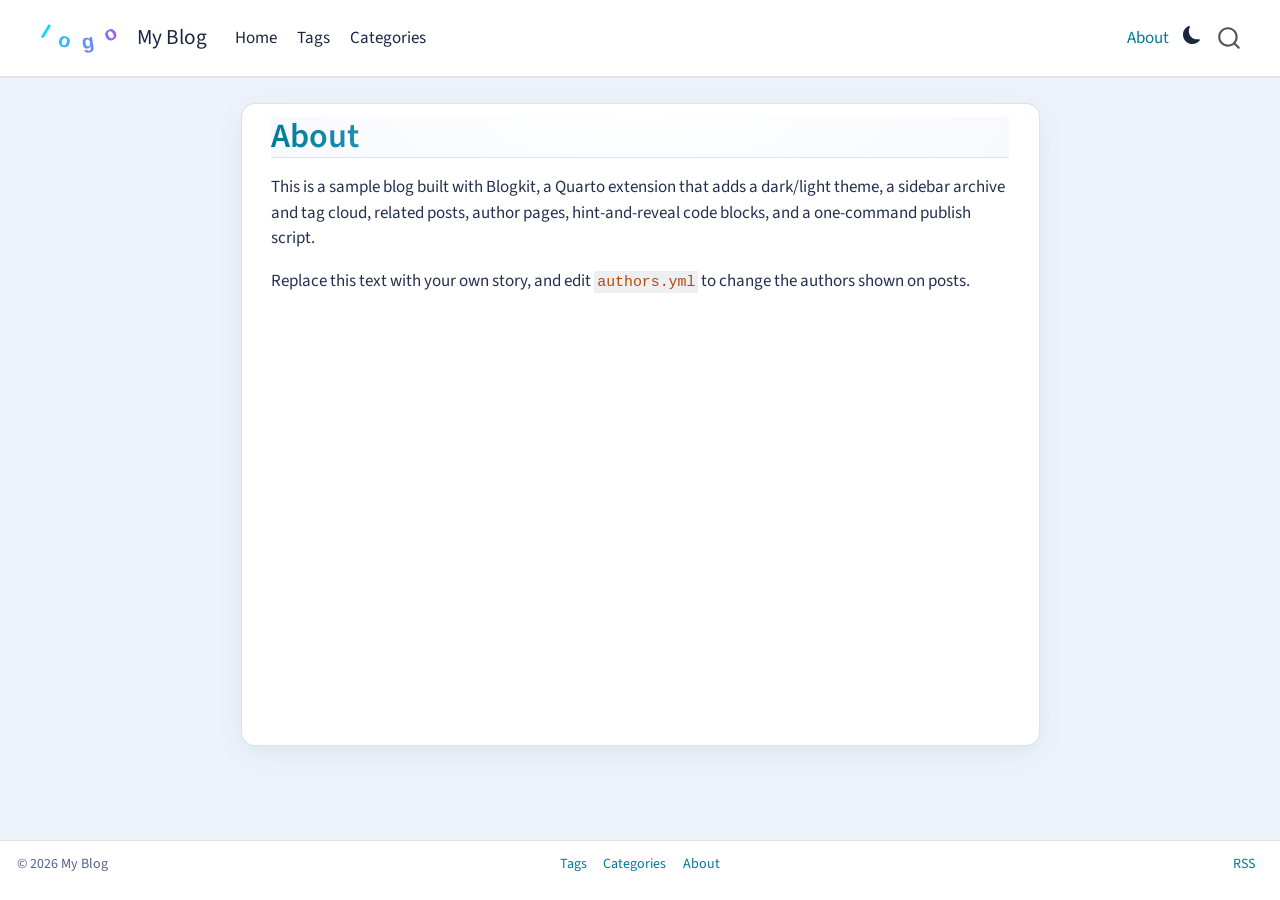
<file: docs/about.html>
<!DOCTYPE html>
<html xmlns="http://www.w3.org/1999/xhtml" lang="en" xml:lang="en"><head>

<meta charset="utf-8">
<meta name="generator" content="quarto-1.9.38">

<meta name="viewport" content="width=device-width, initial-scale=1.0, user-scalable=yes">


<title>About – My Blog</title>
<style>
/* Default styles provided by pandoc.
** See https://pandoc.org/MANUAL.html#variables-for-html for config info.
*/
code{white-space: pre-wrap;}
span.smallcaps{font-variant: small-caps;}
div.columns{display: flex; gap: min(4vw, 1.5em);}
div.column{flex: auto; overflow-x: auto;}
div.hanging-indent{margin-left: 1.5em; text-indent: -1.5em;}
ul.task-list{list-style: none;}
ul.task-list li input[type="checkbox"] {
  width: 0.8em;
  margin: 0 0.8em 0.2em -1em; /* quarto-specific, see https://github.com/quarto-dev/quarto-cli/issues/4556 */ 
  vertical-align: middle;
}
</style>


<script src="site_libs/quarto-nav/quarto-nav.js"></script>
<script src="site_libs/quarto-nav/headroom.min.js"></script>
<script src="site_libs/clipboard/clipboard.min.js"></script>
<script src="site_libs/quarto-search/autocomplete.umd.js"></script>
<script src="site_libs/quarto-search/fuse.min.js"></script>
<script src="site_libs/quarto-search/quarto-search.js"></script>
<meta name="quarto:offset" content="./">
<script src="site_libs/quarto-html/quarto.js" type="module"></script>
<script src="site_libs/quarto-html/tabsets/tabsets.js" type="module"></script>
<script src="site_libs/quarto-html/popper.min.js"></script>
<script src="site_libs/quarto-html/tippy.umd.min.js"></script>
<script src="site_libs/quarto-html/anchor.min.js"></script>
<link href="site_libs/quarto-html/tippy.css" rel="stylesheet">
<link href="site_libs/quarto-html/quarto-syntax-highlighting-de63f62b328812d8e578a4d74e282472.css" rel="stylesheet" class="quarto-color-scheme" id="quarto-text-highlighting-styles">
<link href="site_libs/quarto-html/quarto-syntax-highlighting-dark-ccafe2c99a4564d55934ca8539ca9f46.css" rel="stylesheet" class="quarto-color-scheme quarto-color-alternate" id="quarto-text-highlighting-styles">
<link href="site_libs/quarto-html/quarto-syntax-highlighting-de63f62b328812d8e578a4d74e282472.css" rel="stylesheet" class="quarto-color-scheme-extra" id="quarto-text-highlighting-styles">
<script src="site_libs/bootstrap/bootstrap.min.js"></script>
<link href="site_libs/bootstrap/bootstrap-icons.css" rel="stylesheet">
<link href="site_libs/bootstrap/bootstrap-1f7249002a96980cd454805216f9e3b3.min.css" rel="stylesheet" append-hash="true" class="quarto-color-scheme" id="quarto-bootstrap" data-mode="light">
<link href="site_libs/bootstrap/bootstrap-dark-de4fa3b7647c5fefd9d59d6b8dfc486f.min.css" rel="stylesheet" append-hash="true" class="quarto-color-scheme quarto-color-alternate" id="quarto-bootstrap" data-mode="dark">
<link href="site_libs/bootstrap/bootstrap-1f7249002a96980cd454805216f9e3b3.min.css" rel="stylesheet" append-hash="true" class="quarto-color-scheme-extra" id="quarto-bootstrap" data-mode="light">
<script id="quarto-search-options" type="application/json">{
  "location": "navbar",
  "copy-button": false,
  "collapse-after": 3,
  "panel-placement": "end",
  "type": "overlay",
  "limit": 50,
  "keyboard-shortcut": [
    "f",
    "/",
    "s"
  ],
  "show-item-context": false,
  "language": {
    "search-no-results-text": "No results",
    "search-matching-documents-text": "matching documents",
    "search-copy-link-title": "Copy link to search",
    "search-hide-matches-text": "Hide additional matches",
    "search-more-match-text": "more match in this document",
    "search-more-matches-text": "more matches in this document",
    "search-clear-button-title": "Clear",
    "search-text-placeholder": "",
    "search-detached-cancel-button-title": "Cancel",
    "search-submit-button-title": "Submit",
    "search-label": "Search"
  }
}</script>


<link rel="stylesheet" href="site_libs/quarto-contrib/quarto-project/blogkit/styles.css">
</head>

<body class="nav-fixed fullcontent quarto-light"><script id="quarto-html-before-body" type="application/javascript">
    const toggleBodyColorMode = (bsSheetEl) => {
      const mode = bsSheetEl.getAttribute("data-mode");
      const bodyEl = window.document.querySelector("body");
      if (mode === "dark") {
        bodyEl.classList.add("quarto-dark");
        bodyEl.classList.remove("quarto-light");
      } else {
        bodyEl.classList.add("quarto-light");
        bodyEl.classList.remove("quarto-dark");
      }
    }
    const toggleBodyColorPrimary = () => {
      const bsSheetEl = window.document.querySelector("link#quarto-bootstrap:not([rel=disabled-stylesheet])");
      if (bsSheetEl) {
        toggleBodyColorMode(bsSheetEl);
      }
    }
    const setColorSchemeToggle = (alternate) => {
      const toggles = window.document.querySelectorAll('.quarto-color-scheme-toggle');
      for (let i=0; i < toggles.length; i++) {
        const toggle = toggles[i];
        if (toggle) {
          if (alternate) {
            toggle.classList.add("alternate");
          } else {
            toggle.classList.remove("alternate");
          }
        }
      }
    };
    const toggleColorMode = (alternate) => {
      // Switch the stylesheets
      const primaryStylesheets = window.document.querySelectorAll('link.quarto-color-scheme:not(.quarto-color-alternate)');
      const alternateStylesheets = window.document.querySelectorAll('link.quarto-color-scheme.quarto-color-alternate');
      manageTransitions('#quarto-margin-sidebar .nav-link', false);
      if (alternate) {
        // note: dark is layered on light, we don't disable primary!
        enableStylesheet(alternateStylesheets);
        for (const sheetNode of alternateStylesheets) {
          if (sheetNode.id === "quarto-bootstrap") {
            toggleBodyColorMode(sheetNode);
          }
        }
      } else {
        disableStylesheet(alternateStylesheets);
        enableStylesheet(primaryStylesheets)
        toggleBodyColorPrimary();
      }
      manageTransitions('#quarto-margin-sidebar .nav-link', true);
      // Switch the toggles
      setColorSchemeToggle(alternate)
      // Hack to workaround the fact that safari doesn't
      // properly recolor the scrollbar when toggling (#1455)
      if (navigator.userAgent.indexOf('Safari') > 0 && navigator.userAgent.indexOf('Chrome') == -1) {
        manageTransitions("body", false);
        window.scrollTo(0, 1);
        setTimeout(() => {
          window.scrollTo(0, 0);
          manageTransitions("body", true);
        }, 40);
      }
    }
    const disableStylesheet = (stylesheets) => {
      for (let i=0; i < stylesheets.length; i++) {
        const stylesheet = stylesheets[i];
        stylesheet.rel = 'disabled-stylesheet';
      }
    }
    const enableStylesheet = (stylesheets) => {
      for (let i=0; i < stylesheets.length; i++) {
        const stylesheet = stylesheets[i];
        if(stylesheet.rel !== 'stylesheet') { // for Chrome, which will still FOUC without this check
          stylesheet.rel = 'stylesheet';
        }
      }
    }
    const manageTransitions = (selector, allowTransitions) => {
      const els = window.document.querySelectorAll(selector);
      for (let i=0; i < els.length; i++) {
        const el = els[i];
        if (allowTransitions) {
          el.classList.remove('notransition');
        } else {
          el.classList.add('notransition');
        }
      }
    }
    const isFileUrl = () => {
      return window.location.protocol === 'file:';
    }
    const hasAlternateSentinel = () => {
      let styleSentinel = getColorSchemeSentinel();
      if (styleSentinel !== null) {
        return styleSentinel === "alternate";
      } else {
        return false;
      }
    }
    const setStyleSentinel = (alternate) => {
      const value = alternate ? "alternate" : "default";
      if (!isFileUrl()) {
        window.localStorage.setItem("quarto-color-scheme", value);
      } else {
        localAlternateSentinel = value;
      }
    }
    const getColorSchemeSentinel = () => {
      if (!isFileUrl()) {
        const storageValue = window.localStorage.getItem("quarto-color-scheme");
        return storageValue != null ? storageValue : localAlternateSentinel;
      } else {
        return localAlternateSentinel;
      }
    }
    const toggleGiscusIfUsed = (isAlternate, darkModeDefault) => {
      const baseTheme = document.querySelector('#giscus-base-theme')?.value ?? 'light';
      const alternateTheme = document.querySelector('#giscus-alt-theme')?.value ?? 'dark';
      let newTheme = '';
      if(authorPrefersDark) {
        newTheme = isAlternate ? baseTheme : alternateTheme;
      } else {
        newTheme = isAlternate ? alternateTheme : baseTheme;
      }
      const changeGiscusTheme = () => {
        // From: https://github.com/giscus/giscus/issues/336
        const sendMessage = (message) => {
          const iframe = document.querySelector('iframe.giscus-frame');
          if (!iframe) return;
          iframe.contentWindow.postMessage({ giscus: message }, 'https://giscus.app');
        }
        sendMessage({
          setConfig: {
            theme: newTheme
          }
        });
      }
      const isGiscussLoaded = window.document.querySelector('iframe.giscus-frame') !== null;
      if (isGiscussLoaded) {
        changeGiscusTheme();
      }
    };
    const authorPrefersDark = false;
    const darkModeDefault = authorPrefersDark;
      document.querySelector('link#quarto-text-highlighting-styles.quarto-color-scheme-extra').rel = 'disabled-stylesheet';
      document.querySelector('link#quarto-bootstrap.quarto-color-scheme-extra').rel = 'disabled-stylesheet';
    let localAlternateSentinel = darkModeDefault ? 'alternate' : 'default';
    // Dark / light mode switch
    window.quartoToggleColorScheme = () => {
      // Read the current dark / light value
      let toAlternate = !hasAlternateSentinel();
      toggleColorMode(toAlternate);
      setStyleSentinel(toAlternate);
      toggleGiscusIfUsed(toAlternate, darkModeDefault);
      window.dispatchEvent(new Event('resize'));
    };
    // Switch to dark mode if need be
    if (hasAlternateSentinel()) {
      toggleColorMode(true);
    } else {
      toggleColorMode(false);
    }
  </script>

<div id="quarto-search-results"></div>
  <header id="quarto-header" class="headroom fixed-top">
    <nav class="navbar navbar-expand-lg " data-bs-theme="dark">
      <div class="navbar-container container-fluid">
      <div class="navbar-brand-container mx-auto">
    <a href="./index.html" class="navbar-brand navbar-brand-logo">
    <img src="./img/logo.svg" alt="" class="navbar-logo light-content">
    <img src="./img/logo.svg" alt="" class="navbar-logo dark-content">
    </a>
    <a class="navbar-brand" href="./index.html">
    <span class="navbar-title">My Blog</span>
    </a>
  </div>
            <div id="quarto-search" class="" title="Search"></div>
          <button class="navbar-toggler" type="button" data-bs-toggle="collapse" data-bs-target="#navbarCollapse" aria-controls="navbarCollapse" role="menu" aria-expanded="false" aria-label="Toggle navigation" onclick="if (window.quartoToggleHeadroom) { window.quartoToggleHeadroom(); }">
  <span class="navbar-toggler-icon"></span>
</button>
          <div class="collapse navbar-collapse" id="navbarCollapse">
            <ul class="navbar-nav navbar-nav-scroll me-auto">
  <li class="nav-item">
    <a class="nav-link" href="./index.html"> 
<span class="menu-text">Home</span></a>
  </li>  
  <li class="nav-item">
    <a class="nav-link" href="./tags.html"> 
<span class="menu-text">Tags</span></a>
  </li>  
  <li class="nav-item">
    <a class="nav-link" href="./categories.html"> 
<span class="menu-text">Categories</span></a>
  </li>  
</ul>
            <ul class="navbar-nav navbar-nav-scroll ms-auto">
  <li class="nav-item">
    <a class="nav-link active" href="./about.html" aria-current="page"> 
<span class="menu-text">About</span></a>
  </li>  
</ul>
          </div> <!-- /navcollapse -->
            <div class="quarto-navbar-tools">
  <a href="" class="quarto-color-scheme-toggle quarto-navigation-tool  px-1" onclick="window.quartoToggleColorScheme(); return false;" title="Toggle dark mode"><i class="bi"></i></a>
</div>
      </div> <!-- /container-fluid -->
    </nav>
</header>
<!-- content -->
<div id="quarto-content" class="quarto-container page-columns page-rows-contents page-layout-article page-navbar">
<!-- sidebar -->
<!-- margin-sidebar -->
    
<!-- main -->
<main class="content" id="quarto-document-content">


<header id="title-block-header" class="quarto-title-block default">
<div class="quarto-title">
<h1 class="title">About</h1>
</div>



<div class="quarto-title-meta">

    
  
    
  </div>
  


</header>


<p>This is a sample blog built with Blogkit, a Quarto extension that adds a dark/light theme, a sidebar archive and tag cloud, related posts, author pages, hint-and-reveal code blocks, and a one-command publish script.</p>
<p>Replace this text with your own story, and edit <code>authors.yml</code> to change the authors shown on posts.</p>



</main> <!-- /main -->
<script>
/* Blog-wide "See hint" / "Reveal code" toggles.
   Markup in a post:
     ::: {.reveal-code}
     ::: {.hint}
     Hint text
     :::

     ```c
     code
     ```
     :::
   Without JavaScript the code and hint simply stay visible. */
(function () {
  function init() {
    document.querySelectorAll('.reveal-code').forEach(function (box, n) {
      var hint = box.querySelector(':scope > .hint');
      var code = box.querySelector(':scope > .code-copy-outer-scaffold, :scope > .sourceCode, :scope > pre');
      if (!code) return;
      var bar = document.createElement('div');
      bar.className = 'rc-bar';
      function button(label, target, shown, hidden) {
        var b = document.createElement('button');
        b.type = 'button';
        b.className = 'rc-btn';
        b.textContent = shown;
        b.setAttribute('aria-expanded', 'false');
        b.setAttribute('aria-controls', target.id);
        b.addEventListener('click', function () {
          var open = target.classList.toggle('rc-open');
          b.textContent = open ? hidden : shown;
          b.setAttribute('aria-expanded', open);
        });
        bar.appendChild(b);
      }
      code.id = code.id || 'rc-code-' + n;
      if (hint) {
        hint.id = hint.id || 'rc-hint-' + n;
        button('hint', hint, 'See hint', 'Hide hint');
      }
      button('code', code, 'Reveal code', 'Hide code');
      box.insertBefore(bar, box.firstChild);
      box.classList.add('rc-ready');
    });
  }
  if (document.readyState === 'loading') document.addEventListener('DOMContentLoaded', init);
  else init();
})();
</script>
<script>
/* Blogkit: load blogkit.js from the site root, whatever the page depth. */
(function () {
  var m = document.querySelector('meta[name="quarto:offset"]');
  var base = m ? m.getAttribute('content') : '';
  if (base === './') base = '';
  var s = document.createElement('script');
  s.src = base + 'blogkit.js';
  s.dataset.base = base;
  document.body.appendChild(s);
})();
</script>
<script id="quarto-html-after-body" type="application/javascript">
  window.document.addEventListener("DOMContentLoaded", function (event) {
    // Ensure there is a toggle, if there isn't float one in the top right
    if (window.document.querySelector('.quarto-color-scheme-toggle') === null) {
      const a = window.document.createElement('a');
      a.classList.add('top-right');
      a.classList.add('quarto-color-scheme-toggle');
      a.href = "";
      a.onclick = function() { try { window.quartoToggleColorScheme(); } catch {} return false; };
      const i = window.document.createElement("i");
      i.classList.add('bi');
      a.appendChild(i);
      window.document.body.appendChild(a);
    }
    setColorSchemeToggle(hasAlternateSentinel())
    const icon = "";
    const anchorJS = new window.AnchorJS();
    anchorJS.options = {
      placement: 'right',
      icon: icon
    };
    anchorJS.add('.anchored');
    const isCodeAnnotation = (el) => {
      for (const clz of el.classList) {
        if (clz.startsWith('code-annotation-')) {                     
          return true;
        }
      }
      return false;
    }
    const onCopySuccess = function(e) {
      // button target
      const button = e.trigger;
      // don't keep focus
      button.blur();
      // flash "checked"
      button.classList.add('code-copy-button-checked');
      var currentTitle = button.getAttribute("title");
      button.setAttribute("title", "Copied!");
      let tooltip;
      if (window.bootstrap) {
        button.setAttribute("data-bs-toggle", "tooltip");
        button.setAttribute("data-bs-placement", "left");
        button.setAttribute("data-bs-title", "Copied!");
        tooltip = new bootstrap.Tooltip(button, 
          { trigger: "manual", 
            customClass: "code-copy-button-tooltip",
            offset: [0, -8]});
        tooltip.show();    
      }
      setTimeout(function() {
        if (tooltip) {
          tooltip.hide();
          button.removeAttribute("data-bs-title");
          button.removeAttribute("data-bs-toggle");
          button.removeAttribute("data-bs-placement");
        }
        button.setAttribute("title", currentTitle);
        button.classList.remove('code-copy-button-checked');
      }, 1000);
      // clear code selection
      e.clearSelection();
    }
    const getTextToCopy = function(trigger) {
      const outerScaffold = trigger.parentElement.cloneNode(true);
      const codeEl = outerScaffold.querySelector('code');
      for (const childEl of codeEl.children) {
        if (isCodeAnnotation(childEl)) {
          childEl.remove();
        }
      }
      return codeEl.innerText;
    }
    const clipboard = new window.ClipboardJS('.code-copy-button:not([data-in-quarto-modal])', {
      text: getTextToCopy
    });
    clipboard.on('success', onCopySuccess);
    if (window.document.getElementById('quarto-embedded-source-code-modal')) {
      const clipboardModal = new window.ClipboardJS('.code-copy-button[data-in-quarto-modal]', {
        text: getTextToCopy,
        container: window.document.getElementById('quarto-embedded-source-code-modal')
      });
      clipboardModal.on('success', onCopySuccess);
    }
      var localhostRegex = new RegExp(/^(?:http|https):\/\/localhost\:?[0-9]*\//);
      var mailtoRegex = new RegExp(/^mailto:/);
        var filterRegex = new RegExp('/' + window.location.host + '/');
      var isInternal = (href) => {
          return filterRegex.test(href) || localhostRegex.test(href) || mailtoRegex.test(href);
      }
      // Inspect non-navigation links and adorn them if external
     var links = window.document.querySelectorAll('a[href]:not(.nav-link):not(.navbar-brand):not(.toc-action):not(.sidebar-link):not(.sidebar-item-toggle):not(.pagination-link):not(.no-external):not([aria-hidden]):not(.dropdown-item):not(.quarto-navigation-tool):not(.about-link)');
      for (var i=0; i<links.length; i++) {
        const link = links[i];
        if (!isInternal(link.href)) {
          // undo the damage that might have been done by quarto-nav.js in the case of
          // links that we want to consider external
          if (link.dataset.originalHref !== undefined) {
            link.href = link.dataset.originalHref;
          }
        }
      }
    function tippyHover(el, contentFn, onTriggerFn, onUntriggerFn) {
      const config = {
        allowHTML: true,
        maxWidth: 500,
        delay: 100,
        arrow: false,
        appendTo: function(el) {
            return el.parentElement;
        },
        interactive: true,
        interactiveBorder: 10,
        theme: 'quarto',
        placement: 'bottom-start',
      };
      if (contentFn) {
        config.content = contentFn;
      }
      if (onTriggerFn) {
        config.onTrigger = onTriggerFn;
      }
      if (onUntriggerFn) {
        config.onUntrigger = onUntriggerFn;
      }
      window.tippy(el, config); 
    }
    const noterefs = window.document.querySelectorAll('a[role="doc-noteref"]');
    for (var i=0; i<noterefs.length; i++) {
      const ref = noterefs[i];
      tippyHover(ref, function() {
        // use id or data attribute instead here
        let href = ref.getAttribute('data-footnote-href') || ref.getAttribute('href');
        try { href = new URL(href).hash; } catch {}
        const id = href.replace(/^#\/?/, "");
        const note = window.document.getElementById(id);
        if (note) {
          return note.innerHTML;
        } else {
          return "";
        }
      });
    }
    const xrefs = window.document.querySelectorAll('a.quarto-xref');
    const processXRef = (id, note) => {
      // Strip column container classes
      const stripColumnClz = (el) => {
        el.classList.remove("page-full", "page-columns");
        if (el.children) {
          for (const child of el.children) {
            stripColumnClz(child);
          }
        }
      }
      stripColumnClz(note)
      if (id === null || id.startsWith('sec-')) {
        // Special case sections, only their first couple elements
        const container = document.createElement("div");
        if (note.children && note.children.length > 2) {
          container.appendChild(note.children[0].cloneNode(true));
          for (let i = 1; i < note.children.length; i++) {
            const child = note.children[i];
            if (child.tagName === "P" && child.innerText === "") {
              continue;
            } else {
              container.appendChild(child.cloneNode(true));
              break;
            }
          }
          if (window.Quarto?.typesetMath) {
            window.Quarto.typesetMath(container);
          }
          return container.innerHTML
        } else {
          if (window.Quarto?.typesetMath) {
            window.Quarto.typesetMath(note);
          }
          return note.innerHTML;
        }
      } else {
        // Remove any anchor links if they are present
        const anchorLink = note.querySelector('a.anchorjs-link');
        if (anchorLink) {
          anchorLink.remove();
        }
        if (window.Quarto?.typesetMath) {
          window.Quarto.typesetMath(note);
        }
        if (note.classList.contains("callout")) {
          return note.outerHTML;
        } else {
          return note.innerHTML;
        }
      }
    }
    for (var i=0; i<xrefs.length; i++) {
      const xref = xrefs[i];
      tippyHover(xref, undefined, function(instance) {
        instance.disable();
        let url = xref.getAttribute('href');
        let hash = undefined; 
        if (url.startsWith('#')) {
          hash = url;
        } else {
          try { hash = new URL(url).hash; } catch {}
        }
        if (hash) {
          const id = hash.replace(/^#\/?/, "");
          const note = window.document.getElementById(id);
          if (note !== null) {
            try {
              const html = processXRef(id, note.cloneNode(true));
              instance.setContent(html);
            } finally {
              instance.enable();
              instance.show();
            }
          } else {
            // See if we can fetch this
            fetch(url.split('#')[0])
            .then(res => res.text())
            .then(html => {
              const parser = new DOMParser();
              const htmlDoc = parser.parseFromString(html, "text/html");
              const note = htmlDoc.getElementById(id);
              if (note !== null) {
                const html = processXRef(id, note);
                instance.setContent(html);
              } 
            }).finally(() => {
              instance.enable();
              instance.show();
            });
          }
        } else {
          // See if we can fetch a full url (with no hash to target)
          // This is a special case and we should probably do some content thinning / targeting
          fetch(url)
          .then(res => res.text())
          .then(html => {
            const parser = new DOMParser();
            const htmlDoc = parser.parseFromString(html, "text/html");
            const note = htmlDoc.querySelector('main.content');
            if (note !== null) {
              // This should only happen for chapter cross references
              // (since there is no id in the URL)
              // remove the first header
              if (note.children.length > 0 && note.children[0].tagName === "HEADER") {
                note.children[0].remove();
              }
              const html = processXRef(null, note);
              instance.setContent(html);
            } 
          }).finally(() => {
            instance.enable();
            instance.show();
          });
        }
      }, function(instance) {
      });
    }
        let selectedAnnoteEl;
        const selectorForAnnotation = ( cell, annotation) => {
          let cellAttr = 'data-code-cell="' + cell + '"';
          let lineAttr = 'data-code-annotation="' +  annotation + '"';
          const selector = 'span[' + cellAttr + '][' + lineAttr + ']';
          return selector;
        }
        const selectCodeLines = (annoteEl) => {
          const doc = window.document;
          const targetCell = annoteEl.getAttribute("data-target-cell");
          const targetAnnotation = annoteEl.getAttribute("data-target-annotation");
          const annoteSpan = window.document.querySelector(selectorForAnnotation(targetCell, targetAnnotation));
          const lines = annoteSpan.getAttribute("data-code-lines").split(",");
          const lineIds = lines.map((line) => {
            return targetCell + "-" + line;
          })
          let top = null;
          let height = null;
          let parent = null;
          if (lineIds.length > 0) {
              //compute the position of the single el (top and bottom and make a div)
              const el = window.document.getElementById(lineIds[0]);
              top = el.offsetTop;
              height = el.offsetHeight;
              parent = el.parentElement.parentElement;
            if (lineIds.length > 1) {
              const lastEl = window.document.getElementById(lineIds[lineIds.length - 1]);
              const bottom = lastEl.offsetTop + lastEl.offsetHeight;
              height = bottom - top;
            }
            if (top !== null && height !== null && parent !== null) {
              // cook up a div (if necessary) and position it 
              let div = window.document.getElementById("code-annotation-line-highlight");
              if (div === null) {
                div = window.document.createElement("div");
                div.setAttribute("id", "code-annotation-line-highlight");
                div.style.position = 'absolute';
                parent.appendChild(div);
              }
              div.style.top = top - 2 + "px";
              div.style.height = height + 4 + "px";
              div.style.left = 0;
              let gutterDiv = window.document.getElementById("code-annotation-line-highlight-gutter");
              if (gutterDiv === null) {
                gutterDiv = window.document.createElement("div");
                gutterDiv.setAttribute("id", "code-annotation-line-highlight-gutter");
                gutterDiv.style.position = 'absolute';
                const codeCell = window.document.getElementById(targetCell);
                const gutter = codeCell.querySelector('.code-annotation-gutter');
                gutter.appendChild(gutterDiv);
              }
              gutterDiv.style.top = top - 2 + "px";
              gutterDiv.style.height = height + 4 + "px";
            }
            selectedAnnoteEl = annoteEl;
          }
        };
        const unselectCodeLines = () => {
          const elementsIds = ["code-annotation-line-highlight", "code-annotation-line-highlight-gutter"];
          elementsIds.forEach((elId) => {
            const div = window.document.getElementById(elId);
            if (div) {
              div.remove();
            }
          });
          selectedAnnoteEl = undefined;
        };
          // Handle positioning of the toggle
      window.addEventListener(
        "resize",
        throttle(() => {
          elRect = undefined;
          if (selectedAnnoteEl) {
            selectCodeLines(selectedAnnoteEl);
          }
        }, 10)
      );
      function throttle(fn, ms) {
      let throttle = false;
      let timer;
        return (...args) => {
          if(!throttle) { // first call gets through
              fn.apply(this, args);
              throttle = true;
          } else { // all the others get throttled
              if(timer) clearTimeout(timer); // cancel #2
              timer = setTimeout(() => {
                fn.apply(this, args);
                timer = throttle = false;
              }, ms);
          }
        };
      }
        // Attach click handler to the DT
        const annoteDls = window.document.querySelectorAll('dt[data-target-cell]');
        for (const annoteDlNode of annoteDls) {
          annoteDlNode.addEventListener('click', (event) => {
            const clickedEl = event.target;
            if (clickedEl !== selectedAnnoteEl) {
              unselectCodeLines();
              const activeEl = window.document.querySelector('dt[data-target-cell].code-annotation-active');
              if (activeEl) {
                activeEl.classList.remove('code-annotation-active');
              }
              selectCodeLines(clickedEl);
              clickedEl.classList.add('code-annotation-active');
            } else {
              // Unselect the line
              unselectCodeLines();
              clickedEl.classList.remove('code-annotation-active');
            }
          });
        }
    const findCites = (el) => {
      const parentEl = el.parentElement;
      if (parentEl) {
        const cites = parentEl.dataset.cites;
        if (cites) {
          return {
            el,
            cites: cites.split(' ')
          };
        } else {
          return findCites(el.parentElement)
        }
      } else {
        return undefined;
      }
    };
    var bibliorefs = window.document.querySelectorAll('a[role="doc-biblioref"]');
    for (var i=0; i<bibliorefs.length; i++) {
      const ref = bibliorefs[i];
      const citeInfo = findCites(ref);
      if (citeInfo) {
        tippyHover(citeInfo.el, function() {
          var popup = window.document.createElement('div');
          citeInfo.cites.forEach(function(cite) {
            var citeDiv = window.document.createElement('div');
            citeDiv.classList.add('hanging-indent');
            citeDiv.classList.add('csl-entry');
            var biblioDiv = window.document.getElementById('ref-' + cite);
            if (biblioDiv) {
              citeDiv.innerHTML = biblioDiv.innerHTML;
            }
            popup.appendChild(citeDiv);
          });
          return popup.innerHTML;
        });
      }
    }
  });
  </script>
</div> <!-- /content -->
<footer class="footer">
  <div class="nav-footer">
    <div class="nav-footer-left">
<p>© 2026 My Blog</p>
</div>   
    <div class="nav-footer-center">
      <ul class="footer-items list-unstyled">
    <li class="nav-item">
    <a class="nav-link" href="./tags.html">
<p>Tags</p>
</a>
  </li>  
    <li class="nav-item">
    <a class="nav-link" href="./categories.html">
<p>Categories</p>
</a>
  </li>  
    <li class="nav-item">
    <a class="nav-link" href="./about.html">
<p>About</p>
</a>
  </li>  
</ul>
    </div>
    <div class="nav-footer-right">
      <ul class="footer-items list-unstyled">
    <li class="nav-item">
    <a class="nav-link" href="./index.xml">
<p>RSS</p>
</a>
  </li>  
</ul>
    </div>
  </div>
</footer>




</body></html>
</file>
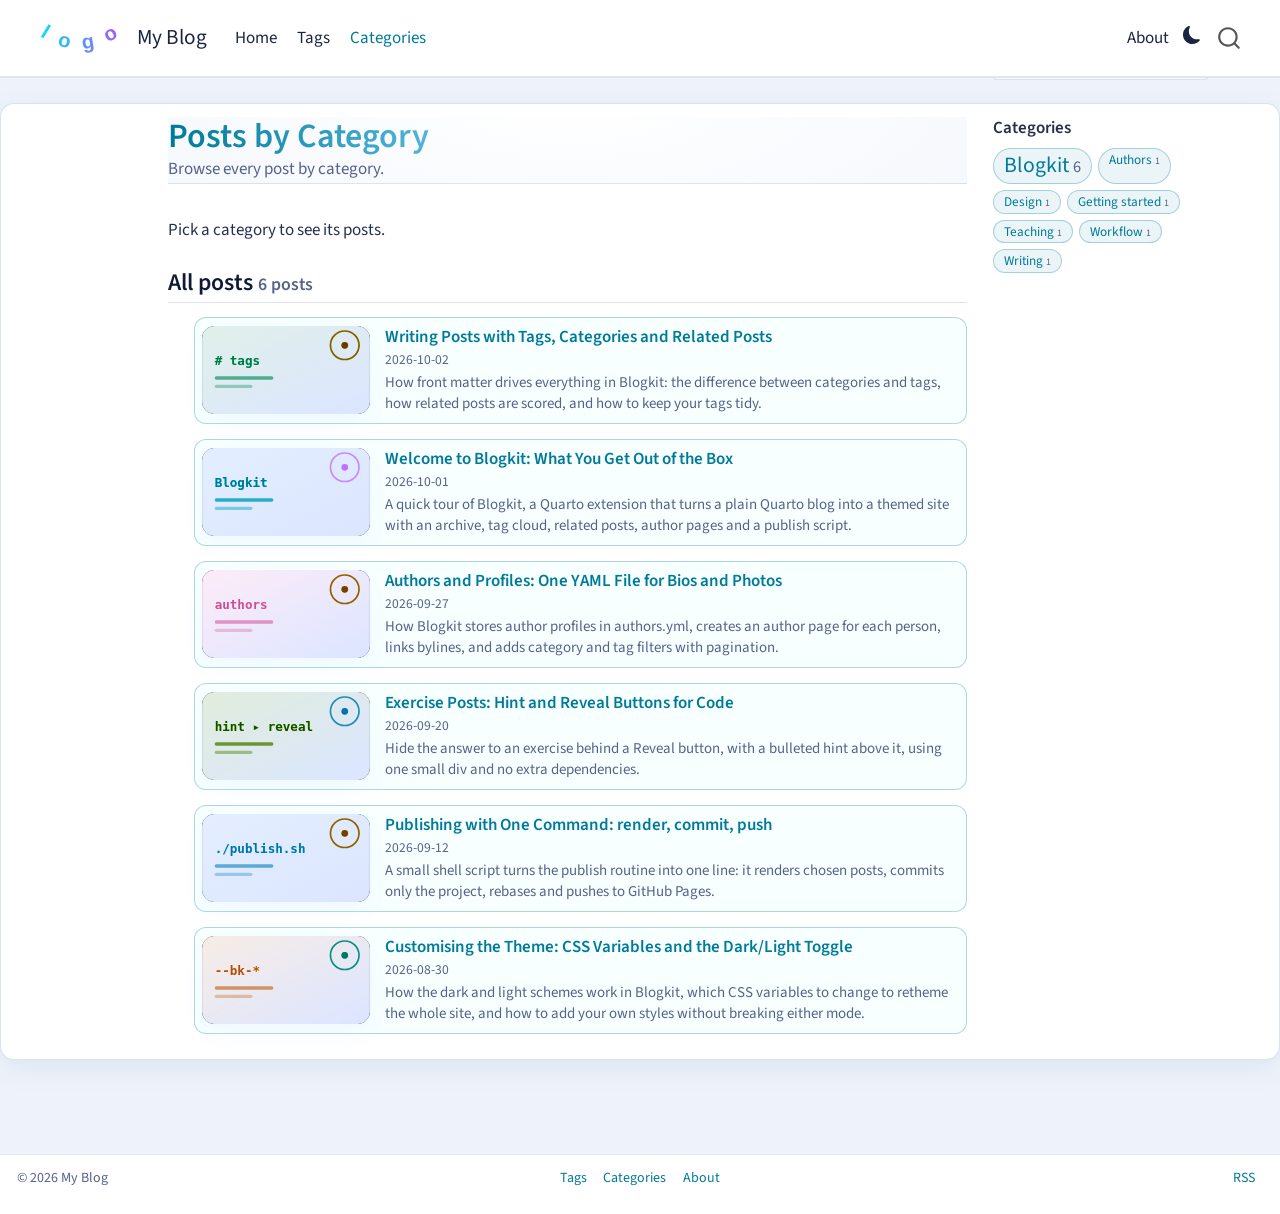
<file: docs/categories.html>
<!DOCTYPE html>
<html xmlns="http://www.w3.org/1999/xhtml" lang="en" xml:lang="en"><head>

<meta charset="utf-8">
<meta name="generator" content="quarto-1.9.38">

<meta name="viewport" content="width=device-width, initial-scale=1.0, user-scalable=yes">

<meta name="description" content="Browse every post by category.">

<title>Posts by Category – My Blog</title>
<style>
/* Default styles provided by pandoc.
** See https://pandoc.org/MANUAL.html#variables-for-html for config info.
*/
code{white-space: pre-wrap;}
span.smallcaps{font-variant: small-caps;}
div.columns{display: flex; gap: min(4vw, 1.5em);}
div.column{flex: auto; overflow-x: auto;}
div.hanging-indent{margin-left: 1.5em; text-indent: -1.5em;}
ul.task-list{list-style: none;}
ul.task-list li input[type="checkbox"] {
  width: 0.8em;
  margin: 0 0.8em 0.2em -1em; /* quarto-specific, see https://github.com/quarto-dev/quarto-cli/issues/4556 */ 
  vertical-align: middle;
}
</style>


<script src="site_libs/quarto-nav/quarto-nav.js"></script>
<script src="site_libs/quarto-nav/headroom.min.js"></script>
<script src="site_libs/clipboard/clipboard.min.js"></script>
<script src="site_libs/quarto-search/autocomplete.umd.js"></script>
<script src="site_libs/quarto-search/fuse.min.js"></script>
<script src="site_libs/quarto-search/quarto-search.js"></script>
<meta name="quarto:offset" content="./">
<script src="site_libs/quarto-html/quarto.js" type="module"></script>
<script src="site_libs/quarto-html/tabsets/tabsets.js" type="module"></script>
<script src="site_libs/quarto-html/popper.min.js"></script>
<script src="site_libs/quarto-html/tippy.umd.min.js"></script>
<script src="site_libs/quarto-html/anchor.min.js"></script>
<link href="site_libs/quarto-html/tippy.css" rel="stylesheet">
<link href="site_libs/quarto-html/quarto-syntax-highlighting-de63f62b328812d8e578a4d74e282472.css" rel="stylesheet" class="quarto-color-scheme" id="quarto-text-highlighting-styles">
<link href="site_libs/quarto-html/quarto-syntax-highlighting-dark-ccafe2c99a4564d55934ca8539ca9f46.css" rel="stylesheet" class="quarto-color-scheme quarto-color-alternate" id="quarto-text-highlighting-styles">
<link href="site_libs/quarto-html/quarto-syntax-highlighting-de63f62b328812d8e578a4d74e282472.css" rel="stylesheet" class="quarto-color-scheme-extra" id="quarto-text-highlighting-styles">
<script src="site_libs/bootstrap/bootstrap.min.js"></script>
<link href="site_libs/bootstrap/bootstrap-icons.css" rel="stylesheet">
<link href="site_libs/bootstrap/bootstrap-1f7249002a96980cd454805216f9e3b3.min.css" rel="stylesheet" append-hash="true" class="quarto-color-scheme" id="quarto-bootstrap" data-mode="light">
<link href="site_libs/bootstrap/bootstrap-dark-de4fa3b7647c5fefd9d59d6b8dfc486f.min.css" rel="stylesheet" append-hash="true" class="quarto-color-scheme quarto-color-alternate" id="quarto-bootstrap" data-mode="dark">
<link href="site_libs/bootstrap/bootstrap-1f7249002a96980cd454805216f9e3b3.min.css" rel="stylesheet" append-hash="true" class="quarto-color-scheme-extra" id="quarto-bootstrap" data-mode="light">
<script id="quarto-search-options" type="application/json">{
  "location": "navbar",
  "copy-button": false,
  "collapse-after": 3,
  "panel-placement": "end",
  "type": "overlay",
  "limit": 50,
  "keyboard-shortcut": [
    "f",
    "/",
    "s"
  ],
  "show-item-context": false,
  "language": {
    "search-no-results-text": "No results",
    "search-matching-documents-text": "matching documents",
    "search-copy-link-title": "Copy link to search",
    "search-hide-matches-text": "Hide additional matches",
    "search-more-match-text": "more match in this document",
    "search-more-matches-text": "more matches in this document",
    "search-clear-button-title": "Clear",
    "search-text-placeholder": "",
    "search-detached-cancel-button-title": "Cancel",
    "search-submit-button-title": "Submit",
    "search-label": "Search"
  }
}</script>


<link rel="stylesheet" href="site_libs/quarto-contrib/quarto-project/blogkit/styles.css">
</head>

<body class="nav-fixed quarto-light"><script id="quarto-html-before-body" type="application/javascript">
    const toggleBodyColorMode = (bsSheetEl) => {
      const mode = bsSheetEl.getAttribute("data-mode");
      const bodyEl = window.document.querySelector("body");
      if (mode === "dark") {
        bodyEl.classList.add("quarto-dark");
        bodyEl.classList.remove("quarto-light");
      } else {
        bodyEl.classList.add("quarto-light");
        bodyEl.classList.remove("quarto-dark");
      }
    }
    const toggleBodyColorPrimary = () => {
      const bsSheetEl = window.document.querySelector("link#quarto-bootstrap:not([rel=disabled-stylesheet])");
      if (bsSheetEl) {
        toggleBodyColorMode(bsSheetEl);
      }
    }
    const setColorSchemeToggle = (alternate) => {
      const toggles = window.document.querySelectorAll('.quarto-color-scheme-toggle');
      for (let i=0; i < toggles.length; i++) {
        const toggle = toggles[i];
        if (toggle) {
          if (alternate) {
            toggle.classList.add("alternate");
          } else {
            toggle.classList.remove("alternate");
          }
        }
      }
    };
    const toggleColorMode = (alternate) => {
      // Switch the stylesheets
      const primaryStylesheets = window.document.querySelectorAll('link.quarto-color-scheme:not(.quarto-color-alternate)');
      const alternateStylesheets = window.document.querySelectorAll('link.quarto-color-scheme.quarto-color-alternate');
      manageTransitions('#quarto-margin-sidebar .nav-link', false);
      if (alternate) {
        // note: dark is layered on light, we don't disable primary!
        enableStylesheet(alternateStylesheets);
        for (const sheetNode of alternateStylesheets) {
          if (sheetNode.id === "quarto-bootstrap") {
            toggleBodyColorMode(sheetNode);
          }
        }
      } else {
        disableStylesheet(alternateStylesheets);
        enableStylesheet(primaryStylesheets)
        toggleBodyColorPrimary();
      }
      manageTransitions('#quarto-margin-sidebar .nav-link', true);
      // Switch the toggles
      setColorSchemeToggle(alternate)
      // Hack to workaround the fact that safari doesn't
      // properly recolor the scrollbar when toggling (#1455)
      if (navigator.userAgent.indexOf('Safari') > 0 && navigator.userAgent.indexOf('Chrome') == -1) {
        manageTransitions("body", false);
        window.scrollTo(0, 1);
        setTimeout(() => {
          window.scrollTo(0, 0);
          manageTransitions("body", true);
        }, 40);
      }
    }
    const disableStylesheet = (stylesheets) => {
      for (let i=0; i < stylesheets.length; i++) {
        const stylesheet = stylesheets[i];
        stylesheet.rel = 'disabled-stylesheet';
      }
    }
    const enableStylesheet = (stylesheets) => {
      for (let i=0; i < stylesheets.length; i++) {
        const stylesheet = stylesheets[i];
        if(stylesheet.rel !== 'stylesheet') { // for Chrome, which will still FOUC without this check
          stylesheet.rel = 'stylesheet';
        }
      }
    }
    const manageTransitions = (selector, allowTransitions) => {
      const els = window.document.querySelectorAll(selector);
      for (let i=0; i < els.length; i++) {
        const el = els[i];
        if (allowTransitions) {
          el.classList.remove('notransition');
        } else {
          el.classList.add('notransition');
        }
      }
    }
    const isFileUrl = () => {
      return window.location.protocol === 'file:';
    }
    const hasAlternateSentinel = () => {
      let styleSentinel = getColorSchemeSentinel();
      if (styleSentinel !== null) {
        return styleSentinel === "alternate";
      } else {
        return false;
      }
    }
    const setStyleSentinel = (alternate) => {
      const value = alternate ? "alternate" : "default";
      if (!isFileUrl()) {
        window.localStorage.setItem("quarto-color-scheme", value);
      } else {
        localAlternateSentinel = value;
      }
    }
    const getColorSchemeSentinel = () => {
      if (!isFileUrl()) {
        const storageValue = window.localStorage.getItem("quarto-color-scheme");
        return storageValue != null ? storageValue : localAlternateSentinel;
      } else {
        return localAlternateSentinel;
      }
    }
    const toggleGiscusIfUsed = (isAlternate, darkModeDefault) => {
      const baseTheme = document.querySelector('#giscus-base-theme')?.value ?? 'light';
      const alternateTheme = document.querySelector('#giscus-alt-theme')?.value ?? 'dark';
      let newTheme = '';
      if(authorPrefersDark) {
        newTheme = isAlternate ? baseTheme : alternateTheme;
      } else {
        newTheme = isAlternate ? alternateTheme : baseTheme;
      }
      const changeGiscusTheme = () => {
        // From: https://github.com/giscus/giscus/issues/336
        const sendMessage = (message) => {
          const iframe = document.querySelector('iframe.giscus-frame');
          if (!iframe) return;
          iframe.contentWindow.postMessage({ giscus: message }, 'https://giscus.app');
        }
        sendMessage({
          setConfig: {
            theme: newTheme
          }
        });
      }
      const isGiscussLoaded = window.document.querySelector('iframe.giscus-frame') !== null;
      if (isGiscussLoaded) {
        changeGiscusTheme();
      }
    };
    const authorPrefersDark = false;
    const darkModeDefault = authorPrefersDark;
      document.querySelector('link#quarto-text-highlighting-styles.quarto-color-scheme-extra').rel = 'disabled-stylesheet';
      document.querySelector('link#quarto-bootstrap.quarto-color-scheme-extra').rel = 'disabled-stylesheet';
    let localAlternateSentinel = darkModeDefault ? 'alternate' : 'default';
    // Dark / light mode switch
    window.quartoToggleColorScheme = () => {
      // Read the current dark / light value
      let toAlternate = !hasAlternateSentinel();
      toggleColorMode(toAlternate);
      setStyleSentinel(toAlternate);
      toggleGiscusIfUsed(toAlternate, darkModeDefault);
      window.dispatchEvent(new Event('resize'));
    };
    // Switch to dark mode if need be
    if (hasAlternateSentinel()) {
      toggleColorMode(true);
    } else {
      toggleColorMode(false);
    }
  </script>

<div id="quarto-search-results"></div>
  <header id="quarto-header" class="headroom fixed-top">
    <nav class="navbar navbar-expand-lg " data-bs-theme="dark">
      <div class="navbar-container container-fluid">
      <div class="navbar-brand-container mx-auto">
    <a href="./index.html" class="navbar-brand navbar-brand-logo">
    <img src="./img/logo.svg" alt="" class="navbar-logo light-content">
    <img src="./img/logo.svg" alt="" class="navbar-logo dark-content">
    </a>
    <a class="navbar-brand" href="./index.html">
    <span class="navbar-title">My Blog</span>
    </a>
  </div>
            <div id="quarto-search" class="" title="Search"></div>
          <button class="navbar-toggler" type="button" data-bs-toggle="collapse" data-bs-target="#navbarCollapse" aria-controls="navbarCollapse" role="menu" aria-expanded="false" aria-label="Toggle navigation" onclick="if (window.quartoToggleHeadroom) { window.quartoToggleHeadroom(); }">
  <span class="navbar-toggler-icon"></span>
</button>
          <div class="collapse navbar-collapse" id="navbarCollapse">
            <ul class="navbar-nav navbar-nav-scroll me-auto">
  <li class="nav-item">
    <a class="nav-link" href="./index.html"> 
<span class="menu-text">Home</span></a>
  </li>  
  <li class="nav-item">
    <a class="nav-link" href="./tags.html"> 
<span class="menu-text">Tags</span></a>
  </li>  
  <li class="nav-item">
    <a class="nav-link active" href="./categories.html" aria-current="page"> 
<span class="menu-text">Categories</span></a>
  </li>  
</ul>
            <ul class="navbar-nav navbar-nav-scroll ms-auto">
  <li class="nav-item">
    <a class="nav-link" href="./about.html"> 
<span class="menu-text">About</span></a>
  </li>  
</ul>
          </div> <!-- /navcollapse -->
            <div class="quarto-navbar-tools">
  <a href="" class="quarto-color-scheme-toggle quarto-navigation-tool  px-1" onclick="window.quartoToggleColorScheme(); return false;" title="Toggle dark mode"><i class="bi"></i></a>
</div>
      </div> <!-- /container-fluid -->
    </nav>
</header>
<!-- content -->
<div id="quarto-content" class="quarto-container page-columns page-rows-contents page-layout-article page-navbar">
<!-- sidebar -->
<!-- margin-sidebar -->
    <div id="quarto-margin-sidebar" class="sidebar margin-sidebar zindex-bottom">
    </div>
<!-- main -->
<main class="content page-columns page-full" id="quarto-document-content">


<header id="title-block-header" class="quarto-title-block default">
<div class="quarto-title">
<h1 class="title">Posts by Category</h1>
</div>

<div>
  <div class="description">
    Browse every post by category.
  </div>
</div>


<div class="quarto-title-meta">

    
  
    
  </div>
  


</header>



<div class="no-row-height column-margin column-container"><div class="">
<div id="bk-cats-side" class="bk-widget bk-tags bk-tags-side"></div>
</div></div><div id="bk-cats-page"></div>



</main> <!-- /main -->
<script>
/* Blog-wide "See hint" / "Reveal code" toggles.
   Markup in a post:
     ::: {.reveal-code}
     ::: {.hint}
     Hint text
     :::

     ```c
     code
     ```
     :::
   Without JavaScript the code and hint simply stay visible. */
(function () {
  function init() {
    document.querySelectorAll('.reveal-code').forEach(function (box, n) {
      var hint = box.querySelector(':scope > .hint');
      var code = box.querySelector(':scope > .code-copy-outer-scaffold, :scope > .sourceCode, :scope > pre');
      if (!code) return;
      var bar = document.createElement('div');
      bar.className = 'rc-bar';
      function button(label, target, shown, hidden) {
        var b = document.createElement('button');
        b.type = 'button';
        b.className = 'rc-btn';
        b.textContent = shown;
        b.setAttribute('aria-expanded', 'false');
        b.setAttribute('aria-controls', target.id);
        b.addEventListener('click', function () {
          var open = target.classList.toggle('rc-open');
          b.textContent = open ? hidden : shown;
          b.setAttribute('aria-expanded', open);
        });
        bar.appendChild(b);
      }
      code.id = code.id || 'rc-code-' + n;
      if (hint) {
        hint.id = hint.id || 'rc-hint-' + n;
        button('hint', hint, 'See hint', 'Hide hint');
      }
      button('code', code, 'Reveal code', 'Hide code');
      box.insertBefore(bar, box.firstChild);
      box.classList.add('rc-ready');
    });
  }
  if (document.readyState === 'loading') document.addEventListener('DOMContentLoaded', init);
  else init();
})();
</script>
<script>
/* Blogkit: load blogkit.js from the site root, whatever the page depth. */
(function () {
  var m = document.querySelector('meta[name="quarto:offset"]');
  var base = m ? m.getAttribute('content') : '';
  if (base === './') base = '';
  var s = document.createElement('script');
  s.src = base + 'blogkit.js';
  s.dataset.base = base;
  document.body.appendChild(s);
})();
</script>
<script id="quarto-html-after-body" type="application/javascript">
  window.document.addEventListener("DOMContentLoaded", function (event) {
    // Ensure there is a toggle, if there isn't float one in the top right
    if (window.document.querySelector('.quarto-color-scheme-toggle') === null) {
      const a = window.document.createElement('a');
      a.classList.add('top-right');
      a.classList.add('quarto-color-scheme-toggle');
      a.href = "";
      a.onclick = function() { try { window.quartoToggleColorScheme(); } catch {} return false; };
      const i = window.document.createElement("i");
      i.classList.add('bi');
      a.appendChild(i);
      window.document.body.appendChild(a);
    }
    setColorSchemeToggle(hasAlternateSentinel())
    const icon = "";
    const anchorJS = new window.AnchorJS();
    anchorJS.options = {
      placement: 'right',
      icon: icon
    };
    anchorJS.add('.anchored');
    const isCodeAnnotation = (el) => {
      for (const clz of el.classList) {
        if (clz.startsWith('code-annotation-')) {                     
          return true;
        }
      }
      return false;
    }
    const onCopySuccess = function(e) {
      // button target
      const button = e.trigger;
      // don't keep focus
      button.blur();
      // flash "checked"
      button.classList.add('code-copy-button-checked');
      var currentTitle = button.getAttribute("title");
      button.setAttribute("title", "Copied!");
      let tooltip;
      if (window.bootstrap) {
        button.setAttribute("data-bs-toggle", "tooltip");
        button.setAttribute("data-bs-placement", "left");
        button.setAttribute("data-bs-title", "Copied!");
        tooltip = new bootstrap.Tooltip(button, 
          { trigger: "manual", 
            customClass: "code-copy-button-tooltip",
            offset: [0, -8]});
        tooltip.show();    
      }
      setTimeout(function() {
        if (tooltip) {
          tooltip.hide();
          button.removeAttribute("data-bs-title");
          button.removeAttribute("data-bs-toggle");
          button.removeAttribute("data-bs-placement");
        }
        button.setAttribute("title", currentTitle);
        button.classList.remove('code-copy-button-checked');
      }, 1000);
      // clear code selection
      e.clearSelection();
    }
    const getTextToCopy = function(trigger) {
      const outerScaffold = trigger.parentElement.cloneNode(true);
      const codeEl = outerScaffold.querySelector('code');
      for (const childEl of codeEl.children) {
        if (isCodeAnnotation(childEl)) {
          childEl.remove();
        }
      }
      return codeEl.innerText;
    }
    const clipboard = new window.ClipboardJS('.code-copy-button:not([data-in-quarto-modal])', {
      text: getTextToCopy
    });
    clipboard.on('success', onCopySuccess);
    if (window.document.getElementById('quarto-embedded-source-code-modal')) {
      const clipboardModal = new window.ClipboardJS('.code-copy-button[data-in-quarto-modal]', {
        text: getTextToCopy,
        container: window.document.getElementById('quarto-embedded-source-code-modal')
      });
      clipboardModal.on('success', onCopySuccess);
    }
      var localhostRegex = new RegExp(/^(?:http|https):\/\/localhost\:?[0-9]*\//);
      var mailtoRegex = new RegExp(/^mailto:/);
        var filterRegex = new RegExp('/' + window.location.host + '/');
      var isInternal = (href) => {
          return filterRegex.test(href) || localhostRegex.test(href) || mailtoRegex.test(href);
      }
      // Inspect non-navigation links and adorn them if external
     var links = window.document.querySelectorAll('a[href]:not(.nav-link):not(.navbar-brand):not(.toc-action):not(.sidebar-link):not(.sidebar-item-toggle):not(.pagination-link):not(.no-external):not([aria-hidden]):not(.dropdown-item):not(.quarto-navigation-tool):not(.about-link)');
      for (var i=0; i<links.length; i++) {
        const link = links[i];
        if (!isInternal(link.href)) {
          // undo the damage that might have been done by quarto-nav.js in the case of
          // links that we want to consider external
          if (link.dataset.originalHref !== undefined) {
            link.href = link.dataset.originalHref;
          }
        }
      }
    function tippyHover(el, contentFn, onTriggerFn, onUntriggerFn) {
      const config = {
        allowHTML: true,
        maxWidth: 500,
        delay: 100,
        arrow: false,
        appendTo: function(el) {
            return el.parentElement;
        },
        interactive: true,
        interactiveBorder: 10,
        theme: 'quarto',
        placement: 'bottom-start',
      };
      if (contentFn) {
        config.content = contentFn;
      }
      if (onTriggerFn) {
        config.onTrigger = onTriggerFn;
      }
      if (onUntriggerFn) {
        config.onUntrigger = onUntriggerFn;
      }
      window.tippy(el, config); 
    }
    const noterefs = window.document.querySelectorAll('a[role="doc-noteref"]');
    for (var i=0; i<noterefs.length; i++) {
      const ref = noterefs[i];
      tippyHover(ref, function() {
        // use id or data attribute instead here
        let href = ref.getAttribute('data-footnote-href') || ref.getAttribute('href');
        try { href = new URL(href).hash; } catch {}
        const id = href.replace(/^#\/?/, "");
        const note = window.document.getElementById(id);
        if (note) {
          return note.innerHTML;
        } else {
          return "";
        }
      });
    }
    const xrefs = window.document.querySelectorAll('a.quarto-xref');
    const processXRef = (id, note) => {
      // Strip column container classes
      const stripColumnClz = (el) => {
        el.classList.remove("page-full", "page-columns");
        if (el.children) {
          for (const child of el.children) {
            stripColumnClz(child);
          }
        }
      }
      stripColumnClz(note)
      if (id === null || id.startsWith('sec-')) {
        // Special case sections, only their first couple elements
        const container = document.createElement("div");
        if (note.children && note.children.length > 2) {
          container.appendChild(note.children[0].cloneNode(true));
          for (let i = 1; i < note.children.length; i++) {
            const child = note.children[i];
            if (child.tagName === "P" && child.innerText === "") {
              continue;
            } else {
              container.appendChild(child.cloneNode(true));
              break;
            }
          }
          if (window.Quarto?.typesetMath) {
            window.Quarto.typesetMath(container);
          }
          return container.innerHTML
        } else {
          if (window.Quarto?.typesetMath) {
            window.Quarto.typesetMath(note);
          }
          return note.innerHTML;
        }
      } else {
        // Remove any anchor links if they are present
        const anchorLink = note.querySelector('a.anchorjs-link');
        if (anchorLink) {
          anchorLink.remove();
        }
        if (window.Quarto?.typesetMath) {
          window.Quarto.typesetMath(note);
        }
        if (note.classList.contains("callout")) {
          return note.outerHTML;
        } else {
          return note.innerHTML;
        }
      }
    }
    for (var i=0; i<xrefs.length; i++) {
      const xref = xrefs[i];
      tippyHover(xref, undefined, function(instance) {
        instance.disable();
        let url = xref.getAttribute('href');
        let hash = undefined; 
        if (url.startsWith('#')) {
          hash = url;
        } else {
          try { hash = new URL(url).hash; } catch {}
        }
        if (hash) {
          const id = hash.replace(/^#\/?/, "");
          const note = window.document.getElementById(id);
          if (note !== null) {
            try {
              const html = processXRef(id, note.cloneNode(true));
              instance.setContent(html);
            } finally {
              instance.enable();
              instance.show();
            }
          } else {
            // See if we can fetch this
            fetch(url.split('#')[0])
            .then(res => res.text())
            .then(html => {
              const parser = new DOMParser();
              const htmlDoc = parser.parseFromString(html, "text/html");
              const note = htmlDoc.getElementById(id);
              if (note !== null) {
                const html = processXRef(id, note);
                instance.setContent(html);
              } 
            }).finally(() => {
              instance.enable();
              instance.show();
            });
          }
        } else {
          // See if we can fetch a full url (with no hash to target)
          // This is a special case and we should probably do some content thinning / targeting
          fetch(url)
          .then(res => res.text())
          .then(html => {
            const parser = new DOMParser();
            const htmlDoc = parser.parseFromString(html, "text/html");
            const note = htmlDoc.querySelector('main.content');
            if (note !== null) {
              // This should only happen for chapter cross references
              // (since there is no id in the URL)
              // remove the first header
              if (note.children.length > 0 && note.children[0].tagName === "HEADER") {
                note.children[0].remove();
              }
              const html = processXRef(null, note);
              instance.setContent(html);
            } 
          }).finally(() => {
            instance.enable();
            instance.show();
          });
        }
      }, function(instance) {
      });
    }
        let selectedAnnoteEl;
        const selectorForAnnotation = ( cell, annotation) => {
          let cellAttr = 'data-code-cell="' + cell + '"';
          let lineAttr = 'data-code-annotation="' +  annotation + '"';
          const selector = 'span[' + cellAttr + '][' + lineAttr + ']';
          return selector;
        }
        const selectCodeLines = (annoteEl) => {
          const doc = window.document;
          const targetCell = annoteEl.getAttribute("data-target-cell");
          const targetAnnotation = annoteEl.getAttribute("data-target-annotation");
          const annoteSpan = window.document.querySelector(selectorForAnnotation(targetCell, targetAnnotation));
          const lines = annoteSpan.getAttribute("data-code-lines").split(",");
          const lineIds = lines.map((line) => {
            return targetCell + "-" + line;
          })
          let top = null;
          let height = null;
          let parent = null;
          if (lineIds.length > 0) {
              //compute the position of the single el (top and bottom and make a div)
              const el = window.document.getElementById(lineIds[0]);
              top = el.offsetTop;
              height = el.offsetHeight;
              parent = el.parentElement.parentElement;
            if (lineIds.length > 1) {
              const lastEl = window.document.getElementById(lineIds[lineIds.length - 1]);
              const bottom = lastEl.offsetTop + lastEl.offsetHeight;
              height = bottom - top;
            }
            if (top !== null && height !== null && parent !== null) {
              // cook up a div (if necessary) and position it 
              let div = window.document.getElementById("code-annotation-line-highlight");
              if (div === null) {
                div = window.document.createElement("div");
                div.setAttribute("id", "code-annotation-line-highlight");
                div.style.position = 'absolute';
                parent.appendChild(div);
              }
              div.style.top = top - 2 + "px";
              div.style.height = height + 4 + "px";
              div.style.left = 0;
              let gutterDiv = window.document.getElementById("code-annotation-line-highlight-gutter");
              if (gutterDiv === null) {
                gutterDiv = window.document.createElement("div");
                gutterDiv.setAttribute("id", "code-annotation-line-highlight-gutter");
                gutterDiv.style.position = 'absolute';
                const codeCell = window.document.getElementById(targetCell);
                const gutter = codeCell.querySelector('.code-annotation-gutter');
                gutter.appendChild(gutterDiv);
              }
              gutterDiv.style.top = top - 2 + "px";
              gutterDiv.style.height = height + 4 + "px";
            }
            selectedAnnoteEl = annoteEl;
          }
        };
        const unselectCodeLines = () => {
          const elementsIds = ["code-annotation-line-highlight", "code-annotation-line-highlight-gutter"];
          elementsIds.forEach((elId) => {
            const div = window.document.getElementById(elId);
            if (div) {
              div.remove();
            }
          });
          selectedAnnoteEl = undefined;
        };
          // Handle positioning of the toggle
      window.addEventListener(
        "resize",
        throttle(() => {
          elRect = undefined;
          if (selectedAnnoteEl) {
            selectCodeLines(selectedAnnoteEl);
          }
        }, 10)
      );
      function throttle(fn, ms) {
      let throttle = false;
      let timer;
        return (...args) => {
          if(!throttle) { // first call gets through
              fn.apply(this, args);
              throttle = true;
          } else { // all the others get throttled
              if(timer) clearTimeout(timer); // cancel #2
              timer = setTimeout(() => {
                fn.apply(this, args);
                timer = throttle = false;
              }, ms);
          }
        };
      }
        // Attach click handler to the DT
        const annoteDls = window.document.querySelectorAll('dt[data-target-cell]');
        for (const annoteDlNode of annoteDls) {
          annoteDlNode.addEventListener('click', (event) => {
            const clickedEl = event.target;
            if (clickedEl !== selectedAnnoteEl) {
              unselectCodeLines();
              const activeEl = window.document.querySelector('dt[data-target-cell].code-annotation-active');
              if (activeEl) {
                activeEl.classList.remove('code-annotation-active');
              }
              selectCodeLines(clickedEl);
              clickedEl.classList.add('code-annotation-active');
            } else {
              // Unselect the line
              unselectCodeLines();
              clickedEl.classList.remove('code-annotation-active');
            }
          });
        }
    const findCites = (el) => {
      const parentEl = el.parentElement;
      if (parentEl) {
        const cites = parentEl.dataset.cites;
        if (cites) {
          return {
            el,
            cites: cites.split(' ')
          };
        } else {
          return findCites(el.parentElement)
        }
      } else {
        return undefined;
      }
    };
    var bibliorefs = window.document.querySelectorAll('a[role="doc-biblioref"]');
    for (var i=0; i<bibliorefs.length; i++) {
      const ref = bibliorefs[i];
      const citeInfo = findCites(ref);
      if (citeInfo) {
        tippyHover(citeInfo.el, function() {
          var popup = window.document.createElement('div');
          citeInfo.cites.forEach(function(cite) {
            var citeDiv = window.document.createElement('div');
            citeDiv.classList.add('hanging-indent');
            citeDiv.classList.add('csl-entry');
            var biblioDiv = window.document.getElementById('ref-' + cite);
            if (biblioDiv) {
              citeDiv.innerHTML = biblioDiv.innerHTML;
            }
            popup.appendChild(citeDiv);
          });
          return popup.innerHTML;
        });
      }
    }
  });
  </script>
</div> <!-- /content -->
<footer class="footer">
  <div class="nav-footer">
    <div class="nav-footer-left">
<p>© 2026 My Blog</p>
</div>   
    <div class="nav-footer-center">
      <ul class="footer-items list-unstyled">
    <li class="nav-item">
    <a class="nav-link" href="./tags.html">
<p>Tags</p>
</a>
  </li>  
    <li class="nav-item">
    <a class="nav-link" href="./categories.html">
<p>Categories</p>
</a>
  </li>  
    <li class="nav-item">
    <a class="nav-link" href="./about.html">
<p>About</p>
</a>
  </li>  
</ul>
    </div>
    <div class="nav-footer-right">
      <ul class="footer-items list-unstyled">
    <li class="nav-item">
    <a class="nav-link" href="./index.xml">
<p>RSS</p>
</a>
  </li>  
</ul>
    </div>
  </div>
</footer>




</body></html>
</file>
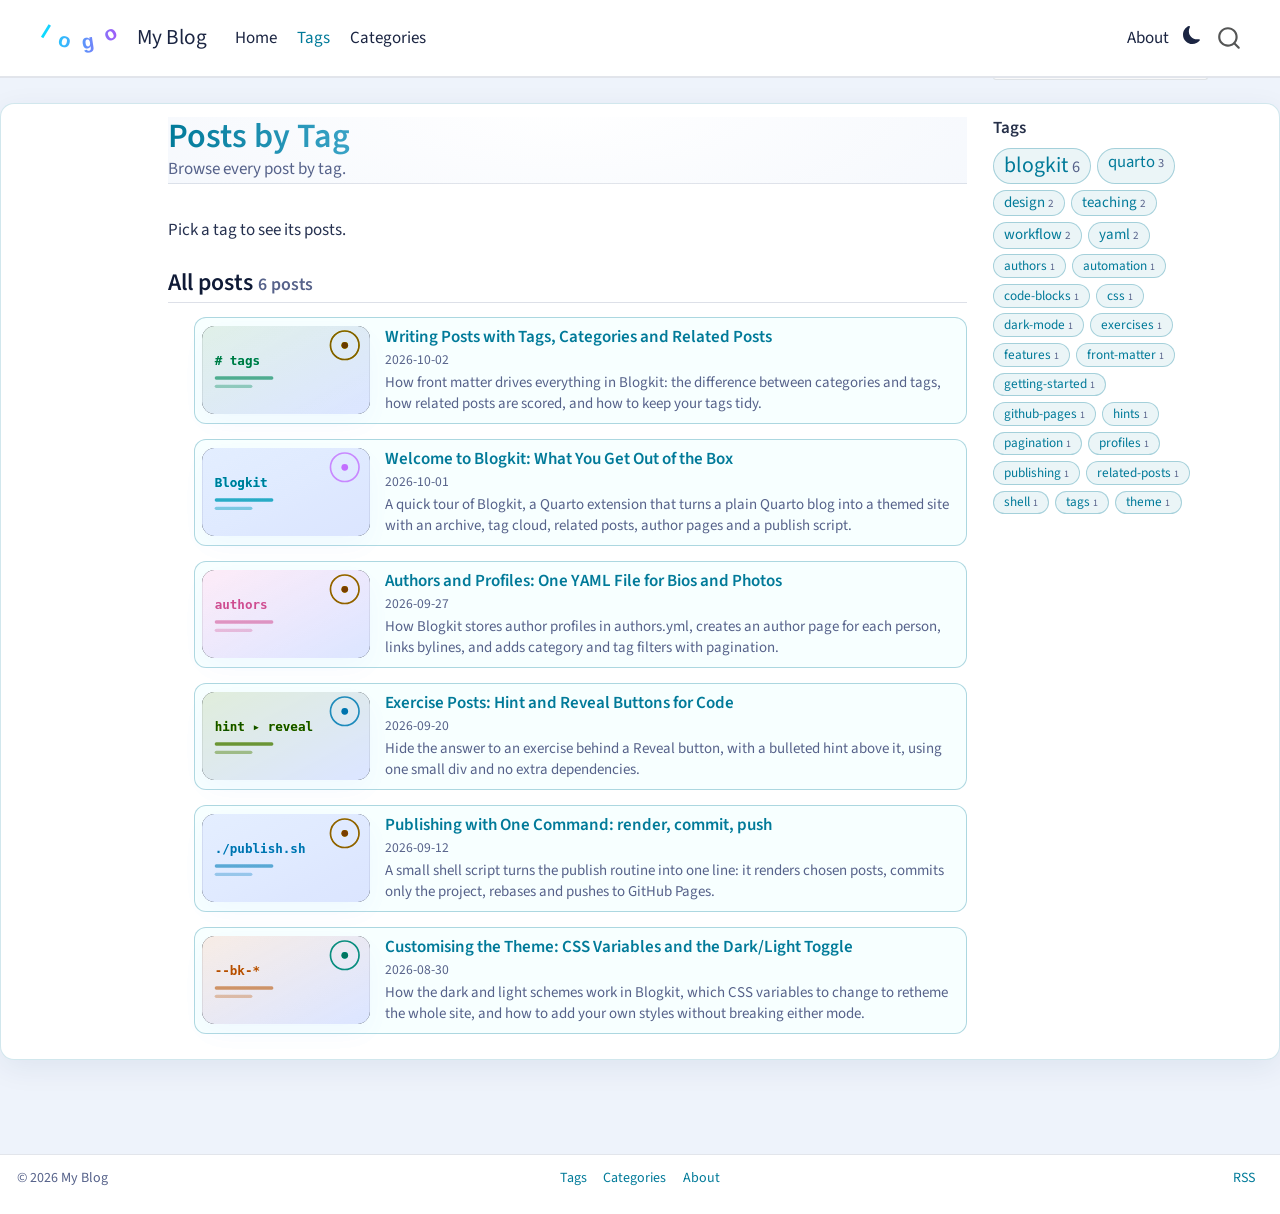
<file: docs/tags.html>
<!DOCTYPE html>
<html xmlns="http://www.w3.org/1999/xhtml" lang="en" xml:lang="en"><head>

<meta charset="utf-8">
<meta name="generator" content="quarto-1.9.38">

<meta name="viewport" content="width=device-width, initial-scale=1.0, user-scalable=yes">

<meta name="description" content="Browse every post by tag.">

<title>Posts by Tag – My Blog</title>
<style>
/* Default styles provided by pandoc.
** See https://pandoc.org/MANUAL.html#variables-for-html for config info.
*/
code{white-space: pre-wrap;}
span.smallcaps{font-variant: small-caps;}
div.columns{display: flex; gap: min(4vw, 1.5em);}
div.column{flex: auto; overflow-x: auto;}
div.hanging-indent{margin-left: 1.5em; text-indent: -1.5em;}
ul.task-list{list-style: none;}
ul.task-list li input[type="checkbox"] {
  width: 0.8em;
  margin: 0 0.8em 0.2em -1em; /* quarto-specific, see https://github.com/quarto-dev/quarto-cli/issues/4556 */ 
  vertical-align: middle;
}
</style>


<script src="site_libs/quarto-nav/quarto-nav.js"></script>
<script src="site_libs/quarto-nav/headroom.min.js"></script>
<script src="site_libs/clipboard/clipboard.min.js"></script>
<script src="site_libs/quarto-search/autocomplete.umd.js"></script>
<script src="site_libs/quarto-search/fuse.min.js"></script>
<script src="site_libs/quarto-search/quarto-search.js"></script>
<meta name="quarto:offset" content="./">
<script src="site_libs/quarto-html/quarto.js" type="module"></script>
<script src="site_libs/quarto-html/tabsets/tabsets.js" type="module"></script>
<script src="site_libs/quarto-html/popper.min.js"></script>
<script src="site_libs/quarto-html/tippy.umd.min.js"></script>
<script src="site_libs/quarto-html/anchor.min.js"></script>
<link href="site_libs/quarto-html/tippy.css" rel="stylesheet">
<link href="site_libs/quarto-html/quarto-syntax-highlighting-de63f62b328812d8e578a4d74e282472.css" rel="stylesheet" class="quarto-color-scheme" id="quarto-text-highlighting-styles">
<link href="site_libs/quarto-html/quarto-syntax-highlighting-dark-ccafe2c99a4564d55934ca8539ca9f46.css" rel="stylesheet" class="quarto-color-scheme quarto-color-alternate" id="quarto-text-highlighting-styles">
<link href="site_libs/quarto-html/quarto-syntax-highlighting-de63f62b328812d8e578a4d74e282472.css" rel="stylesheet" class="quarto-color-scheme-extra" id="quarto-text-highlighting-styles">
<script src="site_libs/bootstrap/bootstrap.min.js"></script>
<link href="site_libs/bootstrap/bootstrap-icons.css" rel="stylesheet">
<link href="site_libs/bootstrap/bootstrap-1f7249002a96980cd454805216f9e3b3.min.css" rel="stylesheet" append-hash="true" class="quarto-color-scheme" id="quarto-bootstrap" data-mode="light">
<link href="site_libs/bootstrap/bootstrap-dark-de4fa3b7647c5fefd9d59d6b8dfc486f.min.css" rel="stylesheet" append-hash="true" class="quarto-color-scheme quarto-color-alternate" id="quarto-bootstrap" data-mode="dark">
<link href="site_libs/bootstrap/bootstrap-1f7249002a96980cd454805216f9e3b3.min.css" rel="stylesheet" append-hash="true" class="quarto-color-scheme-extra" id="quarto-bootstrap" data-mode="light">
<script id="quarto-search-options" type="application/json">{
  "location": "navbar",
  "copy-button": false,
  "collapse-after": 3,
  "panel-placement": "end",
  "type": "overlay",
  "limit": 50,
  "keyboard-shortcut": [
    "f",
    "/",
    "s"
  ],
  "show-item-context": false,
  "language": {
    "search-no-results-text": "No results",
    "search-matching-documents-text": "matching documents",
    "search-copy-link-title": "Copy link to search",
    "search-hide-matches-text": "Hide additional matches",
    "search-more-match-text": "more match in this document",
    "search-more-matches-text": "more matches in this document",
    "search-clear-button-title": "Clear",
    "search-text-placeholder": "",
    "search-detached-cancel-button-title": "Cancel",
    "search-submit-button-title": "Submit",
    "search-label": "Search"
  }
}</script>


<link rel="stylesheet" href="site_libs/quarto-contrib/quarto-project/blogkit/styles.css">
</head>

<body class="nav-fixed quarto-light"><script id="quarto-html-before-body" type="application/javascript">
    const toggleBodyColorMode = (bsSheetEl) => {
      const mode = bsSheetEl.getAttribute("data-mode");
      const bodyEl = window.document.querySelector("body");
      if (mode === "dark") {
        bodyEl.classList.add("quarto-dark");
        bodyEl.classList.remove("quarto-light");
      } else {
        bodyEl.classList.add("quarto-light");
        bodyEl.classList.remove("quarto-dark");
      }
    }
    const toggleBodyColorPrimary = () => {
      const bsSheetEl = window.document.querySelector("link#quarto-bootstrap:not([rel=disabled-stylesheet])");
      if (bsSheetEl) {
        toggleBodyColorMode(bsSheetEl);
      }
    }
    const setColorSchemeToggle = (alternate) => {
      const toggles = window.document.querySelectorAll('.quarto-color-scheme-toggle');
      for (let i=0; i < toggles.length; i++) {
        const toggle = toggles[i];
        if (toggle) {
          if (alternate) {
            toggle.classList.add("alternate");
          } else {
            toggle.classList.remove("alternate");
          }
        }
      }
    };
    const toggleColorMode = (alternate) => {
      // Switch the stylesheets
      const primaryStylesheets = window.document.querySelectorAll('link.quarto-color-scheme:not(.quarto-color-alternate)');
      const alternateStylesheets = window.document.querySelectorAll('link.quarto-color-scheme.quarto-color-alternate');
      manageTransitions('#quarto-margin-sidebar .nav-link', false);
      if (alternate) {
        // note: dark is layered on light, we don't disable primary!
        enableStylesheet(alternateStylesheets);
        for (const sheetNode of alternateStylesheets) {
          if (sheetNode.id === "quarto-bootstrap") {
            toggleBodyColorMode(sheetNode);
          }
        }
      } else {
        disableStylesheet(alternateStylesheets);
        enableStylesheet(primaryStylesheets)
        toggleBodyColorPrimary();
      }
      manageTransitions('#quarto-margin-sidebar .nav-link', true);
      // Switch the toggles
      setColorSchemeToggle(alternate)
      // Hack to workaround the fact that safari doesn't
      // properly recolor the scrollbar when toggling (#1455)
      if (navigator.userAgent.indexOf('Safari') > 0 && navigator.userAgent.indexOf('Chrome') == -1) {
        manageTransitions("body", false);
        window.scrollTo(0, 1);
        setTimeout(() => {
          window.scrollTo(0, 0);
          manageTransitions("body", true);
        }, 40);
      }
    }
    const disableStylesheet = (stylesheets) => {
      for (let i=0; i < stylesheets.length; i++) {
        const stylesheet = stylesheets[i];
        stylesheet.rel = 'disabled-stylesheet';
      }
    }
    const enableStylesheet = (stylesheets) => {
      for (let i=0; i < stylesheets.length; i++) {
        const stylesheet = stylesheets[i];
        if(stylesheet.rel !== 'stylesheet') { // for Chrome, which will still FOUC without this check
          stylesheet.rel = 'stylesheet';
        }
      }
    }
    const manageTransitions = (selector, allowTransitions) => {
      const els = window.document.querySelectorAll(selector);
      for (let i=0; i < els.length; i++) {
        const el = els[i];
        if (allowTransitions) {
          el.classList.remove('notransition');
        } else {
          el.classList.add('notransition');
        }
      }
    }
    const isFileUrl = () => {
      return window.location.protocol === 'file:';
    }
    const hasAlternateSentinel = () => {
      let styleSentinel = getColorSchemeSentinel();
      if (styleSentinel !== null) {
        return styleSentinel === "alternate";
      } else {
        return false;
      }
    }
    const setStyleSentinel = (alternate) => {
      const value = alternate ? "alternate" : "default";
      if (!isFileUrl()) {
        window.localStorage.setItem("quarto-color-scheme", value);
      } else {
        localAlternateSentinel = value;
      }
    }
    const getColorSchemeSentinel = () => {
      if (!isFileUrl()) {
        const storageValue = window.localStorage.getItem("quarto-color-scheme");
        return storageValue != null ? storageValue : localAlternateSentinel;
      } else {
        return localAlternateSentinel;
      }
    }
    const toggleGiscusIfUsed = (isAlternate, darkModeDefault) => {
      const baseTheme = document.querySelector('#giscus-base-theme')?.value ?? 'light';
      const alternateTheme = document.querySelector('#giscus-alt-theme')?.value ?? 'dark';
      let newTheme = '';
      if(authorPrefersDark) {
        newTheme = isAlternate ? baseTheme : alternateTheme;
      } else {
        newTheme = isAlternate ? alternateTheme : baseTheme;
      }
      const changeGiscusTheme = () => {
        // From: https://github.com/giscus/giscus/issues/336
        const sendMessage = (message) => {
          const iframe = document.querySelector('iframe.giscus-frame');
          if (!iframe) return;
          iframe.contentWindow.postMessage({ giscus: message }, 'https://giscus.app');
        }
        sendMessage({
          setConfig: {
            theme: newTheme
          }
        });
      }
      const isGiscussLoaded = window.document.querySelector('iframe.giscus-frame') !== null;
      if (isGiscussLoaded) {
        changeGiscusTheme();
      }
    };
    const authorPrefersDark = false;
    const darkModeDefault = authorPrefersDark;
      document.querySelector('link#quarto-text-highlighting-styles.quarto-color-scheme-extra').rel = 'disabled-stylesheet';
      document.querySelector('link#quarto-bootstrap.quarto-color-scheme-extra').rel = 'disabled-stylesheet';
    let localAlternateSentinel = darkModeDefault ? 'alternate' : 'default';
    // Dark / light mode switch
    window.quartoToggleColorScheme = () => {
      // Read the current dark / light value
      let toAlternate = !hasAlternateSentinel();
      toggleColorMode(toAlternate);
      setStyleSentinel(toAlternate);
      toggleGiscusIfUsed(toAlternate, darkModeDefault);
      window.dispatchEvent(new Event('resize'));
    };
    // Switch to dark mode if need be
    if (hasAlternateSentinel()) {
      toggleColorMode(true);
    } else {
      toggleColorMode(false);
    }
  </script>

<div id="quarto-search-results"></div>
  <header id="quarto-header" class="headroom fixed-top">
    <nav class="navbar navbar-expand-lg " data-bs-theme="dark">
      <div class="navbar-container container-fluid">
      <div class="navbar-brand-container mx-auto">
    <a href="./index.html" class="navbar-brand navbar-brand-logo">
    <img src="./img/logo.svg" alt="" class="navbar-logo light-content">
    <img src="./img/logo.svg" alt="" class="navbar-logo dark-content">
    </a>
    <a class="navbar-brand" href="./index.html">
    <span class="navbar-title">My Blog</span>
    </a>
  </div>
            <div id="quarto-search" class="" title="Search"></div>
          <button class="navbar-toggler" type="button" data-bs-toggle="collapse" data-bs-target="#navbarCollapse" aria-controls="navbarCollapse" role="menu" aria-expanded="false" aria-label="Toggle navigation" onclick="if (window.quartoToggleHeadroom) { window.quartoToggleHeadroom(); }">
  <span class="navbar-toggler-icon"></span>
</button>
          <div class="collapse navbar-collapse" id="navbarCollapse">
            <ul class="navbar-nav navbar-nav-scroll me-auto">
  <li class="nav-item">
    <a class="nav-link" href="./index.html"> 
<span class="menu-text">Home</span></a>
  </li>  
  <li class="nav-item">
    <a class="nav-link active" href="./tags.html" aria-current="page"> 
<span class="menu-text">Tags</span></a>
  </li>  
  <li class="nav-item">
    <a class="nav-link" href="./categories.html"> 
<span class="menu-text">Categories</span></a>
  </li>  
</ul>
            <ul class="navbar-nav navbar-nav-scroll ms-auto">
  <li class="nav-item">
    <a class="nav-link" href="./about.html"> 
<span class="menu-text">About</span></a>
  </li>  
</ul>
          </div> <!-- /navcollapse -->
            <div class="quarto-navbar-tools">
  <a href="" class="quarto-color-scheme-toggle quarto-navigation-tool  px-1" onclick="window.quartoToggleColorScheme(); return false;" title="Toggle dark mode"><i class="bi"></i></a>
</div>
      </div> <!-- /container-fluid -->
    </nav>
</header>
<!-- content -->
<div id="quarto-content" class="quarto-container page-columns page-rows-contents page-layout-article page-navbar">
<!-- sidebar -->
<!-- margin-sidebar -->
    <div id="quarto-margin-sidebar" class="sidebar margin-sidebar zindex-bottom">
    </div>
<!-- main -->
<main class="content page-columns page-full" id="quarto-document-content">


<header id="title-block-header" class="quarto-title-block default">
<div class="quarto-title">
<h1 class="title">Posts by Tag</h1>
</div>

<div>
  <div class="description">
    Browse every post by tag.
  </div>
</div>


<div class="quarto-title-meta">

    
  
    
  </div>
  


</header>



<div class="no-row-height column-margin column-container"><div class="">
<div id="bk-tags-side" class="bk-widget bk-tags bk-tags-side"></div>
</div></div><div id="bk-tags-page"></div>



</main> <!-- /main -->
<script>
/* Blog-wide "See hint" / "Reveal code" toggles.
   Markup in a post:
     ::: {.reveal-code}
     ::: {.hint}
     Hint text
     :::

     ```c
     code
     ```
     :::
   Without JavaScript the code and hint simply stay visible. */
(function () {
  function init() {
    document.querySelectorAll('.reveal-code').forEach(function (box, n) {
      var hint = box.querySelector(':scope > .hint');
      var code = box.querySelector(':scope > .code-copy-outer-scaffold, :scope > .sourceCode, :scope > pre');
      if (!code) return;
      var bar = document.createElement('div');
      bar.className = 'rc-bar';
      function button(label, target, shown, hidden) {
        var b = document.createElement('button');
        b.type = 'button';
        b.className = 'rc-btn';
        b.textContent = shown;
        b.setAttribute('aria-expanded', 'false');
        b.setAttribute('aria-controls', target.id);
        b.addEventListener('click', function () {
          var open = target.classList.toggle('rc-open');
          b.textContent = open ? hidden : shown;
          b.setAttribute('aria-expanded', open);
        });
        bar.appendChild(b);
      }
      code.id = code.id || 'rc-code-' + n;
      if (hint) {
        hint.id = hint.id || 'rc-hint-' + n;
        button('hint', hint, 'See hint', 'Hide hint');
      }
      button('code', code, 'Reveal code', 'Hide code');
      box.insertBefore(bar, box.firstChild);
      box.classList.add('rc-ready');
    });
  }
  if (document.readyState === 'loading') document.addEventListener('DOMContentLoaded', init);
  else init();
})();
</script>
<script>
/* Blogkit: load blogkit.js from the site root, whatever the page depth. */
(function () {
  var m = document.querySelector('meta[name="quarto:offset"]');
  var base = m ? m.getAttribute('content') : '';
  if (base === './') base = '';
  var s = document.createElement('script');
  s.src = base + 'blogkit.js';
  s.dataset.base = base;
  document.body.appendChild(s);
})();
</script>
<script id="quarto-html-after-body" type="application/javascript">
  window.document.addEventListener("DOMContentLoaded", function (event) {
    // Ensure there is a toggle, if there isn't float one in the top right
    if (window.document.querySelector('.quarto-color-scheme-toggle') === null) {
      const a = window.document.createElement('a');
      a.classList.add('top-right');
      a.classList.add('quarto-color-scheme-toggle');
      a.href = "";
      a.onclick = function() { try { window.quartoToggleColorScheme(); } catch {} return false; };
      const i = window.document.createElement("i");
      i.classList.add('bi');
      a.appendChild(i);
      window.document.body.appendChild(a);
    }
    setColorSchemeToggle(hasAlternateSentinel())
    const icon = "";
    const anchorJS = new window.AnchorJS();
    anchorJS.options = {
      placement: 'right',
      icon: icon
    };
    anchorJS.add('.anchored');
    const isCodeAnnotation = (el) => {
      for (const clz of el.classList) {
        if (clz.startsWith('code-annotation-')) {                     
          return true;
        }
      }
      return false;
    }
    const onCopySuccess = function(e) {
      // button target
      const button = e.trigger;
      // don't keep focus
      button.blur();
      // flash "checked"
      button.classList.add('code-copy-button-checked');
      var currentTitle = button.getAttribute("title");
      button.setAttribute("title", "Copied!");
      let tooltip;
      if (window.bootstrap) {
        button.setAttribute("data-bs-toggle", "tooltip");
        button.setAttribute("data-bs-placement", "left");
        button.setAttribute("data-bs-title", "Copied!");
        tooltip = new bootstrap.Tooltip(button, 
          { trigger: "manual", 
            customClass: "code-copy-button-tooltip",
            offset: [0, -8]});
        tooltip.show();    
      }
      setTimeout(function() {
        if (tooltip) {
          tooltip.hide();
          button.removeAttribute("data-bs-title");
          button.removeAttribute("data-bs-toggle");
          button.removeAttribute("data-bs-placement");
        }
        button.setAttribute("title", currentTitle);
        button.classList.remove('code-copy-button-checked');
      }, 1000);
      // clear code selection
      e.clearSelection();
    }
    const getTextToCopy = function(trigger) {
      const outerScaffold = trigger.parentElement.cloneNode(true);
      const codeEl = outerScaffold.querySelector('code');
      for (const childEl of codeEl.children) {
        if (isCodeAnnotation(childEl)) {
          childEl.remove();
        }
      }
      return codeEl.innerText;
    }
    const clipboard = new window.ClipboardJS('.code-copy-button:not([data-in-quarto-modal])', {
      text: getTextToCopy
    });
    clipboard.on('success', onCopySuccess);
    if (window.document.getElementById('quarto-embedded-source-code-modal')) {
      const clipboardModal = new window.ClipboardJS('.code-copy-button[data-in-quarto-modal]', {
        text: getTextToCopy,
        container: window.document.getElementById('quarto-embedded-source-code-modal')
      });
      clipboardModal.on('success', onCopySuccess);
    }
      var localhostRegex = new RegExp(/^(?:http|https):\/\/localhost\:?[0-9]*\//);
      var mailtoRegex = new RegExp(/^mailto:/);
        var filterRegex = new RegExp('/' + window.location.host + '/');
      var isInternal = (href) => {
          return filterRegex.test(href) || localhostRegex.test(href) || mailtoRegex.test(href);
      }
      // Inspect non-navigation links and adorn them if external
     var links = window.document.querySelectorAll('a[href]:not(.nav-link):not(.navbar-brand):not(.toc-action):not(.sidebar-link):not(.sidebar-item-toggle):not(.pagination-link):not(.no-external):not([aria-hidden]):not(.dropdown-item):not(.quarto-navigation-tool):not(.about-link)');
      for (var i=0; i<links.length; i++) {
        const link = links[i];
        if (!isInternal(link.href)) {
          // undo the damage that might have been done by quarto-nav.js in the case of
          // links that we want to consider external
          if (link.dataset.originalHref !== undefined) {
            link.href = link.dataset.originalHref;
          }
        }
      }
    function tippyHover(el, contentFn, onTriggerFn, onUntriggerFn) {
      const config = {
        allowHTML: true,
        maxWidth: 500,
        delay: 100,
        arrow: false,
        appendTo: function(el) {
            return el.parentElement;
        },
        interactive: true,
        interactiveBorder: 10,
        theme: 'quarto',
        placement: 'bottom-start',
      };
      if (contentFn) {
        config.content = contentFn;
      }
      if (onTriggerFn) {
        config.onTrigger = onTriggerFn;
      }
      if (onUntriggerFn) {
        config.onUntrigger = onUntriggerFn;
      }
      window.tippy(el, config); 
    }
    const noterefs = window.document.querySelectorAll('a[role="doc-noteref"]');
    for (var i=0; i<noterefs.length; i++) {
      const ref = noterefs[i];
      tippyHover(ref, function() {
        // use id or data attribute instead here
        let href = ref.getAttribute('data-footnote-href') || ref.getAttribute('href');
        try { href = new URL(href).hash; } catch {}
        const id = href.replace(/^#\/?/, "");
        const note = window.document.getElementById(id);
        if (note) {
          return note.innerHTML;
        } else {
          return "";
        }
      });
    }
    const xrefs = window.document.querySelectorAll('a.quarto-xref');
    const processXRef = (id, note) => {
      // Strip column container classes
      const stripColumnClz = (el) => {
        el.classList.remove("page-full", "page-columns");
        if (el.children) {
          for (const child of el.children) {
            stripColumnClz(child);
          }
        }
      }
      stripColumnClz(note)
      if (id === null || id.startsWith('sec-')) {
        // Special case sections, only their first couple elements
        const container = document.createElement("div");
        if (note.children && note.children.length > 2) {
          container.appendChild(note.children[0].cloneNode(true));
          for (let i = 1; i < note.children.length; i++) {
            const child = note.children[i];
            if (child.tagName === "P" && child.innerText === "") {
              continue;
            } else {
              container.appendChild(child.cloneNode(true));
              break;
            }
          }
          if (window.Quarto?.typesetMath) {
            window.Quarto.typesetMath(container);
          }
          return container.innerHTML
        } else {
          if (window.Quarto?.typesetMath) {
            window.Quarto.typesetMath(note);
          }
          return note.innerHTML;
        }
      } else {
        // Remove any anchor links if they are present
        const anchorLink = note.querySelector('a.anchorjs-link');
        if (anchorLink) {
          anchorLink.remove();
        }
        if (window.Quarto?.typesetMath) {
          window.Quarto.typesetMath(note);
        }
        if (note.classList.contains("callout")) {
          return note.outerHTML;
        } else {
          return note.innerHTML;
        }
      }
    }
    for (var i=0; i<xrefs.length; i++) {
      const xref = xrefs[i];
      tippyHover(xref, undefined, function(instance) {
        instance.disable();
        let url = xref.getAttribute('href');
        let hash = undefined; 
        if (url.startsWith('#')) {
          hash = url;
        } else {
          try { hash = new URL(url).hash; } catch {}
        }
        if (hash) {
          const id = hash.replace(/^#\/?/, "");
          const note = window.document.getElementById(id);
          if (note !== null) {
            try {
              const html = processXRef(id, note.cloneNode(true));
              instance.setContent(html);
            } finally {
              instance.enable();
              instance.show();
            }
          } else {
            // See if we can fetch this
            fetch(url.split('#')[0])
            .then(res => res.text())
            .then(html => {
              const parser = new DOMParser();
              const htmlDoc = parser.parseFromString(html, "text/html");
              const note = htmlDoc.getElementById(id);
              if (note !== null) {
                const html = processXRef(id, note);
                instance.setContent(html);
              } 
            }).finally(() => {
              instance.enable();
              instance.show();
            });
          }
        } else {
          // See if we can fetch a full url (with no hash to target)
          // This is a special case and we should probably do some content thinning / targeting
          fetch(url)
          .then(res => res.text())
          .then(html => {
            const parser = new DOMParser();
            const htmlDoc = parser.parseFromString(html, "text/html");
            const note = htmlDoc.querySelector('main.content');
            if (note !== null) {
              // This should only happen for chapter cross references
              // (since there is no id in the URL)
              // remove the first header
              if (note.children.length > 0 && note.children[0].tagName === "HEADER") {
                note.children[0].remove();
              }
              const html = processXRef(null, note);
              instance.setContent(html);
            } 
          }).finally(() => {
            instance.enable();
            instance.show();
          });
        }
      }, function(instance) {
      });
    }
        let selectedAnnoteEl;
        const selectorForAnnotation = ( cell, annotation) => {
          let cellAttr = 'data-code-cell="' + cell + '"';
          let lineAttr = 'data-code-annotation="' +  annotation + '"';
          const selector = 'span[' + cellAttr + '][' + lineAttr + ']';
          return selector;
        }
        const selectCodeLines = (annoteEl) => {
          const doc = window.document;
          const targetCell = annoteEl.getAttribute("data-target-cell");
          const targetAnnotation = annoteEl.getAttribute("data-target-annotation");
          const annoteSpan = window.document.querySelector(selectorForAnnotation(targetCell, targetAnnotation));
          const lines = annoteSpan.getAttribute("data-code-lines").split(",");
          const lineIds = lines.map((line) => {
            return targetCell + "-" + line;
          })
          let top = null;
          let height = null;
          let parent = null;
          if (lineIds.length > 0) {
              //compute the position of the single el (top and bottom and make a div)
              const el = window.document.getElementById(lineIds[0]);
              top = el.offsetTop;
              height = el.offsetHeight;
              parent = el.parentElement.parentElement;
            if (lineIds.length > 1) {
              const lastEl = window.document.getElementById(lineIds[lineIds.length - 1]);
              const bottom = lastEl.offsetTop + lastEl.offsetHeight;
              height = bottom - top;
            }
            if (top !== null && height !== null && parent !== null) {
              // cook up a div (if necessary) and position it 
              let div = window.document.getElementById("code-annotation-line-highlight");
              if (div === null) {
                div = window.document.createElement("div");
                div.setAttribute("id", "code-annotation-line-highlight");
                div.style.position = 'absolute';
                parent.appendChild(div);
              }
              div.style.top = top - 2 + "px";
              div.style.height = height + 4 + "px";
              div.style.left = 0;
              let gutterDiv = window.document.getElementById("code-annotation-line-highlight-gutter");
              if (gutterDiv === null) {
                gutterDiv = window.document.createElement("div");
                gutterDiv.setAttribute("id", "code-annotation-line-highlight-gutter");
                gutterDiv.style.position = 'absolute';
                const codeCell = window.document.getElementById(targetCell);
                const gutter = codeCell.querySelector('.code-annotation-gutter');
                gutter.appendChild(gutterDiv);
              }
              gutterDiv.style.top = top - 2 + "px";
              gutterDiv.style.height = height + 4 + "px";
            }
            selectedAnnoteEl = annoteEl;
          }
        };
        const unselectCodeLines = () => {
          const elementsIds = ["code-annotation-line-highlight", "code-annotation-line-highlight-gutter"];
          elementsIds.forEach((elId) => {
            const div = window.document.getElementById(elId);
            if (div) {
              div.remove();
            }
          });
          selectedAnnoteEl = undefined;
        };
          // Handle positioning of the toggle
      window.addEventListener(
        "resize",
        throttle(() => {
          elRect = undefined;
          if (selectedAnnoteEl) {
            selectCodeLines(selectedAnnoteEl);
          }
        }, 10)
      );
      function throttle(fn, ms) {
      let throttle = false;
      let timer;
        return (...args) => {
          if(!throttle) { // first call gets through
              fn.apply(this, args);
              throttle = true;
          } else { // all the others get throttled
              if(timer) clearTimeout(timer); // cancel #2
              timer = setTimeout(() => {
                fn.apply(this, args);
                timer = throttle = false;
              }, ms);
          }
        };
      }
        // Attach click handler to the DT
        const annoteDls = window.document.querySelectorAll('dt[data-target-cell]');
        for (const annoteDlNode of annoteDls) {
          annoteDlNode.addEventListener('click', (event) => {
            const clickedEl = event.target;
            if (clickedEl !== selectedAnnoteEl) {
              unselectCodeLines();
              const activeEl = window.document.querySelector('dt[data-target-cell].code-annotation-active');
              if (activeEl) {
                activeEl.classList.remove('code-annotation-active');
              }
              selectCodeLines(clickedEl);
              clickedEl.classList.add('code-annotation-active');
            } else {
              // Unselect the line
              unselectCodeLines();
              clickedEl.classList.remove('code-annotation-active');
            }
          });
        }
    const findCites = (el) => {
      const parentEl = el.parentElement;
      if (parentEl) {
        const cites = parentEl.dataset.cites;
        if (cites) {
          return {
            el,
            cites: cites.split(' ')
          };
        } else {
          return findCites(el.parentElement)
        }
      } else {
        return undefined;
      }
    };
    var bibliorefs = window.document.querySelectorAll('a[role="doc-biblioref"]');
    for (var i=0; i<bibliorefs.length; i++) {
      const ref = bibliorefs[i];
      const citeInfo = findCites(ref);
      if (citeInfo) {
        tippyHover(citeInfo.el, function() {
          var popup = window.document.createElement('div');
          citeInfo.cites.forEach(function(cite) {
            var citeDiv = window.document.createElement('div');
            citeDiv.classList.add('hanging-indent');
            citeDiv.classList.add('csl-entry');
            var biblioDiv = window.document.getElementById('ref-' + cite);
            if (biblioDiv) {
              citeDiv.innerHTML = biblioDiv.innerHTML;
            }
            popup.appendChild(citeDiv);
          });
          return popup.innerHTML;
        });
      }
    }
  });
  </script>
</div> <!-- /content -->
<footer class="footer">
  <div class="nav-footer">
    <div class="nav-footer-left">
<p>© 2026 My Blog</p>
</div>   
    <div class="nav-footer-center">
      <ul class="footer-items list-unstyled">
    <li class="nav-item">
    <a class="nav-link" href="./tags.html">
<p>Tags</p>
</a>
  </li>  
    <li class="nav-item">
    <a class="nav-link" href="./categories.html">
<p>Categories</p>
</a>
  </li>  
    <li class="nav-item">
    <a class="nav-link" href="./about.html">
<p>About</p>
</a>
  </li>  
</ul>
    </div>
    <div class="nav-footer-right">
      <ul class="footer-items list-unstyled">
    <li class="nav-item">
    <a class="nav-link" href="./index.xml">
<p>RSS</p>
</a>
  </li>  
</ul>
    </div>
  </div>
</footer>




</body></html>
</file>
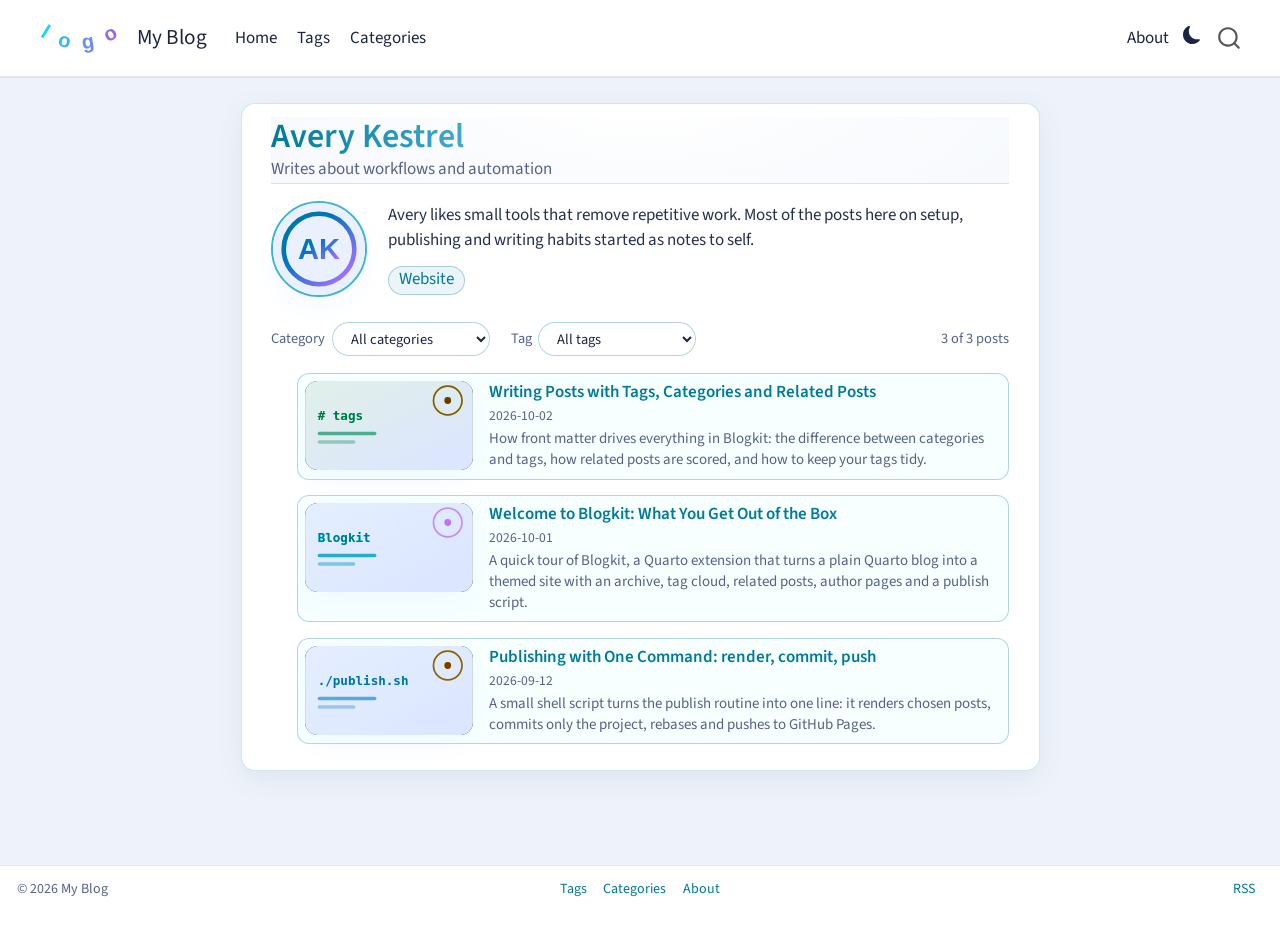
<file: docs/authors/avery-kestrel.html>
<!DOCTYPE html>
<html xmlns="http://www.w3.org/1999/xhtml" lang="en" xml:lang="en"><head>

<meta charset="utf-8">
<meta name="generator" content="quarto-1.9.38">

<meta name="viewport" content="width=device-width, initial-scale=1.0, user-scalable=yes">

<meta name="description" content="Writes about workflows and automation">

<title>Avery Kestrel – My Blog</title>
<style>
/* Default styles provided by pandoc.
** See https://pandoc.org/MANUAL.html#variables-for-html for config info.
*/
code{white-space: pre-wrap;}
span.smallcaps{font-variant: small-caps;}
div.columns{display: flex; gap: min(4vw, 1.5em);}
div.column{flex: auto; overflow-x: auto;}
div.hanging-indent{margin-left: 1.5em; text-indent: -1.5em;}
ul.task-list{list-style: none;}
ul.task-list li input[type="checkbox"] {
  width: 0.8em;
  margin: 0 0.8em 0.2em -1em; /* quarto-specific, see https://github.com/quarto-dev/quarto-cli/issues/4556 */ 
  vertical-align: middle;
}
</style>


<script src="../site_libs/quarto-nav/quarto-nav.js"></script>
<script src="../site_libs/quarto-nav/headroom.min.js"></script>
<script src="../site_libs/clipboard/clipboard.min.js"></script>
<script src="../site_libs/quarto-search/autocomplete.umd.js"></script>
<script src="../site_libs/quarto-search/fuse.min.js"></script>
<script src="../site_libs/quarto-search/quarto-search.js"></script>
<meta name="quarto:offset" content="../">
<script src="../site_libs/quarto-html/quarto.js" type="module"></script>
<script src="../site_libs/quarto-html/tabsets/tabsets.js" type="module"></script>
<script src="../site_libs/quarto-html/popper.min.js"></script>
<script src="../site_libs/quarto-html/tippy.umd.min.js"></script>
<script src="../site_libs/quarto-html/anchor.min.js"></script>
<link href="../site_libs/quarto-html/tippy.css" rel="stylesheet">
<link href="../site_libs/quarto-html/quarto-syntax-highlighting-de63f62b328812d8e578a4d74e282472.css" rel="stylesheet" class="quarto-color-scheme" id="quarto-text-highlighting-styles">
<link href="../site_libs/quarto-html/quarto-syntax-highlighting-dark-ccafe2c99a4564d55934ca8539ca9f46.css" rel="stylesheet" class="quarto-color-scheme quarto-color-alternate" id="quarto-text-highlighting-styles">
<link href="../site_libs/quarto-html/quarto-syntax-highlighting-de63f62b328812d8e578a4d74e282472.css" rel="stylesheet" class="quarto-color-scheme-extra" id="quarto-text-highlighting-styles">
<script src="../site_libs/bootstrap/bootstrap.min.js"></script>
<link href="../site_libs/bootstrap/bootstrap-icons.css" rel="stylesheet">
<link href="../site_libs/bootstrap/bootstrap-1f7249002a96980cd454805216f9e3b3.min.css" rel="stylesheet" append-hash="true" class="quarto-color-scheme" id="quarto-bootstrap" data-mode="light">
<link href="../site_libs/bootstrap/bootstrap-dark-de4fa3b7647c5fefd9d59d6b8dfc486f.min.css" rel="stylesheet" append-hash="true" class="quarto-color-scheme quarto-color-alternate" id="quarto-bootstrap" data-mode="dark">
<link href="../site_libs/bootstrap/bootstrap-1f7249002a96980cd454805216f9e3b3.min.css" rel="stylesheet" append-hash="true" class="quarto-color-scheme-extra" id="quarto-bootstrap" data-mode="light">
<script id="quarto-search-options" type="application/json">{
  "location": "navbar",
  "copy-button": false,
  "collapse-after": 3,
  "panel-placement": "end",
  "type": "overlay",
  "limit": 50,
  "keyboard-shortcut": [
    "f",
    "/",
    "s"
  ],
  "show-item-context": false,
  "language": {
    "search-no-results-text": "No results",
    "search-matching-documents-text": "matching documents",
    "search-copy-link-title": "Copy link to search",
    "search-hide-matches-text": "Hide additional matches",
    "search-more-match-text": "more match in this document",
    "search-more-matches-text": "more matches in this document",
    "search-clear-button-title": "Clear",
    "search-text-placeholder": "",
    "search-detached-cancel-button-title": "Cancel",
    "search-submit-button-title": "Submit",
    "search-label": "Search"
  }
}</script>


<link rel="stylesheet" href="../site_libs/quarto-contrib/quarto-project/blogkit/styles.css">
</head>

<body class="nav-fixed fullcontent quarto-light"><script id="quarto-html-before-body" type="application/javascript">
    const toggleBodyColorMode = (bsSheetEl) => {
      const mode = bsSheetEl.getAttribute("data-mode");
      const bodyEl = window.document.querySelector("body");
      if (mode === "dark") {
        bodyEl.classList.add("quarto-dark");
        bodyEl.classList.remove("quarto-light");
      } else {
        bodyEl.classList.add("quarto-light");
        bodyEl.classList.remove("quarto-dark");
      }
    }
    const toggleBodyColorPrimary = () => {
      const bsSheetEl = window.document.querySelector("link#quarto-bootstrap:not([rel=disabled-stylesheet])");
      if (bsSheetEl) {
        toggleBodyColorMode(bsSheetEl);
      }
    }
    const setColorSchemeToggle = (alternate) => {
      const toggles = window.document.querySelectorAll('.quarto-color-scheme-toggle');
      for (let i=0; i < toggles.length; i++) {
        const toggle = toggles[i];
        if (toggle) {
          if (alternate) {
            toggle.classList.add("alternate");
          } else {
            toggle.classList.remove("alternate");
          }
        }
      }
    };
    const toggleColorMode = (alternate) => {
      // Switch the stylesheets
      const primaryStylesheets = window.document.querySelectorAll('link.quarto-color-scheme:not(.quarto-color-alternate)');
      const alternateStylesheets = window.document.querySelectorAll('link.quarto-color-scheme.quarto-color-alternate');
      manageTransitions('#quarto-margin-sidebar .nav-link', false);
      if (alternate) {
        // note: dark is layered on light, we don't disable primary!
        enableStylesheet(alternateStylesheets);
        for (const sheetNode of alternateStylesheets) {
          if (sheetNode.id === "quarto-bootstrap") {
            toggleBodyColorMode(sheetNode);
          }
        }
      } else {
        disableStylesheet(alternateStylesheets);
        enableStylesheet(primaryStylesheets)
        toggleBodyColorPrimary();
      }
      manageTransitions('#quarto-margin-sidebar .nav-link', true);
      // Switch the toggles
      setColorSchemeToggle(alternate)
      // Hack to workaround the fact that safari doesn't
      // properly recolor the scrollbar when toggling (#1455)
      if (navigator.userAgent.indexOf('Safari') > 0 && navigator.userAgent.indexOf('Chrome') == -1) {
        manageTransitions("body", false);
        window.scrollTo(0, 1);
        setTimeout(() => {
          window.scrollTo(0, 0);
          manageTransitions("body", true);
        }, 40);
      }
    }
    const disableStylesheet = (stylesheets) => {
      for (let i=0; i < stylesheets.length; i++) {
        const stylesheet = stylesheets[i];
        stylesheet.rel = 'disabled-stylesheet';
      }
    }
    const enableStylesheet = (stylesheets) => {
      for (let i=0; i < stylesheets.length; i++) {
        const stylesheet = stylesheets[i];
        if(stylesheet.rel !== 'stylesheet') { // for Chrome, which will still FOUC without this check
          stylesheet.rel = 'stylesheet';
        }
      }
    }
    const manageTransitions = (selector, allowTransitions) => {
      const els = window.document.querySelectorAll(selector);
      for (let i=0; i < els.length; i++) {
        const el = els[i];
        if (allowTransitions) {
          el.classList.remove('notransition');
        } else {
          el.classList.add('notransition');
        }
      }
    }
    const isFileUrl = () => {
      return window.location.protocol === 'file:';
    }
    const hasAlternateSentinel = () => {
      let styleSentinel = getColorSchemeSentinel();
      if (styleSentinel !== null) {
        return styleSentinel === "alternate";
      } else {
        return false;
      }
    }
    const setStyleSentinel = (alternate) => {
      const value = alternate ? "alternate" : "default";
      if (!isFileUrl()) {
        window.localStorage.setItem("quarto-color-scheme", value);
      } else {
        localAlternateSentinel = value;
      }
    }
    const getColorSchemeSentinel = () => {
      if (!isFileUrl()) {
        const storageValue = window.localStorage.getItem("quarto-color-scheme");
        return storageValue != null ? storageValue : localAlternateSentinel;
      } else {
        return localAlternateSentinel;
      }
    }
    const toggleGiscusIfUsed = (isAlternate, darkModeDefault) => {
      const baseTheme = document.querySelector('#giscus-base-theme')?.value ?? 'light';
      const alternateTheme = document.querySelector('#giscus-alt-theme')?.value ?? 'dark';
      let newTheme = '';
      if(authorPrefersDark) {
        newTheme = isAlternate ? baseTheme : alternateTheme;
      } else {
        newTheme = isAlternate ? alternateTheme : baseTheme;
      }
      const changeGiscusTheme = () => {
        // From: https://github.com/giscus/giscus/issues/336
        const sendMessage = (message) => {
          const iframe = document.querySelector('iframe.giscus-frame');
          if (!iframe) return;
          iframe.contentWindow.postMessage({ giscus: message }, 'https://giscus.app');
        }
        sendMessage({
          setConfig: {
            theme: newTheme
          }
        });
      }
      const isGiscussLoaded = window.document.querySelector('iframe.giscus-frame') !== null;
      if (isGiscussLoaded) {
        changeGiscusTheme();
      }
    };
    const authorPrefersDark = false;
    const darkModeDefault = authorPrefersDark;
      document.querySelector('link#quarto-text-highlighting-styles.quarto-color-scheme-extra').rel = 'disabled-stylesheet';
      document.querySelector('link#quarto-bootstrap.quarto-color-scheme-extra').rel = 'disabled-stylesheet';
    let localAlternateSentinel = darkModeDefault ? 'alternate' : 'default';
    // Dark / light mode switch
    window.quartoToggleColorScheme = () => {
      // Read the current dark / light value
      let toAlternate = !hasAlternateSentinel();
      toggleColorMode(toAlternate);
      setStyleSentinel(toAlternate);
      toggleGiscusIfUsed(toAlternate, darkModeDefault);
      window.dispatchEvent(new Event('resize'));
    };
    // Switch to dark mode if need be
    if (hasAlternateSentinel()) {
      toggleColorMode(true);
    } else {
      toggleColorMode(false);
    }
  </script>

<div id="quarto-search-results"></div>
  <header id="quarto-header" class="headroom fixed-top">
    <nav class="navbar navbar-expand-lg " data-bs-theme="dark">
      <div class="navbar-container container-fluid">
      <div class="navbar-brand-container mx-auto">
    <a href="../index.html" class="navbar-brand navbar-brand-logo">
    <img src="../img/logo.svg" alt="" class="navbar-logo light-content">
    <img src="../img/logo.svg" alt="" class="navbar-logo dark-content">
    </a>
    <a class="navbar-brand" href="../index.html">
    <span class="navbar-title">My Blog</span>
    </a>
  </div>
            <div id="quarto-search" class="" title="Search"></div>
          <button class="navbar-toggler" type="button" data-bs-toggle="collapse" data-bs-target="#navbarCollapse" aria-controls="navbarCollapse" role="menu" aria-expanded="false" aria-label="Toggle navigation" onclick="if (window.quartoToggleHeadroom) { window.quartoToggleHeadroom(); }">
  <span class="navbar-toggler-icon"></span>
</button>
          <div class="collapse navbar-collapse" id="navbarCollapse">
            <ul class="navbar-nav navbar-nav-scroll me-auto">
  <li class="nav-item">
    <a class="nav-link" href="../index.html"> 
<span class="menu-text">Home</span></a>
  </li>  
  <li class="nav-item">
    <a class="nav-link" href="../tags.html"> 
<span class="menu-text">Tags</span></a>
  </li>  
  <li class="nav-item">
    <a class="nav-link" href="../categories.html"> 
<span class="menu-text">Categories</span></a>
  </li>  
</ul>
            <ul class="navbar-nav navbar-nav-scroll ms-auto">
  <li class="nav-item">
    <a class="nav-link" href="../about.html"> 
<span class="menu-text">About</span></a>
  </li>  
</ul>
          </div> <!-- /navcollapse -->
            <div class="quarto-navbar-tools">
  <a href="" class="quarto-color-scheme-toggle quarto-navigation-tool  px-1" onclick="window.quartoToggleColorScheme(); return false;" title="Toggle dark mode"><i class="bi"></i></a>
</div>
      </div> <!-- /container-fluid -->
    </nav>
</header>
<!-- content -->
<div id="quarto-content" class="quarto-container page-columns page-rows-contents page-layout-article page-navbar">
<!-- sidebar -->
<!-- margin-sidebar -->
    
<!-- main -->
<main class="content" id="quarto-document-content">


<header id="title-block-header" class="quarto-title-block default">
<div class="quarto-title">
<h1 class="title">Avery Kestrel</h1>
</div>

<div>
  <div class="description">
    Writes about workflows and automation
  </div>
</div>


<div class="quarto-title-meta">

    
  
    
  </div>
  


</header>


<!-- GENERATED by blogkit from authors.yml; do not edit. -->
<div class="bk-author-head">
<img class="bk-author-img" src="../img/avery-kestrel.svg" alt="Avery Kestrel">
<div><p class="bk-author-bio">Avery likes small tools that remove repetitive work. Most of the posts here on setup, publishing and writing habits started as notes to self.</p>
<div class="bk-tag-cloud bk-tag-cloud-all"><a class="bk-tag" href="https://example.org/avery" rel="noopener">Website</a></div></div>
</div>
<div id="bk-author-root" data-slug="avery-kestrel"></div>



</main> <!-- /main -->
<script>
/* Blog-wide "See hint" / "Reveal code" toggles.
   Markup in a post:
     ::: {.reveal-code}
     ::: {.hint}
     Hint text
     :::

     ```c
     code
     ```
     :::
   Without JavaScript the code and hint simply stay visible. */
(function () {
  function init() {
    document.querySelectorAll('.reveal-code').forEach(function (box, n) {
      var hint = box.querySelector(':scope > .hint');
      var code = box.querySelector(':scope > .code-copy-outer-scaffold, :scope > .sourceCode, :scope > pre');
      if (!code) return;
      var bar = document.createElement('div');
      bar.className = 'rc-bar';
      function button(label, target, shown, hidden) {
        var b = document.createElement('button');
        b.type = 'button';
        b.className = 'rc-btn';
        b.textContent = shown;
        b.setAttribute('aria-expanded', 'false');
        b.setAttribute('aria-controls', target.id);
        b.addEventListener('click', function () {
          var open = target.classList.toggle('rc-open');
          b.textContent = open ? hidden : shown;
          b.setAttribute('aria-expanded', open);
        });
        bar.appendChild(b);
      }
      code.id = code.id || 'rc-code-' + n;
      if (hint) {
        hint.id = hint.id || 'rc-hint-' + n;
        button('hint', hint, 'See hint', 'Hide hint');
      }
      button('code', code, 'Reveal code', 'Hide code');
      box.insertBefore(bar, box.firstChild);
      box.classList.add('rc-ready');
    });
  }
  if (document.readyState === 'loading') document.addEventListener('DOMContentLoaded', init);
  else init();
})();
</script>
<script>
/* Blogkit: load blogkit.js from the site root, whatever the page depth. */
(function () {
  var m = document.querySelector('meta[name="quarto:offset"]');
  var base = m ? m.getAttribute('content') : '';
  if (base === './') base = '';
  var s = document.createElement('script');
  s.src = base + 'blogkit.js';
  s.dataset.base = base;
  document.body.appendChild(s);
})();
</script>
<script id="quarto-html-after-body" type="application/javascript">
  window.document.addEventListener("DOMContentLoaded", function (event) {
    // Ensure there is a toggle, if there isn't float one in the top right
    if (window.document.querySelector('.quarto-color-scheme-toggle') === null) {
      const a = window.document.createElement('a');
      a.classList.add('top-right');
      a.classList.add('quarto-color-scheme-toggle');
      a.href = "";
      a.onclick = function() { try { window.quartoToggleColorScheme(); } catch {} return false; };
      const i = window.document.createElement("i");
      i.classList.add('bi');
      a.appendChild(i);
      window.document.body.appendChild(a);
    }
    setColorSchemeToggle(hasAlternateSentinel())
    const icon = "";
    const anchorJS = new window.AnchorJS();
    anchorJS.options = {
      placement: 'right',
      icon: icon
    };
    anchorJS.add('.anchored');
    const isCodeAnnotation = (el) => {
      for (const clz of el.classList) {
        if (clz.startsWith('code-annotation-')) {                     
          return true;
        }
      }
      return false;
    }
    const onCopySuccess = function(e) {
      // button target
      const button = e.trigger;
      // don't keep focus
      button.blur();
      // flash "checked"
      button.classList.add('code-copy-button-checked');
      var currentTitle = button.getAttribute("title");
      button.setAttribute("title", "Copied!");
      let tooltip;
      if (window.bootstrap) {
        button.setAttribute("data-bs-toggle", "tooltip");
        button.setAttribute("data-bs-placement", "left");
        button.setAttribute("data-bs-title", "Copied!");
        tooltip = new bootstrap.Tooltip(button, 
          { trigger: "manual", 
            customClass: "code-copy-button-tooltip",
            offset: [0, -8]});
        tooltip.show();    
      }
      setTimeout(function() {
        if (tooltip) {
          tooltip.hide();
          button.removeAttribute("data-bs-title");
          button.removeAttribute("data-bs-toggle");
          button.removeAttribute("data-bs-placement");
        }
        button.setAttribute("title", currentTitle);
        button.classList.remove('code-copy-button-checked');
      }, 1000);
      // clear code selection
      e.clearSelection();
    }
    const getTextToCopy = function(trigger) {
      const outerScaffold = trigger.parentElement.cloneNode(true);
      const codeEl = outerScaffold.querySelector('code');
      for (const childEl of codeEl.children) {
        if (isCodeAnnotation(childEl)) {
          childEl.remove();
        }
      }
      return codeEl.innerText;
    }
    const clipboard = new window.ClipboardJS('.code-copy-button:not([data-in-quarto-modal])', {
      text: getTextToCopy
    });
    clipboard.on('success', onCopySuccess);
    if (window.document.getElementById('quarto-embedded-source-code-modal')) {
      const clipboardModal = new window.ClipboardJS('.code-copy-button[data-in-quarto-modal]', {
        text: getTextToCopy,
        container: window.document.getElementById('quarto-embedded-source-code-modal')
      });
      clipboardModal.on('success', onCopySuccess);
    }
      var localhostRegex = new RegExp(/^(?:http|https):\/\/localhost\:?[0-9]*\//);
      var mailtoRegex = new RegExp(/^mailto:/);
        var filterRegex = new RegExp('/' + window.location.host + '/');
      var isInternal = (href) => {
          return filterRegex.test(href) || localhostRegex.test(href) || mailtoRegex.test(href);
      }
      // Inspect non-navigation links and adorn them if external
     var links = window.document.querySelectorAll('a[href]:not(.nav-link):not(.navbar-brand):not(.toc-action):not(.sidebar-link):not(.sidebar-item-toggle):not(.pagination-link):not(.no-external):not([aria-hidden]):not(.dropdown-item):not(.quarto-navigation-tool):not(.about-link)');
      for (var i=0; i<links.length; i++) {
        const link = links[i];
        if (!isInternal(link.href)) {
          // undo the damage that might have been done by quarto-nav.js in the case of
          // links that we want to consider external
          if (link.dataset.originalHref !== undefined) {
            link.href = link.dataset.originalHref;
          }
        }
      }
    function tippyHover(el, contentFn, onTriggerFn, onUntriggerFn) {
      const config = {
        allowHTML: true,
        maxWidth: 500,
        delay: 100,
        arrow: false,
        appendTo: function(el) {
            return el.parentElement;
        },
        interactive: true,
        interactiveBorder: 10,
        theme: 'quarto',
        placement: 'bottom-start',
      };
      if (contentFn) {
        config.content = contentFn;
      }
      if (onTriggerFn) {
        config.onTrigger = onTriggerFn;
      }
      if (onUntriggerFn) {
        config.onUntrigger = onUntriggerFn;
      }
      window.tippy(el, config); 
    }
    const noterefs = window.document.querySelectorAll('a[role="doc-noteref"]');
    for (var i=0; i<noterefs.length; i++) {
      const ref = noterefs[i];
      tippyHover(ref, function() {
        // use id or data attribute instead here
        let href = ref.getAttribute('data-footnote-href') || ref.getAttribute('href');
        try { href = new URL(href).hash; } catch {}
        const id = href.replace(/^#\/?/, "");
        const note = window.document.getElementById(id);
        if (note) {
          return note.innerHTML;
        } else {
          return "";
        }
      });
    }
    const xrefs = window.document.querySelectorAll('a.quarto-xref');
    const processXRef = (id, note) => {
      // Strip column container classes
      const stripColumnClz = (el) => {
        el.classList.remove("page-full", "page-columns");
        if (el.children) {
          for (const child of el.children) {
            stripColumnClz(child);
          }
        }
      }
      stripColumnClz(note)
      if (id === null || id.startsWith('sec-')) {
        // Special case sections, only their first couple elements
        const container = document.createElement("div");
        if (note.children && note.children.length > 2) {
          container.appendChild(note.children[0].cloneNode(true));
          for (let i = 1; i < note.children.length; i++) {
            const child = note.children[i];
            if (child.tagName === "P" && child.innerText === "") {
              continue;
            } else {
              container.appendChild(child.cloneNode(true));
              break;
            }
          }
          if (window.Quarto?.typesetMath) {
            window.Quarto.typesetMath(container);
          }
          return container.innerHTML
        } else {
          if (window.Quarto?.typesetMath) {
            window.Quarto.typesetMath(note);
          }
          return note.innerHTML;
        }
      } else {
        // Remove any anchor links if they are present
        const anchorLink = note.querySelector('a.anchorjs-link');
        if (anchorLink) {
          anchorLink.remove();
        }
        if (window.Quarto?.typesetMath) {
          window.Quarto.typesetMath(note);
        }
        if (note.classList.contains("callout")) {
          return note.outerHTML;
        } else {
          return note.innerHTML;
        }
      }
    }
    for (var i=0; i<xrefs.length; i++) {
      const xref = xrefs[i];
      tippyHover(xref, undefined, function(instance) {
        instance.disable();
        let url = xref.getAttribute('href');
        let hash = undefined; 
        if (url.startsWith('#')) {
          hash = url;
        } else {
          try { hash = new URL(url).hash; } catch {}
        }
        if (hash) {
          const id = hash.replace(/^#\/?/, "");
          const note = window.document.getElementById(id);
          if (note !== null) {
            try {
              const html = processXRef(id, note.cloneNode(true));
              instance.setContent(html);
            } finally {
              instance.enable();
              instance.show();
            }
          } else {
            // See if we can fetch this
            fetch(url.split('#')[0])
            .then(res => res.text())
            .then(html => {
              const parser = new DOMParser();
              const htmlDoc = parser.parseFromString(html, "text/html");
              const note = htmlDoc.getElementById(id);
              if (note !== null) {
                const html = processXRef(id, note);
                instance.setContent(html);
              } 
            }).finally(() => {
              instance.enable();
              instance.show();
            });
          }
        } else {
          // See if we can fetch a full url (with no hash to target)
          // This is a special case and we should probably do some content thinning / targeting
          fetch(url)
          .then(res => res.text())
          .then(html => {
            const parser = new DOMParser();
            const htmlDoc = parser.parseFromString(html, "text/html");
            const note = htmlDoc.querySelector('main.content');
            if (note !== null) {
              // This should only happen for chapter cross references
              // (since there is no id in the URL)
              // remove the first header
              if (note.children.length > 0 && note.children[0].tagName === "HEADER") {
                note.children[0].remove();
              }
              const html = processXRef(null, note);
              instance.setContent(html);
            } 
          }).finally(() => {
            instance.enable();
            instance.show();
          });
        }
      }, function(instance) {
      });
    }
        let selectedAnnoteEl;
        const selectorForAnnotation = ( cell, annotation) => {
          let cellAttr = 'data-code-cell="' + cell + '"';
          let lineAttr = 'data-code-annotation="' +  annotation + '"';
          const selector = 'span[' + cellAttr + '][' + lineAttr + ']';
          return selector;
        }
        const selectCodeLines = (annoteEl) => {
          const doc = window.document;
          const targetCell = annoteEl.getAttribute("data-target-cell");
          const targetAnnotation = annoteEl.getAttribute("data-target-annotation");
          const annoteSpan = window.document.querySelector(selectorForAnnotation(targetCell, targetAnnotation));
          const lines = annoteSpan.getAttribute("data-code-lines").split(",");
          const lineIds = lines.map((line) => {
            return targetCell + "-" + line;
          })
          let top = null;
          let height = null;
          let parent = null;
          if (lineIds.length > 0) {
              //compute the position of the single el (top and bottom and make a div)
              const el = window.document.getElementById(lineIds[0]);
              top = el.offsetTop;
              height = el.offsetHeight;
              parent = el.parentElement.parentElement;
            if (lineIds.length > 1) {
              const lastEl = window.document.getElementById(lineIds[lineIds.length - 1]);
              const bottom = lastEl.offsetTop + lastEl.offsetHeight;
              height = bottom - top;
            }
            if (top !== null && height !== null && parent !== null) {
              // cook up a div (if necessary) and position it 
              let div = window.document.getElementById("code-annotation-line-highlight");
              if (div === null) {
                div = window.document.createElement("div");
                div.setAttribute("id", "code-annotation-line-highlight");
                div.style.position = 'absolute';
                parent.appendChild(div);
              }
              div.style.top = top - 2 + "px";
              div.style.height = height + 4 + "px";
              div.style.left = 0;
              let gutterDiv = window.document.getElementById("code-annotation-line-highlight-gutter");
              if (gutterDiv === null) {
                gutterDiv = window.document.createElement("div");
                gutterDiv.setAttribute("id", "code-annotation-line-highlight-gutter");
                gutterDiv.style.position = 'absolute';
                const codeCell = window.document.getElementById(targetCell);
                const gutter = codeCell.querySelector('.code-annotation-gutter');
                gutter.appendChild(gutterDiv);
              }
              gutterDiv.style.top = top - 2 + "px";
              gutterDiv.style.height = height + 4 + "px";
            }
            selectedAnnoteEl = annoteEl;
          }
        };
        const unselectCodeLines = () => {
          const elementsIds = ["code-annotation-line-highlight", "code-annotation-line-highlight-gutter"];
          elementsIds.forEach((elId) => {
            const div = window.document.getElementById(elId);
            if (div) {
              div.remove();
            }
          });
          selectedAnnoteEl = undefined;
        };
          // Handle positioning of the toggle
      window.addEventListener(
        "resize",
        throttle(() => {
          elRect = undefined;
          if (selectedAnnoteEl) {
            selectCodeLines(selectedAnnoteEl);
          }
        }, 10)
      );
      function throttle(fn, ms) {
      let throttle = false;
      let timer;
        return (...args) => {
          if(!throttle) { // first call gets through
              fn.apply(this, args);
              throttle = true;
          } else { // all the others get throttled
              if(timer) clearTimeout(timer); // cancel #2
              timer = setTimeout(() => {
                fn.apply(this, args);
                timer = throttle = false;
              }, ms);
          }
        };
      }
        // Attach click handler to the DT
        const annoteDls = window.document.querySelectorAll('dt[data-target-cell]');
        for (const annoteDlNode of annoteDls) {
          annoteDlNode.addEventListener('click', (event) => {
            const clickedEl = event.target;
            if (clickedEl !== selectedAnnoteEl) {
              unselectCodeLines();
              const activeEl = window.document.querySelector('dt[data-target-cell].code-annotation-active');
              if (activeEl) {
                activeEl.classList.remove('code-annotation-active');
              }
              selectCodeLines(clickedEl);
              clickedEl.classList.add('code-annotation-active');
            } else {
              // Unselect the line
              unselectCodeLines();
              clickedEl.classList.remove('code-annotation-active');
            }
          });
        }
    const findCites = (el) => {
      const parentEl = el.parentElement;
      if (parentEl) {
        const cites = parentEl.dataset.cites;
        if (cites) {
          return {
            el,
            cites: cites.split(' ')
          };
        } else {
          return findCites(el.parentElement)
        }
      } else {
        return undefined;
      }
    };
    var bibliorefs = window.document.querySelectorAll('a[role="doc-biblioref"]');
    for (var i=0; i<bibliorefs.length; i++) {
      const ref = bibliorefs[i];
      const citeInfo = findCites(ref);
      if (citeInfo) {
        tippyHover(citeInfo.el, function() {
          var popup = window.document.createElement('div');
          citeInfo.cites.forEach(function(cite) {
            var citeDiv = window.document.createElement('div');
            citeDiv.classList.add('hanging-indent');
            citeDiv.classList.add('csl-entry');
            var biblioDiv = window.document.getElementById('ref-' + cite);
            if (biblioDiv) {
              citeDiv.innerHTML = biblioDiv.innerHTML;
            }
            popup.appendChild(citeDiv);
          });
          return popup.innerHTML;
        });
      }
    }
  });
  </script>
</div> <!-- /content -->
<footer class="footer">
  <div class="nav-footer">
    <div class="nav-footer-left">
<p>© 2026 My Blog</p>
</div>   
    <div class="nav-footer-center">
      <ul class="footer-items list-unstyled">
    <li class="nav-item">
    <a class="nav-link" href="../tags.html">
<p>Tags</p>
</a>
  </li>  
    <li class="nav-item">
    <a class="nav-link" href="../categories.html">
<p>Categories</p>
</a>
  </li>  
    <li class="nav-item">
    <a class="nav-link" href="../about.html">
<p>About</p>
</a>
  </li>  
</ul>
    </div>
    <div class="nav-footer-right">
      <ul class="footer-items list-unstyled">
    <li class="nav-item">
    <a class="nav-link" href="../index.xml">
<p>RSS</p>
</a>
  </li>  
</ul>
    </div>
  </div>
</footer>




</body></html>
</file>
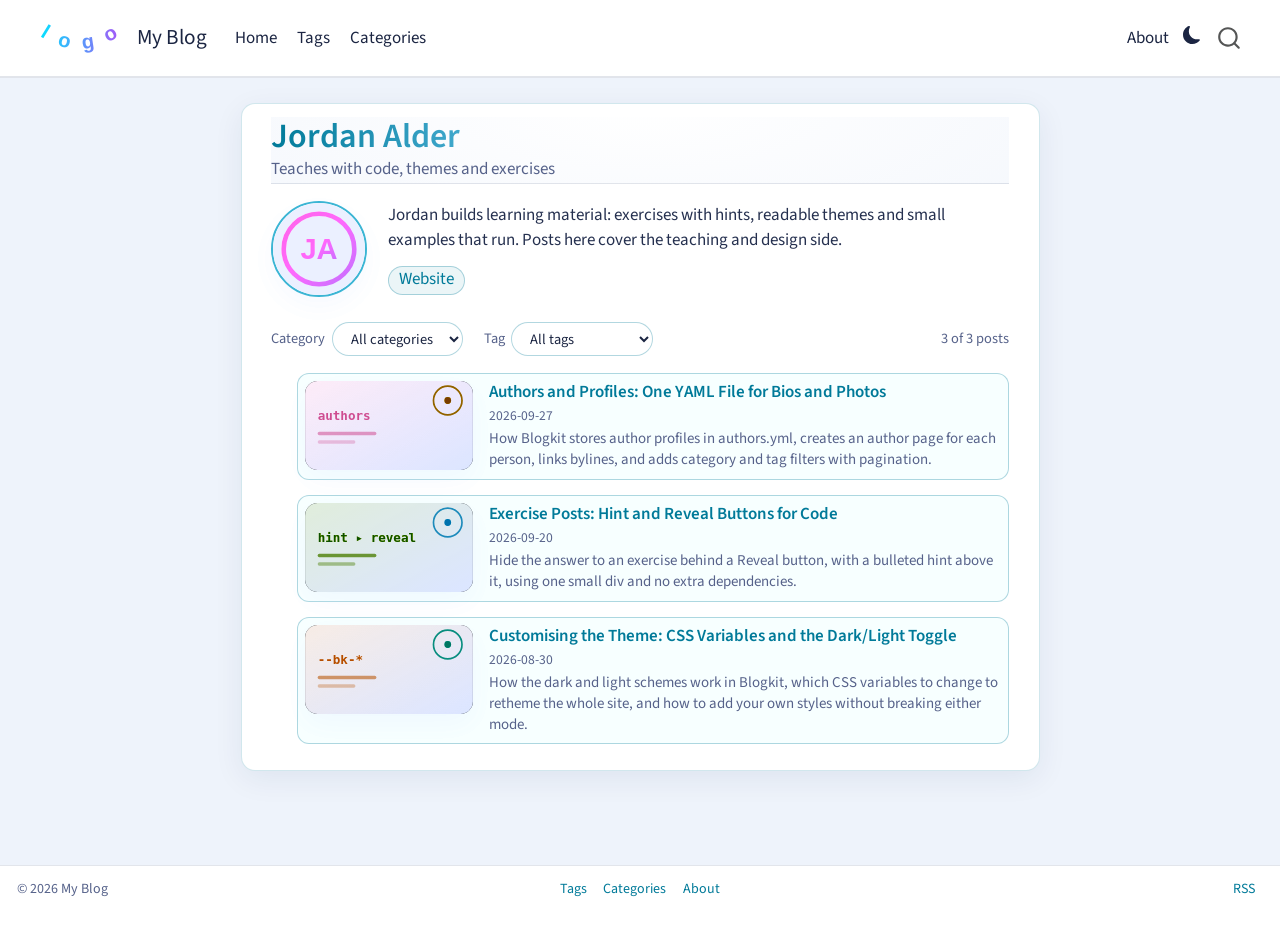
<file: docs/authors/jordan-alder.html>
<!DOCTYPE html>
<html xmlns="http://www.w3.org/1999/xhtml" lang="en" xml:lang="en"><head>

<meta charset="utf-8">
<meta name="generator" content="quarto-1.9.38">

<meta name="viewport" content="width=device-width, initial-scale=1.0, user-scalable=yes">

<meta name="description" content="Teaches with code, themes and exercises">

<title>Jordan Alder – My Blog</title>
<style>
/* Default styles provided by pandoc.
** See https://pandoc.org/MANUAL.html#variables-for-html for config info.
*/
code{white-space: pre-wrap;}
span.smallcaps{font-variant: small-caps;}
div.columns{display: flex; gap: min(4vw, 1.5em);}
div.column{flex: auto; overflow-x: auto;}
div.hanging-indent{margin-left: 1.5em; text-indent: -1.5em;}
ul.task-list{list-style: none;}
ul.task-list li input[type="checkbox"] {
  width: 0.8em;
  margin: 0 0.8em 0.2em -1em; /* quarto-specific, see https://github.com/quarto-dev/quarto-cli/issues/4556 */ 
  vertical-align: middle;
}
</style>


<script src="../site_libs/quarto-nav/quarto-nav.js"></script>
<script src="../site_libs/quarto-nav/headroom.min.js"></script>
<script src="../site_libs/clipboard/clipboard.min.js"></script>
<script src="../site_libs/quarto-search/autocomplete.umd.js"></script>
<script src="../site_libs/quarto-search/fuse.min.js"></script>
<script src="../site_libs/quarto-search/quarto-search.js"></script>
<meta name="quarto:offset" content="../">
<script src="../site_libs/quarto-html/quarto.js" type="module"></script>
<script src="../site_libs/quarto-html/tabsets/tabsets.js" type="module"></script>
<script src="../site_libs/quarto-html/popper.min.js"></script>
<script src="../site_libs/quarto-html/tippy.umd.min.js"></script>
<script src="../site_libs/quarto-html/anchor.min.js"></script>
<link href="../site_libs/quarto-html/tippy.css" rel="stylesheet">
<link href="../site_libs/quarto-html/quarto-syntax-highlighting-de63f62b328812d8e578a4d74e282472.css" rel="stylesheet" class="quarto-color-scheme" id="quarto-text-highlighting-styles">
<link href="../site_libs/quarto-html/quarto-syntax-highlighting-dark-ccafe2c99a4564d55934ca8539ca9f46.css" rel="stylesheet" class="quarto-color-scheme quarto-color-alternate" id="quarto-text-highlighting-styles">
<link href="../site_libs/quarto-html/quarto-syntax-highlighting-de63f62b328812d8e578a4d74e282472.css" rel="stylesheet" class="quarto-color-scheme-extra" id="quarto-text-highlighting-styles">
<script src="../site_libs/bootstrap/bootstrap.min.js"></script>
<link href="../site_libs/bootstrap/bootstrap-icons.css" rel="stylesheet">
<link href="../site_libs/bootstrap/bootstrap-1f7249002a96980cd454805216f9e3b3.min.css" rel="stylesheet" append-hash="true" class="quarto-color-scheme" id="quarto-bootstrap" data-mode="light">
<link href="../site_libs/bootstrap/bootstrap-dark-de4fa3b7647c5fefd9d59d6b8dfc486f.min.css" rel="stylesheet" append-hash="true" class="quarto-color-scheme quarto-color-alternate" id="quarto-bootstrap" data-mode="dark">
<link href="../site_libs/bootstrap/bootstrap-1f7249002a96980cd454805216f9e3b3.min.css" rel="stylesheet" append-hash="true" class="quarto-color-scheme-extra" id="quarto-bootstrap" data-mode="light">
<script id="quarto-search-options" type="application/json">{
  "location": "navbar",
  "copy-button": false,
  "collapse-after": 3,
  "panel-placement": "end",
  "type": "overlay",
  "limit": 50,
  "keyboard-shortcut": [
    "f",
    "/",
    "s"
  ],
  "show-item-context": false,
  "language": {
    "search-no-results-text": "No results",
    "search-matching-documents-text": "matching documents",
    "search-copy-link-title": "Copy link to search",
    "search-hide-matches-text": "Hide additional matches",
    "search-more-match-text": "more match in this document",
    "search-more-matches-text": "more matches in this document",
    "search-clear-button-title": "Clear",
    "search-text-placeholder": "",
    "search-detached-cancel-button-title": "Cancel",
    "search-submit-button-title": "Submit",
    "search-label": "Search"
  }
}</script>


<link rel="stylesheet" href="../site_libs/quarto-contrib/quarto-project/blogkit/styles.css">
</head>

<body class="nav-fixed fullcontent quarto-light"><script id="quarto-html-before-body" type="application/javascript">
    const toggleBodyColorMode = (bsSheetEl) => {
      const mode = bsSheetEl.getAttribute("data-mode");
      const bodyEl = window.document.querySelector("body");
      if (mode === "dark") {
        bodyEl.classList.add("quarto-dark");
        bodyEl.classList.remove("quarto-light");
      } else {
        bodyEl.classList.add("quarto-light");
        bodyEl.classList.remove("quarto-dark");
      }
    }
    const toggleBodyColorPrimary = () => {
      const bsSheetEl = window.document.querySelector("link#quarto-bootstrap:not([rel=disabled-stylesheet])");
      if (bsSheetEl) {
        toggleBodyColorMode(bsSheetEl);
      }
    }
    const setColorSchemeToggle = (alternate) => {
      const toggles = window.document.querySelectorAll('.quarto-color-scheme-toggle');
      for (let i=0; i < toggles.length; i++) {
        const toggle = toggles[i];
        if (toggle) {
          if (alternate) {
            toggle.classList.add("alternate");
          } else {
            toggle.classList.remove("alternate");
          }
        }
      }
    };
    const toggleColorMode = (alternate) => {
      // Switch the stylesheets
      const primaryStylesheets = window.document.querySelectorAll('link.quarto-color-scheme:not(.quarto-color-alternate)');
      const alternateStylesheets = window.document.querySelectorAll('link.quarto-color-scheme.quarto-color-alternate');
      manageTransitions('#quarto-margin-sidebar .nav-link', false);
      if (alternate) {
        // note: dark is layered on light, we don't disable primary!
        enableStylesheet(alternateStylesheets);
        for (const sheetNode of alternateStylesheets) {
          if (sheetNode.id === "quarto-bootstrap") {
            toggleBodyColorMode(sheetNode);
          }
        }
      } else {
        disableStylesheet(alternateStylesheets);
        enableStylesheet(primaryStylesheets)
        toggleBodyColorPrimary();
      }
      manageTransitions('#quarto-margin-sidebar .nav-link', true);
      // Switch the toggles
      setColorSchemeToggle(alternate)
      // Hack to workaround the fact that safari doesn't
      // properly recolor the scrollbar when toggling (#1455)
      if (navigator.userAgent.indexOf('Safari') > 0 && navigator.userAgent.indexOf('Chrome') == -1) {
        manageTransitions("body", false);
        window.scrollTo(0, 1);
        setTimeout(() => {
          window.scrollTo(0, 0);
          manageTransitions("body", true);
        }, 40);
      }
    }
    const disableStylesheet = (stylesheets) => {
      for (let i=0; i < stylesheets.length; i++) {
        const stylesheet = stylesheets[i];
        stylesheet.rel = 'disabled-stylesheet';
      }
    }
    const enableStylesheet = (stylesheets) => {
      for (let i=0; i < stylesheets.length; i++) {
        const stylesheet = stylesheets[i];
        if(stylesheet.rel !== 'stylesheet') { // for Chrome, which will still FOUC without this check
          stylesheet.rel = 'stylesheet';
        }
      }
    }
    const manageTransitions = (selector, allowTransitions) => {
      const els = window.document.querySelectorAll(selector);
      for (let i=0; i < els.length; i++) {
        const el = els[i];
        if (allowTransitions) {
          el.classList.remove('notransition');
        } else {
          el.classList.add('notransition');
        }
      }
    }
    const isFileUrl = () => {
      return window.location.protocol === 'file:';
    }
    const hasAlternateSentinel = () => {
      let styleSentinel = getColorSchemeSentinel();
      if (styleSentinel !== null) {
        return styleSentinel === "alternate";
      } else {
        return false;
      }
    }
    const setStyleSentinel = (alternate) => {
      const value = alternate ? "alternate" : "default";
      if (!isFileUrl()) {
        window.localStorage.setItem("quarto-color-scheme", value);
      } else {
        localAlternateSentinel = value;
      }
    }
    const getColorSchemeSentinel = () => {
      if (!isFileUrl()) {
        const storageValue = window.localStorage.getItem("quarto-color-scheme");
        return storageValue != null ? storageValue : localAlternateSentinel;
      } else {
        return localAlternateSentinel;
      }
    }
    const toggleGiscusIfUsed = (isAlternate, darkModeDefault) => {
      const baseTheme = document.querySelector('#giscus-base-theme')?.value ?? 'light';
      const alternateTheme = document.querySelector('#giscus-alt-theme')?.value ?? 'dark';
      let newTheme = '';
      if(authorPrefersDark) {
        newTheme = isAlternate ? baseTheme : alternateTheme;
      } else {
        newTheme = isAlternate ? alternateTheme : baseTheme;
      }
      const changeGiscusTheme = () => {
        // From: https://github.com/giscus/giscus/issues/336
        const sendMessage = (message) => {
          const iframe = document.querySelector('iframe.giscus-frame');
          if (!iframe) return;
          iframe.contentWindow.postMessage({ giscus: message }, 'https://giscus.app');
        }
        sendMessage({
          setConfig: {
            theme: newTheme
          }
        });
      }
      const isGiscussLoaded = window.document.querySelector('iframe.giscus-frame') !== null;
      if (isGiscussLoaded) {
        changeGiscusTheme();
      }
    };
    const authorPrefersDark = false;
    const darkModeDefault = authorPrefersDark;
      document.querySelector('link#quarto-text-highlighting-styles.quarto-color-scheme-extra').rel = 'disabled-stylesheet';
      document.querySelector('link#quarto-bootstrap.quarto-color-scheme-extra').rel = 'disabled-stylesheet';
    let localAlternateSentinel = darkModeDefault ? 'alternate' : 'default';
    // Dark / light mode switch
    window.quartoToggleColorScheme = () => {
      // Read the current dark / light value
      let toAlternate = !hasAlternateSentinel();
      toggleColorMode(toAlternate);
      setStyleSentinel(toAlternate);
      toggleGiscusIfUsed(toAlternate, darkModeDefault);
      window.dispatchEvent(new Event('resize'));
    };
    // Switch to dark mode if need be
    if (hasAlternateSentinel()) {
      toggleColorMode(true);
    } else {
      toggleColorMode(false);
    }
  </script>

<div id="quarto-search-results"></div>
  <header id="quarto-header" class="headroom fixed-top">
    <nav class="navbar navbar-expand-lg " data-bs-theme="dark">
      <div class="navbar-container container-fluid">
      <div class="navbar-brand-container mx-auto">
    <a href="../index.html" class="navbar-brand navbar-brand-logo">
    <img src="../img/logo.svg" alt="" class="navbar-logo light-content">
    <img src="../img/logo.svg" alt="" class="navbar-logo dark-content">
    </a>
    <a class="navbar-brand" href="../index.html">
    <span class="navbar-title">My Blog</span>
    </a>
  </div>
            <div id="quarto-search" class="" title="Search"></div>
          <button class="navbar-toggler" type="button" data-bs-toggle="collapse" data-bs-target="#navbarCollapse" aria-controls="navbarCollapse" role="menu" aria-expanded="false" aria-label="Toggle navigation" onclick="if (window.quartoToggleHeadroom) { window.quartoToggleHeadroom(); }">
  <span class="navbar-toggler-icon"></span>
</button>
          <div class="collapse navbar-collapse" id="navbarCollapse">
            <ul class="navbar-nav navbar-nav-scroll me-auto">
  <li class="nav-item">
    <a class="nav-link" href="../index.html"> 
<span class="menu-text">Home</span></a>
  </li>  
  <li class="nav-item">
    <a class="nav-link" href="../tags.html"> 
<span class="menu-text">Tags</span></a>
  </li>  
  <li class="nav-item">
    <a class="nav-link" href="../categories.html"> 
<span class="menu-text">Categories</span></a>
  </li>  
</ul>
            <ul class="navbar-nav navbar-nav-scroll ms-auto">
  <li class="nav-item">
    <a class="nav-link" href="../about.html"> 
<span class="menu-text">About</span></a>
  </li>  
</ul>
          </div> <!-- /navcollapse -->
            <div class="quarto-navbar-tools">
  <a href="" class="quarto-color-scheme-toggle quarto-navigation-tool  px-1" onclick="window.quartoToggleColorScheme(); return false;" title="Toggle dark mode"><i class="bi"></i></a>
</div>
      </div> <!-- /container-fluid -->
    </nav>
</header>
<!-- content -->
<div id="quarto-content" class="quarto-container page-columns page-rows-contents page-layout-article page-navbar">
<!-- sidebar -->
<!-- margin-sidebar -->
    
<!-- main -->
<main class="content" id="quarto-document-content">


<header id="title-block-header" class="quarto-title-block default">
<div class="quarto-title">
<h1 class="title">Jordan Alder</h1>
</div>

<div>
  <div class="description">
    Teaches with code, themes and exercises
  </div>
</div>


<div class="quarto-title-meta">

    
  
    
  </div>
  


</header>


<!-- GENERATED by blogkit from authors.yml; do not edit. -->
<div class="bk-author-head">
<img class="bk-author-img" src="../img/jordan-alder.svg" alt="Jordan Alder">
<div><p class="bk-author-bio">Jordan builds learning material: exercises with hints, readable themes and small examples that run. Posts here cover the teaching and design side.</p>
<div class="bk-tag-cloud bk-tag-cloud-all"><a class="bk-tag" href="https://example.org/jordan" rel="noopener">Website</a></div></div>
</div>
<div id="bk-author-root" data-slug="jordan-alder"></div>



</main> <!-- /main -->
<script>
/* Blog-wide "See hint" / "Reveal code" toggles.
   Markup in a post:
     ::: {.reveal-code}
     ::: {.hint}
     Hint text
     :::

     ```c
     code
     ```
     :::
   Without JavaScript the code and hint simply stay visible. */
(function () {
  function init() {
    document.querySelectorAll('.reveal-code').forEach(function (box, n) {
      var hint = box.querySelector(':scope > .hint');
      var code = box.querySelector(':scope > .code-copy-outer-scaffold, :scope > .sourceCode, :scope > pre');
      if (!code) return;
      var bar = document.createElement('div');
      bar.className = 'rc-bar';
      function button(label, target, shown, hidden) {
        var b = document.createElement('button');
        b.type = 'button';
        b.className = 'rc-btn';
        b.textContent = shown;
        b.setAttribute('aria-expanded', 'false');
        b.setAttribute('aria-controls', target.id);
        b.addEventListener('click', function () {
          var open = target.classList.toggle('rc-open');
          b.textContent = open ? hidden : shown;
          b.setAttribute('aria-expanded', open);
        });
        bar.appendChild(b);
      }
      code.id = code.id || 'rc-code-' + n;
      if (hint) {
        hint.id = hint.id || 'rc-hint-' + n;
        button('hint', hint, 'See hint', 'Hide hint');
      }
      button('code', code, 'Reveal code', 'Hide code');
      box.insertBefore(bar, box.firstChild);
      box.classList.add('rc-ready');
    });
  }
  if (document.readyState === 'loading') document.addEventListener('DOMContentLoaded', init);
  else init();
})();
</script>
<script>
/* Blogkit: load blogkit.js from the site root, whatever the page depth. */
(function () {
  var m = document.querySelector('meta[name="quarto:offset"]');
  var base = m ? m.getAttribute('content') : '';
  if (base === './') base = '';
  var s = document.createElement('script');
  s.src = base + 'blogkit.js';
  s.dataset.base = base;
  document.body.appendChild(s);
})();
</script>
<script id="quarto-html-after-body" type="application/javascript">
  window.document.addEventListener("DOMContentLoaded", function (event) {
    // Ensure there is a toggle, if there isn't float one in the top right
    if (window.document.querySelector('.quarto-color-scheme-toggle') === null) {
      const a = window.document.createElement('a');
      a.classList.add('top-right');
      a.classList.add('quarto-color-scheme-toggle');
      a.href = "";
      a.onclick = function() { try { window.quartoToggleColorScheme(); } catch {} return false; };
      const i = window.document.createElement("i");
      i.classList.add('bi');
      a.appendChild(i);
      window.document.body.appendChild(a);
    }
    setColorSchemeToggle(hasAlternateSentinel())
    const icon = "";
    const anchorJS = new window.AnchorJS();
    anchorJS.options = {
      placement: 'right',
      icon: icon
    };
    anchorJS.add('.anchored');
    const isCodeAnnotation = (el) => {
      for (const clz of el.classList) {
        if (clz.startsWith('code-annotation-')) {                     
          return true;
        }
      }
      return false;
    }
    const onCopySuccess = function(e) {
      // button target
      const button = e.trigger;
      // don't keep focus
      button.blur();
      // flash "checked"
      button.classList.add('code-copy-button-checked');
      var currentTitle = button.getAttribute("title");
      button.setAttribute("title", "Copied!");
      let tooltip;
      if (window.bootstrap) {
        button.setAttribute("data-bs-toggle", "tooltip");
        button.setAttribute("data-bs-placement", "left");
        button.setAttribute("data-bs-title", "Copied!");
        tooltip = new bootstrap.Tooltip(button, 
          { trigger: "manual", 
            customClass: "code-copy-button-tooltip",
            offset: [0, -8]});
        tooltip.show();    
      }
      setTimeout(function() {
        if (tooltip) {
          tooltip.hide();
          button.removeAttribute("data-bs-title");
          button.removeAttribute("data-bs-toggle");
          button.removeAttribute("data-bs-placement");
        }
        button.setAttribute("title", currentTitle);
        button.classList.remove('code-copy-button-checked');
      }, 1000);
      // clear code selection
      e.clearSelection();
    }
    const getTextToCopy = function(trigger) {
      const outerScaffold = trigger.parentElement.cloneNode(true);
      const codeEl = outerScaffold.querySelector('code');
      for (const childEl of codeEl.children) {
        if (isCodeAnnotation(childEl)) {
          childEl.remove();
        }
      }
      return codeEl.innerText;
    }
    const clipboard = new window.ClipboardJS('.code-copy-button:not([data-in-quarto-modal])', {
      text: getTextToCopy
    });
    clipboard.on('success', onCopySuccess);
    if (window.document.getElementById('quarto-embedded-source-code-modal')) {
      const clipboardModal = new window.ClipboardJS('.code-copy-button[data-in-quarto-modal]', {
        text: getTextToCopy,
        container: window.document.getElementById('quarto-embedded-source-code-modal')
      });
      clipboardModal.on('success', onCopySuccess);
    }
      var localhostRegex = new RegExp(/^(?:http|https):\/\/localhost\:?[0-9]*\//);
      var mailtoRegex = new RegExp(/^mailto:/);
        var filterRegex = new RegExp('/' + window.location.host + '/');
      var isInternal = (href) => {
          return filterRegex.test(href) || localhostRegex.test(href) || mailtoRegex.test(href);
      }
      // Inspect non-navigation links and adorn them if external
     var links = window.document.querySelectorAll('a[href]:not(.nav-link):not(.navbar-brand):not(.toc-action):not(.sidebar-link):not(.sidebar-item-toggle):not(.pagination-link):not(.no-external):not([aria-hidden]):not(.dropdown-item):not(.quarto-navigation-tool):not(.about-link)');
      for (var i=0; i<links.length; i++) {
        const link = links[i];
        if (!isInternal(link.href)) {
          // undo the damage that might have been done by quarto-nav.js in the case of
          // links that we want to consider external
          if (link.dataset.originalHref !== undefined) {
            link.href = link.dataset.originalHref;
          }
        }
      }
    function tippyHover(el, contentFn, onTriggerFn, onUntriggerFn) {
      const config = {
        allowHTML: true,
        maxWidth: 500,
        delay: 100,
        arrow: false,
        appendTo: function(el) {
            return el.parentElement;
        },
        interactive: true,
        interactiveBorder: 10,
        theme: 'quarto',
        placement: 'bottom-start',
      };
      if (contentFn) {
        config.content = contentFn;
      }
      if (onTriggerFn) {
        config.onTrigger = onTriggerFn;
      }
      if (onUntriggerFn) {
        config.onUntrigger = onUntriggerFn;
      }
      window.tippy(el, config); 
    }
    const noterefs = window.document.querySelectorAll('a[role="doc-noteref"]');
    for (var i=0; i<noterefs.length; i++) {
      const ref = noterefs[i];
      tippyHover(ref, function() {
        // use id or data attribute instead here
        let href = ref.getAttribute('data-footnote-href') || ref.getAttribute('href');
        try { href = new URL(href).hash; } catch {}
        const id = href.replace(/^#\/?/, "");
        const note = window.document.getElementById(id);
        if (note) {
          return note.innerHTML;
        } else {
          return "";
        }
      });
    }
    const xrefs = window.document.querySelectorAll('a.quarto-xref');
    const processXRef = (id, note) => {
      // Strip column container classes
      const stripColumnClz = (el) => {
        el.classList.remove("page-full", "page-columns");
        if (el.children) {
          for (const child of el.children) {
            stripColumnClz(child);
          }
        }
      }
      stripColumnClz(note)
      if (id === null || id.startsWith('sec-')) {
        // Special case sections, only their first couple elements
        const container = document.createElement("div");
        if (note.children && note.children.length > 2) {
          container.appendChild(note.children[0].cloneNode(true));
          for (let i = 1; i < note.children.length; i++) {
            const child = note.children[i];
            if (child.tagName === "P" && child.innerText === "") {
              continue;
            } else {
              container.appendChild(child.cloneNode(true));
              break;
            }
          }
          if (window.Quarto?.typesetMath) {
            window.Quarto.typesetMath(container);
          }
          return container.innerHTML
        } else {
          if (window.Quarto?.typesetMath) {
            window.Quarto.typesetMath(note);
          }
          return note.innerHTML;
        }
      } else {
        // Remove any anchor links if they are present
        const anchorLink = note.querySelector('a.anchorjs-link');
        if (anchorLink) {
          anchorLink.remove();
        }
        if (window.Quarto?.typesetMath) {
          window.Quarto.typesetMath(note);
        }
        if (note.classList.contains("callout")) {
          return note.outerHTML;
        } else {
          return note.innerHTML;
        }
      }
    }
    for (var i=0; i<xrefs.length; i++) {
      const xref = xrefs[i];
      tippyHover(xref, undefined, function(instance) {
        instance.disable();
        let url = xref.getAttribute('href');
        let hash = undefined; 
        if (url.startsWith('#')) {
          hash = url;
        } else {
          try { hash = new URL(url).hash; } catch {}
        }
        if (hash) {
          const id = hash.replace(/^#\/?/, "");
          const note = window.document.getElementById(id);
          if (note !== null) {
            try {
              const html = processXRef(id, note.cloneNode(true));
              instance.setContent(html);
            } finally {
              instance.enable();
              instance.show();
            }
          } else {
            // See if we can fetch this
            fetch(url.split('#')[0])
            .then(res => res.text())
            .then(html => {
              const parser = new DOMParser();
              const htmlDoc = parser.parseFromString(html, "text/html");
              const note = htmlDoc.getElementById(id);
              if (note !== null) {
                const html = processXRef(id, note);
                instance.setContent(html);
              } 
            }).finally(() => {
              instance.enable();
              instance.show();
            });
          }
        } else {
          // See if we can fetch a full url (with no hash to target)
          // This is a special case and we should probably do some content thinning / targeting
          fetch(url)
          .then(res => res.text())
          .then(html => {
            const parser = new DOMParser();
            const htmlDoc = parser.parseFromString(html, "text/html");
            const note = htmlDoc.querySelector('main.content');
            if (note !== null) {
              // This should only happen for chapter cross references
              // (since there is no id in the URL)
              // remove the first header
              if (note.children.length > 0 && note.children[0].tagName === "HEADER") {
                note.children[0].remove();
              }
              const html = processXRef(null, note);
              instance.setContent(html);
            } 
          }).finally(() => {
            instance.enable();
            instance.show();
          });
        }
      }, function(instance) {
      });
    }
        let selectedAnnoteEl;
        const selectorForAnnotation = ( cell, annotation) => {
          let cellAttr = 'data-code-cell="' + cell + '"';
          let lineAttr = 'data-code-annotation="' +  annotation + '"';
          const selector = 'span[' + cellAttr + '][' + lineAttr + ']';
          return selector;
        }
        const selectCodeLines = (annoteEl) => {
          const doc = window.document;
          const targetCell = annoteEl.getAttribute("data-target-cell");
          const targetAnnotation = annoteEl.getAttribute("data-target-annotation");
          const annoteSpan = window.document.querySelector(selectorForAnnotation(targetCell, targetAnnotation));
          const lines = annoteSpan.getAttribute("data-code-lines").split(",");
          const lineIds = lines.map((line) => {
            return targetCell + "-" + line;
          })
          let top = null;
          let height = null;
          let parent = null;
          if (lineIds.length > 0) {
              //compute the position of the single el (top and bottom and make a div)
              const el = window.document.getElementById(lineIds[0]);
              top = el.offsetTop;
              height = el.offsetHeight;
              parent = el.parentElement.parentElement;
            if (lineIds.length > 1) {
              const lastEl = window.document.getElementById(lineIds[lineIds.length - 1]);
              const bottom = lastEl.offsetTop + lastEl.offsetHeight;
              height = bottom - top;
            }
            if (top !== null && height !== null && parent !== null) {
              // cook up a div (if necessary) and position it 
              let div = window.document.getElementById("code-annotation-line-highlight");
              if (div === null) {
                div = window.document.createElement("div");
                div.setAttribute("id", "code-annotation-line-highlight");
                div.style.position = 'absolute';
                parent.appendChild(div);
              }
              div.style.top = top - 2 + "px";
              div.style.height = height + 4 + "px";
              div.style.left = 0;
              let gutterDiv = window.document.getElementById("code-annotation-line-highlight-gutter");
              if (gutterDiv === null) {
                gutterDiv = window.document.createElement("div");
                gutterDiv.setAttribute("id", "code-annotation-line-highlight-gutter");
                gutterDiv.style.position = 'absolute';
                const codeCell = window.document.getElementById(targetCell);
                const gutter = codeCell.querySelector('.code-annotation-gutter');
                gutter.appendChild(gutterDiv);
              }
              gutterDiv.style.top = top - 2 + "px";
              gutterDiv.style.height = height + 4 + "px";
            }
            selectedAnnoteEl = annoteEl;
          }
        };
        const unselectCodeLines = () => {
          const elementsIds = ["code-annotation-line-highlight", "code-annotation-line-highlight-gutter"];
          elementsIds.forEach((elId) => {
            const div = window.document.getElementById(elId);
            if (div) {
              div.remove();
            }
          });
          selectedAnnoteEl = undefined;
        };
          // Handle positioning of the toggle
      window.addEventListener(
        "resize",
        throttle(() => {
          elRect = undefined;
          if (selectedAnnoteEl) {
            selectCodeLines(selectedAnnoteEl);
          }
        }, 10)
      );
      function throttle(fn, ms) {
      let throttle = false;
      let timer;
        return (...args) => {
          if(!throttle) { // first call gets through
              fn.apply(this, args);
              throttle = true;
          } else { // all the others get throttled
              if(timer) clearTimeout(timer); // cancel #2
              timer = setTimeout(() => {
                fn.apply(this, args);
                timer = throttle = false;
              }, ms);
          }
        };
      }
        // Attach click handler to the DT
        const annoteDls = window.document.querySelectorAll('dt[data-target-cell]');
        for (const annoteDlNode of annoteDls) {
          annoteDlNode.addEventListener('click', (event) => {
            const clickedEl = event.target;
            if (clickedEl !== selectedAnnoteEl) {
              unselectCodeLines();
              const activeEl = window.document.querySelector('dt[data-target-cell].code-annotation-active');
              if (activeEl) {
                activeEl.classList.remove('code-annotation-active');
              }
              selectCodeLines(clickedEl);
              clickedEl.classList.add('code-annotation-active');
            } else {
              // Unselect the line
              unselectCodeLines();
              clickedEl.classList.remove('code-annotation-active');
            }
          });
        }
    const findCites = (el) => {
      const parentEl = el.parentElement;
      if (parentEl) {
        const cites = parentEl.dataset.cites;
        if (cites) {
          return {
            el,
            cites: cites.split(' ')
          };
        } else {
          return findCites(el.parentElement)
        }
      } else {
        return undefined;
      }
    };
    var bibliorefs = window.document.querySelectorAll('a[role="doc-biblioref"]');
    for (var i=0; i<bibliorefs.length; i++) {
      const ref = bibliorefs[i];
      const citeInfo = findCites(ref);
      if (citeInfo) {
        tippyHover(citeInfo.el, function() {
          var popup = window.document.createElement('div');
          citeInfo.cites.forEach(function(cite) {
            var citeDiv = window.document.createElement('div');
            citeDiv.classList.add('hanging-indent');
            citeDiv.classList.add('csl-entry');
            var biblioDiv = window.document.getElementById('ref-' + cite);
            if (biblioDiv) {
              citeDiv.innerHTML = biblioDiv.innerHTML;
            }
            popup.appendChild(citeDiv);
          });
          return popup.innerHTML;
        });
      }
    }
  });
  </script>
</div> <!-- /content -->
<footer class="footer">
  <div class="nav-footer">
    <div class="nav-footer-left">
<p>© 2026 My Blog</p>
</div>   
    <div class="nav-footer-center">
      <ul class="footer-items list-unstyled">
    <li class="nav-item">
    <a class="nav-link" href="../tags.html">
<p>Tags</p>
</a>
  </li>  
    <li class="nav-item">
    <a class="nav-link" href="../categories.html">
<p>Categories</p>
</a>
  </li>  
    <li class="nav-item">
    <a class="nav-link" href="../about.html">
<p>About</p>
</a>
  </li>  
</ul>
    </div>
    <div class="nav-footer-right">
      <ul class="footer-items list-unstyled">
    <li class="nav-item">
    <a class="nav-link" href="../index.xml">
<p>RSS</p>
</a>
  </li>  
</ul>
    </div>
  </div>
</footer>




</body></html>
</file>
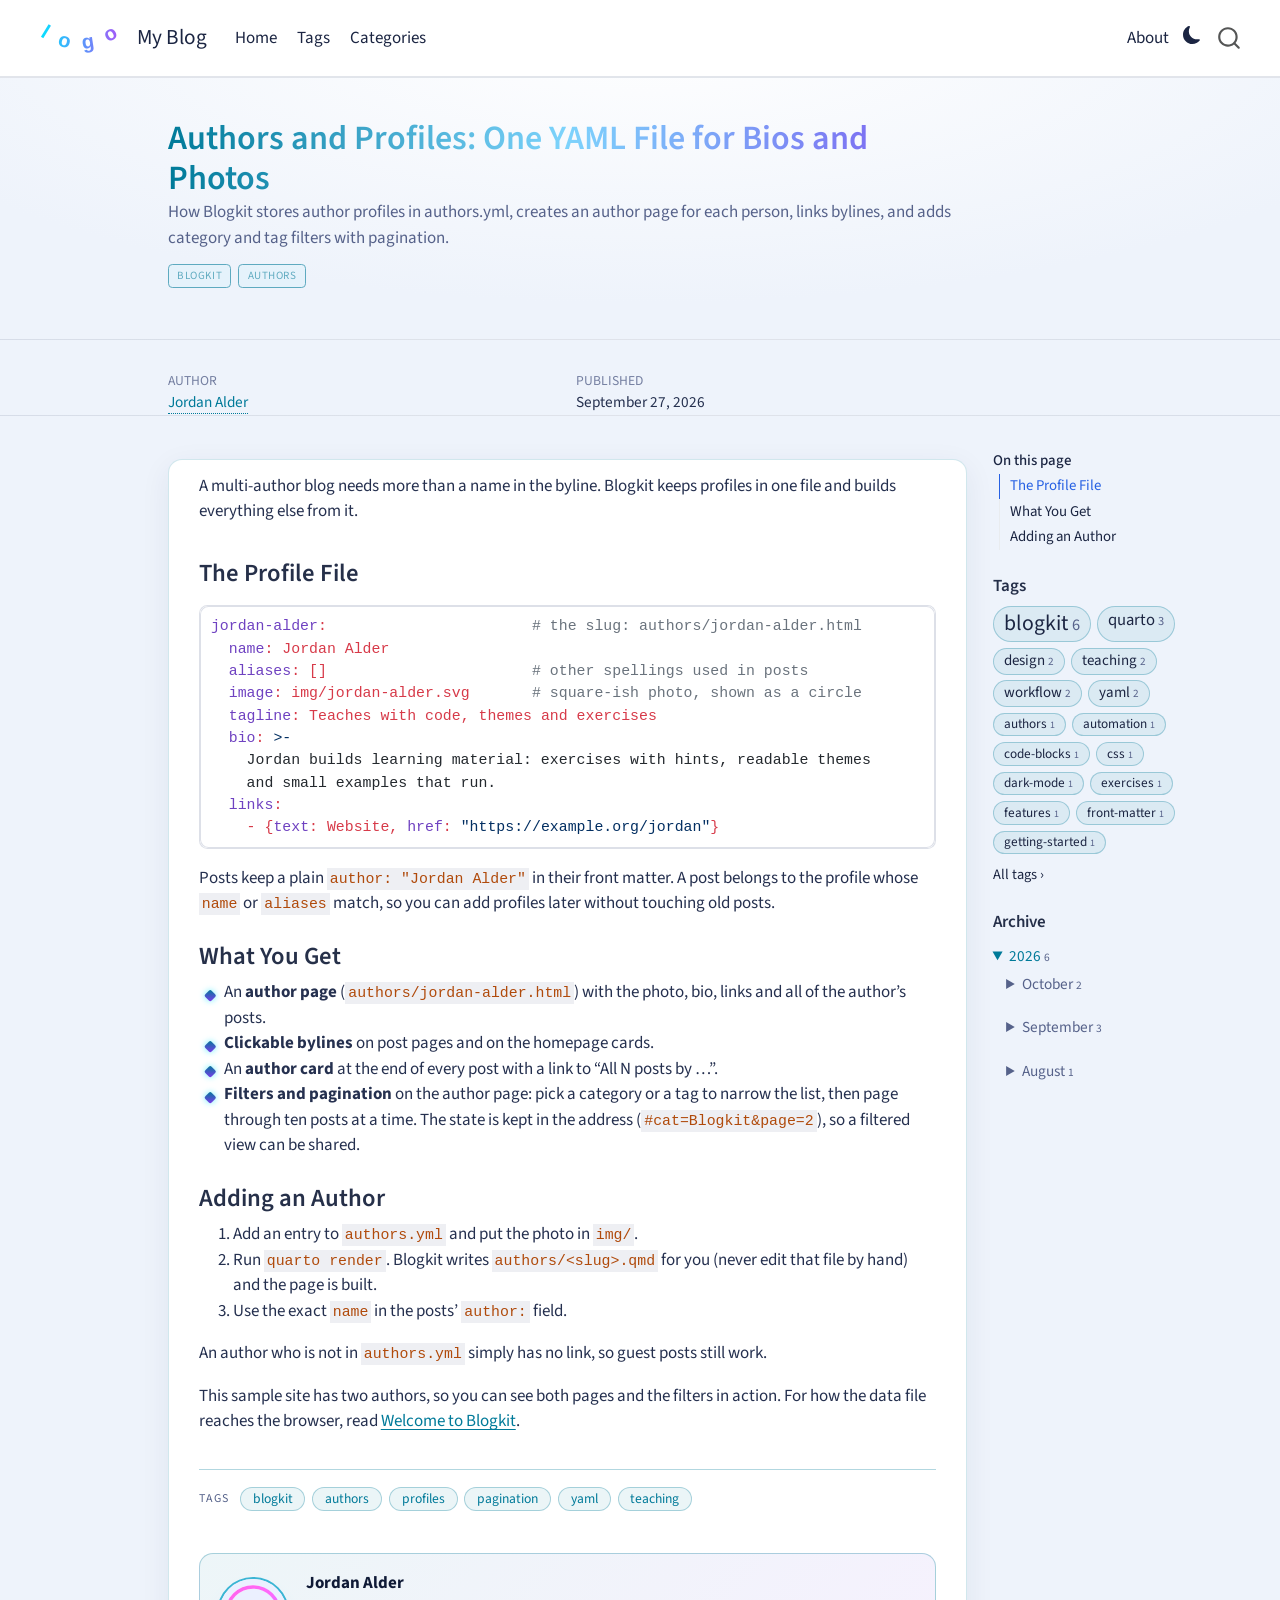
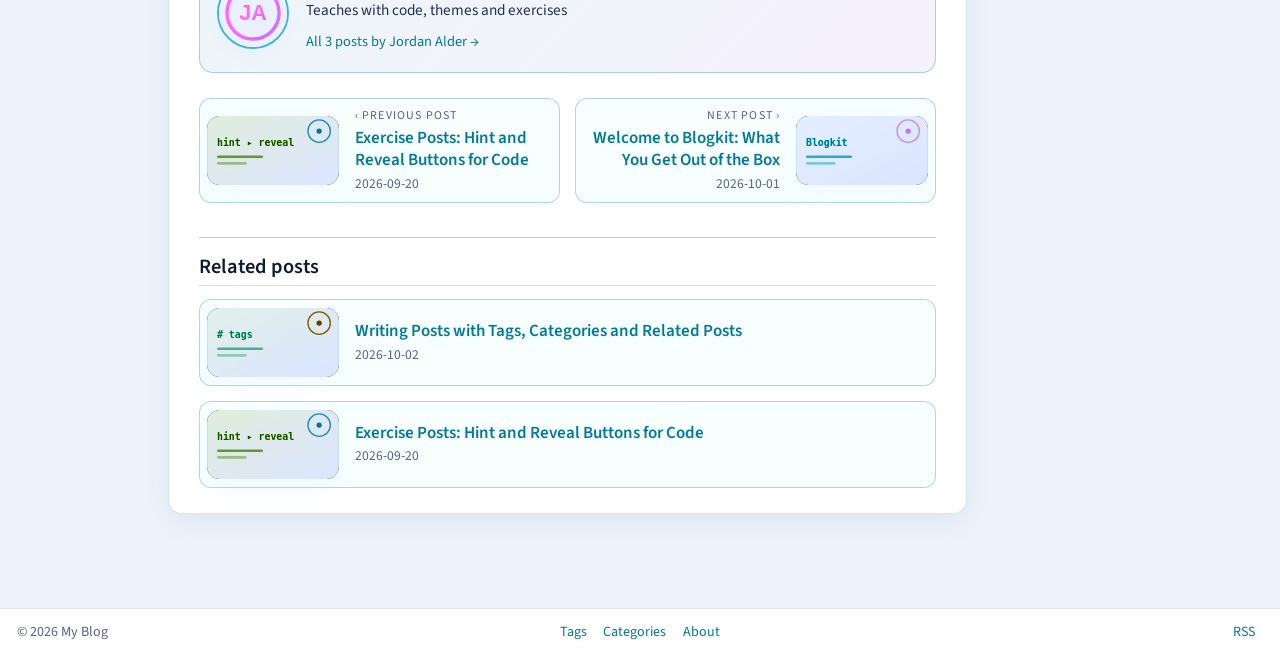
<file: docs/posts/authors-and-profiles.html>
<!DOCTYPE html>
<html xmlns="http://www.w3.org/1999/xhtml" lang="en" xml:lang="en"><head>

<meta charset="utf-8">
<meta name="generator" content="quarto-1.9.38">

<meta name="viewport" content="width=device-width, initial-scale=1.0, user-scalable=yes">

<meta name="author" content="Jordan Alder">
<meta name="dcterms.date" content="2026-09-27">
<meta name="description" content="How Blogkit stores author profiles in authors.yml, creates an author page for each person, links bylines, and adds category and tag filters with pagination.">

<title>Authors and Profiles: One YAML File for Bios and Photos – My Blog</title>
<style>
/* Default styles provided by pandoc.
** See https://pandoc.org/MANUAL.html#variables-for-html for config info.
*/
code{white-space: pre-wrap;}
span.smallcaps{font-variant: small-caps;}
div.columns{display: flex; gap: min(4vw, 1.5em);}
div.column{flex: auto; overflow-x: auto;}
div.hanging-indent{margin-left: 1.5em; text-indent: -1.5em;}
ul.task-list{list-style: none;}
ul.task-list li input[type="checkbox"] {
  width: 0.8em;
  margin: 0 0.8em 0.2em -1em; /* quarto-specific, see https://github.com/quarto-dev/quarto-cli/issues/4556 */ 
  vertical-align: middle;
}
/* CSS for syntax highlighting */
html { -webkit-text-size-adjust: 100%; }
pre > code.sourceCode { white-space: pre; position: relative; }
pre > code.sourceCode > span { display: inline-block; line-height: 1.25; }
pre > code.sourceCode > span:empty { height: 1.2em; }
.sourceCode { overflow: visible; }
code.sourceCode > span { color: inherit; text-decoration: inherit; }
div.sourceCode { margin: 1em 0; }
pre.sourceCode { margin: 0; }
@media screen {
div.sourceCode { overflow: auto; }
}
@media print {
pre > code.sourceCode { white-space: pre-wrap; }
pre > code.sourceCode > span { text-indent: -5em; padding-left: 5em; }
}
pre.numberSource code
  { counter-reset: source-line 0; }
pre.numberSource code > span
  { position: relative; left: -4em; counter-increment: source-line; }
pre.numberSource code > span > a:first-child::before
  { content: counter(source-line);
    position: relative; left: -1em; text-align: right; vertical-align: baseline;
    border: none; display: inline-block;
    -webkit-touch-callout: none; -webkit-user-select: none;
    -khtml-user-select: none; -moz-user-select: none;
    -ms-user-select: none; user-select: none;
    padding: 0 4px; width: 4em;
  }
pre.numberSource { margin-left: 3em;  padding-left: 4px; }
div.sourceCode
  {   }
@media screen {
pre > code.sourceCode > span > a:first-child::before { text-decoration: underline; }
}
</style>


<script src="../site_libs/quarto-nav/quarto-nav.js"></script>
<script src="../site_libs/quarto-nav/headroom.min.js"></script>
<script src="../site_libs/clipboard/clipboard.min.js"></script>
<script src="../site_libs/quarto-search/autocomplete.umd.js"></script>
<script src="../site_libs/quarto-search/fuse.min.js"></script>
<script src="../site_libs/quarto-search/quarto-search.js"></script>
<meta name="quarto:offset" content="../">
<script src="../site_libs/quarto-html/quarto.js" type="module"></script>
<script src="../site_libs/quarto-html/tabsets/tabsets.js" type="module"></script>
<script src="../site_libs/quarto-html/popper.min.js"></script>
<script src="../site_libs/quarto-html/tippy.umd.min.js"></script>
<script src="../site_libs/quarto-html/anchor.min.js"></script>
<link href="../site_libs/quarto-html/tippy.css" rel="stylesheet">
<link href="../site_libs/quarto-html/quarto-syntax-highlighting-de63f62b328812d8e578a4d74e282472.css" rel="stylesheet" class="quarto-color-scheme" id="quarto-text-highlighting-styles">
<link href="../site_libs/quarto-html/quarto-syntax-highlighting-dark-ccafe2c99a4564d55934ca8539ca9f46.css" rel="stylesheet" class="quarto-color-scheme quarto-color-alternate" id="quarto-text-highlighting-styles">
<link href="../site_libs/quarto-html/quarto-syntax-highlighting-de63f62b328812d8e578a4d74e282472.css" rel="stylesheet" class="quarto-color-scheme-extra" id="quarto-text-highlighting-styles">
<script src="../site_libs/bootstrap/bootstrap.min.js"></script>
<link href="../site_libs/bootstrap/bootstrap-icons.css" rel="stylesheet">
<link href="../site_libs/bootstrap/bootstrap-1f7249002a96980cd454805216f9e3b3.min.css" rel="stylesheet" append-hash="true" class="quarto-color-scheme" id="quarto-bootstrap" data-mode="light">
<link href="../site_libs/bootstrap/bootstrap-dark-de4fa3b7647c5fefd9d59d6b8dfc486f.min.css" rel="stylesheet" append-hash="true" class="quarto-color-scheme quarto-color-alternate" id="quarto-bootstrap" data-mode="dark">
<link href="../site_libs/bootstrap/bootstrap-1f7249002a96980cd454805216f9e3b3.min.css" rel="stylesheet" append-hash="true" class="quarto-color-scheme-extra" id="quarto-bootstrap" data-mode="light">
<script id="quarto-search-options" type="application/json">{
  "location": "navbar",
  "copy-button": false,
  "collapse-after": 3,
  "panel-placement": "end",
  "type": "overlay",
  "limit": 50,
  "keyboard-shortcut": [
    "f",
    "/",
    "s"
  ],
  "show-item-context": false,
  "language": {
    "search-no-results-text": "No results",
    "search-matching-documents-text": "matching documents",
    "search-copy-link-title": "Copy link to search",
    "search-hide-matches-text": "Hide additional matches",
    "search-more-match-text": "more match in this document",
    "search-more-matches-text": "more matches in this document",
    "search-clear-button-title": "Clear",
    "search-text-placeholder": "",
    "search-detached-cancel-button-title": "Cancel",
    "search-submit-button-title": "Submit",
    "search-label": "Search"
  }
}</script>


<link rel="stylesheet" href="../site_libs/quarto-contrib/quarto-project/blogkit/styles.css">
</head>

<body class="nav-fixed quarto-light"><script id="quarto-html-before-body" type="application/javascript">
    const toggleBodyColorMode = (bsSheetEl) => {
      const mode = bsSheetEl.getAttribute("data-mode");
      const bodyEl = window.document.querySelector("body");
      if (mode === "dark") {
        bodyEl.classList.add("quarto-dark");
        bodyEl.classList.remove("quarto-light");
      } else {
        bodyEl.classList.add("quarto-light");
        bodyEl.classList.remove("quarto-dark");
      }
    }
    const toggleBodyColorPrimary = () => {
      const bsSheetEl = window.document.querySelector("link#quarto-bootstrap:not([rel=disabled-stylesheet])");
      if (bsSheetEl) {
        toggleBodyColorMode(bsSheetEl);
      }
    }
    const setColorSchemeToggle = (alternate) => {
      const toggles = window.document.querySelectorAll('.quarto-color-scheme-toggle');
      for (let i=0; i < toggles.length; i++) {
        const toggle = toggles[i];
        if (toggle) {
          if (alternate) {
            toggle.classList.add("alternate");
          } else {
            toggle.classList.remove("alternate");
          }
        }
      }
    };
    const toggleColorMode = (alternate) => {
      // Switch the stylesheets
      const primaryStylesheets = window.document.querySelectorAll('link.quarto-color-scheme:not(.quarto-color-alternate)');
      const alternateStylesheets = window.document.querySelectorAll('link.quarto-color-scheme.quarto-color-alternate');
      manageTransitions('#quarto-margin-sidebar .nav-link', false);
      if (alternate) {
        // note: dark is layered on light, we don't disable primary!
        enableStylesheet(alternateStylesheets);
        for (const sheetNode of alternateStylesheets) {
          if (sheetNode.id === "quarto-bootstrap") {
            toggleBodyColorMode(sheetNode);
          }
        }
      } else {
        disableStylesheet(alternateStylesheets);
        enableStylesheet(primaryStylesheets)
        toggleBodyColorPrimary();
      }
      manageTransitions('#quarto-margin-sidebar .nav-link', true);
      // Switch the toggles
      setColorSchemeToggle(alternate)
      // Hack to workaround the fact that safari doesn't
      // properly recolor the scrollbar when toggling (#1455)
      if (navigator.userAgent.indexOf('Safari') > 0 && navigator.userAgent.indexOf('Chrome') == -1) {
        manageTransitions("body", false);
        window.scrollTo(0, 1);
        setTimeout(() => {
          window.scrollTo(0, 0);
          manageTransitions("body", true);
        }, 40);
      }
    }
    const disableStylesheet = (stylesheets) => {
      for (let i=0; i < stylesheets.length; i++) {
        const stylesheet = stylesheets[i];
        stylesheet.rel = 'disabled-stylesheet';
      }
    }
    const enableStylesheet = (stylesheets) => {
      for (let i=0; i < stylesheets.length; i++) {
        const stylesheet = stylesheets[i];
        if(stylesheet.rel !== 'stylesheet') { // for Chrome, which will still FOUC without this check
          stylesheet.rel = 'stylesheet';
        }
      }
    }
    const manageTransitions = (selector, allowTransitions) => {
      const els = window.document.querySelectorAll(selector);
      for (let i=0; i < els.length; i++) {
        const el = els[i];
        if (allowTransitions) {
          el.classList.remove('notransition');
        } else {
          el.classList.add('notransition');
        }
      }
    }
    const isFileUrl = () => {
      return window.location.protocol === 'file:';
    }
    const hasAlternateSentinel = () => {
      let styleSentinel = getColorSchemeSentinel();
      if (styleSentinel !== null) {
        return styleSentinel === "alternate";
      } else {
        return false;
      }
    }
    const setStyleSentinel = (alternate) => {
      const value = alternate ? "alternate" : "default";
      if (!isFileUrl()) {
        window.localStorage.setItem("quarto-color-scheme", value);
      } else {
        localAlternateSentinel = value;
      }
    }
    const getColorSchemeSentinel = () => {
      if (!isFileUrl()) {
        const storageValue = window.localStorage.getItem("quarto-color-scheme");
        return storageValue != null ? storageValue : localAlternateSentinel;
      } else {
        return localAlternateSentinel;
      }
    }
    const toggleGiscusIfUsed = (isAlternate, darkModeDefault) => {
      const baseTheme = document.querySelector('#giscus-base-theme')?.value ?? 'light';
      const alternateTheme = document.querySelector('#giscus-alt-theme')?.value ?? 'dark';
      let newTheme = '';
      if(authorPrefersDark) {
        newTheme = isAlternate ? baseTheme : alternateTheme;
      } else {
        newTheme = isAlternate ? alternateTheme : baseTheme;
      }
      const changeGiscusTheme = () => {
        // From: https://github.com/giscus/giscus/issues/336
        const sendMessage = (message) => {
          const iframe = document.querySelector('iframe.giscus-frame');
          if (!iframe) return;
          iframe.contentWindow.postMessage({ giscus: message }, 'https://giscus.app');
        }
        sendMessage({
          setConfig: {
            theme: newTheme
          }
        });
      }
      const isGiscussLoaded = window.document.querySelector('iframe.giscus-frame') !== null;
      if (isGiscussLoaded) {
        changeGiscusTheme();
      }
    };
    const authorPrefersDark = false;
    const darkModeDefault = authorPrefersDark;
      document.querySelector('link#quarto-text-highlighting-styles.quarto-color-scheme-extra').rel = 'disabled-stylesheet';
      document.querySelector('link#quarto-bootstrap.quarto-color-scheme-extra').rel = 'disabled-stylesheet';
    let localAlternateSentinel = darkModeDefault ? 'alternate' : 'default';
    // Dark / light mode switch
    window.quartoToggleColorScheme = () => {
      // Read the current dark / light value
      let toAlternate = !hasAlternateSentinel();
      toggleColorMode(toAlternate);
      setStyleSentinel(toAlternate);
      toggleGiscusIfUsed(toAlternate, darkModeDefault);
      window.dispatchEvent(new Event('resize'));
    };
    // Switch to dark mode if need be
    if (hasAlternateSentinel()) {
      toggleColorMode(true);
    } else {
      toggleColorMode(false);
    }
  </script>

<div id="quarto-search-results"></div>
  <header id="quarto-header" class="headroom fixed-top quarto-banner">
    <nav class="navbar navbar-expand-lg " data-bs-theme="dark">
      <div class="navbar-container container-fluid">
      <div class="navbar-brand-container mx-auto">
    <a href="../index.html" class="navbar-brand navbar-brand-logo">
    <img src="../img/logo.svg" alt="" class="navbar-logo light-content">
    <img src="../img/logo.svg" alt="" class="navbar-logo dark-content">
    </a>
    <a class="navbar-brand" href="../index.html">
    <span class="navbar-title">My Blog</span>
    </a>
  </div>
            <div id="quarto-search" class="" title="Search"></div>
          <button class="navbar-toggler" type="button" data-bs-toggle="collapse" data-bs-target="#navbarCollapse" aria-controls="navbarCollapse" role="menu" aria-expanded="false" aria-label="Toggle navigation" onclick="if (window.quartoToggleHeadroom) { window.quartoToggleHeadroom(); }">
  <span class="navbar-toggler-icon"></span>
</button>
          <div class="collapse navbar-collapse" id="navbarCollapse">
            <ul class="navbar-nav navbar-nav-scroll me-auto">
  <li class="nav-item">
    <a class="nav-link" href="../index.html"> 
<span class="menu-text">Home</span></a>
  </li>  
  <li class="nav-item">
    <a class="nav-link" href="../tags.html"> 
<span class="menu-text">Tags</span></a>
  </li>  
  <li class="nav-item">
    <a class="nav-link" href="../categories.html"> 
<span class="menu-text">Categories</span></a>
  </li>  
</ul>
            <ul class="navbar-nav navbar-nav-scroll ms-auto">
  <li class="nav-item">
    <a class="nav-link" href="../about.html"> 
<span class="menu-text">About</span></a>
  </li>  
</ul>
          </div> <!-- /navcollapse -->
            <div class="quarto-navbar-tools">
  <a href="" class="quarto-color-scheme-toggle quarto-navigation-tool  px-1" onclick="window.quartoToggleColorScheme(); return false;" title="Toggle dark mode"><i class="bi"></i></a>
</div>
      </div> <!-- /container-fluid -->
    </nav>
</header>
<!-- content -->
<header id="title-block-header" class="quarto-title-block default page-columns page-full">
  <div class="quarto-title-banner page-columns page-full">
    <div class="quarto-title column-body">
      <h1 class="title">Authors and Profiles: One YAML File for Bios and Photos</h1>
                  <div>
        <div class="description">
          How Blogkit stores author profiles in authors.yml, creates an author page for each person, links bylines, and adds category and tag filters with pagination.
        </div>
      </div>
                          <div class="quarto-categories">
                <div class="quarto-category">Blogkit</div>
                <div class="quarto-category">Authors</div>
              </div>
                  </div>
  </div>
    
  
  <div class="quarto-title-meta">

      <div>
      <div class="quarto-title-meta-heading">Author</div>
      <div class="quarto-title-meta-contents">
               <p>Jordan Alder </p>
            </div>
    </div>
      
      <div>
      <div class="quarto-title-meta-heading">Published</div>
      <div class="quarto-title-meta-contents">
        <p class="date">September 27, 2026</p>
      </div>
    </div>
    
      
    </div>
    
  
  </header><div id="quarto-content" class="quarto-container page-columns page-rows-contents page-layout-article page-navbar">
<!-- sidebar -->
<!-- margin-sidebar -->
    <div id="quarto-margin-sidebar" class="sidebar margin-sidebar">
        <nav id="TOC" role="doc-toc" class="toc-active">
    <h2 id="toc-title">On this page</h2>
   
  <ul>
  <li><a href="#the-profile-file" id="toc-the-profile-file" class="nav-link active" data-scroll-target="#the-profile-file">The Profile File</a></li>
  <li><a href="#what-you-get" id="toc-what-you-get" class="nav-link" data-scroll-target="#what-you-get">What You Get</a></li>
  <li><a href="#adding-an-author" id="toc-adding-an-author" class="nav-link" data-scroll-target="#adding-an-author">Adding an Author</a></li>
  </ul>
</nav>
    </div>
<!-- main -->
<main class="content quarto-banner-title-block" id="quarto-document-content">






<p>A multi-author blog needs more than a name in the byline. Blogkit keeps profiles in one file and builds everything else from it.</p>
<section id="the-profile-file" class="level3">
<h3 class="anchored" data-anchor-id="the-profile-file">The Profile File</h3>
<div class="code-copy-outer-scaffold"><div class="sourceCode" id="cb1"><pre class="sourceCode yaml code-with-copy"><code class="sourceCode yaml"><span id="cb1-1"><a href="#cb1-1" aria-hidden="true" tabindex="-1"></a><span class="fu">jordan-alder</span><span class="kw">:</span><span class="co">                       # the slug: authors/jordan-alder.html</span></span>
<span id="cb1-2"><a href="#cb1-2" aria-hidden="true" tabindex="-1"></a><span class="at">  </span><span class="fu">name</span><span class="kw">:</span><span class="at"> Jordan Alder</span></span>
<span id="cb1-3"><a href="#cb1-3" aria-hidden="true" tabindex="-1"></a><span class="at">  </span><span class="fu">aliases</span><span class="kw">:</span><span class="at"> </span><span class="kw">[]</span><span class="co">                       # other spellings used in posts</span></span>
<span id="cb1-4"><a href="#cb1-4" aria-hidden="true" tabindex="-1"></a><span class="at">  </span><span class="fu">image</span><span class="kw">:</span><span class="at"> img/jordan-alder.svg</span><span class="co">       # square-ish photo, shown as a circle</span></span>
<span id="cb1-5"><a href="#cb1-5" aria-hidden="true" tabindex="-1"></a><span class="at">  </span><span class="fu">tagline</span><span class="kw">:</span><span class="at"> Teaches with code, themes and exercises</span></span>
<span id="cb1-6"><a href="#cb1-6" aria-hidden="true" tabindex="-1"></a><span class="fu">  bio</span><span class="kw">: </span><span class="ch">&gt;-</span></span>
<span id="cb1-7"><a href="#cb1-7" aria-hidden="true" tabindex="-1"></a>    Jordan builds learning material: exercises with hints, readable themes</span>
<span id="cb1-8"><a href="#cb1-8" aria-hidden="true" tabindex="-1"></a>    and small examples that run.</span>
<span id="cb1-9"><a href="#cb1-9" aria-hidden="true" tabindex="-1"></a><span class="at">  </span><span class="fu">links</span><span class="kw">:</span></span>
<span id="cb1-10"><a href="#cb1-10" aria-hidden="true" tabindex="-1"></a><span class="at">    </span><span class="kw">-</span><span class="at"> </span><span class="kw">{</span><span class="fu">text</span><span class="kw">:</span><span class="at"> Website</span><span class="kw">,</span><span class="at"> </span><span class="fu">href</span><span class="kw">:</span><span class="at"> </span><span class="st">"https://example.org/jordan"</span><span class="kw">}</span></span></code></pre></div><button title="Copy to Clipboard" class="code-copy-button"><i class="bi"></i></button></div>
<p>Posts keep a plain <code>author: "Jordan Alder"</code> in their front matter. A post belongs to the profile whose <code>name</code> or <code>aliases</code> match, so you can add profiles later without touching old posts.</p>
</section>
<section id="what-you-get" class="level3">
<h3 class="anchored" data-anchor-id="what-you-get">What You Get</h3>
<ul>
<li>An <strong>author page</strong> (<code>authors/jordan-alder.html</code>) with the photo, bio, links and all of the author’s posts.</li>
<li><strong>Clickable bylines</strong> on post pages and on the homepage cards.</li>
<li>An <strong>author card</strong> at the end of every post with a link to “All N posts by …”.</li>
<li><strong>Filters and pagination</strong> on the author page: pick a category or a tag to narrow the list, then page through ten posts at a time. The state is kept in the address (<code>#cat=Blogkit&amp;page=2</code>), so a filtered view can be shared.</li>
</ul>
</section>
<section id="adding-an-author" class="level3">
<h3 class="anchored" data-anchor-id="adding-an-author">Adding an Author</h3>
<ol type="1">
<li>Add an entry to <code>authors.yml</code> and put the photo in <code>img/</code>.</li>
<li>Run <code>quarto render</code>. Blogkit writes <code>authors/&lt;slug&gt;.qmd</code> for you (never edit that file by hand) and the page is built.</li>
<li>Use the exact <code>name</code> in the posts’ <code>author:</code> field.</li>
</ol>
<p>An author who is not in <code>authors.yml</code> simply has no link, so guest posts still work.</p>
<p>This sample site has two authors, so you can see both pages and the filters in action. For how the data file reaches the browser, read <a href="../posts/welcome-to-blogkit.html">Welcome to Blogkit</a>.</p>


</section>

</main> <!-- /main -->
<script>
/* Blog-wide "See hint" / "Reveal code" toggles.
   Markup in a post:
     ::: {.reveal-code}
     ::: {.hint}
     Hint text
     :::

     ```c
     code
     ```
     :::
   Without JavaScript the code and hint simply stay visible. */
(function () {
  function init() {
    document.querySelectorAll('.reveal-code').forEach(function (box, n) {
      var hint = box.querySelector(':scope > .hint');
      var code = box.querySelector(':scope > .code-copy-outer-scaffold, :scope > .sourceCode, :scope > pre');
      if (!code) return;
      var bar = document.createElement('div');
      bar.className = 'rc-bar';
      function button(label, target, shown, hidden) {
        var b = document.createElement('button');
        b.type = 'button';
        b.className = 'rc-btn';
        b.textContent = shown;
        b.setAttribute('aria-expanded', 'false');
        b.setAttribute('aria-controls', target.id);
        b.addEventListener('click', function () {
          var open = target.classList.toggle('rc-open');
          b.textContent = open ? hidden : shown;
          b.setAttribute('aria-expanded', open);
        });
        bar.appendChild(b);
      }
      code.id = code.id || 'rc-code-' + n;
      if (hint) {
        hint.id = hint.id || 'rc-hint-' + n;
        button('hint', hint, 'See hint', 'Hide hint');
      }
      button('code', code, 'Reveal code', 'Hide code');
      box.insertBefore(bar, box.firstChild);
      box.classList.add('rc-ready');
    });
  }
  if (document.readyState === 'loading') document.addEventListener('DOMContentLoaded', init);
  else init();
})();
</script>
<script>
/* Blogkit: load blogkit.js from the site root, whatever the page depth. */
(function () {
  var m = document.querySelector('meta[name="quarto:offset"]');
  var base = m ? m.getAttribute('content') : '';
  if (base === './') base = '';
  var s = document.createElement('script');
  s.src = base + 'blogkit.js';
  s.dataset.base = base;
  document.body.appendChild(s);
})();
</script>
<script id="quarto-html-after-body" type="application/javascript">
  window.document.addEventListener("DOMContentLoaded", function (event) {
    // Ensure there is a toggle, if there isn't float one in the top right
    if (window.document.querySelector('.quarto-color-scheme-toggle') === null) {
      const a = window.document.createElement('a');
      a.classList.add('top-right');
      a.classList.add('quarto-color-scheme-toggle');
      a.href = "";
      a.onclick = function() { try { window.quartoToggleColorScheme(); } catch {} return false; };
      const i = window.document.createElement("i");
      i.classList.add('bi');
      a.appendChild(i);
      window.document.body.appendChild(a);
    }
    setColorSchemeToggle(hasAlternateSentinel())
    const icon = "";
    const anchorJS = new window.AnchorJS();
    anchorJS.options = {
      placement: 'right',
      icon: icon
    };
    anchorJS.add('.anchored');
    const isCodeAnnotation = (el) => {
      for (const clz of el.classList) {
        if (clz.startsWith('code-annotation-')) {                     
          return true;
        }
      }
      return false;
    }
    const onCopySuccess = function(e) {
      // button target
      const button = e.trigger;
      // don't keep focus
      button.blur();
      // flash "checked"
      button.classList.add('code-copy-button-checked');
      var currentTitle = button.getAttribute("title");
      button.setAttribute("title", "Copied!");
      let tooltip;
      if (window.bootstrap) {
        button.setAttribute("data-bs-toggle", "tooltip");
        button.setAttribute("data-bs-placement", "left");
        button.setAttribute("data-bs-title", "Copied!");
        tooltip = new bootstrap.Tooltip(button, 
          { trigger: "manual", 
            customClass: "code-copy-button-tooltip",
            offset: [0, -8]});
        tooltip.show();    
      }
      setTimeout(function() {
        if (tooltip) {
          tooltip.hide();
          button.removeAttribute("data-bs-title");
          button.removeAttribute("data-bs-toggle");
          button.removeAttribute("data-bs-placement");
        }
        button.setAttribute("title", currentTitle);
        button.classList.remove('code-copy-button-checked');
      }, 1000);
      // clear code selection
      e.clearSelection();
    }
    const getTextToCopy = function(trigger) {
      const outerScaffold = trigger.parentElement.cloneNode(true);
      const codeEl = outerScaffold.querySelector('code');
      for (const childEl of codeEl.children) {
        if (isCodeAnnotation(childEl)) {
          childEl.remove();
        }
      }
      return codeEl.innerText;
    }
    const clipboard = new window.ClipboardJS('.code-copy-button:not([data-in-quarto-modal])', {
      text: getTextToCopy
    });
    clipboard.on('success', onCopySuccess);
    if (window.document.getElementById('quarto-embedded-source-code-modal')) {
      const clipboardModal = new window.ClipboardJS('.code-copy-button[data-in-quarto-modal]', {
        text: getTextToCopy,
        container: window.document.getElementById('quarto-embedded-source-code-modal')
      });
      clipboardModal.on('success', onCopySuccess);
    }
      var localhostRegex = new RegExp(/^(?:http|https):\/\/localhost\:?[0-9]*\//);
      var mailtoRegex = new RegExp(/^mailto:/);
        var filterRegex = new RegExp('/' + window.location.host + '/');
      var isInternal = (href) => {
          return filterRegex.test(href) || localhostRegex.test(href) || mailtoRegex.test(href);
      }
      // Inspect non-navigation links and adorn them if external
     var links = window.document.querySelectorAll('a[href]:not(.nav-link):not(.navbar-brand):not(.toc-action):not(.sidebar-link):not(.sidebar-item-toggle):not(.pagination-link):not(.no-external):not([aria-hidden]):not(.dropdown-item):not(.quarto-navigation-tool):not(.about-link)');
      for (var i=0; i<links.length; i++) {
        const link = links[i];
        if (!isInternal(link.href)) {
          // undo the damage that might have been done by quarto-nav.js in the case of
          // links that we want to consider external
          if (link.dataset.originalHref !== undefined) {
            link.href = link.dataset.originalHref;
          }
        }
      }
    function tippyHover(el, contentFn, onTriggerFn, onUntriggerFn) {
      const config = {
        allowHTML: true,
        maxWidth: 500,
        delay: 100,
        arrow: false,
        appendTo: function(el) {
            return el.parentElement;
        },
        interactive: true,
        interactiveBorder: 10,
        theme: 'quarto',
        placement: 'bottom-start',
      };
      if (contentFn) {
        config.content = contentFn;
      }
      if (onTriggerFn) {
        config.onTrigger = onTriggerFn;
      }
      if (onUntriggerFn) {
        config.onUntrigger = onUntriggerFn;
      }
      window.tippy(el, config); 
    }
    const noterefs = window.document.querySelectorAll('a[role="doc-noteref"]');
    for (var i=0; i<noterefs.length; i++) {
      const ref = noterefs[i];
      tippyHover(ref, function() {
        // use id or data attribute instead here
        let href = ref.getAttribute('data-footnote-href') || ref.getAttribute('href');
        try { href = new URL(href).hash; } catch {}
        const id = href.replace(/^#\/?/, "");
        const note = window.document.getElementById(id);
        if (note) {
          return note.innerHTML;
        } else {
          return "";
        }
      });
    }
    const xrefs = window.document.querySelectorAll('a.quarto-xref');
    const processXRef = (id, note) => {
      // Strip column container classes
      const stripColumnClz = (el) => {
        el.classList.remove("page-full", "page-columns");
        if (el.children) {
          for (const child of el.children) {
            stripColumnClz(child);
          }
        }
      }
      stripColumnClz(note)
      if (id === null || id.startsWith('sec-')) {
        // Special case sections, only their first couple elements
        const container = document.createElement("div");
        if (note.children && note.children.length > 2) {
          container.appendChild(note.children[0].cloneNode(true));
          for (let i = 1; i < note.children.length; i++) {
            const child = note.children[i];
            if (child.tagName === "P" && child.innerText === "") {
              continue;
            } else {
              container.appendChild(child.cloneNode(true));
              break;
            }
          }
          if (window.Quarto?.typesetMath) {
            window.Quarto.typesetMath(container);
          }
          return container.innerHTML
        } else {
          if (window.Quarto?.typesetMath) {
            window.Quarto.typesetMath(note);
          }
          return note.innerHTML;
        }
      } else {
        // Remove any anchor links if they are present
        const anchorLink = note.querySelector('a.anchorjs-link');
        if (anchorLink) {
          anchorLink.remove();
        }
        if (window.Quarto?.typesetMath) {
          window.Quarto.typesetMath(note);
        }
        if (note.classList.contains("callout")) {
          return note.outerHTML;
        } else {
          return note.innerHTML;
        }
      }
    }
    for (var i=0; i<xrefs.length; i++) {
      const xref = xrefs[i];
      tippyHover(xref, undefined, function(instance) {
        instance.disable();
        let url = xref.getAttribute('href');
        let hash = undefined; 
        if (url.startsWith('#')) {
          hash = url;
        } else {
          try { hash = new URL(url).hash; } catch {}
        }
        if (hash) {
          const id = hash.replace(/^#\/?/, "");
          const note = window.document.getElementById(id);
          if (note !== null) {
            try {
              const html = processXRef(id, note.cloneNode(true));
              instance.setContent(html);
            } finally {
              instance.enable();
              instance.show();
            }
          } else {
            // See if we can fetch this
            fetch(url.split('#')[0])
            .then(res => res.text())
            .then(html => {
              const parser = new DOMParser();
              const htmlDoc = parser.parseFromString(html, "text/html");
              const note = htmlDoc.getElementById(id);
              if (note !== null) {
                const html = processXRef(id, note);
                instance.setContent(html);
              } 
            }).finally(() => {
              instance.enable();
              instance.show();
            });
          }
        } else {
          // See if we can fetch a full url (with no hash to target)
          // This is a special case and we should probably do some content thinning / targeting
          fetch(url)
          .then(res => res.text())
          .then(html => {
            const parser = new DOMParser();
            const htmlDoc = parser.parseFromString(html, "text/html");
            const note = htmlDoc.querySelector('main.content');
            if (note !== null) {
              // This should only happen for chapter cross references
              // (since there is no id in the URL)
              // remove the first header
              if (note.children.length > 0 && note.children[0].tagName === "HEADER") {
                note.children[0].remove();
              }
              const html = processXRef(null, note);
              instance.setContent(html);
            } 
          }).finally(() => {
            instance.enable();
            instance.show();
          });
        }
      }, function(instance) {
      });
    }
        let selectedAnnoteEl;
        const selectorForAnnotation = ( cell, annotation) => {
          let cellAttr = 'data-code-cell="' + cell + '"';
          let lineAttr = 'data-code-annotation="' +  annotation + '"';
          const selector = 'span[' + cellAttr + '][' + lineAttr + ']';
          return selector;
        }
        const selectCodeLines = (annoteEl) => {
          const doc = window.document;
          const targetCell = annoteEl.getAttribute("data-target-cell");
          const targetAnnotation = annoteEl.getAttribute("data-target-annotation");
          const annoteSpan = window.document.querySelector(selectorForAnnotation(targetCell, targetAnnotation));
          const lines = annoteSpan.getAttribute("data-code-lines").split(",");
          const lineIds = lines.map((line) => {
            return targetCell + "-" + line;
          })
          let top = null;
          let height = null;
          let parent = null;
          if (lineIds.length > 0) {
              //compute the position of the single el (top and bottom and make a div)
              const el = window.document.getElementById(lineIds[0]);
              top = el.offsetTop;
              height = el.offsetHeight;
              parent = el.parentElement.parentElement;
            if (lineIds.length > 1) {
              const lastEl = window.document.getElementById(lineIds[lineIds.length - 1]);
              const bottom = lastEl.offsetTop + lastEl.offsetHeight;
              height = bottom - top;
            }
            if (top !== null && height !== null && parent !== null) {
              // cook up a div (if necessary) and position it 
              let div = window.document.getElementById("code-annotation-line-highlight");
              if (div === null) {
                div = window.document.createElement("div");
                div.setAttribute("id", "code-annotation-line-highlight");
                div.style.position = 'absolute';
                parent.appendChild(div);
              }
              div.style.top = top - 2 + "px";
              div.style.height = height + 4 + "px";
              div.style.left = 0;
              let gutterDiv = window.document.getElementById("code-annotation-line-highlight-gutter");
              if (gutterDiv === null) {
                gutterDiv = window.document.createElement("div");
                gutterDiv.setAttribute("id", "code-annotation-line-highlight-gutter");
                gutterDiv.style.position = 'absolute';
                const codeCell = window.document.getElementById(targetCell);
                const gutter = codeCell.querySelector('.code-annotation-gutter');
                gutter.appendChild(gutterDiv);
              }
              gutterDiv.style.top = top - 2 + "px";
              gutterDiv.style.height = height + 4 + "px";
            }
            selectedAnnoteEl = annoteEl;
          }
        };
        const unselectCodeLines = () => {
          const elementsIds = ["code-annotation-line-highlight", "code-annotation-line-highlight-gutter"];
          elementsIds.forEach((elId) => {
            const div = window.document.getElementById(elId);
            if (div) {
              div.remove();
            }
          });
          selectedAnnoteEl = undefined;
        };
          // Handle positioning of the toggle
      window.addEventListener(
        "resize",
        throttle(() => {
          elRect = undefined;
          if (selectedAnnoteEl) {
            selectCodeLines(selectedAnnoteEl);
          }
        }, 10)
      );
      function throttle(fn, ms) {
      let throttle = false;
      let timer;
        return (...args) => {
          if(!throttle) { // first call gets through
              fn.apply(this, args);
              throttle = true;
          } else { // all the others get throttled
              if(timer) clearTimeout(timer); // cancel #2
              timer = setTimeout(() => {
                fn.apply(this, args);
                timer = throttle = false;
              }, ms);
          }
        };
      }
        // Attach click handler to the DT
        const annoteDls = window.document.querySelectorAll('dt[data-target-cell]');
        for (const annoteDlNode of annoteDls) {
          annoteDlNode.addEventListener('click', (event) => {
            const clickedEl = event.target;
            if (clickedEl !== selectedAnnoteEl) {
              unselectCodeLines();
              const activeEl = window.document.querySelector('dt[data-target-cell].code-annotation-active');
              if (activeEl) {
                activeEl.classList.remove('code-annotation-active');
              }
              selectCodeLines(clickedEl);
              clickedEl.classList.add('code-annotation-active');
            } else {
              // Unselect the line
              unselectCodeLines();
              clickedEl.classList.remove('code-annotation-active');
            }
          });
        }
    const findCites = (el) => {
      const parentEl = el.parentElement;
      if (parentEl) {
        const cites = parentEl.dataset.cites;
        if (cites) {
          return {
            el,
            cites: cites.split(' ')
          };
        } else {
          return findCites(el.parentElement)
        }
      } else {
        return undefined;
      }
    };
    var bibliorefs = window.document.querySelectorAll('a[role="doc-biblioref"]');
    for (var i=0; i<bibliorefs.length; i++) {
      const ref = bibliorefs[i];
      const citeInfo = findCites(ref);
      if (citeInfo) {
        tippyHover(citeInfo.el, function() {
          var popup = window.document.createElement('div');
          citeInfo.cites.forEach(function(cite) {
            var citeDiv = window.document.createElement('div');
            citeDiv.classList.add('hanging-indent');
            citeDiv.classList.add('csl-entry');
            var biblioDiv = window.document.getElementById('ref-' + cite);
            if (biblioDiv) {
              citeDiv.innerHTML = biblioDiv.innerHTML;
            }
            popup.appendChild(citeDiv);
          });
          return popup.innerHTML;
        });
      }
    }
  });
  </script>
</div> <!-- /content -->
<footer class="footer">
  <div class="nav-footer">
    <div class="nav-footer-left">
<p>© 2026 My Blog</p>
</div>   
    <div class="nav-footer-center">
      <ul class="footer-items list-unstyled">
    <li class="nav-item">
    <a class="nav-link" href="../tags.html">
<p>Tags</p>
</a>
  </li>  
    <li class="nav-item">
    <a class="nav-link" href="../categories.html">
<p>Categories</p>
</a>
  </li>  
    <li class="nav-item">
    <a class="nav-link" href="../about.html">
<p>About</p>
</a>
  </li>  
</ul>
    </div>
    <div class="nav-footer-right">
      <ul class="footer-items list-unstyled">
    <li class="nav-item">
    <a class="nav-link" href="../index.xml">
<p>RSS</p>
</a>
  </li>  
</ul>
    </div>
  </div>
</footer>




</body></html>
</file>
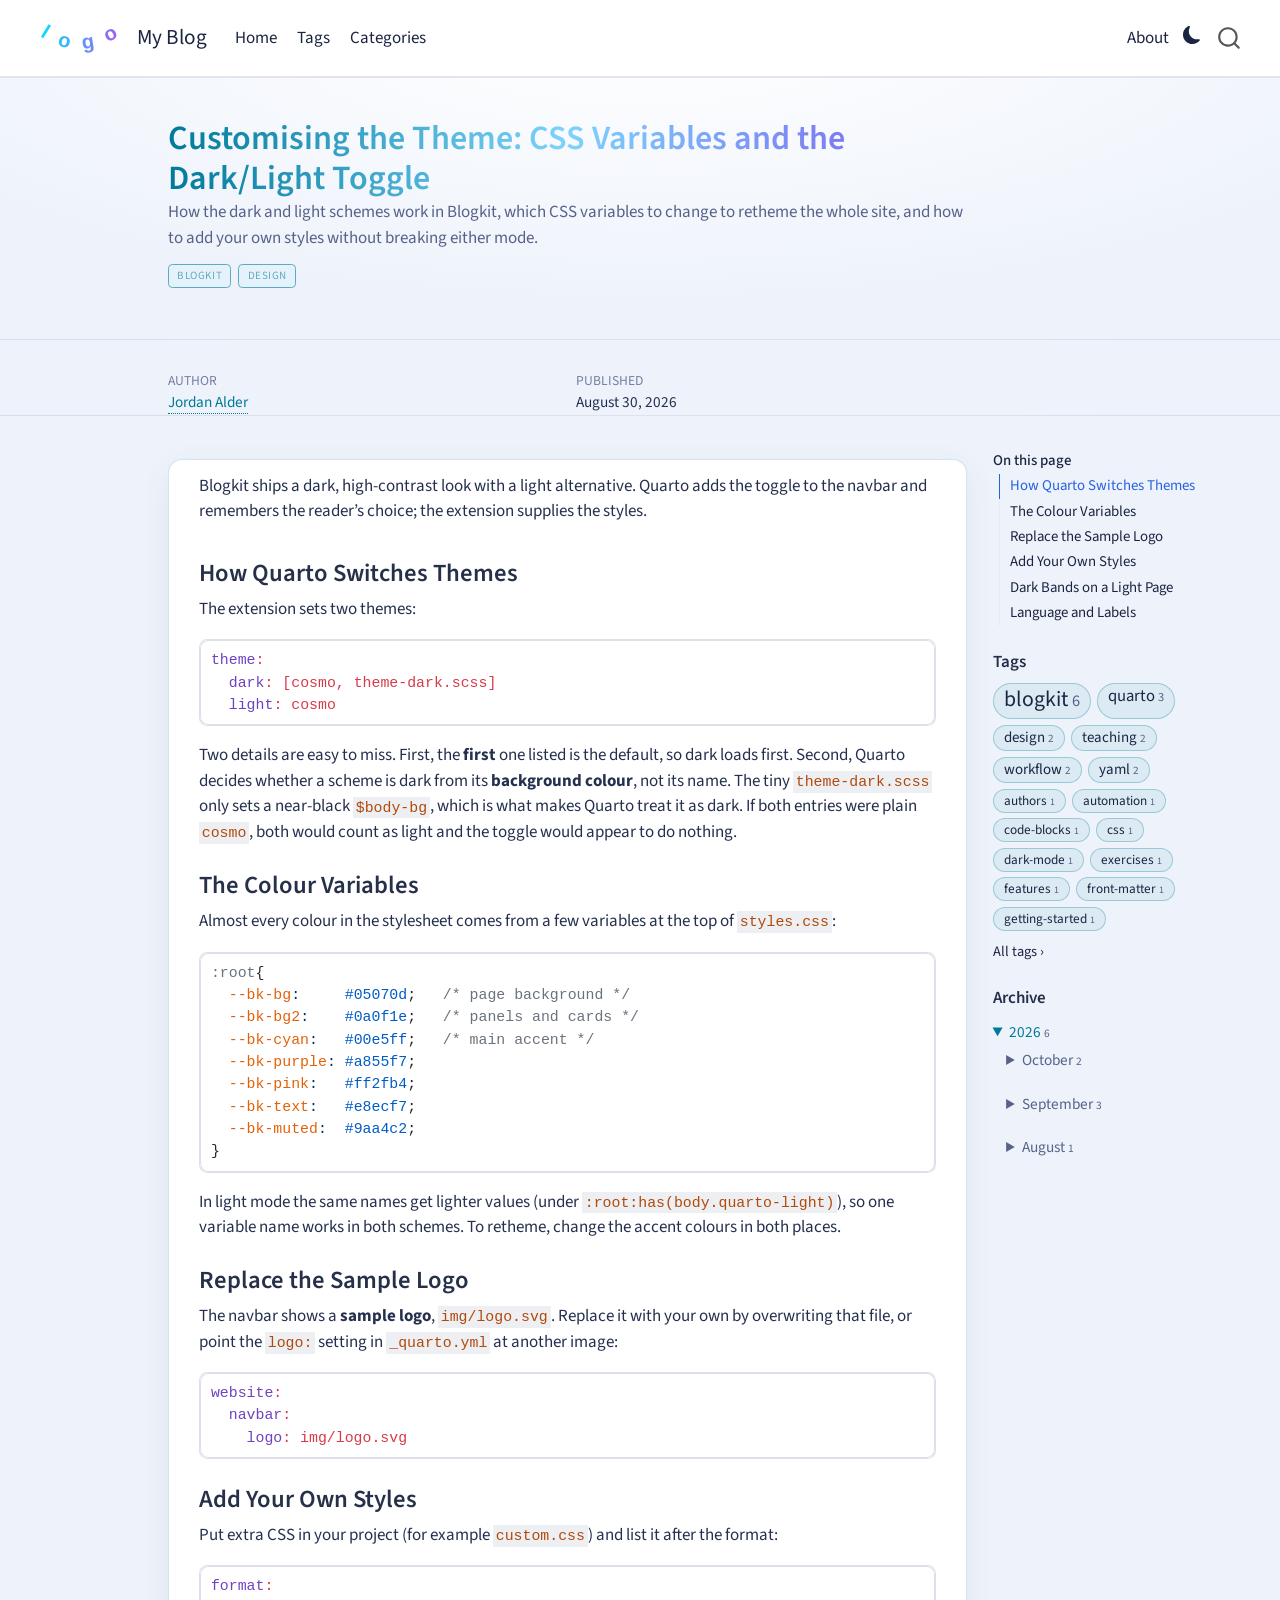
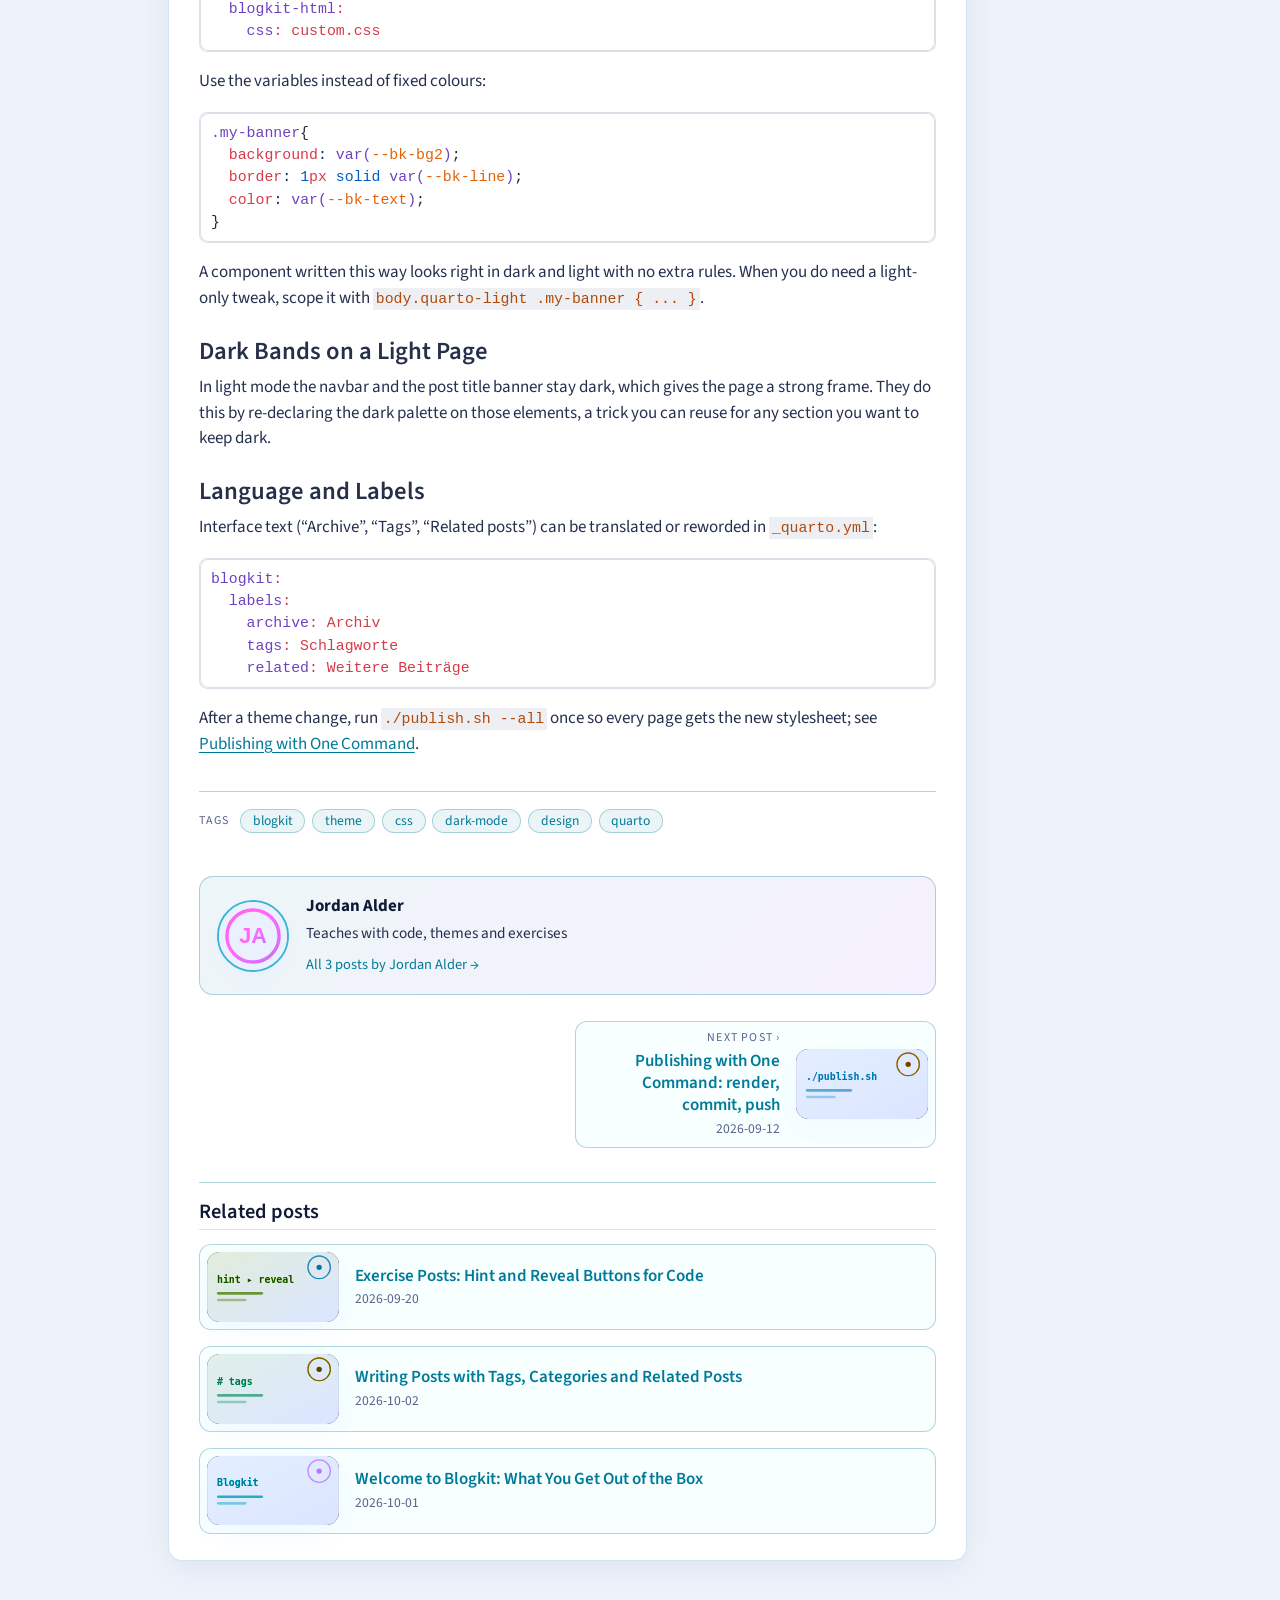
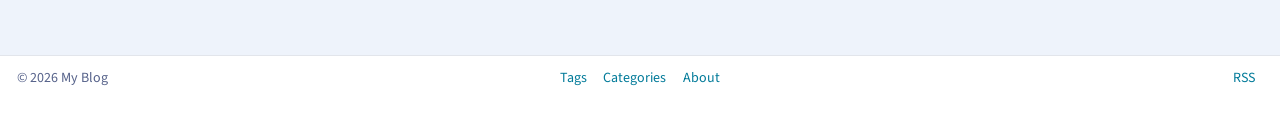
<file: docs/posts/customising-the-theme.html>
<!DOCTYPE html>
<html xmlns="http://www.w3.org/1999/xhtml" lang="en" xml:lang="en"><head>

<meta charset="utf-8">
<meta name="generator" content="quarto-1.9.38">

<meta name="viewport" content="width=device-width, initial-scale=1.0, user-scalable=yes">

<meta name="author" content="Jordan Alder">
<meta name="dcterms.date" content="2026-08-30">
<meta name="description" content="How the dark and light schemes work in Blogkit, which CSS variables to change to retheme the whole site, and how to add your own styles without breaking either mode.">

<title>Customising the Theme: CSS Variables and the Dark/Light Toggle – My Blog</title>
<style>
/* Default styles provided by pandoc.
** See https://pandoc.org/MANUAL.html#variables-for-html for config info.
*/
code{white-space: pre-wrap;}
span.smallcaps{font-variant: small-caps;}
div.columns{display: flex; gap: min(4vw, 1.5em);}
div.column{flex: auto; overflow-x: auto;}
div.hanging-indent{margin-left: 1.5em; text-indent: -1.5em;}
ul.task-list{list-style: none;}
ul.task-list li input[type="checkbox"] {
  width: 0.8em;
  margin: 0 0.8em 0.2em -1em; /* quarto-specific, see https://github.com/quarto-dev/quarto-cli/issues/4556 */ 
  vertical-align: middle;
}
/* CSS for syntax highlighting */
html { -webkit-text-size-adjust: 100%; }
pre > code.sourceCode { white-space: pre; position: relative; }
pre > code.sourceCode > span { display: inline-block; line-height: 1.25; }
pre > code.sourceCode > span:empty { height: 1.2em; }
.sourceCode { overflow: visible; }
code.sourceCode > span { color: inherit; text-decoration: inherit; }
div.sourceCode { margin: 1em 0; }
pre.sourceCode { margin: 0; }
@media screen {
div.sourceCode { overflow: auto; }
}
@media print {
pre > code.sourceCode { white-space: pre-wrap; }
pre > code.sourceCode > span { text-indent: -5em; padding-left: 5em; }
}
pre.numberSource code
  { counter-reset: source-line 0; }
pre.numberSource code > span
  { position: relative; left: -4em; counter-increment: source-line; }
pre.numberSource code > span > a:first-child::before
  { content: counter(source-line);
    position: relative; left: -1em; text-align: right; vertical-align: baseline;
    border: none; display: inline-block;
    -webkit-touch-callout: none; -webkit-user-select: none;
    -khtml-user-select: none; -moz-user-select: none;
    -ms-user-select: none; user-select: none;
    padding: 0 4px; width: 4em;
  }
pre.numberSource { margin-left: 3em;  padding-left: 4px; }
div.sourceCode
  {   }
@media screen {
pre > code.sourceCode > span > a:first-child::before { text-decoration: underline; }
}
</style>


<script src="../site_libs/quarto-nav/quarto-nav.js"></script>
<script src="../site_libs/quarto-nav/headroom.min.js"></script>
<script src="../site_libs/clipboard/clipboard.min.js"></script>
<script src="../site_libs/quarto-search/autocomplete.umd.js"></script>
<script src="../site_libs/quarto-search/fuse.min.js"></script>
<script src="../site_libs/quarto-search/quarto-search.js"></script>
<meta name="quarto:offset" content="../">
<script src="../site_libs/quarto-html/quarto.js" type="module"></script>
<script src="../site_libs/quarto-html/tabsets/tabsets.js" type="module"></script>
<script src="../site_libs/quarto-html/popper.min.js"></script>
<script src="../site_libs/quarto-html/tippy.umd.min.js"></script>
<script src="../site_libs/quarto-html/anchor.min.js"></script>
<link href="../site_libs/quarto-html/tippy.css" rel="stylesheet">
<link href="../site_libs/quarto-html/quarto-syntax-highlighting-de63f62b328812d8e578a4d74e282472.css" rel="stylesheet" class="quarto-color-scheme" id="quarto-text-highlighting-styles">
<link href="../site_libs/quarto-html/quarto-syntax-highlighting-dark-ccafe2c99a4564d55934ca8539ca9f46.css" rel="stylesheet" class="quarto-color-scheme quarto-color-alternate" id="quarto-text-highlighting-styles">
<link href="../site_libs/quarto-html/quarto-syntax-highlighting-de63f62b328812d8e578a4d74e282472.css" rel="stylesheet" class="quarto-color-scheme-extra" id="quarto-text-highlighting-styles">
<script src="../site_libs/bootstrap/bootstrap.min.js"></script>
<link href="../site_libs/bootstrap/bootstrap-icons.css" rel="stylesheet">
<link href="../site_libs/bootstrap/bootstrap-1f7249002a96980cd454805216f9e3b3.min.css" rel="stylesheet" append-hash="true" class="quarto-color-scheme" id="quarto-bootstrap" data-mode="light">
<link href="../site_libs/bootstrap/bootstrap-dark-de4fa3b7647c5fefd9d59d6b8dfc486f.min.css" rel="stylesheet" append-hash="true" class="quarto-color-scheme quarto-color-alternate" id="quarto-bootstrap" data-mode="dark">
<link href="../site_libs/bootstrap/bootstrap-1f7249002a96980cd454805216f9e3b3.min.css" rel="stylesheet" append-hash="true" class="quarto-color-scheme-extra" id="quarto-bootstrap" data-mode="light">
<script id="quarto-search-options" type="application/json">{
  "location": "navbar",
  "copy-button": false,
  "collapse-after": 3,
  "panel-placement": "end",
  "type": "overlay",
  "limit": 50,
  "keyboard-shortcut": [
    "f",
    "/",
    "s"
  ],
  "show-item-context": false,
  "language": {
    "search-no-results-text": "No results",
    "search-matching-documents-text": "matching documents",
    "search-copy-link-title": "Copy link to search",
    "search-hide-matches-text": "Hide additional matches",
    "search-more-match-text": "more match in this document",
    "search-more-matches-text": "more matches in this document",
    "search-clear-button-title": "Clear",
    "search-text-placeholder": "",
    "search-detached-cancel-button-title": "Cancel",
    "search-submit-button-title": "Submit",
    "search-label": "Search"
  }
}</script>


<link rel="stylesheet" href="../site_libs/quarto-contrib/quarto-project/blogkit/styles.css">
</head>

<body class="nav-fixed quarto-light"><script id="quarto-html-before-body" type="application/javascript">
    const toggleBodyColorMode = (bsSheetEl) => {
      const mode = bsSheetEl.getAttribute("data-mode");
      const bodyEl = window.document.querySelector("body");
      if (mode === "dark") {
        bodyEl.classList.add("quarto-dark");
        bodyEl.classList.remove("quarto-light");
      } else {
        bodyEl.classList.add("quarto-light");
        bodyEl.classList.remove("quarto-dark");
      }
    }
    const toggleBodyColorPrimary = () => {
      const bsSheetEl = window.document.querySelector("link#quarto-bootstrap:not([rel=disabled-stylesheet])");
      if (bsSheetEl) {
        toggleBodyColorMode(bsSheetEl);
      }
    }
    const setColorSchemeToggle = (alternate) => {
      const toggles = window.document.querySelectorAll('.quarto-color-scheme-toggle');
      for (let i=0; i < toggles.length; i++) {
        const toggle = toggles[i];
        if (toggle) {
          if (alternate) {
            toggle.classList.add("alternate");
          } else {
            toggle.classList.remove("alternate");
          }
        }
      }
    };
    const toggleColorMode = (alternate) => {
      // Switch the stylesheets
      const primaryStylesheets = window.document.querySelectorAll('link.quarto-color-scheme:not(.quarto-color-alternate)');
      const alternateStylesheets = window.document.querySelectorAll('link.quarto-color-scheme.quarto-color-alternate');
      manageTransitions('#quarto-margin-sidebar .nav-link', false);
      if (alternate) {
        // note: dark is layered on light, we don't disable primary!
        enableStylesheet(alternateStylesheets);
        for (const sheetNode of alternateStylesheets) {
          if (sheetNode.id === "quarto-bootstrap") {
            toggleBodyColorMode(sheetNode);
          }
        }
      } else {
        disableStylesheet(alternateStylesheets);
        enableStylesheet(primaryStylesheets)
        toggleBodyColorPrimary();
      }
      manageTransitions('#quarto-margin-sidebar .nav-link', true);
      // Switch the toggles
      setColorSchemeToggle(alternate)
      // Hack to workaround the fact that safari doesn't
      // properly recolor the scrollbar when toggling (#1455)
      if (navigator.userAgent.indexOf('Safari') > 0 && navigator.userAgent.indexOf('Chrome') == -1) {
        manageTransitions("body", false);
        window.scrollTo(0, 1);
        setTimeout(() => {
          window.scrollTo(0, 0);
          manageTransitions("body", true);
        }, 40);
      }
    }
    const disableStylesheet = (stylesheets) => {
      for (let i=0; i < stylesheets.length; i++) {
        const stylesheet = stylesheets[i];
        stylesheet.rel = 'disabled-stylesheet';
      }
    }
    const enableStylesheet = (stylesheets) => {
      for (let i=0; i < stylesheets.length; i++) {
        const stylesheet = stylesheets[i];
        if(stylesheet.rel !== 'stylesheet') { // for Chrome, which will still FOUC without this check
          stylesheet.rel = 'stylesheet';
        }
      }
    }
    const manageTransitions = (selector, allowTransitions) => {
      const els = window.document.querySelectorAll(selector);
      for (let i=0; i < els.length; i++) {
        const el = els[i];
        if (allowTransitions) {
          el.classList.remove('notransition');
        } else {
          el.classList.add('notransition');
        }
      }
    }
    const isFileUrl = () => {
      return window.location.protocol === 'file:';
    }
    const hasAlternateSentinel = () => {
      let styleSentinel = getColorSchemeSentinel();
      if (styleSentinel !== null) {
        return styleSentinel === "alternate";
      } else {
        return false;
      }
    }
    const setStyleSentinel = (alternate) => {
      const value = alternate ? "alternate" : "default";
      if (!isFileUrl()) {
        window.localStorage.setItem("quarto-color-scheme", value);
      } else {
        localAlternateSentinel = value;
      }
    }
    const getColorSchemeSentinel = () => {
      if (!isFileUrl()) {
        const storageValue = window.localStorage.getItem("quarto-color-scheme");
        return storageValue != null ? storageValue : localAlternateSentinel;
      } else {
        return localAlternateSentinel;
      }
    }
    const toggleGiscusIfUsed = (isAlternate, darkModeDefault) => {
      const baseTheme = document.querySelector('#giscus-base-theme')?.value ?? 'light';
      const alternateTheme = document.querySelector('#giscus-alt-theme')?.value ?? 'dark';
      let newTheme = '';
      if(authorPrefersDark) {
        newTheme = isAlternate ? baseTheme : alternateTheme;
      } else {
        newTheme = isAlternate ? alternateTheme : baseTheme;
      }
      const changeGiscusTheme = () => {
        // From: https://github.com/giscus/giscus/issues/336
        const sendMessage = (message) => {
          const iframe = document.querySelector('iframe.giscus-frame');
          if (!iframe) return;
          iframe.contentWindow.postMessage({ giscus: message }, 'https://giscus.app');
        }
        sendMessage({
          setConfig: {
            theme: newTheme
          }
        });
      }
      const isGiscussLoaded = window.document.querySelector('iframe.giscus-frame') !== null;
      if (isGiscussLoaded) {
        changeGiscusTheme();
      }
    };
    const authorPrefersDark = false;
    const darkModeDefault = authorPrefersDark;
      document.querySelector('link#quarto-text-highlighting-styles.quarto-color-scheme-extra').rel = 'disabled-stylesheet';
      document.querySelector('link#quarto-bootstrap.quarto-color-scheme-extra').rel = 'disabled-stylesheet';
    let localAlternateSentinel = darkModeDefault ? 'alternate' : 'default';
    // Dark / light mode switch
    window.quartoToggleColorScheme = () => {
      // Read the current dark / light value
      let toAlternate = !hasAlternateSentinel();
      toggleColorMode(toAlternate);
      setStyleSentinel(toAlternate);
      toggleGiscusIfUsed(toAlternate, darkModeDefault);
      window.dispatchEvent(new Event('resize'));
    };
    // Switch to dark mode if need be
    if (hasAlternateSentinel()) {
      toggleColorMode(true);
    } else {
      toggleColorMode(false);
    }
  </script>

<div id="quarto-search-results"></div>
  <header id="quarto-header" class="headroom fixed-top quarto-banner">
    <nav class="navbar navbar-expand-lg " data-bs-theme="dark">
      <div class="navbar-container container-fluid">
      <div class="navbar-brand-container mx-auto">
    <a href="../index.html" class="navbar-brand navbar-brand-logo">
    <img src="../img/logo.svg" alt="" class="navbar-logo light-content">
    <img src="../img/logo.svg" alt="" class="navbar-logo dark-content">
    </a>
    <a class="navbar-brand" href="../index.html">
    <span class="navbar-title">My Blog</span>
    </a>
  </div>
            <div id="quarto-search" class="" title="Search"></div>
          <button class="navbar-toggler" type="button" data-bs-toggle="collapse" data-bs-target="#navbarCollapse" aria-controls="navbarCollapse" role="menu" aria-expanded="false" aria-label="Toggle navigation" onclick="if (window.quartoToggleHeadroom) { window.quartoToggleHeadroom(); }">
  <span class="navbar-toggler-icon"></span>
</button>
          <div class="collapse navbar-collapse" id="navbarCollapse">
            <ul class="navbar-nav navbar-nav-scroll me-auto">
  <li class="nav-item">
    <a class="nav-link" href="../index.html"> 
<span class="menu-text">Home</span></a>
  </li>  
  <li class="nav-item">
    <a class="nav-link" href="../tags.html"> 
<span class="menu-text">Tags</span></a>
  </li>  
  <li class="nav-item">
    <a class="nav-link" href="../categories.html"> 
<span class="menu-text">Categories</span></a>
  </li>  
</ul>
            <ul class="navbar-nav navbar-nav-scroll ms-auto">
  <li class="nav-item">
    <a class="nav-link" href="../about.html"> 
<span class="menu-text">About</span></a>
  </li>  
</ul>
          </div> <!-- /navcollapse -->
            <div class="quarto-navbar-tools">
  <a href="" class="quarto-color-scheme-toggle quarto-navigation-tool  px-1" onclick="window.quartoToggleColorScheme(); return false;" title="Toggle dark mode"><i class="bi"></i></a>
</div>
      </div> <!-- /container-fluid -->
    </nav>
</header>
<!-- content -->
<header id="title-block-header" class="quarto-title-block default page-columns page-full">
  <div class="quarto-title-banner page-columns page-full">
    <div class="quarto-title column-body">
      <h1 class="title">Customising the Theme: CSS Variables and the Dark/Light Toggle</h1>
                  <div>
        <div class="description">
          How the dark and light schemes work in Blogkit, which CSS variables to change to retheme the whole site, and how to add your own styles without breaking either mode.
        </div>
      </div>
                          <div class="quarto-categories">
                <div class="quarto-category">Blogkit</div>
                <div class="quarto-category">Design</div>
              </div>
                  </div>
  </div>
    
  
  <div class="quarto-title-meta">

      <div>
      <div class="quarto-title-meta-heading">Author</div>
      <div class="quarto-title-meta-contents">
               <p>Jordan Alder </p>
            </div>
    </div>
      
      <div>
      <div class="quarto-title-meta-heading">Published</div>
      <div class="quarto-title-meta-contents">
        <p class="date">August 30, 2026</p>
      </div>
    </div>
    
      
    </div>
    
  
  </header><div id="quarto-content" class="quarto-container page-columns page-rows-contents page-layout-article page-navbar">
<!-- sidebar -->
<!-- margin-sidebar -->
    <div id="quarto-margin-sidebar" class="sidebar margin-sidebar">
        <nav id="TOC" role="doc-toc" class="toc-active">
    <h2 id="toc-title">On this page</h2>
   
  <ul>
  <li><a href="#how-quarto-switches-themes" id="toc-how-quarto-switches-themes" class="nav-link active" data-scroll-target="#how-quarto-switches-themes">How Quarto Switches Themes</a></li>
  <li><a href="#the-colour-variables" id="toc-the-colour-variables" class="nav-link" data-scroll-target="#the-colour-variables">The Colour Variables</a></li>
  <li><a href="#replace-the-sample-logo" id="toc-replace-the-sample-logo" class="nav-link" data-scroll-target="#replace-the-sample-logo">Replace the Sample Logo</a></li>
  <li><a href="#add-your-own-styles" id="toc-add-your-own-styles" class="nav-link" data-scroll-target="#add-your-own-styles">Add Your Own Styles</a></li>
  <li><a href="#dark-bands-on-a-light-page" id="toc-dark-bands-on-a-light-page" class="nav-link" data-scroll-target="#dark-bands-on-a-light-page">Dark Bands on a Light Page</a></li>
  <li><a href="#language-and-labels" id="toc-language-and-labels" class="nav-link" data-scroll-target="#language-and-labels">Language and Labels</a></li>
  </ul>
</nav>
    </div>
<!-- main -->
<main class="content quarto-banner-title-block" id="quarto-document-content">






<p>Blogkit ships a dark, high-contrast look with a light alternative. Quarto adds the toggle to the navbar and remembers the reader’s choice; the extension supplies the styles.</p>
<section id="how-quarto-switches-themes" class="level3">
<h3 class="anchored" data-anchor-id="how-quarto-switches-themes">How Quarto Switches Themes</h3>
<p>The extension sets two themes:</p>
<div class="code-copy-outer-scaffold"><div class="sourceCode" id="cb1"><pre class="sourceCode yaml code-with-copy"><code class="sourceCode yaml"><span id="cb1-1"><a href="#cb1-1" aria-hidden="true" tabindex="-1"></a><span class="fu">theme</span><span class="kw">:</span></span>
<span id="cb1-2"><a href="#cb1-2" aria-hidden="true" tabindex="-1"></a><span class="at">  </span><span class="fu">dark</span><span class="kw">:</span><span class="at"> </span><span class="kw">[</span><span class="at">cosmo</span><span class="kw">,</span><span class="at"> theme-dark.scss</span><span class="kw">]</span></span>
<span id="cb1-3"><a href="#cb1-3" aria-hidden="true" tabindex="-1"></a><span class="at">  </span><span class="fu">light</span><span class="kw">:</span><span class="at"> cosmo</span></span></code></pre></div><button title="Copy to Clipboard" class="code-copy-button"><i class="bi"></i></button></div>
<p>Two details are easy to miss. First, the <strong>first</strong> one listed is the default, so dark loads first. Second, Quarto decides whether a scheme is dark from its <strong>background colour</strong>, not its name. The tiny <code>theme-dark.scss</code> only sets a near-black <code>$body-bg</code>, which is what makes Quarto treat it as dark. If both entries were plain <code>cosmo</code>, both would count as light and the toggle would appear to do nothing.</p>
</section>
<section id="the-colour-variables" class="level3">
<h3 class="anchored" data-anchor-id="the-colour-variables">The Colour Variables</h3>
<p>Almost every colour in the stylesheet comes from a few variables at the top of <code>styles.css</code>:</p>
<div class="code-copy-outer-scaffold"><div class="sourceCode" id="cb2"><pre class="sourceCode css code-with-copy"><code class="sourceCode css"><span id="cb2-1"><a href="#cb2-1" aria-hidden="true" tabindex="-1"></a><span class="in">:root</span>{</span>
<span id="cb2-2"><a href="#cb2-2" aria-hidden="true" tabindex="-1"></a>  <span class="va">--bk-bg</span><span class="ch">:</span>     <span class="cn">#05070d</span><span class="op">;</span>   <span class="co">/* page background */</span></span>
<span id="cb2-3"><a href="#cb2-3" aria-hidden="true" tabindex="-1"></a>  <span class="va">--bk-bg2</span><span class="ch">:</span>    <span class="cn">#0a0f1e</span><span class="op">;</span>   <span class="co">/* panels and cards */</span></span>
<span id="cb2-4"><a href="#cb2-4" aria-hidden="true" tabindex="-1"></a>  <span class="va">--bk-cyan</span><span class="ch">:</span>   <span class="cn">#00e5ff</span><span class="op">;</span>   <span class="co">/* main accent */</span></span>
<span id="cb2-5"><a href="#cb2-5" aria-hidden="true" tabindex="-1"></a>  <span class="va">--bk-purple</span><span class="ch">:</span> <span class="cn">#a855f7</span><span class="op">;</span></span>
<span id="cb2-6"><a href="#cb2-6" aria-hidden="true" tabindex="-1"></a>  <span class="va">--bk-pink</span><span class="ch">:</span>   <span class="cn">#ff2fb4</span><span class="op">;</span></span>
<span id="cb2-7"><a href="#cb2-7" aria-hidden="true" tabindex="-1"></a>  <span class="va">--bk-text</span><span class="ch">:</span>   <span class="cn">#e8ecf7</span><span class="op">;</span></span>
<span id="cb2-8"><a href="#cb2-8" aria-hidden="true" tabindex="-1"></a>  <span class="va">--bk-muted</span><span class="ch">:</span>  <span class="cn">#9aa4c2</span><span class="op">;</span></span>
<span id="cb2-9"><a href="#cb2-9" aria-hidden="true" tabindex="-1"></a>}</span></code></pre></div><button title="Copy to Clipboard" class="code-copy-button"><i class="bi"></i></button></div>
<p>In light mode the same names get lighter values (under <code>:root:has(body.quarto-light)</code>), so one variable name works in both schemes. To retheme, change the accent colours in both places.</p>
</section>
<section id="replace-the-sample-logo" class="level3">
<h3 class="anchored" data-anchor-id="replace-the-sample-logo">Replace the Sample Logo</h3>
<p>The navbar shows a <strong>sample logo</strong>, <code>img/logo.svg</code>. Replace it with your own by overwriting that file, or point the <code>logo:</code> setting in <code>_quarto.yml</code> at another image:</p>
<div class="code-copy-outer-scaffold"><div class="sourceCode" id="cb3"><pre class="sourceCode yaml code-with-copy"><code class="sourceCode yaml"><span id="cb3-1"><a href="#cb3-1" aria-hidden="true" tabindex="-1"></a><span class="fu">website</span><span class="kw">:</span></span>
<span id="cb3-2"><a href="#cb3-2" aria-hidden="true" tabindex="-1"></a><span class="at">  </span><span class="fu">navbar</span><span class="kw">:</span></span>
<span id="cb3-3"><a href="#cb3-3" aria-hidden="true" tabindex="-1"></a><span class="at">    </span><span class="fu">logo</span><span class="kw">:</span><span class="at"> img/logo.svg</span></span></code></pre></div><button title="Copy to Clipboard" class="code-copy-button"><i class="bi"></i></button></div>
</section>
<section id="add-your-own-styles" class="level3">
<h3 class="anchored" data-anchor-id="add-your-own-styles">Add Your Own Styles</h3>
<p>Put extra CSS in your project (for example <code>custom.css</code>) and list it after the format:</p>
<div class="code-copy-outer-scaffold"><div class="sourceCode" id="cb4"><pre class="sourceCode yaml code-with-copy"><code class="sourceCode yaml"><span id="cb4-1"><a href="#cb4-1" aria-hidden="true" tabindex="-1"></a><span class="fu">format</span><span class="kw">:</span></span>
<span id="cb4-2"><a href="#cb4-2" aria-hidden="true" tabindex="-1"></a><span class="at">  </span><span class="fu">blogkit-html</span><span class="kw">:</span></span>
<span id="cb4-3"><a href="#cb4-3" aria-hidden="true" tabindex="-1"></a><span class="at">    </span><span class="fu">css</span><span class="kw">:</span><span class="at"> custom.css</span></span></code></pre></div><button title="Copy to Clipboard" class="code-copy-button"><i class="bi"></i></button></div>
<p>Use the variables instead of fixed colours:</p>
<div class="code-copy-outer-scaffold"><div class="sourceCode" id="cb5"><pre class="sourceCode css code-with-copy"><code class="sourceCode css"><span id="cb5-1"><a href="#cb5-1" aria-hidden="true" tabindex="-1"></a><span class="fu">.my-banner</span>{</span>
<span id="cb5-2"><a href="#cb5-2" aria-hidden="true" tabindex="-1"></a>  <span class="kw">background</span><span class="ch">:</span> <span class="fu">var(</span><span class="va">--bk-bg2</span><span class="fu">)</span><span class="op">;</span></span>
<span id="cb5-3"><a href="#cb5-3" aria-hidden="true" tabindex="-1"></a>  <span class="kw">border</span><span class="ch">:</span> <span class="dv">1</span><span class="dt">px</span> <span class="dv">solid</span> <span class="fu">var(</span><span class="va">--bk-line</span><span class="fu">)</span><span class="op">;</span></span>
<span id="cb5-4"><a href="#cb5-4" aria-hidden="true" tabindex="-1"></a>  <span class="kw">color</span><span class="ch">:</span> <span class="fu">var(</span><span class="va">--bk-text</span><span class="fu">)</span><span class="op">;</span></span>
<span id="cb5-5"><a href="#cb5-5" aria-hidden="true" tabindex="-1"></a>}</span></code></pre></div><button title="Copy to Clipboard" class="code-copy-button"><i class="bi"></i></button></div>
<p>A component written this way looks right in dark and light with no extra rules. When you do need a light-only tweak, scope it with <code>body.quarto-light .my-banner { ... }</code>.</p>
</section>
<section id="dark-bands-on-a-light-page" class="level3">
<h3 class="anchored" data-anchor-id="dark-bands-on-a-light-page">Dark Bands on a Light Page</h3>
<p>In light mode the navbar and the post title banner stay dark, which gives the page a strong frame. They do this by re-declaring the dark palette on those elements, a trick you can reuse for any section you want to keep dark.</p>
</section>
<section id="language-and-labels" class="level3">
<h3 class="anchored" data-anchor-id="language-and-labels">Language and Labels</h3>
<p>Interface text (“Archive”, “Tags”, “Related posts”) can be translated or reworded in <code>_quarto.yml</code>:</p>
<div class="code-copy-outer-scaffold"><div class="sourceCode" id="cb6"><pre class="sourceCode yaml code-with-copy"><code class="sourceCode yaml"><span id="cb6-1"><a href="#cb6-1" aria-hidden="true" tabindex="-1"></a><span class="fu">blogkit</span><span class="kw">:</span></span>
<span id="cb6-2"><a href="#cb6-2" aria-hidden="true" tabindex="-1"></a><span class="at">  </span><span class="fu">labels</span><span class="kw">:</span></span>
<span id="cb6-3"><a href="#cb6-3" aria-hidden="true" tabindex="-1"></a><span class="at">    </span><span class="fu">archive</span><span class="kw">:</span><span class="at"> Archiv</span></span>
<span id="cb6-4"><a href="#cb6-4" aria-hidden="true" tabindex="-1"></a><span class="at">    </span><span class="fu">tags</span><span class="kw">:</span><span class="at"> Schlagworte</span></span>
<span id="cb6-5"><a href="#cb6-5" aria-hidden="true" tabindex="-1"></a><span class="at">    </span><span class="fu">related</span><span class="kw">:</span><span class="at"> Weitere Beiträge</span></span></code></pre></div><button title="Copy to Clipboard" class="code-copy-button"><i class="bi"></i></button></div>
<p>After a theme change, run <code>./publish.sh --all</code> once so every page gets the new stylesheet; see <a href="../posts/publish-with-one-command.html">Publishing with One Command</a>.</p>


</section>

</main> <!-- /main -->
<script>
/* Blog-wide "See hint" / "Reveal code" toggles.
   Markup in a post:
     ::: {.reveal-code}
     ::: {.hint}
     Hint text
     :::

     ```c
     code
     ```
     :::
   Without JavaScript the code and hint simply stay visible. */
(function () {
  function init() {
    document.querySelectorAll('.reveal-code').forEach(function (box, n) {
      var hint = box.querySelector(':scope > .hint');
      var code = box.querySelector(':scope > .code-copy-outer-scaffold, :scope > .sourceCode, :scope > pre');
      if (!code) return;
      var bar = document.createElement('div');
      bar.className = 'rc-bar';
      function button(label, target, shown, hidden) {
        var b = document.createElement('button');
        b.type = 'button';
        b.className = 'rc-btn';
        b.textContent = shown;
        b.setAttribute('aria-expanded', 'false');
        b.setAttribute('aria-controls', target.id);
        b.addEventListener('click', function () {
          var open = target.classList.toggle('rc-open');
          b.textContent = open ? hidden : shown;
          b.setAttribute('aria-expanded', open);
        });
        bar.appendChild(b);
      }
      code.id = code.id || 'rc-code-' + n;
      if (hint) {
        hint.id = hint.id || 'rc-hint-' + n;
        button('hint', hint, 'See hint', 'Hide hint');
      }
      button('code', code, 'Reveal code', 'Hide code');
      box.insertBefore(bar, box.firstChild);
      box.classList.add('rc-ready');
    });
  }
  if (document.readyState === 'loading') document.addEventListener('DOMContentLoaded', init);
  else init();
})();
</script>
<script>
/* Blogkit: load blogkit.js from the site root, whatever the page depth. */
(function () {
  var m = document.querySelector('meta[name="quarto:offset"]');
  var base = m ? m.getAttribute('content') : '';
  if (base === './') base = '';
  var s = document.createElement('script');
  s.src = base + 'blogkit.js';
  s.dataset.base = base;
  document.body.appendChild(s);
})();
</script>
<script id="quarto-html-after-body" type="application/javascript">
  window.document.addEventListener("DOMContentLoaded", function (event) {
    // Ensure there is a toggle, if there isn't float one in the top right
    if (window.document.querySelector('.quarto-color-scheme-toggle') === null) {
      const a = window.document.createElement('a');
      a.classList.add('top-right');
      a.classList.add('quarto-color-scheme-toggle');
      a.href = "";
      a.onclick = function() { try { window.quartoToggleColorScheme(); } catch {} return false; };
      const i = window.document.createElement("i");
      i.classList.add('bi');
      a.appendChild(i);
      window.document.body.appendChild(a);
    }
    setColorSchemeToggle(hasAlternateSentinel())
    const icon = "";
    const anchorJS = new window.AnchorJS();
    anchorJS.options = {
      placement: 'right',
      icon: icon
    };
    anchorJS.add('.anchored');
    const isCodeAnnotation = (el) => {
      for (const clz of el.classList) {
        if (clz.startsWith('code-annotation-')) {                     
          return true;
        }
      }
      return false;
    }
    const onCopySuccess = function(e) {
      // button target
      const button = e.trigger;
      // don't keep focus
      button.blur();
      // flash "checked"
      button.classList.add('code-copy-button-checked');
      var currentTitle = button.getAttribute("title");
      button.setAttribute("title", "Copied!");
      let tooltip;
      if (window.bootstrap) {
        button.setAttribute("data-bs-toggle", "tooltip");
        button.setAttribute("data-bs-placement", "left");
        button.setAttribute("data-bs-title", "Copied!");
        tooltip = new bootstrap.Tooltip(button, 
          { trigger: "manual", 
            customClass: "code-copy-button-tooltip",
            offset: [0, -8]});
        tooltip.show();    
      }
      setTimeout(function() {
        if (tooltip) {
          tooltip.hide();
          button.removeAttribute("data-bs-title");
          button.removeAttribute("data-bs-toggle");
          button.removeAttribute("data-bs-placement");
        }
        button.setAttribute("title", currentTitle);
        button.classList.remove('code-copy-button-checked');
      }, 1000);
      // clear code selection
      e.clearSelection();
    }
    const getTextToCopy = function(trigger) {
      const outerScaffold = trigger.parentElement.cloneNode(true);
      const codeEl = outerScaffold.querySelector('code');
      for (const childEl of codeEl.children) {
        if (isCodeAnnotation(childEl)) {
          childEl.remove();
        }
      }
      return codeEl.innerText;
    }
    const clipboard = new window.ClipboardJS('.code-copy-button:not([data-in-quarto-modal])', {
      text: getTextToCopy
    });
    clipboard.on('success', onCopySuccess);
    if (window.document.getElementById('quarto-embedded-source-code-modal')) {
      const clipboardModal = new window.ClipboardJS('.code-copy-button[data-in-quarto-modal]', {
        text: getTextToCopy,
        container: window.document.getElementById('quarto-embedded-source-code-modal')
      });
      clipboardModal.on('success', onCopySuccess);
    }
      var localhostRegex = new RegExp(/^(?:http|https):\/\/localhost\:?[0-9]*\//);
      var mailtoRegex = new RegExp(/^mailto:/);
        var filterRegex = new RegExp('/' + window.location.host + '/');
      var isInternal = (href) => {
          return filterRegex.test(href) || localhostRegex.test(href) || mailtoRegex.test(href);
      }
      // Inspect non-navigation links and adorn them if external
     var links = window.document.querySelectorAll('a[href]:not(.nav-link):not(.navbar-brand):not(.toc-action):not(.sidebar-link):not(.sidebar-item-toggle):not(.pagination-link):not(.no-external):not([aria-hidden]):not(.dropdown-item):not(.quarto-navigation-tool):not(.about-link)');
      for (var i=0; i<links.length; i++) {
        const link = links[i];
        if (!isInternal(link.href)) {
          // undo the damage that might have been done by quarto-nav.js in the case of
          // links that we want to consider external
          if (link.dataset.originalHref !== undefined) {
            link.href = link.dataset.originalHref;
          }
        }
      }
    function tippyHover(el, contentFn, onTriggerFn, onUntriggerFn) {
      const config = {
        allowHTML: true,
        maxWidth: 500,
        delay: 100,
        arrow: false,
        appendTo: function(el) {
            return el.parentElement;
        },
        interactive: true,
        interactiveBorder: 10,
        theme: 'quarto',
        placement: 'bottom-start',
      };
      if (contentFn) {
        config.content = contentFn;
      }
      if (onTriggerFn) {
        config.onTrigger = onTriggerFn;
      }
      if (onUntriggerFn) {
        config.onUntrigger = onUntriggerFn;
      }
      window.tippy(el, config); 
    }
    const noterefs = window.document.querySelectorAll('a[role="doc-noteref"]');
    for (var i=0; i<noterefs.length; i++) {
      const ref = noterefs[i];
      tippyHover(ref, function() {
        // use id or data attribute instead here
        let href = ref.getAttribute('data-footnote-href') || ref.getAttribute('href');
        try { href = new URL(href).hash; } catch {}
        const id = href.replace(/^#\/?/, "");
        const note = window.document.getElementById(id);
        if (note) {
          return note.innerHTML;
        } else {
          return "";
        }
      });
    }
    const xrefs = window.document.querySelectorAll('a.quarto-xref');
    const processXRef = (id, note) => {
      // Strip column container classes
      const stripColumnClz = (el) => {
        el.classList.remove("page-full", "page-columns");
        if (el.children) {
          for (const child of el.children) {
            stripColumnClz(child);
          }
        }
      }
      stripColumnClz(note)
      if (id === null || id.startsWith('sec-')) {
        // Special case sections, only their first couple elements
        const container = document.createElement("div");
        if (note.children && note.children.length > 2) {
          container.appendChild(note.children[0].cloneNode(true));
          for (let i = 1; i < note.children.length; i++) {
            const child = note.children[i];
            if (child.tagName === "P" && child.innerText === "") {
              continue;
            } else {
              container.appendChild(child.cloneNode(true));
              break;
            }
          }
          if (window.Quarto?.typesetMath) {
            window.Quarto.typesetMath(container);
          }
          return container.innerHTML
        } else {
          if (window.Quarto?.typesetMath) {
            window.Quarto.typesetMath(note);
          }
          return note.innerHTML;
        }
      } else {
        // Remove any anchor links if they are present
        const anchorLink = note.querySelector('a.anchorjs-link');
        if (anchorLink) {
          anchorLink.remove();
        }
        if (window.Quarto?.typesetMath) {
          window.Quarto.typesetMath(note);
        }
        if (note.classList.contains("callout")) {
          return note.outerHTML;
        } else {
          return note.innerHTML;
        }
      }
    }
    for (var i=0; i<xrefs.length; i++) {
      const xref = xrefs[i];
      tippyHover(xref, undefined, function(instance) {
        instance.disable();
        let url = xref.getAttribute('href');
        let hash = undefined; 
        if (url.startsWith('#')) {
          hash = url;
        } else {
          try { hash = new URL(url).hash; } catch {}
        }
        if (hash) {
          const id = hash.replace(/^#\/?/, "");
          const note = window.document.getElementById(id);
          if (note !== null) {
            try {
              const html = processXRef(id, note.cloneNode(true));
              instance.setContent(html);
            } finally {
              instance.enable();
              instance.show();
            }
          } else {
            // See if we can fetch this
            fetch(url.split('#')[0])
            .then(res => res.text())
            .then(html => {
              const parser = new DOMParser();
              const htmlDoc = parser.parseFromString(html, "text/html");
              const note = htmlDoc.getElementById(id);
              if (note !== null) {
                const html = processXRef(id, note);
                instance.setContent(html);
              } 
            }).finally(() => {
              instance.enable();
              instance.show();
            });
          }
        } else {
          // See if we can fetch a full url (with no hash to target)
          // This is a special case and we should probably do some content thinning / targeting
          fetch(url)
          .then(res => res.text())
          .then(html => {
            const parser = new DOMParser();
            const htmlDoc = parser.parseFromString(html, "text/html");
            const note = htmlDoc.querySelector('main.content');
            if (note !== null) {
              // This should only happen for chapter cross references
              // (since there is no id in the URL)
              // remove the first header
              if (note.children.length > 0 && note.children[0].tagName === "HEADER") {
                note.children[0].remove();
              }
              const html = processXRef(null, note);
              instance.setContent(html);
            } 
          }).finally(() => {
            instance.enable();
            instance.show();
          });
        }
      }, function(instance) {
      });
    }
        let selectedAnnoteEl;
        const selectorForAnnotation = ( cell, annotation) => {
          let cellAttr = 'data-code-cell="' + cell + '"';
          let lineAttr = 'data-code-annotation="' +  annotation + '"';
          const selector = 'span[' + cellAttr + '][' + lineAttr + ']';
          return selector;
        }
        const selectCodeLines = (annoteEl) => {
          const doc = window.document;
          const targetCell = annoteEl.getAttribute("data-target-cell");
          const targetAnnotation = annoteEl.getAttribute("data-target-annotation");
          const annoteSpan = window.document.querySelector(selectorForAnnotation(targetCell, targetAnnotation));
          const lines = annoteSpan.getAttribute("data-code-lines").split(",");
          const lineIds = lines.map((line) => {
            return targetCell + "-" + line;
          })
          let top = null;
          let height = null;
          let parent = null;
          if (lineIds.length > 0) {
              //compute the position of the single el (top and bottom and make a div)
              const el = window.document.getElementById(lineIds[0]);
              top = el.offsetTop;
              height = el.offsetHeight;
              parent = el.parentElement.parentElement;
            if (lineIds.length > 1) {
              const lastEl = window.document.getElementById(lineIds[lineIds.length - 1]);
              const bottom = lastEl.offsetTop + lastEl.offsetHeight;
              height = bottom - top;
            }
            if (top !== null && height !== null && parent !== null) {
              // cook up a div (if necessary) and position it 
              let div = window.document.getElementById("code-annotation-line-highlight");
              if (div === null) {
                div = window.document.createElement("div");
                div.setAttribute("id", "code-annotation-line-highlight");
                div.style.position = 'absolute';
                parent.appendChild(div);
              }
              div.style.top = top - 2 + "px";
              div.style.height = height + 4 + "px";
              div.style.left = 0;
              let gutterDiv = window.document.getElementById("code-annotation-line-highlight-gutter");
              if (gutterDiv === null) {
                gutterDiv = window.document.createElement("div");
                gutterDiv.setAttribute("id", "code-annotation-line-highlight-gutter");
                gutterDiv.style.position = 'absolute';
                const codeCell = window.document.getElementById(targetCell);
                const gutter = codeCell.querySelector('.code-annotation-gutter');
                gutter.appendChild(gutterDiv);
              }
              gutterDiv.style.top = top - 2 + "px";
              gutterDiv.style.height = height + 4 + "px";
            }
            selectedAnnoteEl = annoteEl;
          }
        };
        const unselectCodeLines = () => {
          const elementsIds = ["code-annotation-line-highlight", "code-annotation-line-highlight-gutter"];
          elementsIds.forEach((elId) => {
            const div = window.document.getElementById(elId);
            if (div) {
              div.remove();
            }
          });
          selectedAnnoteEl = undefined;
        };
          // Handle positioning of the toggle
      window.addEventListener(
        "resize",
        throttle(() => {
          elRect = undefined;
          if (selectedAnnoteEl) {
            selectCodeLines(selectedAnnoteEl);
          }
        }, 10)
      );
      function throttle(fn, ms) {
      let throttle = false;
      let timer;
        return (...args) => {
          if(!throttle) { // first call gets through
              fn.apply(this, args);
              throttle = true;
          } else { // all the others get throttled
              if(timer) clearTimeout(timer); // cancel #2
              timer = setTimeout(() => {
                fn.apply(this, args);
                timer = throttle = false;
              }, ms);
          }
        };
      }
        // Attach click handler to the DT
        const annoteDls = window.document.querySelectorAll('dt[data-target-cell]');
        for (const annoteDlNode of annoteDls) {
          annoteDlNode.addEventListener('click', (event) => {
            const clickedEl = event.target;
            if (clickedEl !== selectedAnnoteEl) {
              unselectCodeLines();
              const activeEl = window.document.querySelector('dt[data-target-cell].code-annotation-active');
              if (activeEl) {
                activeEl.classList.remove('code-annotation-active');
              }
              selectCodeLines(clickedEl);
              clickedEl.classList.add('code-annotation-active');
            } else {
              // Unselect the line
              unselectCodeLines();
              clickedEl.classList.remove('code-annotation-active');
            }
          });
        }
    const findCites = (el) => {
      const parentEl = el.parentElement;
      if (parentEl) {
        const cites = parentEl.dataset.cites;
        if (cites) {
          return {
            el,
            cites: cites.split(' ')
          };
        } else {
          return findCites(el.parentElement)
        }
      } else {
        return undefined;
      }
    };
    var bibliorefs = window.document.querySelectorAll('a[role="doc-biblioref"]');
    for (var i=0; i<bibliorefs.length; i++) {
      const ref = bibliorefs[i];
      const citeInfo = findCites(ref);
      if (citeInfo) {
        tippyHover(citeInfo.el, function() {
          var popup = window.document.createElement('div');
          citeInfo.cites.forEach(function(cite) {
            var citeDiv = window.document.createElement('div');
            citeDiv.classList.add('hanging-indent');
            citeDiv.classList.add('csl-entry');
            var biblioDiv = window.document.getElementById('ref-' + cite);
            if (biblioDiv) {
              citeDiv.innerHTML = biblioDiv.innerHTML;
            }
            popup.appendChild(citeDiv);
          });
          return popup.innerHTML;
        });
      }
    }
  });
  </script>
</div> <!-- /content -->
<footer class="footer">
  <div class="nav-footer">
    <div class="nav-footer-left">
<p>© 2026 My Blog</p>
</div>   
    <div class="nav-footer-center">
      <ul class="footer-items list-unstyled">
    <li class="nav-item">
    <a class="nav-link" href="../tags.html">
<p>Tags</p>
</a>
  </li>  
    <li class="nav-item">
    <a class="nav-link" href="../categories.html">
<p>Categories</p>
</a>
  </li>  
    <li class="nav-item">
    <a class="nav-link" href="../about.html">
<p>About</p>
</a>
  </li>  
</ul>
    </div>
    <div class="nav-footer-right">
      <ul class="footer-items list-unstyled">
    <li class="nav-item">
    <a class="nav-link" href="../index.xml">
<p>RSS</p>
</a>
  </li>  
</ul>
    </div>
  </div>
</footer>




</body></html>
</file>
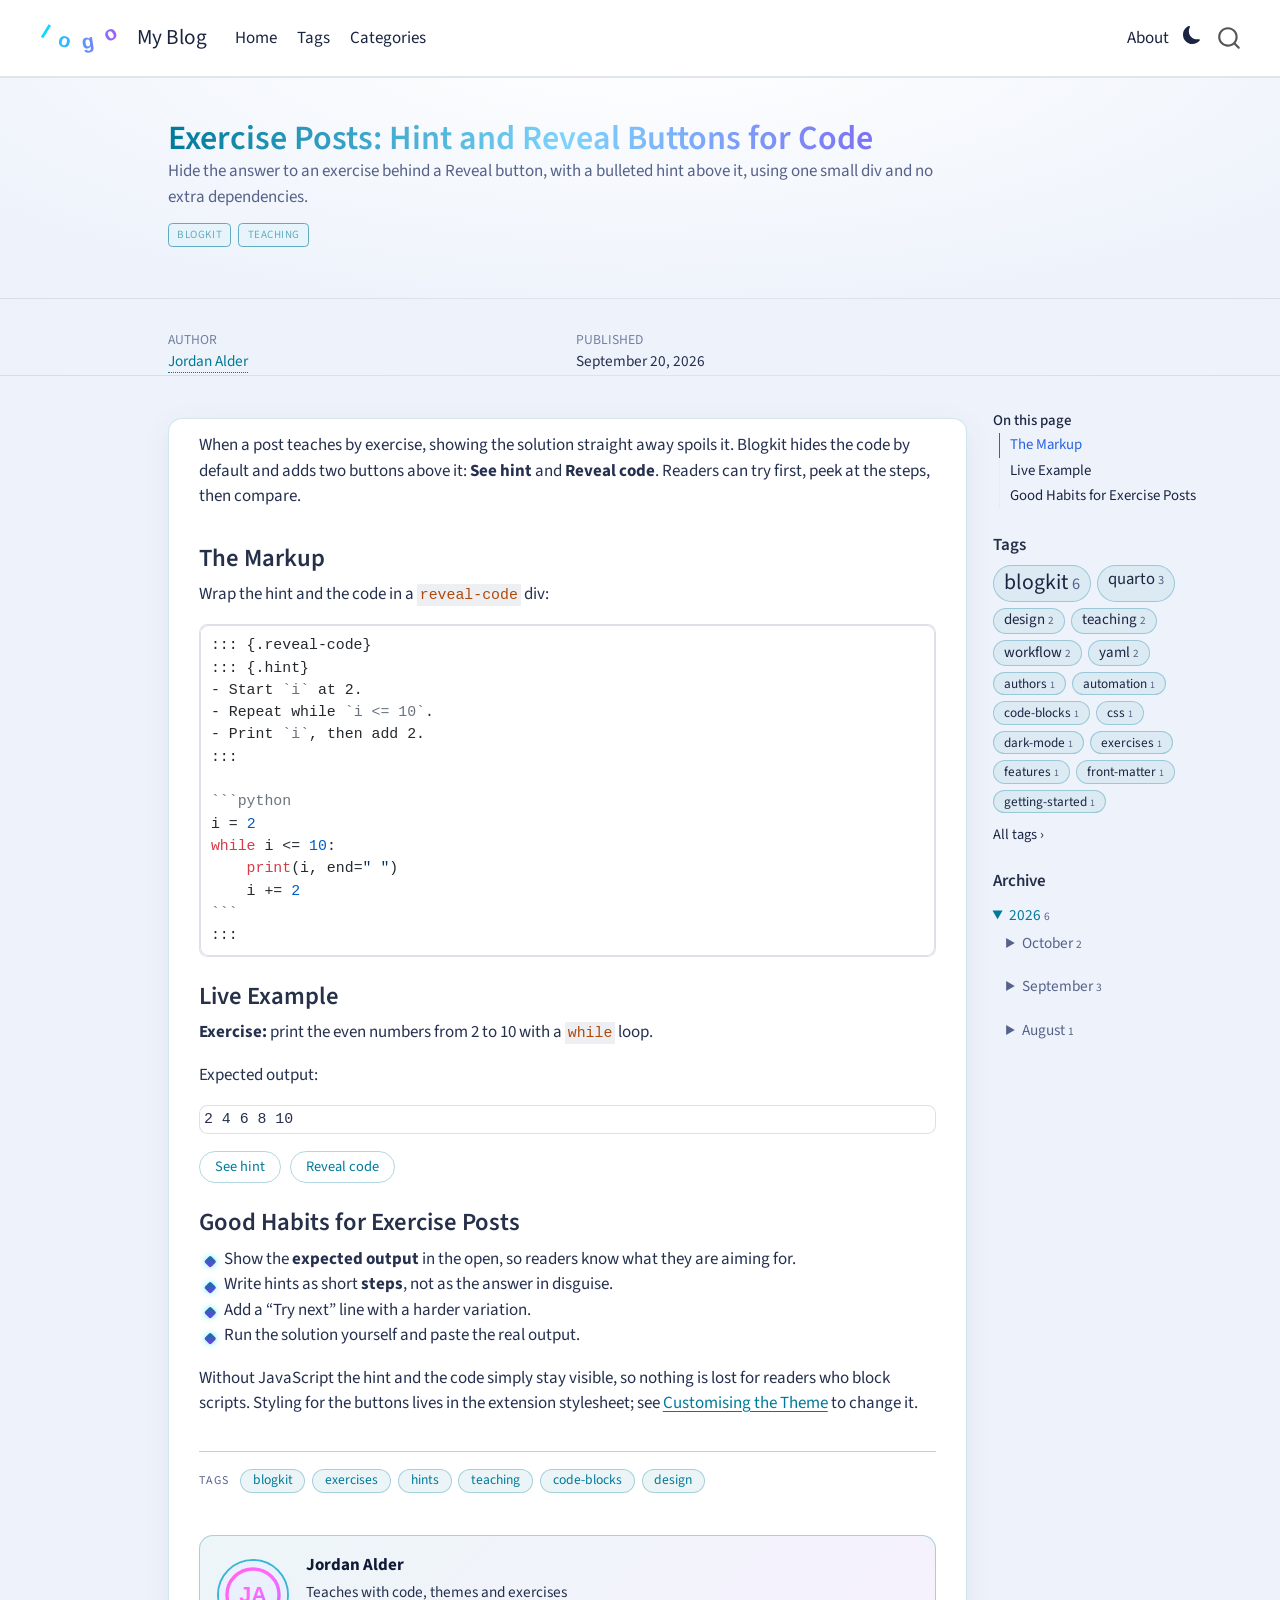
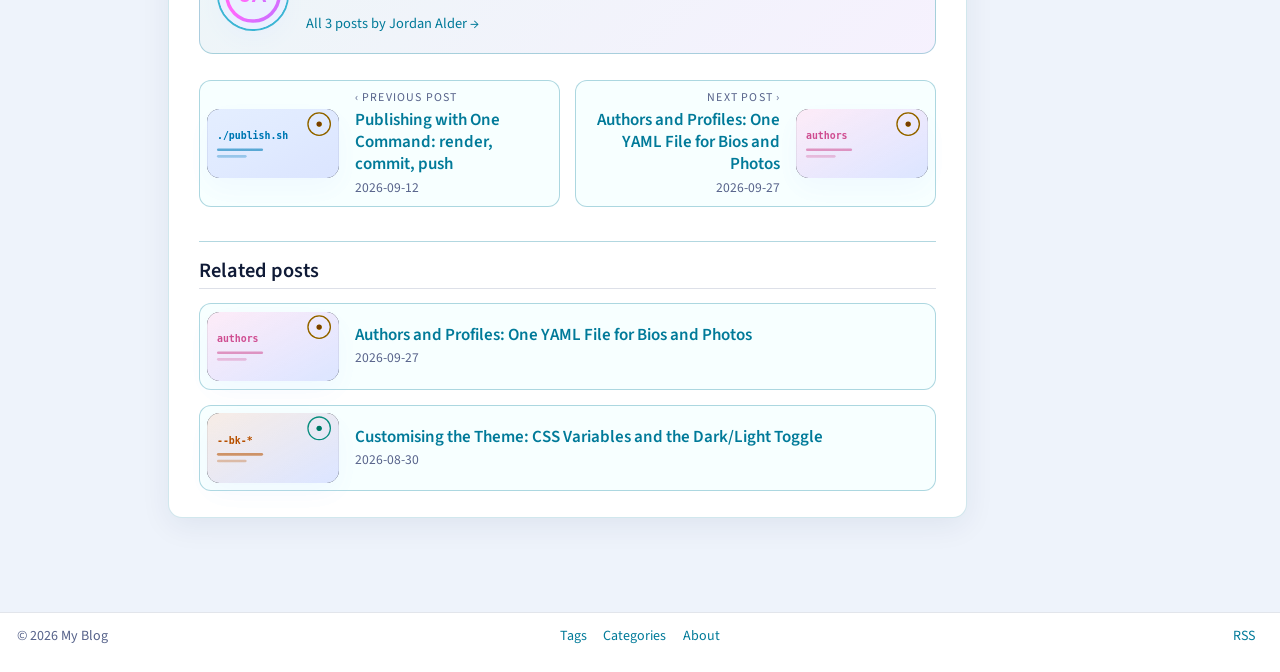
<file: docs/posts/exercises-with-hints.html>
<!DOCTYPE html>
<html xmlns="http://www.w3.org/1999/xhtml" lang="en" xml:lang="en"><head>

<meta charset="utf-8">
<meta name="generator" content="quarto-1.9.38">

<meta name="viewport" content="width=device-width, initial-scale=1.0, user-scalable=yes">

<meta name="author" content="Jordan Alder">
<meta name="dcterms.date" content="2026-09-20">
<meta name="description" content="Hide the answer to an exercise behind a Reveal button, with a bulleted hint above it, using one small div and no extra dependencies.">

<title>Exercise Posts: Hint and Reveal Buttons for Code – My Blog</title>
<style>
/* Default styles provided by pandoc.
** See https://pandoc.org/MANUAL.html#variables-for-html for config info.
*/
code{white-space: pre-wrap;}
span.smallcaps{font-variant: small-caps;}
div.columns{display: flex; gap: min(4vw, 1.5em);}
div.column{flex: auto; overflow-x: auto;}
div.hanging-indent{margin-left: 1.5em; text-indent: -1.5em;}
ul.task-list{list-style: none;}
ul.task-list li input[type="checkbox"] {
  width: 0.8em;
  margin: 0 0.8em 0.2em -1em; /* quarto-specific, see https://github.com/quarto-dev/quarto-cli/issues/4556 */ 
  vertical-align: middle;
}
/* CSS for syntax highlighting */
html { -webkit-text-size-adjust: 100%; }
pre > code.sourceCode { white-space: pre; position: relative; }
pre > code.sourceCode > span { display: inline-block; line-height: 1.25; }
pre > code.sourceCode > span:empty { height: 1.2em; }
.sourceCode { overflow: visible; }
code.sourceCode > span { color: inherit; text-decoration: inherit; }
div.sourceCode { margin: 1em 0; }
pre.sourceCode { margin: 0; }
@media screen {
div.sourceCode { overflow: auto; }
}
@media print {
pre > code.sourceCode { white-space: pre-wrap; }
pre > code.sourceCode > span { text-indent: -5em; padding-left: 5em; }
}
pre.numberSource code
  { counter-reset: source-line 0; }
pre.numberSource code > span
  { position: relative; left: -4em; counter-increment: source-line; }
pre.numberSource code > span > a:first-child::before
  { content: counter(source-line);
    position: relative; left: -1em; text-align: right; vertical-align: baseline;
    border: none; display: inline-block;
    -webkit-touch-callout: none; -webkit-user-select: none;
    -khtml-user-select: none; -moz-user-select: none;
    -ms-user-select: none; user-select: none;
    padding: 0 4px; width: 4em;
  }
pre.numberSource { margin-left: 3em;  padding-left: 4px; }
div.sourceCode
  {   }
@media screen {
pre > code.sourceCode > span > a:first-child::before { text-decoration: underline; }
}
</style>


<script src="../site_libs/quarto-nav/quarto-nav.js"></script>
<script src="../site_libs/quarto-nav/headroom.min.js"></script>
<script src="../site_libs/clipboard/clipboard.min.js"></script>
<script src="../site_libs/quarto-search/autocomplete.umd.js"></script>
<script src="../site_libs/quarto-search/fuse.min.js"></script>
<script src="../site_libs/quarto-search/quarto-search.js"></script>
<meta name="quarto:offset" content="../">
<script src="../site_libs/quarto-html/quarto.js" type="module"></script>
<script src="../site_libs/quarto-html/tabsets/tabsets.js" type="module"></script>
<script src="../site_libs/quarto-html/popper.min.js"></script>
<script src="../site_libs/quarto-html/tippy.umd.min.js"></script>
<script src="../site_libs/quarto-html/anchor.min.js"></script>
<link href="../site_libs/quarto-html/tippy.css" rel="stylesheet">
<link href="../site_libs/quarto-html/quarto-syntax-highlighting-de63f62b328812d8e578a4d74e282472.css" rel="stylesheet" class="quarto-color-scheme" id="quarto-text-highlighting-styles">
<link href="../site_libs/quarto-html/quarto-syntax-highlighting-dark-ccafe2c99a4564d55934ca8539ca9f46.css" rel="stylesheet" class="quarto-color-scheme quarto-color-alternate" id="quarto-text-highlighting-styles">
<link href="../site_libs/quarto-html/quarto-syntax-highlighting-de63f62b328812d8e578a4d74e282472.css" rel="stylesheet" class="quarto-color-scheme-extra" id="quarto-text-highlighting-styles">
<script src="../site_libs/bootstrap/bootstrap.min.js"></script>
<link href="../site_libs/bootstrap/bootstrap-icons.css" rel="stylesheet">
<link href="../site_libs/bootstrap/bootstrap-1f7249002a96980cd454805216f9e3b3.min.css" rel="stylesheet" append-hash="true" class="quarto-color-scheme" id="quarto-bootstrap" data-mode="light">
<link href="../site_libs/bootstrap/bootstrap-dark-de4fa3b7647c5fefd9d59d6b8dfc486f.min.css" rel="stylesheet" append-hash="true" class="quarto-color-scheme quarto-color-alternate" id="quarto-bootstrap" data-mode="dark">
<link href="../site_libs/bootstrap/bootstrap-1f7249002a96980cd454805216f9e3b3.min.css" rel="stylesheet" append-hash="true" class="quarto-color-scheme-extra" id="quarto-bootstrap" data-mode="light">
<script id="quarto-search-options" type="application/json">{
  "location": "navbar",
  "copy-button": false,
  "collapse-after": 3,
  "panel-placement": "end",
  "type": "overlay",
  "limit": 50,
  "keyboard-shortcut": [
    "f",
    "/",
    "s"
  ],
  "show-item-context": false,
  "language": {
    "search-no-results-text": "No results",
    "search-matching-documents-text": "matching documents",
    "search-copy-link-title": "Copy link to search",
    "search-hide-matches-text": "Hide additional matches",
    "search-more-match-text": "more match in this document",
    "search-more-matches-text": "more matches in this document",
    "search-clear-button-title": "Clear",
    "search-text-placeholder": "",
    "search-detached-cancel-button-title": "Cancel",
    "search-submit-button-title": "Submit",
    "search-label": "Search"
  }
}</script>


<link rel="stylesheet" href="../site_libs/quarto-contrib/quarto-project/blogkit/styles.css">
</head>

<body class="nav-fixed quarto-light"><script id="quarto-html-before-body" type="application/javascript">
    const toggleBodyColorMode = (bsSheetEl) => {
      const mode = bsSheetEl.getAttribute("data-mode");
      const bodyEl = window.document.querySelector("body");
      if (mode === "dark") {
        bodyEl.classList.add("quarto-dark");
        bodyEl.classList.remove("quarto-light");
      } else {
        bodyEl.classList.add("quarto-light");
        bodyEl.classList.remove("quarto-dark");
      }
    }
    const toggleBodyColorPrimary = () => {
      const bsSheetEl = window.document.querySelector("link#quarto-bootstrap:not([rel=disabled-stylesheet])");
      if (bsSheetEl) {
        toggleBodyColorMode(bsSheetEl);
      }
    }
    const setColorSchemeToggle = (alternate) => {
      const toggles = window.document.querySelectorAll('.quarto-color-scheme-toggle');
      for (let i=0; i < toggles.length; i++) {
        const toggle = toggles[i];
        if (toggle) {
          if (alternate) {
            toggle.classList.add("alternate");
          } else {
            toggle.classList.remove("alternate");
          }
        }
      }
    };
    const toggleColorMode = (alternate) => {
      // Switch the stylesheets
      const primaryStylesheets = window.document.querySelectorAll('link.quarto-color-scheme:not(.quarto-color-alternate)');
      const alternateStylesheets = window.document.querySelectorAll('link.quarto-color-scheme.quarto-color-alternate');
      manageTransitions('#quarto-margin-sidebar .nav-link', false);
      if (alternate) {
        // note: dark is layered on light, we don't disable primary!
        enableStylesheet(alternateStylesheets);
        for (const sheetNode of alternateStylesheets) {
          if (sheetNode.id === "quarto-bootstrap") {
            toggleBodyColorMode(sheetNode);
          }
        }
      } else {
        disableStylesheet(alternateStylesheets);
        enableStylesheet(primaryStylesheets)
        toggleBodyColorPrimary();
      }
      manageTransitions('#quarto-margin-sidebar .nav-link', true);
      // Switch the toggles
      setColorSchemeToggle(alternate)
      // Hack to workaround the fact that safari doesn't
      // properly recolor the scrollbar when toggling (#1455)
      if (navigator.userAgent.indexOf('Safari') > 0 && navigator.userAgent.indexOf('Chrome') == -1) {
        manageTransitions("body", false);
        window.scrollTo(0, 1);
        setTimeout(() => {
          window.scrollTo(0, 0);
          manageTransitions("body", true);
        }, 40);
      }
    }
    const disableStylesheet = (stylesheets) => {
      for (let i=0; i < stylesheets.length; i++) {
        const stylesheet = stylesheets[i];
        stylesheet.rel = 'disabled-stylesheet';
      }
    }
    const enableStylesheet = (stylesheets) => {
      for (let i=0; i < stylesheets.length; i++) {
        const stylesheet = stylesheets[i];
        if(stylesheet.rel !== 'stylesheet') { // for Chrome, which will still FOUC without this check
          stylesheet.rel = 'stylesheet';
        }
      }
    }
    const manageTransitions = (selector, allowTransitions) => {
      const els = window.document.querySelectorAll(selector);
      for (let i=0; i < els.length; i++) {
        const el = els[i];
        if (allowTransitions) {
          el.classList.remove('notransition');
        } else {
          el.classList.add('notransition');
        }
      }
    }
    const isFileUrl = () => {
      return window.location.protocol === 'file:';
    }
    const hasAlternateSentinel = () => {
      let styleSentinel = getColorSchemeSentinel();
      if (styleSentinel !== null) {
        return styleSentinel === "alternate";
      } else {
        return false;
      }
    }
    const setStyleSentinel = (alternate) => {
      const value = alternate ? "alternate" : "default";
      if (!isFileUrl()) {
        window.localStorage.setItem("quarto-color-scheme", value);
      } else {
        localAlternateSentinel = value;
      }
    }
    const getColorSchemeSentinel = () => {
      if (!isFileUrl()) {
        const storageValue = window.localStorage.getItem("quarto-color-scheme");
        return storageValue != null ? storageValue : localAlternateSentinel;
      } else {
        return localAlternateSentinel;
      }
    }
    const toggleGiscusIfUsed = (isAlternate, darkModeDefault) => {
      const baseTheme = document.querySelector('#giscus-base-theme')?.value ?? 'light';
      const alternateTheme = document.querySelector('#giscus-alt-theme')?.value ?? 'dark';
      let newTheme = '';
      if(authorPrefersDark) {
        newTheme = isAlternate ? baseTheme : alternateTheme;
      } else {
        newTheme = isAlternate ? alternateTheme : baseTheme;
      }
      const changeGiscusTheme = () => {
        // From: https://github.com/giscus/giscus/issues/336
        const sendMessage = (message) => {
          const iframe = document.querySelector('iframe.giscus-frame');
          if (!iframe) return;
          iframe.contentWindow.postMessage({ giscus: message }, 'https://giscus.app');
        }
        sendMessage({
          setConfig: {
            theme: newTheme
          }
        });
      }
      const isGiscussLoaded = window.document.querySelector('iframe.giscus-frame') !== null;
      if (isGiscussLoaded) {
        changeGiscusTheme();
      }
    };
    const authorPrefersDark = false;
    const darkModeDefault = authorPrefersDark;
      document.querySelector('link#quarto-text-highlighting-styles.quarto-color-scheme-extra').rel = 'disabled-stylesheet';
      document.querySelector('link#quarto-bootstrap.quarto-color-scheme-extra').rel = 'disabled-stylesheet';
    let localAlternateSentinel = darkModeDefault ? 'alternate' : 'default';
    // Dark / light mode switch
    window.quartoToggleColorScheme = () => {
      // Read the current dark / light value
      let toAlternate = !hasAlternateSentinel();
      toggleColorMode(toAlternate);
      setStyleSentinel(toAlternate);
      toggleGiscusIfUsed(toAlternate, darkModeDefault);
      window.dispatchEvent(new Event('resize'));
    };
    // Switch to dark mode if need be
    if (hasAlternateSentinel()) {
      toggleColorMode(true);
    } else {
      toggleColorMode(false);
    }
  </script>

<div id="quarto-search-results"></div>
  <header id="quarto-header" class="headroom fixed-top quarto-banner">
    <nav class="navbar navbar-expand-lg " data-bs-theme="dark">
      <div class="navbar-container container-fluid">
      <div class="navbar-brand-container mx-auto">
    <a href="../index.html" class="navbar-brand navbar-brand-logo">
    <img src="../img/logo.svg" alt="" class="navbar-logo light-content">
    <img src="../img/logo.svg" alt="" class="navbar-logo dark-content">
    </a>
    <a class="navbar-brand" href="../index.html">
    <span class="navbar-title">My Blog</span>
    </a>
  </div>
            <div id="quarto-search" class="" title="Search"></div>
          <button class="navbar-toggler" type="button" data-bs-toggle="collapse" data-bs-target="#navbarCollapse" aria-controls="navbarCollapse" role="menu" aria-expanded="false" aria-label="Toggle navigation" onclick="if (window.quartoToggleHeadroom) { window.quartoToggleHeadroom(); }">
  <span class="navbar-toggler-icon"></span>
</button>
          <div class="collapse navbar-collapse" id="navbarCollapse">
            <ul class="navbar-nav navbar-nav-scroll me-auto">
  <li class="nav-item">
    <a class="nav-link" href="../index.html"> 
<span class="menu-text">Home</span></a>
  </li>  
  <li class="nav-item">
    <a class="nav-link" href="../tags.html"> 
<span class="menu-text">Tags</span></a>
  </li>  
  <li class="nav-item">
    <a class="nav-link" href="../categories.html"> 
<span class="menu-text">Categories</span></a>
  </li>  
</ul>
            <ul class="navbar-nav navbar-nav-scroll ms-auto">
  <li class="nav-item">
    <a class="nav-link" href="../about.html"> 
<span class="menu-text">About</span></a>
  </li>  
</ul>
          </div> <!-- /navcollapse -->
            <div class="quarto-navbar-tools">
  <a href="" class="quarto-color-scheme-toggle quarto-navigation-tool  px-1" onclick="window.quartoToggleColorScheme(); return false;" title="Toggle dark mode"><i class="bi"></i></a>
</div>
      </div> <!-- /container-fluid -->
    </nav>
</header>
<!-- content -->
<header id="title-block-header" class="quarto-title-block default page-columns page-full">
  <div class="quarto-title-banner page-columns page-full">
    <div class="quarto-title column-body">
      <h1 class="title">Exercise Posts: Hint and Reveal Buttons for Code</h1>
                  <div>
        <div class="description">
          Hide the answer to an exercise behind a Reveal button, with a bulleted hint above it, using one small div and no extra dependencies.
        </div>
      </div>
                          <div class="quarto-categories">
                <div class="quarto-category">Blogkit</div>
                <div class="quarto-category">Teaching</div>
              </div>
                  </div>
  </div>
    
  
  <div class="quarto-title-meta">

      <div>
      <div class="quarto-title-meta-heading">Author</div>
      <div class="quarto-title-meta-contents">
               <p>Jordan Alder </p>
            </div>
    </div>
      
      <div>
      <div class="quarto-title-meta-heading">Published</div>
      <div class="quarto-title-meta-contents">
        <p class="date">September 20, 2026</p>
      </div>
    </div>
    
      
    </div>
    
  
  </header><div id="quarto-content" class="quarto-container page-columns page-rows-contents page-layout-article page-navbar">
<!-- sidebar -->
<!-- margin-sidebar -->
    <div id="quarto-margin-sidebar" class="sidebar margin-sidebar">
        <nav id="TOC" role="doc-toc" class="toc-active">
    <h2 id="toc-title">On this page</h2>
   
  <ul>
  <li><a href="#the-markup" id="toc-the-markup" class="nav-link active" data-scroll-target="#the-markup">The Markup</a></li>
  <li><a href="#live-example" id="toc-live-example" class="nav-link" data-scroll-target="#live-example">Live Example</a></li>
  <li><a href="#good-habits-for-exercise-posts" id="toc-good-habits-for-exercise-posts" class="nav-link" data-scroll-target="#good-habits-for-exercise-posts">Good Habits for Exercise Posts</a></li>
  </ul>
</nav>
    </div>
<!-- main -->
<main class="content quarto-banner-title-block" id="quarto-document-content">






<p>When a post teaches by exercise, showing the solution straight away spoils it. Blogkit hides the code by default and adds two buttons above it: <strong>See hint</strong> and <strong>Reveal code</strong>. Readers can try first, peek at the steps, then compare.</p>
<section id="the-markup" class="level3">
<h3 class="anchored" data-anchor-id="the-markup">The Markup</h3>
<p>Wrap the hint and the code in a <code>reveal-code</code> div:</p>
<div class="code-copy-outer-scaffold"><div class="sourceCode" id="cb1"><pre class="sourceCode markdown code-with-copy"><code class="sourceCode markdown"><span id="cb1-1"><a href="#cb1-1" aria-hidden="true" tabindex="-1"></a>::: {.reveal-code}</span>
<span id="cb1-2"><a href="#cb1-2" aria-hidden="true" tabindex="-1"></a>::: {.hint}</span>
<span id="cb1-3"><a href="#cb1-3" aria-hidden="true" tabindex="-1"></a><span class="ss">- </span>Start <span class="in">`i`</span> at 2.</span>
<span id="cb1-4"><a href="#cb1-4" aria-hidden="true" tabindex="-1"></a><span class="ss">- </span>Repeat while <span class="in">`i &lt;= 10`</span>.</span>
<span id="cb1-5"><a href="#cb1-5" aria-hidden="true" tabindex="-1"></a><span class="ss">- </span>Print <span class="in">`i`</span>, then add 2.</span>
<span id="cb1-6"><a href="#cb1-6" aria-hidden="true" tabindex="-1"></a>:::</span>
<span id="cb1-7"><a href="#cb1-7" aria-hidden="true" tabindex="-1"></a></span>
<span id="cb1-8"><a href="#cb1-8" aria-hidden="true" tabindex="-1"></a><span class="in">```python</span></span>
<span id="cb1-9"><a href="#cb1-9" aria-hidden="true" tabindex="-1"></a>i <span class="op">=</span> <span class="dv">2</span></span>
<span id="cb1-10"><a href="#cb1-10" aria-hidden="true" tabindex="-1"></a><span class="cf">while</span> i <span class="op">&lt;=</span> <span class="dv">10</span>:</span>
<span id="cb1-11"><a href="#cb1-11" aria-hidden="true" tabindex="-1"></a>    <span class="bu">print</span>(i, end<span class="op">=</span><span class="st">" "</span>)</span>
<span id="cb1-12"><a href="#cb1-12" aria-hidden="true" tabindex="-1"></a>    i <span class="op">+=</span> <span class="dv">2</span></span>
<span id="cb1-13"><a href="#cb1-13" aria-hidden="true" tabindex="-1"></a><span class="in">```</span></span>
<span id="cb1-14"><a href="#cb1-14" aria-hidden="true" tabindex="-1"></a>:::</span></code></pre></div><button title="Copy to Clipboard" class="code-copy-button"><i class="bi"></i></button></div>
</section>
<section id="live-example" class="level3">
<h3 class="anchored" data-anchor-id="live-example">Live Example</h3>
<p><strong>Exercise:</strong> print the even numbers from 2 to 10 with a <code>while</code> loop.</p>
<p>Expected output:</p>
<pre><code>2 4 6 8 10</code></pre>
<div class="reveal-code">
<div class="hint">
<ul>
<li>Start a counter <code>i</code> at 2.</li>
<li>Repeat while <code>i &lt;= 10</code>.</li>
<li>Print <code>i</code>, then add 2 to move to the next even number.</li>
</ul>
</div>
<div class="code-copy-outer-scaffold"><div class="sourceCode" id="cb3"><pre class="sourceCode python code-with-copy"><code class="sourceCode python"><span id="cb3-1"><a href="#cb3-1" aria-hidden="true" tabindex="-1"></a>i <span class="op">=</span> <span class="dv">2</span></span>
<span id="cb3-2"><a href="#cb3-2" aria-hidden="true" tabindex="-1"></a><span class="cf">while</span> i <span class="op">&lt;=</span> <span class="dv">10</span>:</span>
<span id="cb3-3"><a href="#cb3-3" aria-hidden="true" tabindex="-1"></a>    <span class="bu">print</span>(i, end<span class="op">=</span><span class="st">" "</span>)</span>
<span id="cb3-4"><a href="#cb3-4" aria-hidden="true" tabindex="-1"></a>    i <span class="op">+=</span> <span class="dv">2</span></span>
<span id="cb3-5"><a href="#cb3-5" aria-hidden="true" tabindex="-1"></a><span class="bu">print</span>()</span></code></pre></div><button title="Copy to Clipboard" class="code-copy-button"><i class="bi"></i></button></div>
</div>
</section>
<section id="good-habits-for-exercise-posts" class="level3">
<h3 class="anchored" data-anchor-id="good-habits-for-exercise-posts">Good Habits for Exercise Posts</h3>
<ul>
<li>Show the <strong>expected output</strong> in the open, so readers know what they are aiming for.</li>
<li>Write hints as short <strong>steps</strong>, not as the answer in disguise.</li>
<li>Add a “Try next” line with a harder variation.</li>
<li>Run the solution yourself and paste the real output.</li>
</ul>
<p>Without JavaScript the hint and the code simply stay visible, so nothing is lost for readers who block scripts. Styling for the buttons lives in the extension stylesheet; see <a href="../posts/customising-the-theme.html">Customising the Theme</a> to change it.</p>


</section>

</main> <!-- /main -->
<script>
/* Blog-wide "See hint" / "Reveal code" toggles.
   Markup in a post:
     ::: {.reveal-code}
     ::: {.hint}
     Hint text
     :::

     ```c
     code
     ```
     :::
   Without JavaScript the code and hint simply stay visible. */
(function () {
  function init() {
    document.querySelectorAll('.reveal-code').forEach(function (box, n) {
      var hint = box.querySelector(':scope > .hint');
      var code = box.querySelector(':scope > .code-copy-outer-scaffold, :scope > .sourceCode, :scope > pre');
      if (!code) return;
      var bar = document.createElement('div');
      bar.className = 'rc-bar';
      function button(label, target, shown, hidden) {
        var b = document.createElement('button');
        b.type = 'button';
        b.className = 'rc-btn';
        b.textContent = shown;
        b.setAttribute('aria-expanded', 'false');
        b.setAttribute('aria-controls', target.id);
        b.addEventListener('click', function () {
          var open = target.classList.toggle('rc-open');
          b.textContent = open ? hidden : shown;
          b.setAttribute('aria-expanded', open);
        });
        bar.appendChild(b);
      }
      code.id = code.id || 'rc-code-' + n;
      if (hint) {
        hint.id = hint.id || 'rc-hint-' + n;
        button('hint', hint, 'See hint', 'Hide hint');
      }
      button('code', code, 'Reveal code', 'Hide code');
      box.insertBefore(bar, box.firstChild);
      box.classList.add('rc-ready');
    });
  }
  if (document.readyState === 'loading') document.addEventListener('DOMContentLoaded', init);
  else init();
})();
</script>
<script>
/* Blogkit: load blogkit.js from the site root, whatever the page depth. */
(function () {
  var m = document.querySelector('meta[name="quarto:offset"]');
  var base = m ? m.getAttribute('content') : '';
  if (base === './') base = '';
  var s = document.createElement('script');
  s.src = base + 'blogkit.js';
  s.dataset.base = base;
  document.body.appendChild(s);
})();
</script>
<script id="quarto-html-after-body" type="application/javascript">
  window.document.addEventListener("DOMContentLoaded", function (event) {
    // Ensure there is a toggle, if there isn't float one in the top right
    if (window.document.querySelector('.quarto-color-scheme-toggle') === null) {
      const a = window.document.createElement('a');
      a.classList.add('top-right');
      a.classList.add('quarto-color-scheme-toggle');
      a.href = "";
      a.onclick = function() { try { window.quartoToggleColorScheme(); } catch {} return false; };
      const i = window.document.createElement("i");
      i.classList.add('bi');
      a.appendChild(i);
      window.document.body.appendChild(a);
    }
    setColorSchemeToggle(hasAlternateSentinel())
    const icon = "";
    const anchorJS = new window.AnchorJS();
    anchorJS.options = {
      placement: 'right',
      icon: icon
    };
    anchorJS.add('.anchored');
    const isCodeAnnotation = (el) => {
      for (const clz of el.classList) {
        if (clz.startsWith('code-annotation-')) {                     
          return true;
        }
      }
      return false;
    }
    const onCopySuccess = function(e) {
      // button target
      const button = e.trigger;
      // don't keep focus
      button.blur();
      // flash "checked"
      button.classList.add('code-copy-button-checked');
      var currentTitle = button.getAttribute("title");
      button.setAttribute("title", "Copied!");
      let tooltip;
      if (window.bootstrap) {
        button.setAttribute("data-bs-toggle", "tooltip");
        button.setAttribute("data-bs-placement", "left");
        button.setAttribute("data-bs-title", "Copied!");
        tooltip = new bootstrap.Tooltip(button, 
          { trigger: "manual", 
            customClass: "code-copy-button-tooltip",
            offset: [0, -8]});
        tooltip.show();    
      }
      setTimeout(function() {
        if (tooltip) {
          tooltip.hide();
          button.removeAttribute("data-bs-title");
          button.removeAttribute("data-bs-toggle");
          button.removeAttribute("data-bs-placement");
        }
        button.setAttribute("title", currentTitle);
        button.classList.remove('code-copy-button-checked');
      }, 1000);
      // clear code selection
      e.clearSelection();
    }
    const getTextToCopy = function(trigger) {
      const outerScaffold = trigger.parentElement.cloneNode(true);
      const codeEl = outerScaffold.querySelector('code');
      for (const childEl of codeEl.children) {
        if (isCodeAnnotation(childEl)) {
          childEl.remove();
        }
      }
      return codeEl.innerText;
    }
    const clipboard = new window.ClipboardJS('.code-copy-button:not([data-in-quarto-modal])', {
      text: getTextToCopy
    });
    clipboard.on('success', onCopySuccess);
    if (window.document.getElementById('quarto-embedded-source-code-modal')) {
      const clipboardModal = new window.ClipboardJS('.code-copy-button[data-in-quarto-modal]', {
        text: getTextToCopy,
        container: window.document.getElementById('quarto-embedded-source-code-modal')
      });
      clipboardModal.on('success', onCopySuccess);
    }
      var localhostRegex = new RegExp(/^(?:http|https):\/\/localhost\:?[0-9]*\//);
      var mailtoRegex = new RegExp(/^mailto:/);
        var filterRegex = new RegExp('/' + window.location.host + '/');
      var isInternal = (href) => {
          return filterRegex.test(href) || localhostRegex.test(href) || mailtoRegex.test(href);
      }
      // Inspect non-navigation links and adorn them if external
     var links = window.document.querySelectorAll('a[href]:not(.nav-link):not(.navbar-brand):not(.toc-action):not(.sidebar-link):not(.sidebar-item-toggle):not(.pagination-link):not(.no-external):not([aria-hidden]):not(.dropdown-item):not(.quarto-navigation-tool):not(.about-link)');
      for (var i=0; i<links.length; i++) {
        const link = links[i];
        if (!isInternal(link.href)) {
          // undo the damage that might have been done by quarto-nav.js in the case of
          // links that we want to consider external
          if (link.dataset.originalHref !== undefined) {
            link.href = link.dataset.originalHref;
          }
        }
      }
    function tippyHover(el, contentFn, onTriggerFn, onUntriggerFn) {
      const config = {
        allowHTML: true,
        maxWidth: 500,
        delay: 100,
        arrow: false,
        appendTo: function(el) {
            return el.parentElement;
        },
        interactive: true,
        interactiveBorder: 10,
        theme: 'quarto',
        placement: 'bottom-start',
      };
      if (contentFn) {
        config.content = contentFn;
      }
      if (onTriggerFn) {
        config.onTrigger = onTriggerFn;
      }
      if (onUntriggerFn) {
        config.onUntrigger = onUntriggerFn;
      }
      window.tippy(el, config); 
    }
    const noterefs = window.document.querySelectorAll('a[role="doc-noteref"]');
    for (var i=0; i<noterefs.length; i++) {
      const ref = noterefs[i];
      tippyHover(ref, function() {
        // use id or data attribute instead here
        let href = ref.getAttribute('data-footnote-href') || ref.getAttribute('href');
        try { href = new URL(href).hash; } catch {}
        const id = href.replace(/^#\/?/, "");
        const note = window.document.getElementById(id);
        if (note) {
          return note.innerHTML;
        } else {
          return "";
        }
      });
    }
    const xrefs = window.document.querySelectorAll('a.quarto-xref');
    const processXRef = (id, note) => {
      // Strip column container classes
      const stripColumnClz = (el) => {
        el.classList.remove("page-full", "page-columns");
        if (el.children) {
          for (const child of el.children) {
            stripColumnClz(child);
          }
        }
      }
      stripColumnClz(note)
      if (id === null || id.startsWith('sec-')) {
        // Special case sections, only their first couple elements
        const container = document.createElement("div");
        if (note.children && note.children.length > 2) {
          container.appendChild(note.children[0].cloneNode(true));
          for (let i = 1; i < note.children.length; i++) {
            const child = note.children[i];
            if (child.tagName === "P" && child.innerText === "") {
              continue;
            } else {
              container.appendChild(child.cloneNode(true));
              break;
            }
          }
          if (window.Quarto?.typesetMath) {
            window.Quarto.typesetMath(container);
          }
          return container.innerHTML
        } else {
          if (window.Quarto?.typesetMath) {
            window.Quarto.typesetMath(note);
          }
          return note.innerHTML;
        }
      } else {
        // Remove any anchor links if they are present
        const anchorLink = note.querySelector('a.anchorjs-link');
        if (anchorLink) {
          anchorLink.remove();
        }
        if (window.Quarto?.typesetMath) {
          window.Quarto.typesetMath(note);
        }
        if (note.classList.contains("callout")) {
          return note.outerHTML;
        } else {
          return note.innerHTML;
        }
      }
    }
    for (var i=0; i<xrefs.length; i++) {
      const xref = xrefs[i];
      tippyHover(xref, undefined, function(instance) {
        instance.disable();
        let url = xref.getAttribute('href');
        let hash = undefined; 
        if (url.startsWith('#')) {
          hash = url;
        } else {
          try { hash = new URL(url).hash; } catch {}
        }
        if (hash) {
          const id = hash.replace(/^#\/?/, "");
          const note = window.document.getElementById(id);
          if (note !== null) {
            try {
              const html = processXRef(id, note.cloneNode(true));
              instance.setContent(html);
            } finally {
              instance.enable();
              instance.show();
            }
          } else {
            // See if we can fetch this
            fetch(url.split('#')[0])
            .then(res => res.text())
            .then(html => {
              const parser = new DOMParser();
              const htmlDoc = parser.parseFromString(html, "text/html");
              const note = htmlDoc.getElementById(id);
              if (note !== null) {
                const html = processXRef(id, note);
                instance.setContent(html);
              } 
            }).finally(() => {
              instance.enable();
              instance.show();
            });
          }
        } else {
          // See if we can fetch a full url (with no hash to target)
          // This is a special case and we should probably do some content thinning / targeting
          fetch(url)
          .then(res => res.text())
          .then(html => {
            const parser = new DOMParser();
            const htmlDoc = parser.parseFromString(html, "text/html");
            const note = htmlDoc.querySelector('main.content');
            if (note !== null) {
              // This should only happen for chapter cross references
              // (since there is no id in the URL)
              // remove the first header
              if (note.children.length > 0 && note.children[0].tagName === "HEADER") {
                note.children[0].remove();
              }
              const html = processXRef(null, note);
              instance.setContent(html);
            } 
          }).finally(() => {
            instance.enable();
            instance.show();
          });
        }
      }, function(instance) {
      });
    }
        let selectedAnnoteEl;
        const selectorForAnnotation = ( cell, annotation) => {
          let cellAttr = 'data-code-cell="' + cell + '"';
          let lineAttr = 'data-code-annotation="' +  annotation + '"';
          const selector = 'span[' + cellAttr + '][' + lineAttr + ']';
          return selector;
        }
        const selectCodeLines = (annoteEl) => {
          const doc = window.document;
          const targetCell = annoteEl.getAttribute("data-target-cell");
          const targetAnnotation = annoteEl.getAttribute("data-target-annotation");
          const annoteSpan = window.document.querySelector(selectorForAnnotation(targetCell, targetAnnotation));
          const lines = annoteSpan.getAttribute("data-code-lines").split(",");
          const lineIds = lines.map((line) => {
            return targetCell + "-" + line;
          })
          let top = null;
          let height = null;
          let parent = null;
          if (lineIds.length > 0) {
              //compute the position of the single el (top and bottom and make a div)
              const el = window.document.getElementById(lineIds[0]);
              top = el.offsetTop;
              height = el.offsetHeight;
              parent = el.parentElement.parentElement;
            if (lineIds.length > 1) {
              const lastEl = window.document.getElementById(lineIds[lineIds.length - 1]);
              const bottom = lastEl.offsetTop + lastEl.offsetHeight;
              height = bottom - top;
            }
            if (top !== null && height !== null && parent !== null) {
              // cook up a div (if necessary) and position it 
              let div = window.document.getElementById("code-annotation-line-highlight");
              if (div === null) {
                div = window.document.createElement("div");
                div.setAttribute("id", "code-annotation-line-highlight");
                div.style.position = 'absolute';
                parent.appendChild(div);
              }
              div.style.top = top - 2 + "px";
              div.style.height = height + 4 + "px";
              div.style.left = 0;
              let gutterDiv = window.document.getElementById("code-annotation-line-highlight-gutter");
              if (gutterDiv === null) {
                gutterDiv = window.document.createElement("div");
                gutterDiv.setAttribute("id", "code-annotation-line-highlight-gutter");
                gutterDiv.style.position = 'absolute';
                const codeCell = window.document.getElementById(targetCell);
                const gutter = codeCell.querySelector('.code-annotation-gutter');
                gutter.appendChild(gutterDiv);
              }
              gutterDiv.style.top = top - 2 + "px";
              gutterDiv.style.height = height + 4 + "px";
            }
            selectedAnnoteEl = annoteEl;
          }
        };
        const unselectCodeLines = () => {
          const elementsIds = ["code-annotation-line-highlight", "code-annotation-line-highlight-gutter"];
          elementsIds.forEach((elId) => {
            const div = window.document.getElementById(elId);
            if (div) {
              div.remove();
            }
          });
          selectedAnnoteEl = undefined;
        };
          // Handle positioning of the toggle
      window.addEventListener(
        "resize",
        throttle(() => {
          elRect = undefined;
          if (selectedAnnoteEl) {
            selectCodeLines(selectedAnnoteEl);
          }
        }, 10)
      );
      function throttle(fn, ms) {
      let throttle = false;
      let timer;
        return (...args) => {
          if(!throttle) { // first call gets through
              fn.apply(this, args);
              throttle = true;
          } else { // all the others get throttled
              if(timer) clearTimeout(timer); // cancel #2
              timer = setTimeout(() => {
                fn.apply(this, args);
                timer = throttle = false;
              }, ms);
          }
        };
      }
        // Attach click handler to the DT
        const annoteDls = window.document.querySelectorAll('dt[data-target-cell]');
        for (const annoteDlNode of annoteDls) {
          annoteDlNode.addEventListener('click', (event) => {
            const clickedEl = event.target;
            if (clickedEl !== selectedAnnoteEl) {
              unselectCodeLines();
              const activeEl = window.document.querySelector('dt[data-target-cell].code-annotation-active');
              if (activeEl) {
                activeEl.classList.remove('code-annotation-active');
              }
              selectCodeLines(clickedEl);
              clickedEl.classList.add('code-annotation-active');
            } else {
              // Unselect the line
              unselectCodeLines();
              clickedEl.classList.remove('code-annotation-active');
            }
          });
        }
    const findCites = (el) => {
      const parentEl = el.parentElement;
      if (parentEl) {
        const cites = parentEl.dataset.cites;
        if (cites) {
          return {
            el,
            cites: cites.split(' ')
          };
        } else {
          return findCites(el.parentElement)
        }
      } else {
        return undefined;
      }
    };
    var bibliorefs = window.document.querySelectorAll('a[role="doc-biblioref"]');
    for (var i=0; i<bibliorefs.length; i++) {
      const ref = bibliorefs[i];
      const citeInfo = findCites(ref);
      if (citeInfo) {
        tippyHover(citeInfo.el, function() {
          var popup = window.document.createElement('div');
          citeInfo.cites.forEach(function(cite) {
            var citeDiv = window.document.createElement('div');
            citeDiv.classList.add('hanging-indent');
            citeDiv.classList.add('csl-entry');
            var biblioDiv = window.document.getElementById('ref-' + cite);
            if (biblioDiv) {
              citeDiv.innerHTML = biblioDiv.innerHTML;
            }
            popup.appendChild(citeDiv);
          });
          return popup.innerHTML;
        });
      }
    }
  });
  </script>
</div> <!-- /content -->
<footer class="footer">
  <div class="nav-footer">
    <div class="nav-footer-left">
<p>© 2026 My Blog</p>
</div>   
    <div class="nav-footer-center">
      <ul class="footer-items list-unstyled">
    <li class="nav-item">
    <a class="nav-link" href="../tags.html">
<p>Tags</p>
</a>
  </li>  
    <li class="nav-item">
    <a class="nav-link" href="../categories.html">
<p>Categories</p>
</a>
  </li>  
    <li class="nav-item">
    <a class="nav-link" href="../about.html">
<p>About</p>
</a>
  </li>  
</ul>
    </div>
    <div class="nav-footer-right">
      <ul class="footer-items list-unstyled">
    <li class="nav-item">
    <a class="nav-link" href="../index.xml">
<p>RSS</p>
</a>
  </li>  
</ul>
    </div>
  </div>
</footer>




</body></html>
</file>
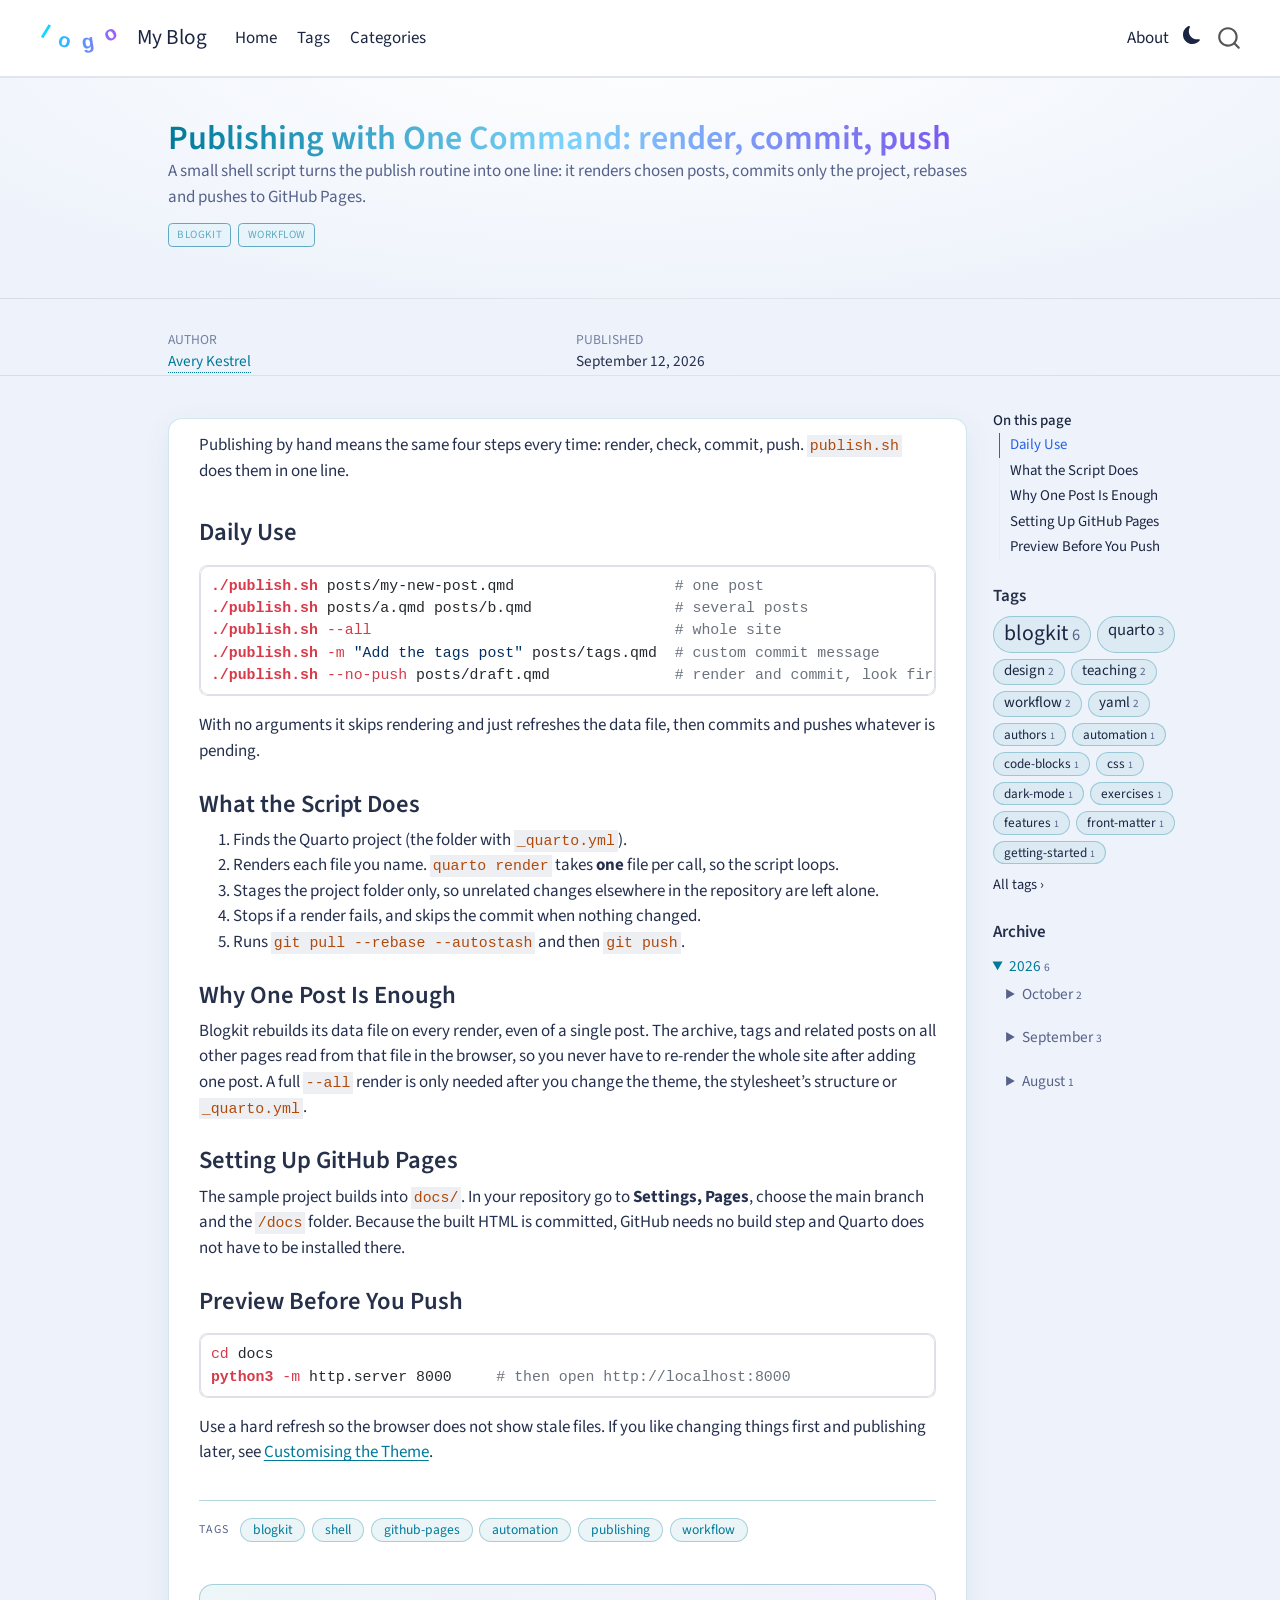
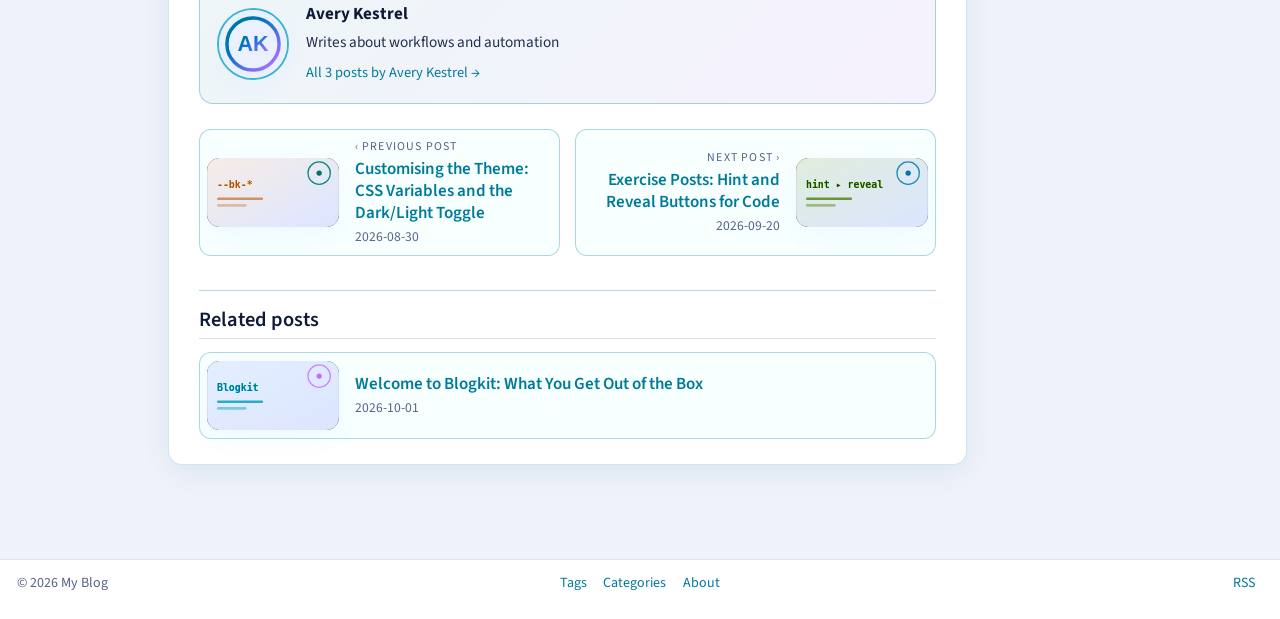
<file: docs/posts/publish-with-one-command.html>
<!DOCTYPE html>
<html xmlns="http://www.w3.org/1999/xhtml" lang="en" xml:lang="en"><head>

<meta charset="utf-8">
<meta name="generator" content="quarto-1.9.38">

<meta name="viewport" content="width=device-width, initial-scale=1.0, user-scalable=yes">

<meta name="author" content="Avery Kestrel">
<meta name="dcterms.date" content="2026-09-12">
<meta name="description" content="A small shell script turns the publish routine into one line: it renders chosen posts, commits only the project, rebases and pushes to GitHub Pages.">

<title>Publishing with One Command: render, commit, push – My Blog</title>
<style>
/* Default styles provided by pandoc.
** See https://pandoc.org/MANUAL.html#variables-for-html for config info.
*/
code{white-space: pre-wrap;}
span.smallcaps{font-variant: small-caps;}
div.columns{display: flex; gap: min(4vw, 1.5em);}
div.column{flex: auto; overflow-x: auto;}
div.hanging-indent{margin-left: 1.5em; text-indent: -1.5em;}
ul.task-list{list-style: none;}
ul.task-list li input[type="checkbox"] {
  width: 0.8em;
  margin: 0 0.8em 0.2em -1em; /* quarto-specific, see https://github.com/quarto-dev/quarto-cli/issues/4556 */ 
  vertical-align: middle;
}
/* CSS for syntax highlighting */
html { -webkit-text-size-adjust: 100%; }
pre > code.sourceCode { white-space: pre; position: relative; }
pre > code.sourceCode > span { display: inline-block; line-height: 1.25; }
pre > code.sourceCode > span:empty { height: 1.2em; }
.sourceCode { overflow: visible; }
code.sourceCode > span { color: inherit; text-decoration: inherit; }
div.sourceCode { margin: 1em 0; }
pre.sourceCode { margin: 0; }
@media screen {
div.sourceCode { overflow: auto; }
}
@media print {
pre > code.sourceCode { white-space: pre-wrap; }
pre > code.sourceCode > span { text-indent: -5em; padding-left: 5em; }
}
pre.numberSource code
  { counter-reset: source-line 0; }
pre.numberSource code > span
  { position: relative; left: -4em; counter-increment: source-line; }
pre.numberSource code > span > a:first-child::before
  { content: counter(source-line);
    position: relative; left: -1em; text-align: right; vertical-align: baseline;
    border: none; display: inline-block;
    -webkit-touch-callout: none; -webkit-user-select: none;
    -khtml-user-select: none; -moz-user-select: none;
    -ms-user-select: none; user-select: none;
    padding: 0 4px; width: 4em;
  }
pre.numberSource { margin-left: 3em;  padding-left: 4px; }
div.sourceCode
  {   }
@media screen {
pre > code.sourceCode > span > a:first-child::before { text-decoration: underline; }
}
</style>


<script src="../site_libs/quarto-nav/quarto-nav.js"></script>
<script src="../site_libs/quarto-nav/headroom.min.js"></script>
<script src="../site_libs/clipboard/clipboard.min.js"></script>
<script src="../site_libs/quarto-search/autocomplete.umd.js"></script>
<script src="../site_libs/quarto-search/fuse.min.js"></script>
<script src="../site_libs/quarto-search/quarto-search.js"></script>
<meta name="quarto:offset" content="../">
<script src="../site_libs/quarto-html/quarto.js" type="module"></script>
<script src="../site_libs/quarto-html/tabsets/tabsets.js" type="module"></script>
<script src="../site_libs/quarto-html/popper.min.js"></script>
<script src="../site_libs/quarto-html/tippy.umd.min.js"></script>
<script src="../site_libs/quarto-html/anchor.min.js"></script>
<link href="../site_libs/quarto-html/tippy.css" rel="stylesheet">
<link href="../site_libs/quarto-html/quarto-syntax-highlighting-de63f62b328812d8e578a4d74e282472.css" rel="stylesheet" class="quarto-color-scheme" id="quarto-text-highlighting-styles">
<link href="../site_libs/quarto-html/quarto-syntax-highlighting-dark-ccafe2c99a4564d55934ca8539ca9f46.css" rel="stylesheet" class="quarto-color-scheme quarto-color-alternate" id="quarto-text-highlighting-styles">
<link href="../site_libs/quarto-html/quarto-syntax-highlighting-de63f62b328812d8e578a4d74e282472.css" rel="stylesheet" class="quarto-color-scheme-extra" id="quarto-text-highlighting-styles">
<script src="../site_libs/bootstrap/bootstrap.min.js"></script>
<link href="../site_libs/bootstrap/bootstrap-icons.css" rel="stylesheet">
<link href="../site_libs/bootstrap/bootstrap-1f7249002a96980cd454805216f9e3b3.min.css" rel="stylesheet" append-hash="true" class="quarto-color-scheme" id="quarto-bootstrap" data-mode="light">
<link href="../site_libs/bootstrap/bootstrap-dark-de4fa3b7647c5fefd9d59d6b8dfc486f.min.css" rel="stylesheet" append-hash="true" class="quarto-color-scheme quarto-color-alternate" id="quarto-bootstrap" data-mode="dark">
<link href="../site_libs/bootstrap/bootstrap-1f7249002a96980cd454805216f9e3b3.min.css" rel="stylesheet" append-hash="true" class="quarto-color-scheme-extra" id="quarto-bootstrap" data-mode="light">
<script id="quarto-search-options" type="application/json">{
  "location": "navbar",
  "copy-button": false,
  "collapse-after": 3,
  "panel-placement": "end",
  "type": "overlay",
  "limit": 50,
  "keyboard-shortcut": [
    "f",
    "/",
    "s"
  ],
  "show-item-context": false,
  "language": {
    "search-no-results-text": "No results",
    "search-matching-documents-text": "matching documents",
    "search-copy-link-title": "Copy link to search",
    "search-hide-matches-text": "Hide additional matches",
    "search-more-match-text": "more match in this document",
    "search-more-matches-text": "more matches in this document",
    "search-clear-button-title": "Clear",
    "search-text-placeholder": "",
    "search-detached-cancel-button-title": "Cancel",
    "search-submit-button-title": "Submit",
    "search-label": "Search"
  }
}</script>


<link rel="stylesheet" href="../site_libs/quarto-contrib/quarto-project/blogkit/styles.css">
</head>

<body class="nav-fixed quarto-light"><script id="quarto-html-before-body" type="application/javascript">
    const toggleBodyColorMode = (bsSheetEl) => {
      const mode = bsSheetEl.getAttribute("data-mode");
      const bodyEl = window.document.querySelector("body");
      if (mode === "dark") {
        bodyEl.classList.add("quarto-dark");
        bodyEl.classList.remove("quarto-light");
      } else {
        bodyEl.classList.add("quarto-light");
        bodyEl.classList.remove("quarto-dark");
      }
    }
    const toggleBodyColorPrimary = () => {
      const bsSheetEl = window.document.querySelector("link#quarto-bootstrap:not([rel=disabled-stylesheet])");
      if (bsSheetEl) {
        toggleBodyColorMode(bsSheetEl);
      }
    }
    const setColorSchemeToggle = (alternate) => {
      const toggles = window.document.querySelectorAll('.quarto-color-scheme-toggle');
      for (let i=0; i < toggles.length; i++) {
        const toggle = toggles[i];
        if (toggle) {
          if (alternate) {
            toggle.classList.add("alternate");
          } else {
            toggle.classList.remove("alternate");
          }
        }
      }
    };
    const toggleColorMode = (alternate) => {
      // Switch the stylesheets
      const primaryStylesheets = window.document.querySelectorAll('link.quarto-color-scheme:not(.quarto-color-alternate)');
      const alternateStylesheets = window.document.querySelectorAll('link.quarto-color-scheme.quarto-color-alternate');
      manageTransitions('#quarto-margin-sidebar .nav-link', false);
      if (alternate) {
        // note: dark is layered on light, we don't disable primary!
        enableStylesheet(alternateStylesheets);
        for (const sheetNode of alternateStylesheets) {
          if (sheetNode.id === "quarto-bootstrap") {
            toggleBodyColorMode(sheetNode);
          }
        }
      } else {
        disableStylesheet(alternateStylesheets);
        enableStylesheet(primaryStylesheets)
        toggleBodyColorPrimary();
      }
      manageTransitions('#quarto-margin-sidebar .nav-link', true);
      // Switch the toggles
      setColorSchemeToggle(alternate)
      // Hack to workaround the fact that safari doesn't
      // properly recolor the scrollbar when toggling (#1455)
      if (navigator.userAgent.indexOf('Safari') > 0 && navigator.userAgent.indexOf('Chrome') == -1) {
        manageTransitions("body", false);
        window.scrollTo(0, 1);
        setTimeout(() => {
          window.scrollTo(0, 0);
          manageTransitions("body", true);
        }, 40);
      }
    }
    const disableStylesheet = (stylesheets) => {
      for (let i=0; i < stylesheets.length; i++) {
        const stylesheet = stylesheets[i];
        stylesheet.rel = 'disabled-stylesheet';
      }
    }
    const enableStylesheet = (stylesheets) => {
      for (let i=0; i < stylesheets.length; i++) {
        const stylesheet = stylesheets[i];
        if(stylesheet.rel !== 'stylesheet') { // for Chrome, which will still FOUC without this check
          stylesheet.rel = 'stylesheet';
        }
      }
    }
    const manageTransitions = (selector, allowTransitions) => {
      const els = window.document.querySelectorAll(selector);
      for (let i=0; i < els.length; i++) {
        const el = els[i];
        if (allowTransitions) {
          el.classList.remove('notransition');
        } else {
          el.classList.add('notransition');
        }
      }
    }
    const isFileUrl = () => {
      return window.location.protocol === 'file:';
    }
    const hasAlternateSentinel = () => {
      let styleSentinel = getColorSchemeSentinel();
      if (styleSentinel !== null) {
        return styleSentinel === "alternate";
      } else {
        return false;
      }
    }
    const setStyleSentinel = (alternate) => {
      const value = alternate ? "alternate" : "default";
      if (!isFileUrl()) {
        window.localStorage.setItem("quarto-color-scheme", value);
      } else {
        localAlternateSentinel = value;
      }
    }
    const getColorSchemeSentinel = () => {
      if (!isFileUrl()) {
        const storageValue = window.localStorage.getItem("quarto-color-scheme");
        return storageValue != null ? storageValue : localAlternateSentinel;
      } else {
        return localAlternateSentinel;
      }
    }
    const toggleGiscusIfUsed = (isAlternate, darkModeDefault) => {
      const baseTheme = document.querySelector('#giscus-base-theme')?.value ?? 'light';
      const alternateTheme = document.querySelector('#giscus-alt-theme')?.value ?? 'dark';
      let newTheme = '';
      if(authorPrefersDark) {
        newTheme = isAlternate ? baseTheme : alternateTheme;
      } else {
        newTheme = isAlternate ? alternateTheme : baseTheme;
      }
      const changeGiscusTheme = () => {
        // From: https://github.com/giscus/giscus/issues/336
        const sendMessage = (message) => {
          const iframe = document.querySelector('iframe.giscus-frame');
          if (!iframe) return;
          iframe.contentWindow.postMessage({ giscus: message }, 'https://giscus.app');
        }
        sendMessage({
          setConfig: {
            theme: newTheme
          }
        });
      }
      const isGiscussLoaded = window.document.querySelector('iframe.giscus-frame') !== null;
      if (isGiscussLoaded) {
        changeGiscusTheme();
      }
    };
    const authorPrefersDark = false;
    const darkModeDefault = authorPrefersDark;
      document.querySelector('link#quarto-text-highlighting-styles.quarto-color-scheme-extra').rel = 'disabled-stylesheet';
      document.querySelector('link#quarto-bootstrap.quarto-color-scheme-extra').rel = 'disabled-stylesheet';
    let localAlternateSentinel = darkModeDefault ? 'alternate' : 'default';
    // Dark / light mode switch
    window.quartoToggleColorScheme = () => {
      // Read the current dark / light value
      let toAlternate = !hasAlternateSentinel();
      toggleColorMode(toAlternate);
      setStyleSentinel(toAlternate);
      toggleGiscusIfUsed(toAlternate, darkModeDefault);
      window.dispatchEvent(new Event('resize'));
    };
    // Switch to dark mode if need be
    if (hasAlternateSentinel()) {
      toggleColorMode(true);
    } else {
      toggleColorMode(false);
    }
  </script>

<div id="quarto-search-results"></div>
  <header id="quarto-header" class="headroom fixed-top quarto-banner">
    <nav class="navbar navbar-expand-lg " data-bs-theme="dark">
      <div class="navbar-container container-fluid">
      <div class="navbar-brand-container mx-auto">
    <a href="../index.html" class="navbar-brand navbar-brand-logo">
    <img src="../img/logo.svg" alt="" class="navbar-logo light-content">
    <img src="../img/logo.svg" alt="" class="navbar-logo dark-content">
    </a>
    <a class="navbar-brand" href="../index.html">
    <span class="navbar-title">My Blog</span>
    </a>
  </div>
            <div id="quarto-search" class="" title="Search"></div>
          <button class="navbar-toggler" type="button" data-bs-toggle="collapse" data-bs-target="#navbarCollapse" aria-controls="navbarCollapse" role="menu" aria-expanded="false" aria-label="Toggle navigation" onclick="if (window.quartoToggleHeadroom) { window.quartoToggleHeadroom(); }">
  <span class="navbar-toggler-icon"></span>
</button>
          <div class="collapse navbar-collapse" id="navbarCollapse">
            <ul class="navbar-nav navbar-nav-scroll me-auto">
  <li class="nav-item">
    <a class="nav-link" href="../index.html"> 
<span class="menu-text">Home</span></a>
  </li>  
  <li class="nav-item">
    <a class="nav-link" href="../tags.html"> 
<span class="menu-text">Tags</span></a>
  </li>  
  <li class="nav-item">
    <a class="nav-link" href="../categories.html"> 
<span class="menu-text">Categories</span></a>
  </li>  
</ul>
            <ul class="navbar-nav navbar-nav-scroll ms-auto">
  <li class="nav-item">
    <a class="nav-link" href="../about.html"> 
<span class="menu-text">About</span></a>
  </li>  
</ul>
          </div> <!-- /navcollapse -->
            <div class="quarto-navbar-tools">
  <a href="" class="quarto-color-scheme-toggle quarto-navigation-tool  px-1" onclick="window.quartoToggleColorScheme(); return false;" title="Toggle dark mode"><i class="bi"></i></a>
</div>
      </div> <!-- /container-fluid -->
    </nav>
</header>
<!-- content -->
<header id="title-block-header" class="quarto-title-block default page-columns page-full">
  <div class="quarto-title-banner page-columns page-full">
    <div class="quarto-title column-body">
      <h1 class="title">Publishing with One Command: render, commit, push</h1>
                  <div>
        <div class="description">
          A small shell script turns the publish routine into one line: it renders chosen posts, commits only the project, rebases and pushes to GitHub Pages.
        </div>
      </div>
                          <div class="quarto-categories">
                <div class="quarto-category">Blogkit</div>
                <div class="quarto-category">Workflow</div>
              </div>
                  </div>
  </div>
    
  
  <div class="quarto-title-meta">

      <div>
      <div class="quarto-title-meta-heading">Author</div>
      <div class="quarto-title-meta-contents">
               <p>Avery Kestrel </p>
            </div>
    </div>
      
      <div>
      <div class="quarto-title-meta-heading">Published</div>
      <div class="quarto-title-meta-contents">
        <p class="date">September 12, 2026</p>
      </div>
    </div>
    
      
    </div>
    
  
  </header><div id="quarto-content" class="quarto-container page-columns page-rows-contents page-layout-article page-navbar">
<!-- sidebar -->
<!-- margin-sidebar -->
    <div id="quarto-margin-sidebar" class="sidebar margin-sidebar">
        <nav id="TOC" role="doc-toc" class="toc-active">
    <h2 id="toc-title">On this page</h2>
   
  <ul>
  <li><a href="#daily-use" id="toc-daily-use" class="nav-link active" data-scroll-target="#daily-use">Daily Use</a></li>
  <li><a href="#what-the-script-does" id="toc-what-the-script-does" class="nav-link" data-scroll-target="#what-the-script-does">What the Script Does</a></li>
  <li><a href="#why-one-post-is-enough" id="toc-why-one-post-is-enough" class="nav-link" data-scroll-target="#why-one-post-is-enough">Why One Post Is Enough</a></li>
  <li><a href="#setting-up-github-pages" id="toc-setting-up-github-pages" class="nav-link" data-scroll-target="#setting-up-github-pages">Setting Up GitHub Pages</a></li>
  <li><a href="#preview-before-you-push" id="toc-preview-before-you-push" class="nav-link" data-scroll-target="#preview-before-you-push">Preview Before You Push</a></li>
  </ul>
</nav>
    </div>
<!-- main -->
<main class="content quarto-banner-title-block" id="quarto-document-content">






<p>Publishing by hand means the same four steps every time: render, check, commit, push. <code>publish.sh</code> does them in one line.</p>
<section id="daily-use" class="level3">
<h3 class="anchored" data-anchor-id="daily-use">Daily Use</h3>
<div class="code-copy-outer-scaffold"><div class="sourceCode" id="cb1"><pre class="sourceCode bash code-with-copy"><code class="sourceCode bash"><span id="cb1-1"><a href="#cb1-1" aria-hidden="true" tabindex="-1"></a><span class="ex">./publish.sh</span> posts/my-new-post.qmd                  <span class="co"># one post</span></span>
<span id="cb1-2"><a href="#cb1-2" aria-hidden="true" tabindex="-1"></a><span class="ex">./publish.sh</span> posts/a.qmd posts/b.qmd                <span class="co"># several posts</span></span>
<span id="cb1-3"><a href="#cb1-3" aria-hidden="true" tabindex="-1"></a><span class="ex">./publish.sh</span> <span class="at">--all</span>                                  <span class="co"># whole site</span></span>
<span id="cb1-4"><a href="#cb1-4" aria-hidden="true" tabindex="-1"></a><span class="ex">./publish.sh</span> <span class="at">-m</span> <span class="st">"Add the tags post"</span> posts/tags.qmd  <span class="co"># custom commit message</span></span>
<span id="cb1-5"><a href="#cb1-5" aria-hidden="true" tabindex="-1"></a><span class="ex">./publish.sh</span> <span class="at">--no-push</span> posts/draft.qmd              <span class="co"># render and commit, look first</span></span></code></pre></div><button title="Copy to Clipboard" class="code-copy-button"><i class="bi"></i></button></div>
<p>With no arguments it skips rendering and just refreshes the data file, then commits and pushes whatever is pending.</p>
</section>
<section id="what-the-script-does" class="level3">
<h3 class="anchored" data-anchor-id="what-the-script-does">What the Script Does</h3>
<ol type="1">
<li>Finds the Quarto project (the folder with <code>_quarto.yml</code>).</li>
<li>Renders each file you name. <code>quarto render</code> takes <strong>one</strong> file per call, so the script loops.</li>
<li>Stages the project folder only, so unrelated changes elsewhere in the repository are left alone.</li>
<li>Stops if a render fails, and skips the commit when nothing changed.</li>
<li>Runs <code>git pull --rebase --autostash</code> and then <code>git push</code>.</li>
</ol>
</section>
<section id="why-one-post-is-enough" class="level3">
<h3 class="anchored" data-anchor-id="why-one-post-is-enough">Why One Post Is Enough</h3>
<p>Blogkit rebuilds its data file on every render, even of a single post. The archive, tags and related posts on all other pages read from that file in the browser, so you never have to re-render the whole site after adding one post. A full <code>--all</code> render is only needed after you change the theme, the stylesheet’s structure or <code>_quarto.yml</code>.</p>
</section>
<section id="setting-up-github-pages" class="level3">
<h3 class="anchored" data-anchor-id="setting-up-github-pages">Setting Up GitHub Pages</h3>
<p>The sample project builds into <code>docs/</code>. In your repository go to <strong>Settings, Pages</strong>, choose the main branch and the <code>/docs</code> folder. Because the built HTML is committed, GitHub needs no build step and Quarto does not have to be installed there.</p>
</section>
<section id="preview-before-you-push" class="level3">
<h3 class="anchored" data-anchor-id="preview-before-you-push">Preview Before You Push</h3>
<div class="code-copy-outer-scaffold"><div class="sourceCode" id="cb2"><pre class="sourceCode bash code-with-copy"><code class="sourceCode bash"><span id="cb2-1"><a href="#cb2-1" aria-hidden="true" tabindex="-1"></a><span class="bu">cd</span> docs</span>
<span id="cb2-2"><a href="#cb2-2" aria-hidden="true" tabindex="-1"></a><span class="ex">python3</span> <span class="at">-m</span> http.server 8000     <span class="co"># then open http://localhost:8000</span></span></code></pre></div><button title="Copy to Clipboard" class="code-copy-button"><i class="bi"></i></button></div>
<p>Use a hard refresh so the browser does not show stale files. If you like changing things first and publishing later, see <a href="../posts/customising-the-theme.html">Customising the Theme</a>.</p>


</section>

</main> <!-- /main -->
<script>
/* Blog-wide "See hint" / "Reveal code" toggles.
   Markup in a post:
     ::: {.reveal-code}
     ::: {.hint}
     Hint text
     :::

     ```c
     code
     ```
     :::
   Without JavaScript the code and hint simply stay visible. */
(function () {
  function init() {
    document.querySelectorAll('.reveal-code').forEach(function (box, n) {
      var hint = box.querySelector(':scope > .hint');
      var code = box.querySelector(':scope > .code-copy-outer-scaffold, :scope > .sourceCode, :scope > pre');
      if (!code) return;
      var bar = document.createElement('div');
      bar.className = 'rc-bar';
      function button(label, target, shown, hidden) {
        var b = document.createElement('button');
        b.type = 'button';
        b.className = 'rc-btn';
        b.textContent = shown;
        b.setAttribute('aria-expanded', 'false');
        b.setAttribute('aria-controls', target.id);
        b.addEventListener('click', function () {
          var open = target.classList.toggle('rc-open');
          b.textContent = open ? hidden : shown;
          b.setAttribute('aria-expanded', open);
        });
        bar.appendChild(b);
      }
      code.id = code.id || 'rc-code-' + n;
      if (hint) {
        hint.id = hint.id || 'rc-hint-' + n;
        button('hint', hint, 'See hint', 'Hide hint');
      }
      button('code', code, 'Reveal code', 'Hide code');
      box.insertBefore(bar, box.firstChild);
      box.classList.add('rc-ready');
    });
  }
  if (document.readyState === 'loading') document.addEventListener('DOMContentLoaded', init);
  else init();
})();
</script>
<script>
/* Blogkit: load blogkit.js from the site root, whatever the page depth. */
(function () {
  var m = document.querySelector('meta[name="quarto:offset"]');
  var base = m ? m.getAttribute('content') : '';
  if (base === './') base = '';
  var s = document.createElement('script');
  s.src = base + 'blogkit.js';
  s.dataset.base = base;
  document.body.appendChild(s);
})();
</script>
<script id="quarto-html-after-body" type="application/javascript">
  window.document.addEventListener("DOMContentLoaded", function (event) {
    // Ensure there is a toggle, if there isn't float one in the top right
    if (window.document.querySelector('.quarto-color-scheme-toggle') === null) {
      const a = window.document.createElement('a');
      a.classList.add('top-right');
      a.classList.add('quarto-color-scheme-toggle');
      a.href = "";
      a.onclick = function() { try { window.quartoToggleColorScheme(); } catch {} return false; };
      const i = window.document.createElement("i");
      i.classList.add('bi');
      a.appendChild(i);
      window.document.body.appendChild(a);
    }
    setColorSchemeToggle(hasAlternateSentinel())
    const icon = "";
    const anchorJS = new window.AnchorJS();
    anchorJS.options = {
      placement: 'right',
      icon: icon
    };
    anchorJS.add('.anchored');
    const isCodeAnnotation = (el) => {
      for (const clz of el.classList) {
        if (clz.startsWith('code-annotation-')) {                     
          return true;
        }
      }
      return false;
    }
    const onCopySuccess = function(e) {
      // button target
      const button = e.trigger;
      // don't keep focus
      button.blur();
      // flash "checked"
      button.classList.add('code-copy-button-checked');
      var currentTitle = button.getAttribute("title");
      button.setAttribute("title", "Copied!");
      let tooltip;
      if (window.bootstrap) {
        button.setAttribute("data-bs-toggle", "tooltip");
        button.setAttribute("data-bs-placement", "left");
        button.setAttribute("data-bs-title", "Copied!");
        tooltip = new bootstrap.Tooltip(button, 
          { trigger: "manual", 
            customClass: "code-copy-button-tooltip",
            offset: [0, -8]});
        tooltip.show();    
      }
      setTimeout(function() {
        if (tooltip) {
          tooltip.hide();
          button.removeAttribute("data-bs-title");
          button.removeAttribute("data-bs-toggle");
          button.removeAttribute("data-bs-placement");
        }
        button.setAttribute("title", currentTitle);
        button.classList.remove('code-copy-button-checked');
      }, 1000);
      // clear code selection
      e.clearSelection();
    }
    const getTextToCopy = function(trigger) {
      const outerScaffold = trigger.parentElement.cloneNode(true);
      const codeEl = outerScaffold.querySelector('code');
      for (const childEl of codeEl.children) {
        if (isCodeAnnotation(childEl)) {
          childEl.remove();
        }
      }
      return codeEl.innerText;
    }
    const clipboard = new window.ClipboardJS('.code-copy-button:not([data-in-quarto-modal])', {
      text: getTextToCopy
    });
    clipboard.on('success', onCopySuccess);
    if (window.document.getElementById('quarto-embedded-source-code-modal')) {
      const clipboardModal = new window.ClipboardJS('.code-copy-button[data-in-quarto-modal]', {
        text: getTextToCopy,
        container: window.document.getElementById('quarto-embedded-source-code-modal')
      });
      clipboardModal.on('success', onCopySuccess);
    }
      var localhostRegex = new RegExp(/^(?:http|https):\/\/localhost\:?[0-9]*\//);
      var mailtoRegex = new RegExp(/^mailto:/);
        var filterRegex = new RegExp('/' + window.location.host + '/');
      var isInternal = (href) => {
          return filterRegex.test(href) || localhostRegex.test(href) || mailtoRegex.test(href);
      }
      // Inspect non-navigation links and adorn them if external
     var links = window.document.querySelectorAll('a[href]:not(.nav-link):not(.navbar-brand):not(.toc-action):not(.sidebar-link):not(.sidebar-item-toggle):not(.pagination-link):not(.no-external):not([aria-hidden]):not(.dropdown-item):not(.quarto-navigation-tool):not(.about-link)');
      for (var i=0; i<links.length; i++) {
        const link = links[i];
        if (!isInternal(link.href)) {
          // undo the damage that might have been done by quarto-nav.js in the case of
          // links that we want to consider external
          if (link.dataset.originalHref !== undefined) {
            link.href = link.dataset.originalHref;
          }
        }
      }
    function tippyHover(el, contentFn, onTriggerFn, onUntriggerFn) {
      const config = {
        allowHTML: true,
        maxWidth: 500,
        delay: 100,
        arrow: false,
        appendTo: function(el) {
            return el.parentElement;
        },
        interactive: true,
        interactiveBorder: 10,
        theme: 'quarto',
        placement: 'bottom-start',
      };
      if (contentFn) {
        config.content = contentFn;
      }
      if (onTriggerFn) {
        config.onTrigger = onTriggerFn;
      }
      if (onUntriggerFn) {
        config.onUntrigger = onUntriggerFn;
      }
      window.tippy(el, config); 
    }
    const noterefs = window.document.querySelectorAll('a[role="doc-noteref"]');
    for (var i=0; i<noterefs.length; i++) {
      const ref = noterefs[i];
      tippyHover(ref, function() {
        // use id or data attribute instead here
        let href = ref.getAttribute('data-footnote-href') || ref.getAttribute('href');
        try { href = new URL(href).hash; } catch {}
        const id = href.replace(/^#\/?/, "");
        const note = window.document.getElementById(id);
        if (note) {
          return note.innerHTML;
        } else {
          return "";
        }
      });
    }
    const xrefs = window.document.querySelectorAll('a.quarto-xref');
    const processXRef = (id, note) => {
      // Strip column container classes
      const stripColumnClz = (el) => {
        el.classList.remove("page-full", "page-columns");
        if (el.children) {
          for (const child of el.children) {
            stripColumnClz(child);
          }
        }
      }
      stripColumnClz(note)
      if (id === null || id.startsWith('sec-')) {
        // Special case sections, only their first couple elements
        const container = document.createElement("div");
        if (note.children && note.children.length > 2) {
          container.appendChild(note.children[0].cloneNode(true));
          for (let i = 1; i < note.children.length; i++) {
            const child = note.children[i];
            if (child.tagName === "P" && child.innerText === "") {
              continue;
            } else {
              container.appendChild(child.cloneNode(true));
              break;
            }
          }
          if (window.Quarto?.typesetMath) {
            window.Quarto.typesetMath(container);
          }
          return container.innerHTML
        } else {
          if (window.Quarto?.typesetMath) {
            window.Quarto.typesetMath(note);
          }
          return note.innerHTML;
        }
      } else {
        // Remove any anchor links if they are present
        const anchorLink = note.querySelector('a.anchorjs-link');
        if (anchorLink) {
          anchorLink.remove();
        }
        if (window.Quarto?.typesetMath) {
          window.Quarto.typesetMath(note);
        }
        if (note.classList.contains("callout")) {
          return note.outerHTML;
        } else {
          return note.innerHTML;
        }
      }
    }
    for (var i=0; i<xrefs.length; i++) {
      const xref = xrefs[i];
      tippyHover(xref, undefined, function(instance) {
        instance.disable();
        let url = xref.getAttribute('href');
        let hash = undefined; 
        if (url.startsWith('#')) {
          hash = url;
        } else {
          try { hash = new URL(url).hash; } catch {}
        }
        if (hash) {
          const id = hash.replace(/^#\/?/, "");
          const note = window.document.getElementById(id);
          if (note !== null) {
            try {
              const html = processXRef(id, note.cloneNode(true));
              instance.setContent(html);
            } finally {
              instance.enable();
              instance.show();
            }
          } else {
            // See if we can fetch this
            fetch(url.split('#')[0])
            .then(res => res.text())
            .then(html => {
              const parser = new DOMParser();
              const htmlDoc = parser.parseFromString(html, "text/html");
              const note = htmlDoc.getElementById(id);
              if (note !== null) {
                const html = processXRef(id, note);
                instance.setContent(html);
              } 
            }).finally(() => {
              instance.enable();
              instance.show();
            });
          }
        } else {
          // See if we can fetch a full url (with no hash to target)
          // This is a special case and we should probably do some content thinning / targeting
          fetch(url)
          .then(res => res.text())
          .then(html => {
            const parser = new DOMParser();
            const htmlDoc = parser.parseFromString(html, "text/html");
            const note = htmlDoc.querySelector('main.content');
            if (note !== null) {
              // This should only happen for chapter cross references
              // (since there is no id in the URL)
              // remove the first header
              if (note.children.length > 0 && note.children[0].tagName === "HEADER") {
                note.children[0].remove();
              }
              const html = processXRef(null, note);
              instance.setContent(html);
            } 
          }).finally(() => {
            instance.enable();
            instance.show();
          });
        }
      }, function(instance) {
      });
    }
        let selectedAnnoteEl;
        const selectorForAnnotation = ( cell, annotation) => {
          let cellAttr = 'data-code-cell="' + cell + '"';
          let lineAttr = 'data-code-annotation="' +  annotation + '"';
          const selector = 'span[' + cellAttr + '][' + lineAttr + ']';
          return selector;
        }
        const selectCodeLines = (annoteEl) => {
          const doc = window.document;
          const targetCell = annoteEl.getAttribute("data-target-cell");
          const targetAnnotation = annoteEl.getAttribute("data-target-annotation");
          const annoteSpan = window.document.querySelector(selectorForAnnotation(targetCell, targetAnnotation));
          const lines = annoteSpan.getAttribute("data-code-lines").split(",");
          const lineIds = lines.map((line) => {
            return targetCell + "-" + line;
          })
          let top = null;
          let height = null;
          let parent = null;
          if (lineIds.length > 0) {
              //compute the position of the single el (top and bottom and make a div)
              const el = window.document.getElementById(lineIds[0]);
              top = el.offsetTop;
              height = el.offsetHeight;
              parent = el.parentElement.parentElement;
            if (lineIds.length > 1) {
              const lastEl = window.document.getElementById(lineIds[lineIds.length - 1]);
              const bottom = lastEl.offsetTop + lastEl.offsetHeight;
              height = bottom - top;
            }
            if (top !== null && height !== null && parent !== null) {
              // cook up a div (if necessary) and position it 
              let div = window.document.getElementById("code-annotation-line-highlight");
              if (div === null) {
                div = window.document.createElement("div");
                div.setAttribute("id", "code-annotation-line-highlight");
                div.style.position = 'absolute';
                parent.appendChild(div);
              }
              div.style.top = top - 2 + "px";
              div.style.height = height + 4 + "px";
              div.style.left = 0;
              let gutterDiv = window.document.getElementById("code-annotation-line-highlight-gutter");
              if (gutterDiv === null) {
                gutterDiv = window.document.createElement("div");
                gutterDiv.setAttribute("id", "code-annotation-line-highlight-gutter");
                gutterDiv.style.position = 'absolute';
                const codeCell = window.document.getElementById(targetCell);
                const gutter = codeCell.querySelector('.code-annotation-gutter');
                gutter.appendChild(gutterDiv);
              }
              gutterDiv.style.top = top - 2 + "px";
              gutterDiv.style.height = height + 4 + "px";
            }
            selectedAnnoteEl = annoteEl;
          }
        };
        const unselectCodeLines = () => {
          const elementsIds = ["code-annotation-line-highlight", "code-annotation-line-highlight-gutter"];
          elementsIds.forEach((elId) => {
            const div = window.document.getElementById(elId);
            if (div) {
              div.remove();
            }
          });
          selectedAnnoteEl = undefined;
        };
          // Handle positioning of the toggle
      window.addEventListener(
        "resize",
        throttle(() => {
          elRect = undefined;
          if (selectedAnnoteEl) {
            selectCodeLines(selectedAnnoteEl);
          }
        }, 10)
      );
      function throttle(fn, ms) {
      let throttle = false;
      let timer;
        return (...args) => {
          if(!throttle) { // first call gets through
              fn.apply(this, args);
              throttle = true;
          } else { // all the others get throttled
              if(timer) clearTimeout(timer); // cancel #2
              timer = setTimeout(() => {
                fn.apply(this, args);
                timer = throttle = false;
              }, ms);
          }
        };
      }
        // Attach click handler to the DT
        const annoteDls = window.document.querySelectorAll('dt[data-target-cell]');
        for (const annoteDlNode of annoteDls) {
          annoteDlNode.addEventListener('click', (event) => {
            const clickedEl = event.target;
            if (clickedEl !== selectedAnnoteEl) {
              unselectCodeLines();
              const activeEl = window.document.querySelector('dt[data-target-cell].code-annotation-active');
              if (activeEl) {
                activeEl.classList.remove('code-annotation-active');
              }
              selectCodeLines(clickedEl);
              clickedEl.classList.add('code-annotation-active');
            } else {
              // Unselect the line
              unselectCodeLines();
              clickedEl.classList.remove('code-annotation-active');
            }
          });
        }
    const findCites = (el) => {
      const parentEl = el.parentElement;
      if (parentEl) {
        const cites = parentEl.dataset.cites;
        if (cites) {
          return {
            el,
            cites: cites.split(' ')
          };
        } else {
          return findCites(el.parentElement)
        }
      } else {
        return undefined;
      }
    };
    var bibliorefs = window.document.querySelectorAll('a[role="doc-biblioref"]');
    for (var i=0; i<bibliorefs.length; i++) {
      const ref = bibliorefs[i];
      const citeInfo = findCites(ref);
      if (citeInfo) {
        tippyHover(citeInfo.el, function() {
          var popup = window.document.createElement('div');
          citeInfo.cites.forEach(function(cite) {
            var citeDiv = window.document.createElement('div');
            citeDiv.classList.add('hanging-indent');
            citeDiv.classList.add('csl-entry');
            var biblioDiv = window.document.getElementById('ref-' + cite);
            if (biblioDiv) {
              citeDiv.innerHTML = biblioDiv.innerHTML;
            }
            popup.appendChild(citeDiv);
          });
          return popup.innerHTML;
        });
      }
    }
  });
  </script>
</div> <!-- /content -->
<footer class="footer">
  <div class="nav-footer">
    <div class="nav-footer-left">
<p>© 2026 My Blog</p>
</div>   
    <div class="nav-footer-center">
      <ul class="footer-items list-unstyled">
    <li class="nav-item">
    <a class="nav-link" href="../tags.html">
<p>Tags</p>
</a>
  </li>  
    <li class="nav-item">
    <a class="nav-link" href="../categories.html">
<p>Categories</p>
</a>
  </li>  
    <li class="nav-item">
    <a class="nav-link" href="../about.html">
<p>About</p>
</a>
  </li>  
</ul>
    </div>
    <div class="nav-footer-right">
      <ul class="footer-items list-unstyled">
    <li class="nav-item">
    <a class="nav-link" href="../index.xml">
<p>RSS</p>
</a>
  </li>  
</ul>
    </div>
  </div>
</footer>




</body></html>
</file>
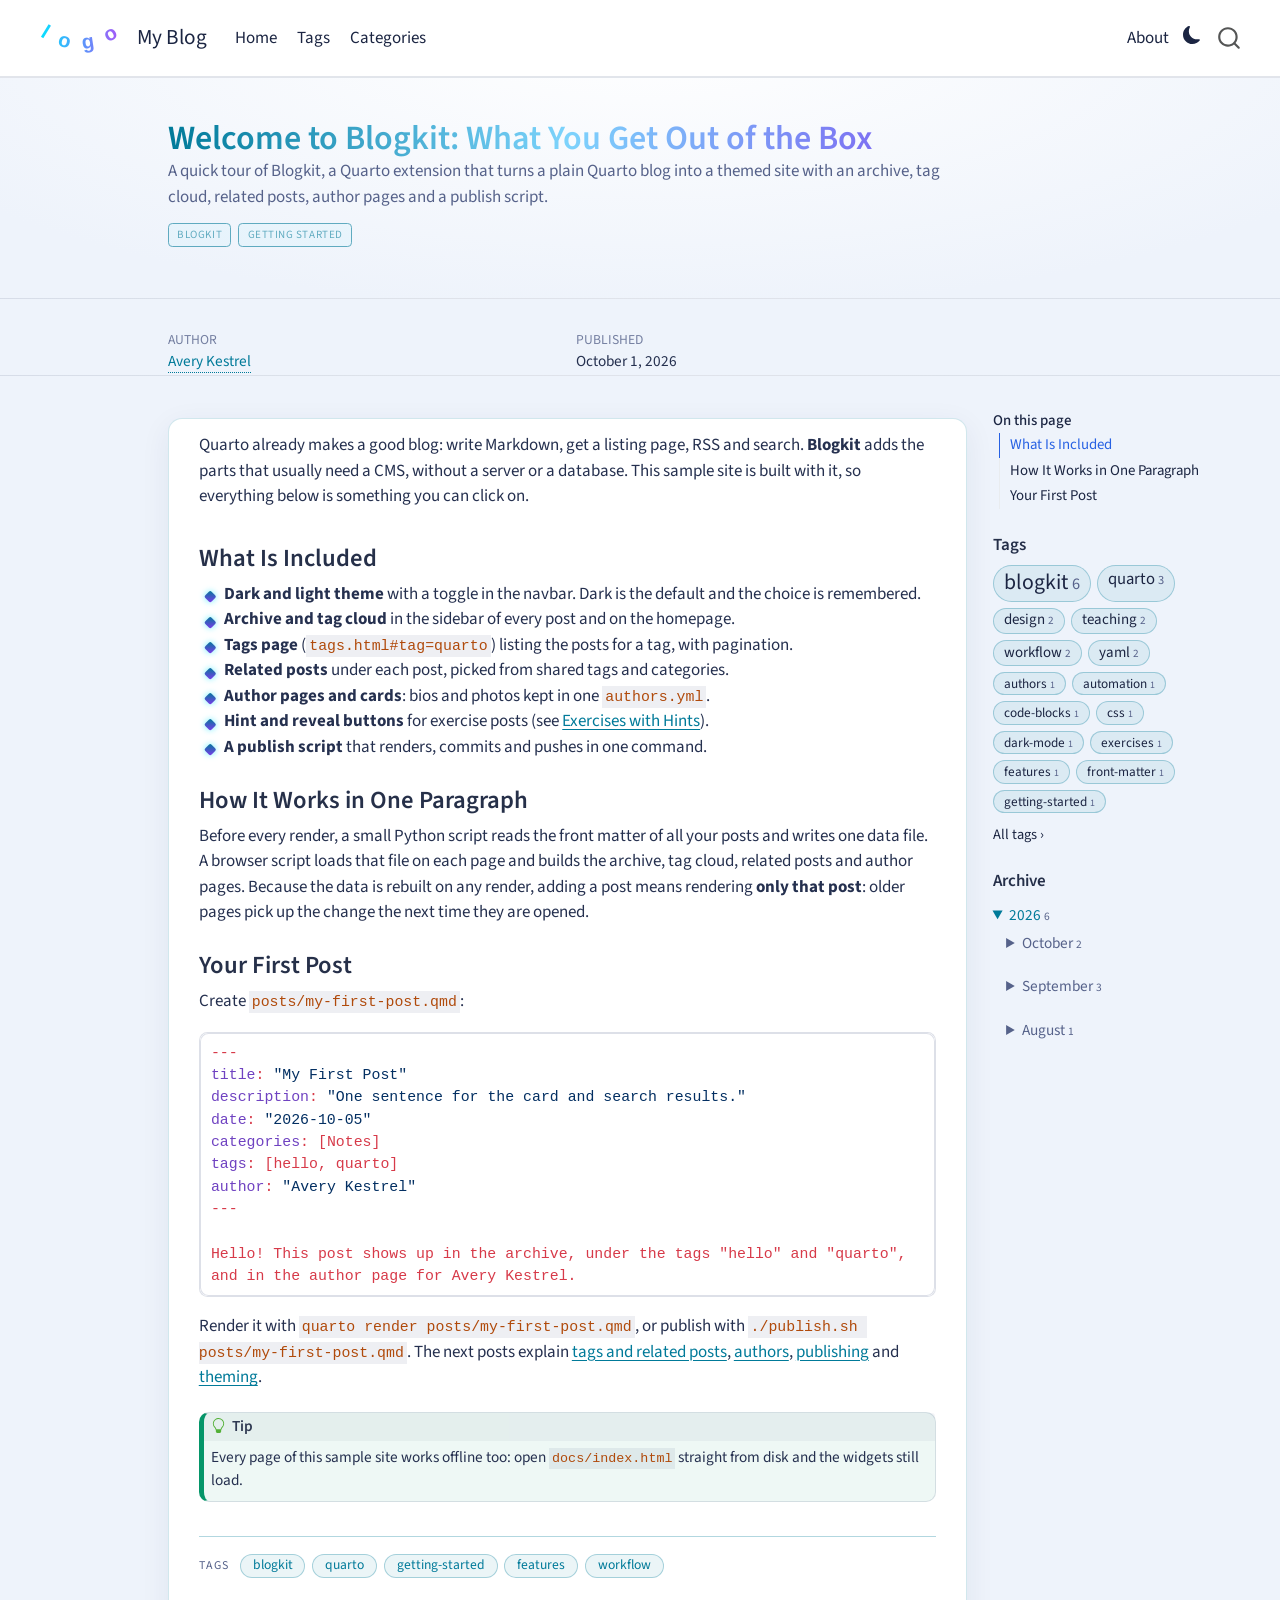
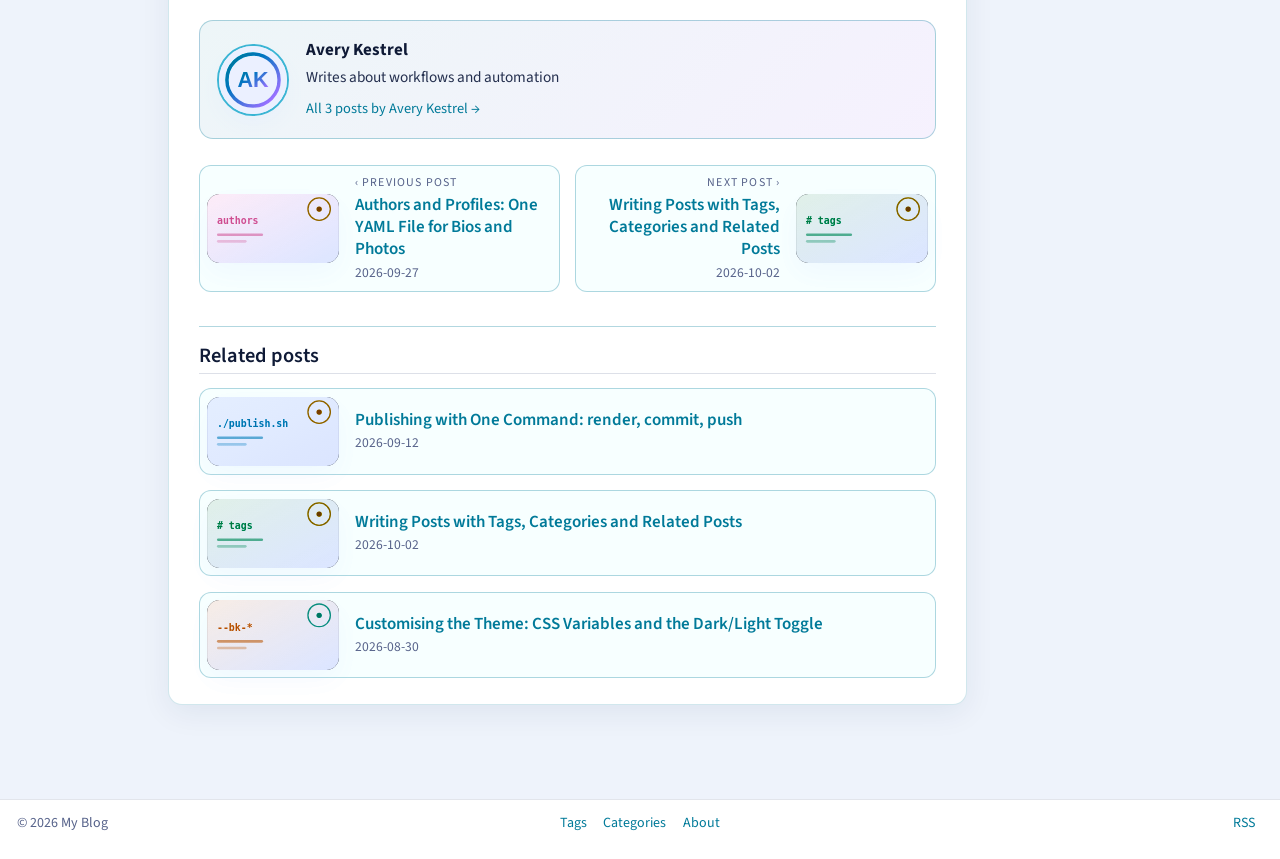
<file: docs/posts/welcome-to-blogkit.html>
<!DOCTYPE html>
<html xmlns="http://www.w3.org/1999/xhtml" lang="en" xml:lang="en"><head>

<meta charset="utf-8">
<meta name="generator" content="quarto-1.9.38">

<meta name="viewport" content="width=device-width, initial-scale=1.0, user-scalable=yes">

<meta name="author" content="Avery Kestrel">
<meta name="dcterms.date" content="2026-10-01">
<meta name="description" content="A quick tour of Blogkit, a Quarto extension that turns a plain Quarto blog into a themed site with an archive, tag cloud, related posts, author pages and a publish script.">

<title>Welcome to Blogkit: What You Get Out of the Box – My Blog</title>
<style>
/* Default styles provided by pandoc.
** See https://pandoc.org/MANUAL.html#variables-for-html for config info.
*/
code{white-space: pre-wrap;}
span.smallcaps{font-variant: small-caps;}
div.columns{display: flex; gap: min(4vw, 1.5em);}
div.column{flex: auto; overflow-x: auto;}
div.hanging-indent{margin-left: 1.5em; text-indent: -1.5em;}
ul.task-list{list-style: none;}
ul.task-list li input[type="checkbox"] {
  width: 0.8em;
  margin: 0 0.8em 0.2em -1em; /* quarto-specific, see https://github.com/quarto-dev/quarto-cli/issues/4556 */ 
  vertical-align: middle;
}
/* CSS for syntax highlighting */
html { -webkit-text-size-adjust: 100%; }
pre > code.sourceCode { white-space: pre; position: relative; }
pre > code.sourceCode > span { display: inline-block; line-height: 1.25; }
pre > code.sourceCode > span:empty { height: 1.2em; }
.sourceCode { overflow: visible; }
code.sourceCode > span { color: inherit; text-decoration: inherit; }
div.sourceCode { margin: 1em 0; }
pre.sourceCode { margin: 0; }
@media screen {
div.sourceCode { overflow: auto; }
}
@media print {
pre > code.sourceCode { white-space: pre-wrap; }
pre > code.sourceCode > span { text-indent: -5em; padding-left: 5em; }
}
pre.numberSource code
  { counter-reset: source-line 0; }
pre.numberSource code > span
  { position: relative; left: -4em; counter-increment: source-line; }
pre.numberSource code > span > a:first-child::before
  { content: counter(source-line);
    position: relative; left: -1em; text-align: right; vertical-align: baseline;
    border: none; display: inline-block;
    -webkit-touch-callout: none; -webkit-user-select: none;
    -khtml-user-select: none; -moz-user-select: none;
    -ms-user-select: none; user-select: none;
    padding: 0 4px; width: 4em;
  }
pre.numberSource { margin-left: 3em;  padding-left: 4px; }
div.sourceCode
  {   }
@media screen {
pre > code.sourceCode > span > a:first-child::before { text-decoration: underline; }
}
</style>


<script src="../site_libs/quarto-nav/quarto-nav.js"></script>
<script src="../site_libs/quarto-nav/headroom.min.js"></script>
<script src="../site_libs/clipboard/clipboard.min.js"></script>
<script src="../site_libs/quarto-search/autocomplete.umd.js"></script>
<script src="../site_libs/quarto-search/fuse.min.js"></script>
<script src="../site_libs/quarto-search/quarto-search.js"></script>
<meta name="quarto:offset" content="../">
<script src="../site_libs/quarto-html/quarto.js" type="module"></script>
<script src="../site_libs/quarto-html/tabsets/tabsets.js" type="module"></script>
<script src="../site_libs/quarto-html/popper.min.js"></script>
<script src="../site_libs/quarto-html/tippy.umd.min.js"></script>
<script src="../site_libs/quarto-html/anchor.min.js"></script>
<link href="../site_libs/quarto-html/tippy.css" rel="stylesheet">
<link href="../site_libs/quarto-html/quarto-syntax-highlighting-de63f62b328812d8e578a4d74e282472.css" rel="stylesheet" class="quarto-color-scheme" id="quarto-text-highlighting-styles">
<link href="../site_libs/quarto-html/quarto-syntax-highlighting-dark-ccafe2c99a4564d55934ca8539ca9f46.css" rel="stylesheet" class="quarto-color-scheme quarto-color-alternate" id="quarto-text-highlighting-styles">
<link href="../site_libs/quarto-html/quarto-syntax-highlighting-de63f62b328812d8e578a4d74e282472.css" rel="stylesheet" class="quarto-color-scheme-extra" id="quarto-text-highlighting-styles">
<script src="../site_libs/bootstrap/bootstrap.min.js"></script>
<link href="../site_libs/bootstrap/bootstrap-icons.css" rel="stylesheet">
<link href="../site_libs/bootstrap/bootstrap-1f7249002a96980cd454805216f9e3b3.min.css" rel="stylesheet" append-hash="true" class="quarto-color-scheme" id="quarto-bootstrap" data-mode="light">
<link href="../site_libs/bootstrap/bootstrap-dark-de4fa3b7647c5fefd9d59d6b8dfc486f.min.css" rel="stylesheet" append-hash="true" class="quarto-color-scheme quarto-color-alternate" id="quarto-bootstrap" data-mode="dark">
<link href="../site_libs/bootstrap/bootstrap-1f7249002a96980cd454805216f9e3b3.min.css" rel="stylesheet" append-hash="true" class="quarto-color-scheme-extra" id="quarto-bootstrap" data-mode="light">
<script id="quarto-search-options" type="application/json">{
  "location": "navbar",
  "copy-button": false,
  "collapse-after": 3,
  "panel-placement": "end",
  "type": "overlay",
  "limit": 50,
  "keyboard-shortcut": [
    "f",
    "/",
    "s"
  ],
  "show-item-context": false,
  "language": {
    "search-no-results-text": "No results",
    "search-matching-documents-text": "matching documents",
    "search-copy-link-title": "Copy link to search",
    "search-hide-matches-text": "Hide additional matches",
    "search-more-match-text": "more match in this document",
    "search-more-matches-text": "more matches in this document",
    "search-clear-button-title": "Clear",
    "search-text-placeholder": "",
    "search-detached-cancel-button-title": "Cancel",
    "search-submit-button-title": "Submit",
    "search-label": "Search"
  }
}</script>


<link rel="stylesheet" href="../site_libs/quarto-contrib/quarto-project/blogkit/styles.css">
</head>

<body class="nav-fixed quarto-light"><script id="quarto-html-before-body" type="application/javascript">
    const toggleBodyColorMode = (bsSheetEl) => {
      const mode = bsSheetEl.getAttribute("data-mode");
      const bodyEl = window.document.querySelector("body");
      if (mode === "dark") {
        bodyEl.classList.add("quarto-dark");
        bodyEl.classList.remove("quarto-light");
      } else {
        bodyEl.classList.add("quarto-light");
        bodyEl.classList.remove("quarto-dark");
      }
    }
    const toggleBodyColorPrimary = () => {
      const bsSheetEl = window.document.querySelector("link#quarto-bootstrap:not([rel=disabled-stylesheet])");
      if (bsSheetEl) {
        toggleBodyColorMode(bsSheetEl);
      }
    }
    const setColorSchemeToggle = (alternate) => {
      const toggles = window.document.querySelectorAll('.quarto-color-scheme-toggle');
      for (let i=0; i < toggles.length; i++) {
        const toggle = toggles[i];
        if (toggle) {
          if (alternate) {
            toggle.classList.add("alternate");
          } else {
            toggle.classList.remove("alternate");
          }
        }
      }
    };
    const toggleColorMode = (alternate) => {
      // Switch the stylesheets
      const primaryStylesheets = window.document.querySelectorAll('link.quarto-color-scheme:not(.quarto-color-alternate)');
      const alternateStylesheets = window.document.querySelectorAll('link.quarto-color-scheme.quarto-color-alternate');
      manageTransitions('#quarto-margin-sidebar .nav-link', false);
      if (alternate) {
        // note: dark is layered on light, we don't disable primary!
        enableStylesheet(alternateStylesheets);
        for (const sheetNode of alternateStylesheets) {
          if (sheetNode.id === "quarto-bootstrap") {
            toggleBodyColorMode(sheetNode);
          }
        }
      } else {
        disableStylesheet(alternateStylesheets);
        enableStylesheet(primaryStylesheets)
        toggleBodyColorPrimary();
      }
      manageTransitions('#quarto-margin-sidebar .nav-link', true);
      // Switch the toggles
      setColorSchemeToggle(alternate)
      // Hack to workaround the fact that safari doesn't
      // properly recolor the scrollbar when toggling (#1455)
      if (navigator.userAgent.indexOf('Safari') > 0 && navigator.userAgent.indexOf('Chrome') == -1) {
        manageTransitions("body", false);
        window.scrollTo(0, 1);
        setTimeout(() => {
          window.scrollTo(0, 0);
          manageTransitions("body", true);
        }, 40);
      }
    }
    const disableStylesheet = (stylesheets) => {
      for (let i=0; i < stylesheets.length; i++) {
        const stylesheet = stylesheets[i];
        stylesheet.rel = 'disabled-stylesheet';
      }
    }
    const enableStylesheet = (stylesheets) => {
      for (let i=0; i < stylesheets.length; i++) {
        const stylesheet = stylesheets[i];
        if(stylesheet.rel !== 'stylesheet') { // for Chrome, which will still FOUC without this check
          stylesheet.rel = 'stylesheet';
        }
      }
    }
    const manageTransitions = (selector, allowTransitions) => {
      const els = window.document.querySelectorAll(selector);
      for (let i=0; i < els.length; i++) {
        const el = els[i];
        if (allowTransitions) {
          el.classList.remove('notransition');
        } else {
          el.classList.add('notransition');
        }
      }
    }
    const isFileUrl = () => {
      return window.location.protocol === 'file:';
    }
    const hasAlternateSentinel = () => {
      let styleSentinel = getColorSchemeSentinel();
      if (styleSentinel !== null) {
        return styleSentinel === "alternate";
      } else {
        return false;
      }
    }
    const setStyleSentinel = (alternate) => {
      const value = alternate ? "alternate" : "default";
      if (!isFileUrl()) {
        window.localStorage.setItem("quarto-color-scheme", value);
      } else {
        localAlternateSentinel = value;
      }
    }
    const getColorSchemeSentinel = () => {
      if (!isFileUrl()) {
        const storageValue = window.localStorage.getItem("quarto-color-scheme");
        return storageValue != null ? storageValue : localAlternateSentinel;
      } else {
        return localAlternateSentinel;
      }
    }
    const toggleGiscusIfUsed = (isAlternate, darkModeDefault) => {
      const baseTheme = document.querySelector('#giscus-base-theme')?.value ?? 'light';
      const alternateTheme = document.querySelector('#giscus-alt-theme')?.value ?? 'dark';
      let newTheme = '';
      if(authorPrefersDark) {
        newTheme = isAlternate ? baseTheme : alternateTheme;
      } else {
        newTheme = isAlternate ? alternateTheme : baseTheme;
      }
      const changeGiscusTheme = () => {
        // From: https://github.com/giscus/giscus/issues/336
        const sendMessage = (message) => {
          const iframe = document.querySelector('iframe.giscus-frame');
          if (!iframe) return;
          iframe.contentWindow.postMessage({ giscus: message }, 'https://giscus.app');
        }
        sendMessage({
          setConfig: {
            theme: newTheme
          }
        });
      }
      const isGiscussLoaded = window.document.querySelector('iframe.giscus-frame') !== null;
      if (isGiscussLoaded) {
        changeGiscusTheme();
      }
    };
    const authorPrefersDark = false;
    const darkModeDefault = authorPrefersDark;
      document.querySelector('link#quarto-text-highlighting-styles.quarto-color-scheme-extra').rel = 'disabled-stylesheet';
      document.querySelector('link#quarto-bootstrap.quarto-color-scheme-extra').rel = 'disabled-stylesheet';
    let localAlternateSentinel = darkModeDefault ? 'alternate' : 'default';
    // Dark / light mode switch
    window.quartoToggleColorScheme = () => {
      // Read the current dark / light value
      let toAlternate = !hasAlternateSentinel();
      toggleColorMode(toAlternate);
      setStyleSentinel(toAlternate);
      toggleGiscusIfUsed(toAlternate, darkModeDefault);
      window.dispatchEvent(new Event('resize'));
    };
    // Switch to dark mode if need be
    if (hasAlternateSentinel()) {
      toggleColorMode(true);
    } else {
      toggleColorMode(false);
    }
  </script>

<div id="quarto-search-results"></div>
  <header id="quarto-header" class="headroom fixed-top quarto-banner">
    <nav class="navbar navbar-expand-lg " data-bs-theme="dark">
      <div class="navbar-container container-fluid">
      <div class="navbar-brand-container mx-auto">
    <a href="../index.html" class="navbar-brand navbar-brand-logo">
    <img src="../img/logo.svg" alt="" class="navbar-logo light-content">
    <img src="../img/logo.svg" alt="" class="navbar-logo dark-content">
    </a>
    <a class="navbar-brand" href="../index.html">
    <span class="navbar-title">My Blog</span>
    </a>
  </div>
            <div id="quarto-search" class="" title="Search"></div>
          <button class="navbar-toggler" type="button" data-bs-toggle="collapse" data-bs-target="#navbarCollapse" aria-controls="navbarCollapse" role="menu" aria-expanded="false" aria-label="Toggle navigation" onclick="if (window.quartoToggleHeadroom) { window.quartoToggleHeadroom(); }">
  <span class="navbar-toggler-icon"></span>
</button>
          <div class="collapse navbar-collapse" id="navbarCollapse">
            <ul class="navbar-nav navbar-nav-scroll me-auto">
  <li class="nav-item">
    <a class="nav-link" href="../index.html"> 
<span class="menu-text">Home</span></a>
  </li>  
  <li class="nav-item">
    <a class="nav-link" href="../tags.html"> 
<span class="menu-text">Tags</span></a>
  </li>  
  <li class="nav-item">
    <a class="nav-link" href="../categories.html"> 
<span class="menu-text">Categories</span></a>
  </li>  
</ul>
            <ul class="navbar-nav navbar-nav-scroll ms-auto">
  <li class="nav-item">
    <a class="nav-link" href="../about.html"> 
<span class="menu-text">About</span></a>
  </li>  
</ul>
          </div> <!-- /navcollapse -->
            <div class="quarto-navbar-tools">
  <a href="" class="quarto-color-scheme-toggle quarto-navigation-tool  px-1" onclick="window.quartoToggleColorScheme(); return false;" title="Toggle dark mode"><i class="bi"></i></a>
</div>
      </div> <!-- /container-fluid -->
    </nav>
</header>
<!-- content -->
<header id="title-block-header" class="quarto-title-block default page-columns page-full">
  <div class="quarto-title-banner page-columns page-full">
    <div class="quarto-title column-body">
      <h1 class="title">Welcome to Blogkit: What You Get Out of the Box</h1>
                  <div>
        <div class="description">
          A quick tour of Blogkit, a Quarto extension that turns a plain Quarto blog into a themed site with an archive, tag cloud, related posts, author pages and a publish script.
        </div>
      </div>
                          <div class="quarto-categories">
                <div class="quarto-category">Blogkit</div>
                <div class="quarto-category">Getting started</div>
              </div>
                  </div>
  </div>
    
  
  <div class="quarto-title-meta">

      <div>
      <div class="quarto-title-meta-heading">Author</div>
      <div class="quarto-title-meta-contents">
               <p>Avery Kestrel </p>
            </div>
    </div>
      
      <div>
      <div class="quarto-title-meta-heading">Published</div>
      <div class="quarto-title-meta-contents">
        <p class="date">October 1, 2026</p>
      </div>
    </div>
    
      
    </div>
    
  
  </header><div id="quarto-content" class="quarto-container page-columns page-rows-contents page-layout-article page-navbar">
<!-- sidebar -->
<!-- margin-sidebar -->
    <div id="quarto-margin-sidebar" class="sidebar margin-sidebar">
        <nav id="TOC" role="doc-toc" class="toc-active">
    <h2 id="toc-title">On this page</h2>
   
  <ul>
  <li><a href="#what-is-included" id="toc-what-is-included" class="nav-link active" data-scroll-target="#what-is-included">What Is Included</a></li>
  <li><a href="#how-it-works-in-one-paragraph" id="toc-how-it-works-in-one-paragraph" class="nav-link" data-scroll-target="#how-it-works-in-one-paragraph">How It Works in One Paragraph</a></li>
  <li><a href="#your-first-post" id="toc-your-first-post" class="nav-link" data-scroll-target="#your-first-post">Your First Post</a></li>
  </ul>
</nav>
    </div>
<!-- main -->
<main class="content quarto-banner-title-block" id="quarto-document-content">






<p>Quarto already makes a good blog: write Markdown, get a listing page, RSS and search. <strong>Blogkit</strong> adds the parts that usually need a CMS, without a server or a database. This sample site is built with it, so everything below is something you can click on.</p>
<section id="what-is-included" class="level3">
<h3 class="anchored" data-anchor-id="what-is-included">What Is Included</h3>
<ul>
<li><strong>Dark and light theme</strong> with a toggle in the navbar. Dark is the default and the choice is remembered.</li>
<li><strong>Archive and tag cloud</strong> in the sidebar of every post and on the homepage.</li>
<li><strong>Tags page</strong> (<code>tags.html#tag=quarto</code>) listing the posts for a tag, with pagination.</li>
<li><strong>Related posts</strong> under each post, picked from shared tags and categories.</li>
<li><strong>Author pages and cards</strong>: bios and photos kept in one <code>authors.yml</code>.</li>
<li><strong>Hint and reveal buttons</strong> for exercise posts (see <a href="../posts/exercises-with-hints.html">Exercises with Hints</a>).</li>
<li><strong>A publish script</strong> that renders, commits and pushes in one command.</li>
</ul>
</section>
<section id="how-it-works-in-one-paragraph" class="level3">
<h3 class="anchored" data-anchor-id="how-it-works-in-one-paragraph">How It Works in One Paragraph</h3>
<p>Before every render, a small Python script reads the front matter of all your posts and writes one data file. A browser script loads that file on each page and builds the archive, tag cloud, related posts and author pages. Because the data is rebuilt on any render, adding a post means rendering <strong>only that post</strong>: older pages pick up the change the next time they are opened.</p>
</section>
<section id="your-first-post" class="level3">
<h3 class="anchored" data-anchor-id="your-first-post">Your First Post</h3>
<p>Create <code>posts/my-first-post.qmd</code>:</p>
<div class="code-copy-outer-scaffold"><div class="sourceCode" id="cb1"><pre class="sourceCode yaml code-with-copy"><code class="sourceCode yaml"><span id="cb1-1"><a href="#cb1-1" aria-hidden="true" tabindex="-1"></a><span class="pp">---</span></span>
<span id="cb1-2"><a href="#cb1-2" aria-hidden="true" tabindex="-1"></a><span class="fu">title</span><span class="kw">:</span><span class="at"> </span><span class="st">"My First Post"</span></span>
<span id="cb1-3"><a href="#cb1-3" aria-hidden="true" tabindex="-1"></a><span class="fu">description</span><span class="kw">:</span><span class="at"> </span><span class="st">"One sentence for the card and search results."</span></span>
<span id="cb1-4"><a href="#cb1-4" aria-hidden="true" tabindex="-1"></a><span class="fu">date</span><span class="kw">:</span><span class="at"> </span><span class="st">"2026-10-05"</span></span>
<span id="cb1-5"><a href="#cb1-5" aria-hidden="true" tabindex="-1"></a><span class="fu">categories</span><span class="kw">:</span><span class="at"> </span><span class="kw">[</span><span class="at">Notes</span><span class="kw">]</span></span>
<span id="cb1-6"><a href="#cb1-6" aria-hidden="true" tabindex="-1"></a><span class="fu">tags</span><span class="kw">:</span><span class="at"> </span><span class="kw">[</span><span class="at">hello</span><span class="kw">,</span><span class="at"> quarto</span><span class="kw">]</span></span>
<span id="cb1-7"><a href="#cb1-7" aria-hidden="true" tabindex="-1"></a><span class="fu">author</span><span class="kw">:</span><span class="at"> </span><span class="st">"Avery Kestrel"</span></span>
<span id="cb1-8"><a href="#cb1-8" aria-hidden="true" tabindex="-1"></a><span class="pp">---</span></span>
<span id="cb1-9"><a href="#cb1-9" aria-hidden="true" tabindex="-1"></a></span>
<span id="cb1-10"><a href="#cb1-10" aria-hidden="true" tabindex="-1"></a><span class="at">Hello! This post shows up in the archive, under the tags "hello" and "quarto",</span></span>
<span id="cb1-11"><a href="#cb1-11" aria-hidden="true" tabindex="-1"></a><span class="at">and in the author page for Avery Kestrel.</span></span></code></pre></div><button title="Copy to Clipboard" class="code-copy-button"><i class="bi"></i></button></div>
<p>Render it with <code>quarto render posts/my-first-post.qmd</code>, or publish with <code>./publish.sh posts/my-first-post.qmd</code>. The next posts explain <a href="../posts/writing-posts-with-tags.html">tags and related posts</a>, <a href="../posts/authors-and-profiles.html">authors</a>, <a href="../posts/publish-with-one-command.html">publishing</a> and <a href="../posts/customising-the-theme.html">theming</a>.</p>
<div class="callout callout-style-default callout-tip callout-titled">
<div class="callout-header d-flex align-content-center">
<div class="callout-icon-container">
<i class="callout-icon"></i>
</div>
<div class="callout-title-container flex-fill">
Tip
</div>
</div>
<div class="callout-body-container callout-body">
<p>Every page of this sample site works offline too: open <code>docs/index.html</code> straight from disk and the widgets still load.</p>
</div>
</div>


</section>

</main> <!-- /main -->
<script>
/* Blog-wide "See hint" / "Reveal code" toggles.
   Markup in a post:
     ::: {.reveal-code}
     ::: {.hint}
     Hint text
     :::

     ```c
     code
     ```
     :::
   Without JavaScript the code and hint simply stay visible. */
(function () {
  function init() {
    document.querySelectorAll('.reveal-code').forEach(function (box, n) {
      var hint = box.querySelector(':scope > .hint');
      var code = box.querySelector(':scope > .code-copy-outer-scaffold, :scope > .sourceCode, :scope > pre');
      if (!code) return;
      var bar = document.createElement('div');
      bar.className = 'rc-bar';
      function button(label, target, shown, hidden) {
        var b = document.createElement('button');
        b.type = 'button';
        b.className = 'rc-btn';
        b.textContent = shown;
        b.setAttribute('aria-expanded', 'false');
        b.setAttribute('aria-controls', target.id);
        b.addEventListener('click', function () {
          var open = target.classList.toggle('rc-open');
          b.textContent = open ? hidden : shown;
          b.setAttribute('aria-expanded', open);
        });
        bar.appendChild(b);
      }
      code.id = code.id || 'rc-code-' + n;
      if (hint) {
        hint.id = hint.id || 'rc-hint-' + n;
        button('hint', hint, 'See hint', 'Hide hint');
      }
      button('code', code, 'Reveal code', 'Hide code');
      box.insertBefore(bar, box.firstChild);
      box.classList.add('rc-ready');
    });
  }
  if (document.readyState === 'loading') document.addEventListener('DOMContentLoaded', init);
  else init();
})();
</script>
<script>
/* Blogkit: load blogkit.js from the site root, whatever the page depth. */
(function () {
  var m = document.querySelector('meta[name="quarto:offset"]');
  var base = m ? m.getAttribute('content') : '';
  if (base === './') base = '';
  var s = document.createElement('script');
  s.src = base + 'blogkit.js';
  s.dataset.base = base;
  document.body.appendChild(s);
})();
</script>
<script id="quarto-html-after-body" type="application/javascript">
  window.document.addEventListener("DOMContentLoaded", function (event) {
    // Ensure there is a toggle, if there isn't float one in the top right
    if (window.document.querySelector('.quarto-color-scheme-toggle') === null) {
      const a = window.document.createElement('a');
      a.classList.add('top-right');
      a.classList.add('quarto-color-scheme-toggle');
      a.href = "";
      a.onclick = function() { try { window.quartoToggleColorScheme(); } catch {} return false; };
      const i = window.document.createElement("i");
      i.classList.add('bi');
      a.appendChild(i);
      window.document.body.appendChild(a);
    }
    setColorSchemeToggle(hasAlternateSentinel())
    const icon = "";
    const anchorJS = new window.AnchorJS();
    anchorJS.options = {
      placement: 'right',
      icon: icon
    };
    anchorJS.add('.anchored');
    const isCodeAnnotation = (el) => {
      for (const clz of el.classList) {
        if (clz.startsWith('code-annotation-')) {                     
          return true;
        }
      }
      return false;
    }
    const onCopySuccess = function(e) {
      // button target
      const button = e.trigger;
      // don't keep focus
      button.blur();
      // flash "checked"
      button.classList.add('code-copy-button-checked');
      var currentTitle = button.getAttribute("title");
      button.setAttribute("title", "Copied!");
      let tooltip;
      if (window.bootstrap) {
        button.setAttribute("data-bs-toggle", "tooltip");
        button.setAttribute("data-bs-placement", "left");
        button.setAttribute("data-bs-title", "Copied!");
        tooltip = new bootstrap.Tooltip(button, 
          { trigger: "manual", 
            customClass: "code-copy-button-tooltip",
            offset: [0, -8]});
        tooltip.show();    
      }
      setTimeout(function() {
        if (tooltip) {
          tooltip.hide();
          button.removeAttribute("data-bs-title");
          button.removeAttribute("data-bs-toggle");
          button.removeAttribute("data-bs-placement");
        }
        button.setAttribute("title", currentTitle);
        button.classList.remove('code-copy-button-checked');
      }, 1000);
      // clear code selection
      e.clearSelection();
    }
    const getTextToCopy = function(trigger) {
      const outerScaffold = trigger.parentElement.cloneNode(true);
      const codeEl = outerScaffold.querySelector('code');
      for (const childEl of codeEl.children) {
        if (isCodeAnnotation(childEl)) {
          childEl.remove();
        }
      }
      return codeEl.innerText;
    }
    const clipboard = new window.ClipboardJS('.code-copy-button:not([data-in-quarto-modal])', {
      text: getTextToCopy
    });
    clipboard.on('success', onCopySuccess);
    if (window.document.getElementById('quarto-embedded-source-code-modal')) {
      const clipboardModal = new window.ClipboardJS('.code-copy-button[data-in-quarto-modal]', {
        text: getTextToCopy,
        container: window.document.getElementById('quarto-embedded-source-code-modal')
      });
      clipboardModal.on('success', onCopySuccess);
    }
      var localhostRegex = new RegExp(/^(?:http|https):\/\/localhost\:?[0-9]*\//);
      var mailtoRegex = new RegExp(/^mailto:/);
        var filterRegex = new RegExp('/' + window.location.host + '/');
      var isInternal = (href) => {
          return filterRegex.test(href) || localhostRegex.test(href) || mailtoRegex.test(href);
      }
      // Inspect non-navigation links and adorn them if external
     var links = window.document.querySelectorAll('a[href]:not(.nav-link):not(.navbar-brand):not(.toc-action):not(.sidebar-link):not(.sidebar-item-toggle):not(.pagination-link):not(.no-external):not([aria-hidden]):not(.dropdown-item):not(.quarto-navigation-tool):not(.about-link)');
      for (var i=0; i<links.length; i++) {
        const link = links[i];
        if (!isInternal(link.href)) {
          // undo the damage that might have been done by quarto-nav.js in the case of
          // links that we want to consider external
          if (link.dataset.originalHref !== undefined) {
            link.href = link.dataset.originalHref;
          }
        }
      }
    function tippyHover(el, contentFn, onTriggerFn, onUntriggerFn) {
      const config = {
        allowHTML: true,
        maxWidth: 500,
        delay: 100,
        arrow: false,
        appendTo: function(el) {
            return el.parentElement;
        },
        interactive: true,
        interactiveBorder: 10,
        theme: 'quarto',
        placement: 'bottom-start',
      };
      if (contentFn) {
        config.content = contentFn;
      }
      if (onTriggerFn) {
        config.onTrigger = onTriggerFn;
      }
      if (onUntriggerFn) {
        config.onUntrigger = onUntriggerFn;
      }
      window.tippy(el, config); 
    }
    const noterefs = window.document.querySelectorAll('a[role="doc-noteref"]');
    for (var i=0; i<noterefs.length; i++) {
      const ref = noterefs[i];
      tippyHover(ref, function() {
        // use id or data attribute instead here
        let href = ref.getAttribute('data-footnote-href') || ref.getAttribute('href');
        try { href = new URL(href).hash; } catch {}
        const id = href.replace(/^#\/?/, "");
        const note = window.document.getElementById(id);
        if (note) {
          return note.innerHTML;
        } else {
          return "";
        }
      });
    }
    const xrefs = window.document.querySelectorAll('a.quarto-xref');
    const processXRef = (id, note) => {
      // Strip column container classes
      const stripColumnClz = (el) => {
        el.classList.remove("page-full", "page-columns");
        if (el.children) {
          for (const child of el.children) {
            stripColumnClz(child);
          }
        }
      }
      stripColumnClz(note)
      if (id === null || id.startsWith('sec-')) {
        // Special case sections, only their first couple elements
        const container = document.createElement("div");
        if (note.children && note.children.length > 2) {
          container.appendChild(note.children[0].cloneNode(true));
          for (let i = 1; i < note.children.length; i++) {
            const child = note.children[i];
            if (child.tagName === "P" && child.innerText === "") {
              continue;
            } else {
              container.appendChild(child.cloneNode(true));
              break;
            }
          }
          if (window.Quarto?.typesetMath) {
            window.Quarto.typesetMath(container);
          }
          return container.innerHTML
        } else {
          if (window.Quarto?.typesetMath) {
            window.Quarto.typesetMath(note);
          }
          return note.innerHTML;
        }
      } else {
        // Remove any anchor links if they are present
        const anchorLink = note.querySelector('a.anchorjs-link');
        if (anchorLink) {
          anchorLink.remove();
        }
        if (window.Quarto?.typesetMath) {
          window.Quarto.typesetMath(note);
        }
        if (note.classList.contains("callout")) {
          return note.outerHTML;
        } else {
          return note.innerHTML;
        }
      }
    }
    for (var i=0; i<xrefs.length; i++) {
      const xref = xrefs[i];
      tippyHover(xref, undefined, function(instance) {
        instance.disable();
        let url = xref.getAttribute('href');
        let hash = undefined; 
        if (url.startsWith('#')) {
          hash = url;
        } else {
          try { hash = new URL(url).hash; } catch {}
        }
        if (hash) {
          const id = hash.replace(/^#\/?/, "");
          const note = window.document.getElementById(id);
          if (note !== null) {
            try {
              const html = processXRef(id, note.cloneNode(true));
              instance.setContent(html);
            } finally {
              instance.enable();
              instance.show();
            }
          } else {
            // See if we can fetch this
            fetch(url.split('#')[0])
            .then(res => res.text())
            .then(html => {
              const parser = new DOMParser();
              const htmlDoc = parser.parseFromString(html, "text/html");
              const note = htmlDoc.getElementById(id);
              if (note !== null) {
                const html = processXRef(id, note);
                instance.setContent(html);
              } 
            }).finally(() => {
              instance.enable();
              instance.show();
            });
          }
        } else {
          // See if we can fetch a full url (with no hash to target)
          // This is a special case and we should probably do some content thinning / targeting
          fetch(url)
          .then(res => res.text())
          .then(html => {
            const parser = new DOMParser();
            const htmlDoc = parser.parseFromString(html, "text/html");
            const note = htmlDoc.querySelector('main.content');
            if (note !== null) {
              // This should only happen for chapter cross references
              // (since there is no id in the URL)
              // remove the first header
              if (note.children.length > 0 && note.children[0].tagName === "HEADER") {
                note.children[0].remove();
              }
              const html = processXRef(null, note);
              instance.setContent(html);
            } 
          }).finally(() => {
            instance.enable();
            instance.show();
          });
        }
      }, function(instance) {
      });
    }
        let selectedAnnoteEl;
        const selectorForAnnotation = ( cell, annotation) => {
          let cellAttr = 'data-code-cell="' + cell + '"';
          let lineAttr = 'data-code-annotation="' +  annotation + '"';
          const selector = 'span[' + cellAttr + '][' + lineAttr + ']';
          return selector;
        }
        const selectCodeLines = (annoteEl) => {
          const doc = window.document;
          const targetCell = annoteEl.getAttribute("data-target-cell");
          const targetAnnotation = annoteEl.getAttribute("data-target-annotation");
          const annoteSpan = window.document.querySelector(selectorForAnnotation(targetCell, targetAnnotation));
          const lines = annoteSpan.getAttribute("data-code-lines").split(",");
          const lineIds = lines.map((line) => {
            return targetCell + "-" + line;
          })
          let top = null;
          let height = null;
          let parent = null;
          if (lineIds.length > 0) {
              //compute the position of the single el (top and bottom and make a div)
              const el = window.document.getElementById(lineIds[0]);
              top = el.offsetTop;
              height = el.offsetHeight;
              parent = el.parentElement.parentElement;
            if (lineIds.length > 1) {
              const lastEl = window.document.getElementById(lineIds[lineIds.length - 1]);
              const bottom = lastEl.offsetTop + lastEl.offsetHeight;
              height = bottom - top;
            }
            if (top !== null && height !== null && parent !== null) {
              // cook up a div (if necessary) and position it 
              let div = window.document.getElementById("code-annotation-line-highlight");
              if (div === null) {
                div = window.document.createElement("div");
                div.setAttribute("id", "code-annotation-line-highlight");
                div.style.position = 'absolute';
                parent.appendChild(div);
              }
              div.style.top = top - 2 + "px";
              div.style.height = height + 4 + "px";
              div.style.left = 0;
              let gutterDiv = window.document.getElementById("code-annotation-line-highlight-gutter");
              if (gutterDiv === null) {
                gutterDiv = window.document.createElement("div");
                gutterDiv.setAttribute("id", "code-annotation-line-highlight-gutter");
                gutterDiv.style.position = 'absolute';
                const codeCell = window.document.getElementById(targetCell);
                const gutter = codeCell.querySelector('.code-annotation-gutter');
                gutter.appendChild(gutterDiv);
              }
              gutterDiv.style.top = top - 2 + "px";
              gutterDiv.style.height = height + 4 + "px";
            }
            selectedAnnoteEl = annoteEl;
          }
        };
        const unselectCodeLines = () => {
          const elementsIds = ["code-annotation-line-highlight", "code-annotation-line-highlight-gutter"];
          elementsIds.forEach((elId) => {
            const div = window.document.getElementById(elId);
            if (div) {
              div.remove();
            }
          });
          selectedAnnoteEl = undefined;
        };
          // Handle positioning of the toggle
      window.addEventListener(
        "resize",
        throttle(() => {
          elRect = undefined;
          if (selectedAnnoteEl) {
            selectCodeLines(selectedAnnoteEl);
          }
        }, 10)
      );
      function throttle(fn, ms) {
      let throttle = false;
      let timer;
        return (...args) => {
          if(!throttle) { // first call gets through
              fn.apply(this, args);
              throttle = true;
          } else { // all the others get throttled
              if(timer) clearTimeout(timer); // cancel #2
              timer = setTimeout(() => {
                fn.apply(this, args);
                timer = throttle = false;
              }, ms);
          }
        };
      }
        // Attach click handler to the DT
        const annoteDls = window.document.querySelectorAll('dt[data-target-cell]');
        for (const annoteDlNode of annoteDls) {
          annoteDlNode.addEventListener('click', (event) => {
            const clickedEl = event.target;
            if (clickedEl !== selectedAnnoteEl) {
              unselectCodeLines();
              const activeEl = window.document.querySelector('dt[data-target-cell].code-annotation-active');
              if (activeEl) {
                activeEl.classList.remove('code-annotation-active');
              }
              selectCodeLines(clickedEl);
              clickedEl.classList.add('code-annotation-active');
            } else {
              // Unselect the line
              unselectCodeLines();
              clickedEl.classList.remove('code-annotation-active');
            }
          });
        }
    const findCites = (el) => {
      const parentEl = el.parentElement;
      if (parentEl) {
        const cites = parentEl.dataset.cites;
        if (cites) {
          return {
            el,
            cites: cites.split(' ')
          };
        } else {
          return findCites(el.parentElement)
        }
      } else {
        return undefined;
      }
    };
    var bibliorefs = window.document.querySelectorAll('a[role="doc-biblioref"]');
    for (var i=0; i<bibliorefs.length; i++) {
      const ref = bibliorefs[i];
      const citeInfo = findCites(ref);
      if (citeInfo) {
        tippyHover(citeInfo.el, function() {
          var popup = window.document.createElement('div');
          citeInfo.cites.forEach(function(cite) {
            var citeDiv = window.document.createElement('div');
            citeDiv.classList.add('hanging-indent');
            citeDiv.classList.add('csl-entry');
            var biblioDiv = window.document.getElementById('ref-' + cite);
            if (biblioDiv) {
              citeDiv.innerHTML = biblioDiv.innerHTML;
            }
            popup.appendChild(citeDiv);
          });
          return popup.innerHTML;
        });
      }
    }
  });
  </script>
</div> <!-- /content -->
<footer class="footer">
  <div class="nav-footer">
    <div class="nav-footer-left">
<p>© 2026 My Blog</p>
</div>   
    <div class="nav-footer-center">
      <ul class="footer-items list-unstyled">
    <li class="nav-item">
    <a class="nav-link" href="../tags.html">
<p>Tags</p>
</a>
  </li>  
    <li class="nav-item">
    <a class="nav-link" href="../categories.html">
<p>Categories</p>
</a>
  </li>  
    <li class="nav-item">
    <a class="nav-link" href="../about.html">
<p>About</p>
</a>
  </li>  
</ul>
    </div>
    <div class="nav-footer-right">
      <ul class="footer-items list-unstyled">
    <li class="nav-item">
    <a class="nav-link" href="../index.xml">
<p>RSS</p>
</a>
  </li>  
</ul>
    </div>
  </div>
</footer>




</body></html>
</file>
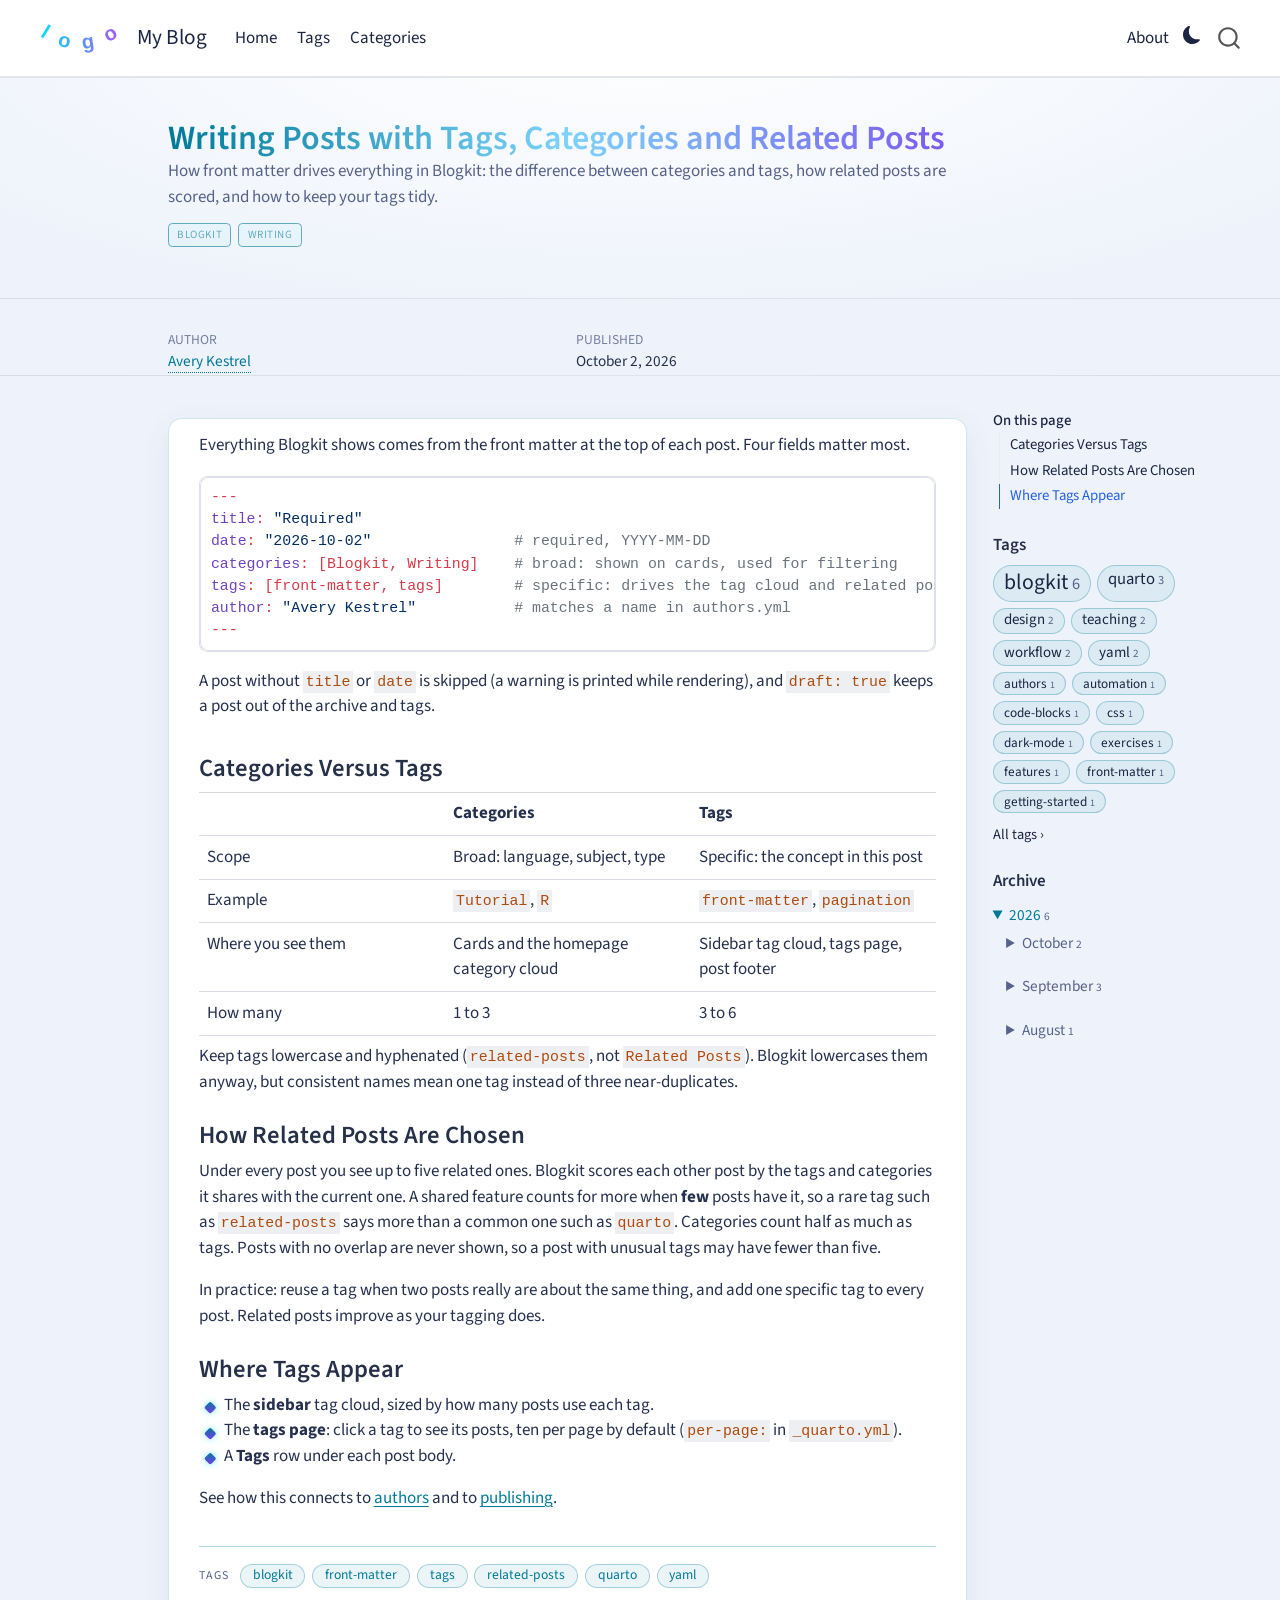
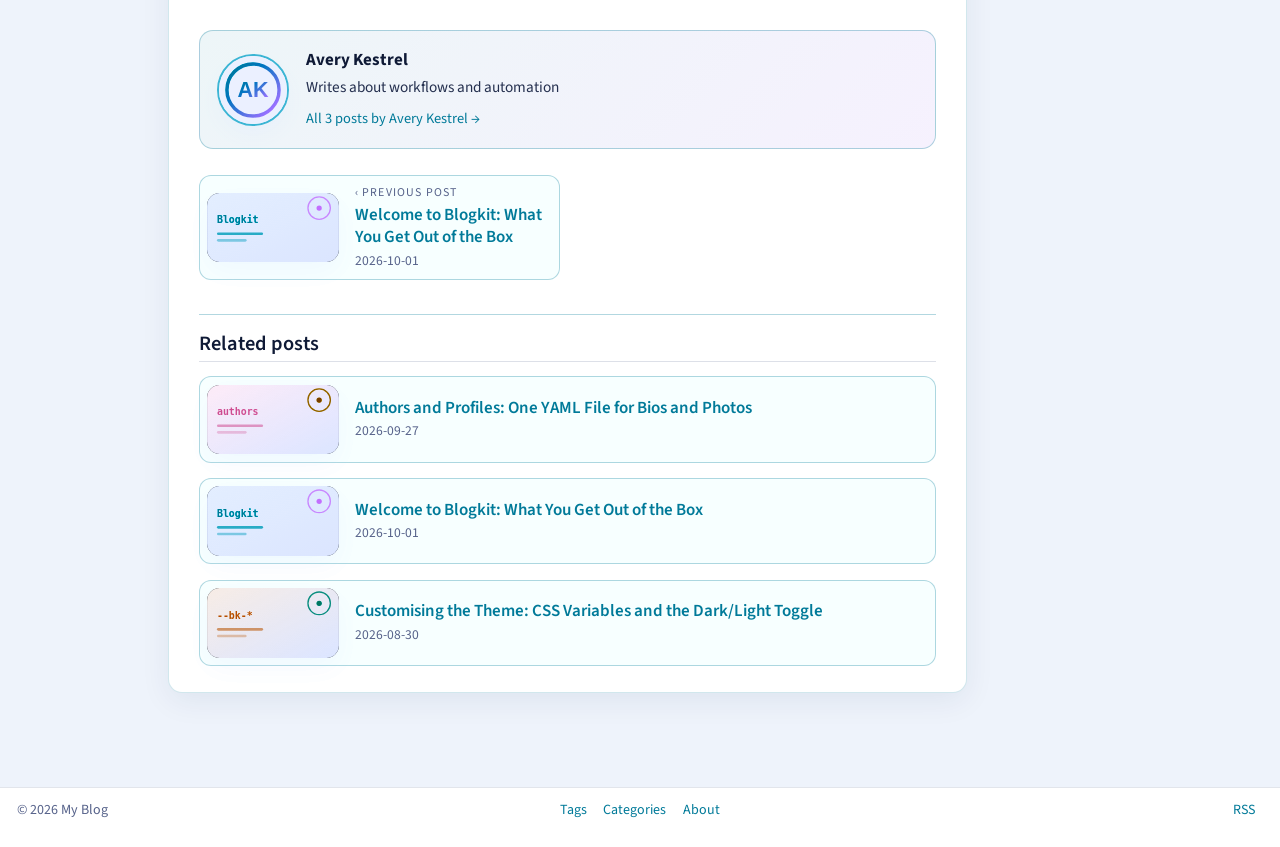
<file: docs/posts/writing-posts-with-tags.html>
<!DOCTYPE html>
<html xmlns="http://www.w3.org/1999/xhtml" lang="en" xml:lang="en"><head>

<meta charset="utf-8">
<meta name="generator" content="quarto-1.9.38">

<meta name="viewport" content="width=device-width, initial-scale=1.0, user-scalable=yes">

<meta name="author" content="Avery Kestrel">
<meta name="dcterms.date" content="2026-10-02">
<meta name="description" content="How front matter drives everything in Blogkit: the difference between categories and tags, how related posts are scored, and how to keep your tags tidy.">

<title>Writing Posts with Tags, Categories and Related Posts – My Blog</title>
<style>
/* Default styles provided by pandoc.
** See https://pandoc.org/MANUAL.html#variables-for-html for config info.
*/
code{white-space: pre-wrap;}
span.smallcaps{font-variant: small-caps;}
div.columns{display: flex; gap: min(4vw, 1.5em);}
div.column{flex: auto; overflow-x: auto;}
div.hanging-indent{margin-left: 1.5em; text-indent: -1.5em;}
ul.task-list{list-style: none;}
ul.task-list li input[type="checkbox"] {
  width: 0.8em;
  margin: 0 0.8em 0.2em -1em; /* quarto-specific, see https://github.com/quarto-dev/quarto-cli/issues/4556 */ 
  vertical-align: middle;
}
/* CSS for syntax highlighting */
html { -webkit-text-size-adjust: 100%; }
pre > code.sourceCode { white-space: pre; position: relative; }
pre > code.sourceCode > span { display: inline-block; line-height: 1.25; }
pre > code.sourceCode > span:empty { height: 1.2em; }
.sourceCode { overflow: visible; }
code.sourceCode > span { color: inherit; text-decoration: inherit; }
div.sourceCode { margin: 1em 0; }
pre.sourceCode { margin: 0; }
@media screen {
div.sourceCode { overflow: auto; }
}
@media print {
pre > code.sourceCode { white-space: pre-wrap; }
pre > code.sourceCode > span { text-indent: -5em; padding-left: 5em; }
}
pre.numberSource code
  { counter-reset: source-line 0; }
pre.numberSource code > span
  { position: relative; left: -4em; counter-increment: source-line; }
pre.numberSource code > span > a:first-child::before
  { content: counter(source-line);
    position: relative; left: -1em; text-align: right; vertical-align: baseline;
    border: none; display: inline-block;
    -webkit-touch-callout: none; -webkit-user-select: none;
    -khtml-user-select: none; -moz-user-select: none;
    -ms-user-select: none; user-select: none;
    padding: 0 4px; width: 4em;
  }
pre.numberSource { margin-left: 3em;  padding-left: 4px; }
div.sourceCode
  {   }
@media screen {
pre > code.sourceCode > span > a:first-child::before { text-decoration: underline; }
}
</style>


<script src="../site_libs/quarto-nav/quarto-nav.js"></script>
<script src="../site_libs/quarto-nav/headroom.min.js"></script>
<script src="../site_libs/clipboard/clipboard.min.js"></script>
<script src="../site_libs/quarto-search/autocomplete.umd.js"></script>
<script src="../site_libs/quarto-search/fuse.min.js"></script>
<script src="../site_libs/quarto-search/quarto-search.js"></script>
<meta name="quarto:offset" content="../">
<script src="../site_libs/quarto-html/quarto.js" type="module"></script>
<script src="../site_libs/quarto-html/tabsets/tabsets.js" type="module"></script>
<script src="../site_libs/quarto-html/popper.min.js"></script>
<script src="../site_libs/quarto-html/tippy.umd.min.js"></script>
<script src="../site_libs/quarto-html/anchor.min.js"></script>
<link href="../site_libs/quarto-html/tippy.css" rel="stylesheet">
<link href="../site_libs/quarto-html/quarto-syntax-highlighting-de63f62b328812d8e578a4d74e282472.css" rel="stylesheet" class="quarto-color-scheme" id="quarto-text-highlighting-styles">
<link href="../site_libs/quarto-html/quarto-syntax-highlighting-dark-ccafe2c99a4564d55934ca8539ca9f46.css" rel="stylesheet" class="quarto-color-scheme quarto-color-alternate" id="quarto-text-highlighting-styles">
<link href="../site_libs/quarto-html/quarto-syntax-highlighting-de63f62b328812d8e578a4d74e282472.css" rel="stylesheet" class="quarto-color-scheme-extra" id="quarto-text-highlighting-styles">
<script src="../site_libs/bootstrap/bootstrap.min.js"></script>
<link href="../site_libs/bootstrap/bootstrap-icons.css" rel="stylesheet">
<link href="../site_libs/bootstrap/bootstrap-1f7249002a96980cd454805216f9e3b3.min.css" rel="stylesheet" append-hash="true" class="quarto-color-scheme" id="quarto-bootstrap" data-mode="light">
<link href="../site_libs/bootstrap/bootstrap-dark-de4fa3b7647c5fefd9d59d6b8dfc486f.min.css" rel="stylesheet" append-hash="true" class="quarto-color-scheme quarto-color-alternate" id="quarto-bootstrap" data-mode="dark">
<link href="../site_libs/bootstrap/bootstrap-1f7249002a96980cd454805216f9e3b3.min.css" rel="stylesheet" append-hash="true" class="quarto-color-scheme-extra" id="quarto-bootstrap" data-mode="light">
<script id="quarto-search-options" type="application/json">{
  "location": "navbar",
  "copy-button": false,
  "collapse-after": 3,
  "panel-placement": "end",
  "type": "overlay",
  "limit": 50,
  "keyboard-shortcut": [
    "f",
    "/",
    "s"
  ],
  "show-item-context": false,
  "language": {
    "search-no-results-text": "No results",
    "search-matching-documents-text": "matching documents",
    "search-copy-link-title": "Copy link to search",
    "search-hide-matches-text": "Hide additional matches",
    "search-more-match-text": "more match in this document",
    "search-more-matches-text": "more matches in this document",
    "search-clear-button-title": "Clear",
    "search-text-placeholder": "",
    "search-detached-cancel-button-title": "Cancel",
    "search-submit-button-title": "Submit",
    "search-label": "Search"
  }
}</script>


<link rel="stylesheet" href="../site_libs/quarto-contrib/quarto-project/blogkit/styles.css">
</head>

<body class="nav-fixed quarto-light"><script id="quarto-html-before-body" type="application/javascript">
    const toggleBodyColorMode = (bsSheetEl) => {
      const mode = bsSheetEl.getAttribute("data-mode");
      const bodyEl = window.document.querySelector("body");
      if (mode === "dark") {
        bodyEl.classList.add("quarto-dark");
        bodyEl.classList.remove("quarto-light");
      } else {
        bodyEl.classList.add("quarto-light");
        bodyEl.classList.remove("quarto-dark");
      }
    }
    const toggleBodyColorPrimary = () => {
      const bsSheetEl = window.document.querySelector("link#quarto-bootstrap:not([rel=disabled-stylesheet])");
      if (bsSheetEl) {
        toggleBodyColorMode(bsSheetEl);
      }
    }
    const setColorSchemeToggle = (alternate) => {
      const toggles = window.document.querySelectorAll('.quarto-color-scheme-toggle');
      for (let i=0; i < toggles.length; i++) {
        const toggle = toggles[i];
        if (toggle) {
          if (alternate) {
            toggle.classList.add("alternate");
          } else {
            toggle.classList.remove("alternate");
          }
        }
      }
    };
    const toggleColorMode = (alternate) => {
      // Switch the stylesheets
      const primaryStylesheets = window.document.querySelectorAll('link.quarto-color-scheme:not(.quarto-color-alternate)');
      const alternateStylesheets = window.document.querySelectorAll('link.quarto-color-scheme.quarto-color-alternate');
      manageTransitions('#quarto-margin-sidebar .nav-link', false);
      if (alternate) {
        // note: dark is layered on light, we don't disable primary!
        enableStylesheet(alternateStylesheets);
        for (const sheetNode of alternateStylesheets) {
          if (sheetNode.id === "quarto-bootstrap") {
            toggleBodyColorMode(sheetNode);
          }
        }
      } else {
        disableStylesheet(alternateStylesheets);
        enableStylesheet(primaryStylesheets)
        toggleBodyColorPrimary();
      }
      manageTransitions('#quarto-margin-sidebar .nav-link', true);
      // Switch the toggles
      setColorSchemeToggle(alternate)
      // Hack to workaround the fact that safari doesn't
      // properly recolor the scrollbar when toggling (#1455)
      if (navigator.userAgent.indexOf('Safari') > 0 && navigator.userAgent.indexOf('Chrome') == -1) {
        manageTransitions("body", false);
        window.scrollTo(0, 1);
        setTimeout(() => {
          window.scrollTo(0, 0);
          manageTransitions("body", true);
        }, 40);
      }
    }
    const disableStylesheet = (stylesheets) => {
      for (let i=0; i < stylesheets.length; i++) {
        const stylesheet = stylesheets[i];
        stylesheet.rel = 'disabled-stylesheet';
      }
    }
    const enableStylesheet = (stylesheets) => {
      for (let i=0; i < stylesheets.length; i++) {
        const stylesheet = stylesheets[i];
        if(stylesheet.rel !== 'stylesheet') { // for Chrome, which will still FOUC without this check
          stylesheet.rel = 'stylesheet';
        }
      }
    }
    const manageTransitions = (selector, allowTransitions) => {
      const els = window.document.querySelectorAll(selector);
      for (let i=0; i < els.length; i++) {
        const el = els[i];
        if (allowTransitions) {
          el.classList.remove('notransition');
        } else {
          el.classList.add('notransition');
        }
      }
    }
    const isFileUrl = () => {
      return window.location.protocol === 'file:';
    }
    const hasAlternateSentinel = () => {
      let styleSentinel = getColorSchemeSentinel();
      if (styleSentinel !== null) {
        return styleSentinel === "alternate";
      } else {
        return false;
      }
    }
    const setStyleSentinel = (alternate) => {
      const value = alternate ? "alternate" : "default";
      if (!isFileUrl()) {
        window.localStorage.setItem("quarto-color-scheme", value);
      } else {
        localAlternateSentinel = value;
      }
    }
    const getColorSchemeSentinel = () => {
      if (!isFileUrl()) {
        const storageValue = window.localStorage.getItem("quarto-color-scheme");
        return storageValue != null ? storageValue : localAlternateSentinel;
      } else {
        return localAlternateSentinel;
      }
    }
    const toggleGiscusIfUsed = (isAlternate, darkModeDefault) => {
      const baseTheme = document.querySelector('#giscus-base-theme')?.value ?? 'light';
      const alternateTheme = document.querySelector('#giscus-alt-theme')?.value ?? 'dark';
      let newTheme = '';
      if(authorPrefersDark) {
        newTheme = isAlternate ? baseTheme : alternateTheme;
      } else {
        newTheme = isAlternate ? alternateTheme : baseTheme;
      }
      const changeGiscusTheme = () => {
        // From: https://github.com/giscus/giscus/issues/336
        const sendMessage = (message) => {
          const iframe = document.querySelector('iframe.giscus-frame');
          if (!iframe) return;
          iframe.contentWindow.postMessage({ giscus: message }, 'https://giscus.app');
        }
        sendMessage({
          setConfig: {
            theme: newTheme
          }
        });
      }
      const isGiscussLoaded = window.document.querySelector('iframe.giscus-frame') !== null;
      if (isGiscussLoaded) {
        changeGiscusTheme();
      }
    };
    const authorPrefersDark = false;
    const darkModeDefault = authorPrefersDark;
      document.querySelector('link#quarto-text-highlighting-styles.quarto-color-scheme-extra').rel = 'disabled-stylesheet';
      document.querySelector('link#quarto-bootstrap.quarto-color-scheme-extra').rel = 'disabled-stylesheet';
    let localAlternateSentinel = darkModeDefault ? 'alternate' : 'default';
    // Dark / light mode switch
    window.quartoToggleColorScheme = () => {
      // Read the current dark / light value
      let toAlternate = !hasAlternateSentinel();
      toggleColorMode(toAlternate);
      setStyleSentinel(toAlternate);
      toggleGiscusIfUsed(toAlternate, darkModeDefault);
      window.dispatchEvent(new Event('resize'));
    };
    // Switch to dark mode if need be
    if (hasAlternateSentinel()) {
      toggleColorMode(true);
    } else {
      toggleColorMode(false);
    }
  </script>

<div id="quarto-search-results"></div>
  <header id="quarto-header" class="headroom fixed-top quarto-banner">
    <nav class="navbar navbar-expand-lg " data-bs-theme="dark">
      <div class="navbar-container container-fluid">
      <div class="navbar-brand-container mx-auto">
    <a href="../index.html" class="navbar-brand navbar-brand-logo">
    <img src="../img/logo.svg" alt="" class="navbar-logo light-content">
    <img src="../img/logo.svg" alt="" class="navbar-logo dark-content">
    </a>
    <a class="navbar-brand" href="../index.html">
    <span class="navbar-title">My Blog</span>
    </a>
  </div>
            <div id="quarto-search" class="" title="Search"></div>
          <button class="navbar-toggler" type="button" data-bs-toggle="collapse" data-bs-target="#navbarCollapse" aria-controls="navbarCollapse" role="menu" aria-expanded="false" aria-label="Toggle navigation" onclick="if (window.quartoToggleHeadroom) { window.quartoToggleHeadroom(); }">
  <span class="navbar-toggler-icon"></span>
</button>
          <div class="collapse navbar-collapse" id="navbarCollapse">
            <ul class="navbar-nav navbar-nav-scroll me-auto">
  <li class="nav-item">
    <a class="nav-link" href="../index.html"> 
<span class="menu-text">Home</span></a>
  </li>  
  <li class="nav-item">
    <a class="nav-link" href="../tags.html"> 
<span class="menu-text">Tags</span></a>
  </li>  
  <li class="nav-item">
    <a class="nav-link" href="../categories.html"> 
<span class="menu-text">Categories</span></a>
  </li>  
</ul>
            <ul class="navbar-nav navbar-nav-scroll ms-auto">
  <li class="nav-item">
    <a class="nav-link" href="../about.html"> 
<span class="menu-text">About</span></a>
  </li>  
</ul>
          </div> <!-- /navcollapse -->
            <div class="quarto-navbar-tools">
  <a href="" class="quarto-color-scheme-toggle quarto-navigation-tool  px-1" onclick="window.quartoToggleColorScheme(); return false;" title="Toggle dark mode"><i class="bi"></i></a>
</div>
      </div> <!-- /container-fluid -->
    </nav>
</header>
<!-- content -->
<header id="title-block-header" class="quarto-title-block default page-columns page-full">
  <div class="quarto-title-banner page-columns page-full">
    <div class="quarto-title column-body">
      <h1 class="title">Writing Posts with Tags, Categories and Related Posts</h1>
                  <div>
        <div class="description">
          How front matter drives everything in Blogkit: the difference between categories and tags, how related posts are scored, and how to keep your tags tidy.
        </div>
      </div>
                          <div class="quarto-categories">
                <div class="quarto-category">Blogkit</div>
                <div class="quarto-category">Writing</div>
              </div>
                  </div>
  </div>
    
  
  <div class="quarto-title-meta">

      <div>
      <div class="quarto-title-meta-heading">Author</div>
      <div class="quarto-title-meta-contents">
               <p>Avery Kestrel </p>
            </div>
    </div>
      
      <div>
      <div class="quarto-title-meta-heading">Published</div>
      <div class="quarto-title-meta-contents">
        <p class="date">October 2, 2026</p>
      </div>
    </div>
    
      
    </div>
    
  
  </header><div id="quarto-content" class="quarto-container page-columns page-rows-contents page-layout-article page-navbar">
<!-- sidebar -->
<!-- margin-sidebar -->
    <div id="quarto-margin-sidebar" class="sidebar margin-sidebar">
        <nav id="TOC" role="doc-toc" class="toc-active">
    <h2 id="toc-title">On this page</h2>
   
  <ul>
  <li><a href="#categories-versus-tags" id="toc-categories-versus-tags" class="nav-link active" data-scroll-target="#categories-versus-tags">Categories Versus Tags</a></li>
  <li><a href="#how-related-posts-are-chosen" id="toc-how-related-posts-are-chosen" class="nav-link" data-scroll-target="#how-related-posts-are-chosen">How Related Posts Are Chosen</a></li>
  <li><a href="#where-tags-appear" id="toc-where-tags-appear" class="nav-link" data-scroll-target="#where-tags-appear">Where Tags Appear</a></li>
  </ul>
</nav>
    </div>
<!-- main -->
<main class="content quarto-banner-title-block" id="quarto-document-content">






<p>Everything Blogkit shows comes from the front matter at the top of each post. Four fields matter most.</p>
<div class="code-copy-outer-scaffold"><div class="sourceCode" id="cb1"><pre class="sourceCode yaml code-with-copy"><code class="sourceCode yaml"><span id="cb1-1"><a href="#cb1-1" aria-hidden="true" tabindex="-1"></a><span class="pp">---</span></span>
<span id="cb1-2"><a href="#cb1-2" aria-hidden="true" tabindex="-1"></a><span class="fu">title</span><span class="kw">:</span><span class="at"> </span><span class="st">"Required"</span></span>
<span id="cb1-3"><a href="#cb1-3" aria-hidden="true" tabindex="-1"></a><span class="fu">date</span><span class="kw">:</span><span class="at"> </span><span class="st">"2026-10-02"</span><span class="co">                # required, YYYY-MM-DD</span></span>
<span id="cb1-4"><a href="#cb1-4" aria-hidden="true" tabindex="-1"></a><span class="fu">categories</span><span class="kw">:</span><span class="at"> </span><span class="kw">[</span><span class="at">Blogkit</span><span class="kw">,</span><span class="at"> Writing</span><span class="kw">]</span><span class="co">    # broad: shown on cards, used for filtering</span></span>
<span id="cb1-5"><a href="#cb1-5" aria-hidden="true" tabindex="-1"></a><span class="fu">tags</span><span class="kw">:</span><span class="at"> </span><span class="kw">[</span><span class="at">front-matter</span><span class="kw">,</span><span class="at"> tags</span><span class="kw">]</span><span class="co">        # specific: drives the tag cloud and related posts</span></span>
<span id="cb1-6"><a href="#cb1-6" aria-hidden="true" tabindex="-1"></a><span class="fu">author</span><span class="kw">:</span><span class="at"> </span><span class="st">"Avery Kestrel"</span><span class="co">           # matches a name in authors.yml</span></span>
<span id="cb1-7"><a href="#cb1-7" aria-hidden="true" tabindex="-1"></a><span class="pp">---</span></span></code></pre></div><button title="Copy to Clipboard" class="code-copy-button"><i class="bi"></i></button></div>
<p>A post without <code>title</code> or <code>date</code> is skipped (a warning is printed while rendering), and <code>draft: true</code> keeps a post out of the archive and tags.</p>
<section id="categories-versus-tags" class="level3">
<h3 class="anchored" data-anchor-id="categories-versus-tags">Categories Versus Tags</h3>
<table class="caption-top table">
<colgroup>
<col style="width: 33%">
<col style="width: 33%">
<col style="width: 33%">
</colgroup>
<thead>
<tr class="header">
<th style="text-align: left;"></th>
<th style="text-align: left;">Categories</th>
<th style="text-align: left;">Tags</th>
</tr>
</thead>
<tbody>
<tr class="odd">
<td style="text-align: left;">Scope</td>
<td style="text-align: left;">Broad: language, subject, type</td>
<td style="text-align: left;">Specific: the concept in this post</td>
</tr>
<tr class="even">
<td style="text-align: left;">Example</td>
<td style="text-align: left;"><code>Tutorial</code>, <code>R</code></td>
<td style="text-align: left;"><code>front-matter</code>, <code>pagination</code></td>
</tr>
<tr class="odd">
<td style="text-align: left;">Where you see them</td>
<td style="text-align: left;">Cards and the homepage category cloud</td>
<td style="text-align: left;">Sidebar tag cloud, tags page, post footer</td>
</tr>
<tr class="even">
<td style="text-align: left;">How many</td>
<td style="text-align: left;">1 to 3</td>
<td style="text-align: left;">3 to 6</td>
</tr>
</tbody>
</table>
<p>Keep tags lowercase and hyphenated (<code>related-posts</code>, not <code>Related Posts</code>). Blogkit lowercases them anyway, but consistent names mean one tag instead of three near-duplicates.</p>
</section>
<section id="how-related-posts-are-chosen" class="level3">
<h3 class="anchored" data-anchor-id="how-related-posts-are-chosen">How Related Posts Are Chosen</h3>
<p>Under every post you see up to five related ones. Blogkit scores each other post by the tags and categories it shares with the current one. A shared feature counts for more when <strong>few</strong> posts have it, so a rare tag such as <code>related-posts</code> says more than a common one such as <code>quarto</code>. Categories count half as much as tags. Posts with no overlap are never shown, so a post with unusual tags may have fewer than five.</p>
<p>In practice: reuse a tag when two posts really are about the same thing, and add one specific tag to every post. Related posts improve as your tagging does.</p>
</section>
<section id="where-tags-appear" class="level3">
<h3 class="anchored" data-anchor-id="where-tags-appear">Where Tags Appear</h3>
<ul>
<li>The <strong>sidebar</strong> tag cloud, sized by how many posts use each tag.</li>
<li>The <strong>tags page</strong>: click a tag to see its posts, ten per page by default (<code>per-page:</code> in <code>_quarto.yml</code>).</li>
<li>A <strong>Tags</strong> row under each post body.</li>
</ul>
<p>See how this connects to <a href="../posts/authors-and-profiles.html">authors</a> and to <a href="../posts/publish-with-one-command.html">publishing</a>.</p>


</section>

</main> <!-- /main -->
<script>
/* Blog-wide "See hint" / "Reveal code" toggles.
   Markup in a post:
     ::: {.reveal-code}
     ::: {.hint}
     Hint text
     :::

     ```c
     code
     ```
     :::
   Without JavaScript the code and hint simply stay visible. */
(function () {
  function init() {
    document.querySelectorAll('.reveal-code').forEach(function (box, n) {
      var hint = box.querySelector(':scope > .hint');
      var code = box.querySelector(':scope > .code-copy-outer-scaffold, :scope > .sourceCode, :scope > pre');
      if (!code) return;
      var bar = document.createElement('div');
      bar.className = 'rc-bar';
      function button(label, target, shown, hidden) {
        var b = document.createElement('button');
        b.type = 'button';
        b.className = 'rc-btn';
        b.textContent = shown;
        b.setAttribute('aria-expanded', 'false');
        b.setAttribute('aria-controls', target.id);
        b.addEventListener('click', function () {
          var open = target.classList.toggle('rc-open');
          b.textContent = open ? hidden : shown;
          b.setAttribute('aria-expanded', open);
        });
        bar.appendChild(b);
      }
      code.id = code.id || 'rc-code-' + n;
      if (hint) {
        hint.id = hint.id || 'rc-hint-' + n;
        button('hint', hint, 'See hint', 'Hide hint');
      }
      button('code', code, 'Reveal code', 'Hide code');
      box.insertBefore(bar, box.firstChild);
      box.classList.add('rc-ready');
    });
  }
  if (document.readyState === 'loading') document.addEventListener('DOMContentLoaded', init);
  else init();
})();
</script>
<script>
/* Blogkit: load blogkit.js from the site root, whatever the page depth. */
(function () {
  var m = document.querySelector('meta[name="quarto:offset"]');
  var base = m ? m.getAttribute('content') : '';
  if (base === './') base = '';
  var s = document.createElement('script');
  s.src = base + 'blogkit.js';
  s.dataset.base = base;
  document.body.appendChild(s);
})();
</script>
<script id="quarto-html-after-body" type="application/javascript">
  window.document.addEventListener("DOMContentLoaded", function (event) {
    // Ensure there is a toggle, if there isn't float one in the top right
    if (window.document.querySelector('.quarto-color-scheme-toggle') === null) {
      const a = window.document.createElement('a');
      a.classList.add('top-right');
      a.classList.add('quarto-color-scheme-toggle');
      a.href = "";
      a.onclick = function() { try { window.quartoToggleColorScheme(); } catch {} return false; };
      const i = window.document.createElement("i");
      i.classList.add('bi');
      a.appendChild(i);
      window.document.body.appendChild(a);
    }
    setColorSchemeToggle(hasAlternateSentinel())
    const icon = "";
    const anchorJS = new window.AnchorJS();
    anchorJS.options = {
      placement: 'right',
      icon: icon
    };
    anchorJS.add('.anchored');
    const isCodeAnnotation = (el) => {
      for (const clz of el.classList) {
        if (clz.startsWith('code-annotation-')) {                     
          return true;
        }
      }
      return false;
    }
    const onCopySuccess = function(e) {
      // button target
      const button = e.trigger;
      // don't keep focus
      button.blur();
      // flash "checked"
      button.classList.add('code-copy-button-checked');
      var currentTitle = button.getAttribute("title");
      button.setAttribute("title", "Copied!");
      let tooltip;
      if (window.bootstrap) {
        button.setAttribute("data-bs-toggle", "tooltip");
        button.setAttribute("data-bs-placement", "left");
        button.setAttribute("data-bs-title", "Copied!");
        tooltip = new bootstrap.Tooltip(button, 
          { trigger: "manual", 
            customClass: "code-copy-button-tooltip",
            offset: [0, -8]});
        tooltip.show();    
      }
      setTimeout(function() {
        if (tooltip) {
          tooltip.hide();
          button.removeAttribute("data-bs-title");
          button.removeAttribute("data-bs-toggle");
          button.removeAttribute("data-bs-placement");
        }
        button.setAttribute("title", currentTitle);
        button.classList.remove('code-copy-button-checked');
      }, 1000);
      // clear code selection
      e.clearSelection();
    }
    const getTextToCopy = function(trigger) {
      const outerScaffold = trigger.parentElement.cloneNode(true);
      const codeEl = outerScaffold.querySelector('code');
      for (const childEl of codeEl.children) {
        if (isCodeAnnotation(childEl)) {
          childEl.remove();
        }
      }
      return codeEl.innerText;
    }
    const clipboard = new window.ClipboardJS('.code-copy-button:not([data-in-quarto-modal])', {
      text: getTextToCopy
    });
    clipboard.on('success', onCopySuccess);
    if (window.document.getElementById('quarto-embedded-source-code-modal')) {
      const clipboardModal = new window.ClipboardJS('.code-copy-button[data-in-quarto-modal]', {
        text: getTextToCopy,
        container: window.document.getElementById('quarto-embedded-source-code-modal')
      });
      clipboardModal.on('success', onCopySuccess);
    }
      var localhostRegex = new RegExp(/^(?:http|https):\/\/localhost\:?[0-9]*\//);
      var mailtoRegex = new RegExp(/^mailto:/);
        var filterRegex = new RegExp('/' + window.location.host + '/');
      var isInternal = (href) => {
          return filterRegex.test(href) || localhostRegex.test(href) || mailtoRegex.test(href);
      }
      // Inspect non-navigation links and adorn them if external
     var links = window.document.querySelectorAll('a[href]:not(.nav-link):not(.navbar-brand):not(.toc-action):not(.sidebar-link):not(.sidebar-item-toggle):not(.pagination-link):not(.no-external):not([aria-hidden]):not(.dropdown-item):not(.quarto-navigation-tool):not(.about-link)');
      for (var i=0; i<links.length; i++) {
        const link = links[i];
        if (!isInternal(link.href)) {
          // undo the damage that might have been done by quarto-nav.js in the case of
          // links that we want to consider external
          if (link.dataset.originalHref !== undefined) {
            link.href = link.dataset.originalHref;
          }
        }
      }
    function tippyHover(el, contentFn, onTriggerFn, onUntriggerFn) {
      const config = {
        allowHTML: true,
        maxWidth: 500,
        delay: 100,
        arrow: false,
        appendTo: function(el) {
            return el.parentElement;
        },
        interactive: true,
        interactiveBorder: 10,
        theme: 'quarto',
        placement: 'bottom-start',
      };
      if (contentFn) {
        config.content = contentFn;
      }
      if (onTriggerFn) {
        config.onTrigger = onTriggerFn;
      }
      if (onUntriggerFn) {
        config.onUntrigger = onUntriggerFn;
      }
      window.tippy(el, config); 
    }
    const noterefs = window.document.querySelectorAll('a[role="doc-noteref"]');
    for (var i=0; i<noterefs.length; i++) {
      const ref = noterefs[i];
      tippyHover(ref, function() {
        // use id or data attribute instead here
        let href = ref.getAttribute('data-footnote-href') || ref.getAttribute('href');
        try { href = new URL(href).hash; } catch {}
        const id = href.replace(/^#\/?/, "");
        const note = window.document.getElementById(id);
        if (note) {
          return note.innerHTML;
        } else {
          return "";
        }
      });
    }
    const xrefs = window.document.querySelectorAll('a.quarto-xref');
    const processXRef = (id, note) => {
      // Strip column container classes
      const stripColumnClz = (el) => {
        el.classList.remove("page-full", "page-columns");
        if (el.children) {
          for (const child of el.children) {
            stripColumnClz(child);
          }
        }
      }
      stripColumnClz(note)
      if (id === null || id.startsWith('sec-')) {
        // Special case sections, only their first couple elements
        const container = document.createElement("div");
        if (note.children && note.children.length > 2) {
          container.appendChild(note.children[0].cloneNode(true));
          for (let i = 1; i < note.children.length; i++) {
            const child = note.children[i];
            if (child.tagName === "P" && child.innerText === "") {
              continue;
            } else {
              container.appendChild(child.cloneNode(true));
              break;
            }
          }
          if (window.Quarto?.typesetMath) {
            window.Quarto.typesetMath(container);
          }
          return container.innerHTML
        } else {
          if (window.Quarto?.typesetMath) {
            window.Quarto.typesetMath(note);
          }
          return note.innerHTML;
        }
      } else {
        // Remove any anchor links if they are present
        const anchorLink = note.querySelector('a.anchorjs-link');
        if (anchorLink) {
          anchorLink.remove();
        }
        if (window.Quarto?.typesetMath) {
          window.Quarto.typesetMath(note);
        }
        if (note.classList.contains("callout")) {
          return note.outerHTML;
        } else {
          return note.innerHTML;
        }
      }
    }
    for (var i=0; i<xrefs.length; i++) {
      const xref = xrefs[i];
      tippyHover(xref, undefined, function(instance) {
        instance.disable();
        let url = xref.getAttribute('href');
        let hash = undefined; 
        if (url.startsWith('#')) {
          hash = url;
        } else {
          try { hash = new URL(url).hash; } catch {}
        }
        if (hash) {
          const id = hash.replace(/^#\/?/, "");
          const note = window.document.getElementById(id);
          if (note !== null) {
            try {
              const html = processXRef(id, note.cloneNode(true));
              instance.setContent(html);
            } finally {
              instance.enable();
              instance.show();
            }
          } else {
            // See if we can fetch this
            fetch(url.split('#')[0])
            .then(res => res.text())
            .then(html => {
              const parser = new DOMParser();
              const htmlDoc = parser.parseFromString(html, "text/html");
              const note = htmlDoc.getElementById(id);
              if (note !== null) {
                const html = processXRef(id, note);
                instance.setContent(html);
              } 
            }).finally(() => {
              instance.enable();
              instance.show();
            });
          }
        } else {
          // See if we can fetch a full url (with no hash to target)
          // This is a special case and we should probably do some content thinning / targeting
          fetch(url)
          .then(res => res.text())
          .then(html => {
            const parser = new DOMParser();
            const htmlDoc = parser.parseFromString(html, "text/html");
            const note = htmlDoc.querySelector('main.content');
            if (note !== null) {
              // This should only happen for chapter cross references
              // (since there is no id in the URL)
              // remove the first header
              if (note.children.length > 0 && note.children[0].tagName === "HEADER") {
                note.children[0].remove();
              }
              const html = processXRef(null, note);
              instance.setContent(html);
            } 
          }).finally(() => {
            instance.enable();
            instance.show();
          });
        }
      }, function(instance) {
      });
    }
        let selectedAnnoteEl;
        const selectorForAnnotation = ( cell, annotation) => {
          let cellAttr = 'data-code-cell="' + cell + '"';
          let lineAttr = 'data-code-annotation="' +  annotation + '"';
          const selector = 'span[' + cellAttr + '][' + lineAttr + ']';
          return selector;
        }
        const selectCodeLines = (annoteEl) => {
          const doc = window.document;
          const targetCell = annoteEl.getAttribute("data-target-cell");
          const targetAnnotation = annoteEl.getAttribute("data-target-annotation");
          const annoteSpan = window.document.querySelector(selectorForAnnotation(targetCell, targetAnnotation));
          const lines = annoteSpan.getAttribute("data-code-lines").split(",");
          const lineIds = lines.map((line) => {
            return targetCell + "-" + line;
          })
          let top = null;
          let height = null;
          let parent = null;
          if (lineIds.length > 0) {
              //compute the position of the single el (top and bottom and make a div)
              const el = window.document.getElementById(lineIds[0]);
              top = el.offsetTop;
              height = el.offsetHeight;
              parent = el.parentElement.parentElement;
            if (lineIds.length > 1) {
              const lastEl = window.document.getElementById(lineIds[lineIds.length - 1]);
              const bottom = lastEl.offsetTop + lastEl.offsetHeight;
              height = bottom - top;
            }
            if (top !== null && height !== null && parent !== null) {
              // cook up a div (if necessary) and position it 
              let div = window.document.getElementById("code-annotation-line-highlight");
              if (div === null) {
                div = window.document.createElement("div");
                div.setAttribute("id", "code-annotation-line-highlight");
                div.style.position = 'absolute';
                parent.appendChild(div);
              }
              div.style.top = top - 2 + "px";
              div.style.height = height + 4 + "px";
              div.style.left = 0;
              let gutterDiv = window.document.getElementById("code-annotation-line-highlight-gutter");
              if (gutterDiv === null) {
                gutterDiv = window.document.createElement("div");
                gutterDiv.setAttribute("id", "code-annotation-line-highlight-gutter");
                gutterDiv.style.position = 'absolute';
                const codeCell = window.document.getElementById(targetCell);
                const gutter = codeCell.querySelector('.code-annotation-gutter');
                gutter.appendChild(gutterDiv);
              }
              gutterDiv.style.top = top - 2 + "px";
              gutterDiv.style.height = height + 4 + "px";
            }
            selectedAnnoteEl = annoteEl;
          }
        };
        const unselectCodeLines = () => {
          const elementsIds = ["code-annotation-line-highlight", "code-annotation-line-highlight-gutter"];
          elementsIds.forEach((elId) => {
            const div = window.document.getElementById(elId);
            if (div) {
              div.remove();
            }
          });
          selectedAnnoteEl = undefined;
        };
          // Handle positioning of the toggle
      window.addEventListener(
        "resize",
        throttle(() => {
          elRect = undefined;
          if (selectedAnnoteEl) {
            selectCodeLines(selectedAnnoteEl);
          }
        }, 10)
      );
      function throttle(fn, ms) {
      let throttle = false;
      let timer;
        return (...args) => {
          if(!throttle) { // first call gets through
              fn.apply(this, args);
              throttle = true;
          } else { // all the others get throttled
              if(timer) clearTimeout(timer); // cancel #2
              timer = setTimeout(() => {
                fn.apply(this, args);
                timer = throttle = false;
              }, ms);
          }
        };
      }
        // Attach click handler to the DT
        const annoteDls = window.document.querySelectorAll('dt[data-target-cell]');
        for (const annoteDlNode of annoteDls) {
          annoteDlNode.addEventListener('click', (event) => {
            const clickedEl = event.target;
            if (clickedEl !== selectedAnnoteEl) {
              unselectCodeLines();
              const activeEl = window.document.querySelector('dt[data-target-cell].code-annotation-active');
              if (activeEl) {
                activeEl.classList.remove('code-annotation-active');
              }
              selectCodeLines(clickedEl);
              clickedEl.classList.add('code-annotation-active');
            } else {
              // Unselect the line
              unselectCodeLines();
              clickedEl.classList.remove('code-annotation-active');
            }
          });
        }
    const findCites = (el) => {
      const parentEl = el.parentElement;
      if (parentEl) {
        const cites = parentEl.dataset.cites;
        if (cites) {
          return {
            el,
            cites: cites.split(' ')
          };
        } else {
          return findCites(el.parentElement)
        }
      } else {
        return undefined;
      }
    };
    var bibliorefs = window.document.querySelectorAll('a[role="doc-biblioref"]');
    for (var i=0; i<bibliorefs.length; i++) {
      const ref = bibliorefs[i];
      const citeInfo = findCites(ref);
      if (citeInfo) {
        tippyHover(citeInfo.el, function() {
          var popup = window.document.createElement('div');
          citeInfo.cites.forEach(function(cite) {
            var citeDiv = window.document.createElement('div');
            citeDiv.classList.add('hanging-indent');
            citeDiv.classList.add('csl-entry');
            var biblioDiv = window.document.getElementById('ref-' + cite);
            if (biblioDiv) {
              citeDiv.innerHTML = biblioDiv.innerHTML;
            }
            popup.appendChild(citeDiv);
          });
          return popup.innerHTML;
        });
      }
    }
  });
  </script>
</div> <!-- /content -->
<footer class="footer">
  <div class="nav-footer">
    <div class="nav-footer-left">
<p>© 2026 My Blog</p>
</div>   
    <div class="nav-footer-center">
      <ul class="footer-items list-unstyled">
    <li class="nav-item">
    <a class="nav-link" href="../tags.html">
<p>Tags</p>
</a>
  </li>  
    <li class="nav-item">
    <a class="nav-link" href="../categories.html">
<p>Categories</p>
</a>
  </li>  
    <li class="nav-item">
    <a class="nav-link" href="../about.html">
<p>About</p>
</a>
  </li>  
</ul>
    </div>
    <div class="nav-footer-right">
      <ul class="footer-items list-unstyled">
    <li class="nav-item">
    <a class="nav-link" href="../index.xml">
<p>RSS</p>
</a>
  </li>  
</ul>
    </div>
  </div>
</footer>




</body></html>
</file>
<file: docs/site_libs/quarto-html/tippy.css>
.tippy-box[data-animation=fade][data-state=hidden]{opacity:0}[data-tippy-root]{max-width:calc(100vw - 10px)}.tippy-box{position:relative;background-color:#333;color:#fff;border-radius:4px;font-size:14px;line-height:1.4;white-space:normal;outline:0;transition-property:transform,visibility,opacity}.tippy-box[data-placement^=top]>.tippy-arrow{bottom:0}.tippy-box[data-placement^=top]>.tippy-arrow:before{bottom:-7px;left:0;border-width:8px 8px 0;border-top-color:initial;transform-origin:center top}.tippy-box[data-placement^=bottom]>.tippy-arrow{top:0}.tippy-box[data-placement^=bottom]>.tippy-arrow:before{top:-7px;left:0;border-width:0 8px 8px;border-bottom-color:initial;transform-origin:center bottom}.tippy-box[data-placement^=left]>.tippy-arrow{right:0}.tippy-box[data-placement^=left]>.tippy-arrow:before{border-width:8px 0 8px 8px;border-left-color:initial;right:-7px;transform-origin:center left}.tippy-box[data-placement^=right]>.tippy-arrow{left:0}.tippy-box[data-placement^=right]>.tippy-arrow:before{left:-7px;border-width:8px 8px 8px 0;border-right-color:initial;transform-origin:center right}.tippy-box[data-inertia][data-state=visible]{transition-timing-function:cubic-bezier(.54,1.5,.38,1.11)}.tippy-arrow{width:16px;height:16px;color:#333}.tippy-arrow:before{content:"";position:absolute;border-color:transparent;border-style:solid}.tippy-content{position:relative;padding:5px 9px;z-index:1}
</file>
<file: docs/site_libs/quarto-html/quarto-syntax-highlighting-de63f62b328812d8e578a4d74e282472.css>
/* quarto syntax highlight colors */
:root {
  --quarto-hl-al-color: #ff5555;
  --quarto-hl-an-color: #6a737d;
  --quarto-hl-at-color: #d73a49;
  --quarto-hl-bn-color: #005cc5;
  --quarto-hl-bu-color: #d73a49;
  --quarto-hl-ch-color: #032f62;
  --quarto-hl-co-color: #6a737d;
  --quarto-hl-cv-color: #6a737d;
  --quarto-hl-cn-color: #005cc5;
  --quarto-hl-cf-color: #d73a49;
  --quarto-hl-dt-color: #d73a49;
  --quarto-hl-dv-color: #005cc5;
  --quarto-hl-do-color: #6a737d;
  --quarto-hl-er-color: #ff5555;
  --quarto-hl-ex-color: #d73a49;
  --quarto-hl-fl-color: #005cc5;
  --quarto-hl-fu-color: #6f42c1;
  --quarto-hl-im-color: #032f62;
  --quarto-hl-in-color: #6a737d;
  --quarto-hl-kw-color: #d73a49;
  --quarto-hl-op-color: #24292e;
  --quarto-hl-pp-color: #d73a49;
  --quarto-hl-re-color: #6a737d;
  --quarto-hl-sc-color: #005cc5;
  --quarto-hl-ss-color: #032f62;
  --quarto-hl-st-color: #032f62;
  --quarto-hl-va-color: #e36209;
  --quarto-hl-vs-color: #032f62;
  --quarto-hl-wa-color: #ff5555;
}

/* other quarto variables */
:root {
  --quarto-font-monospace: SFMono-Regular, Menlo, Monaco, Consolas, "Liberation Mono", "Courier New", monospace;
}

/* syntax highlight based on Pandoc's rules */
pre > code.sourceCode > span {
  color: #24292e;
}

code.sourceCode > span {
  color: #24292e;
}

div.sourceCode,
div.sourceCode pre.sourceCode {
  color: #24292e;
}

/* Normal */
code span {
  color: #24292e;
}

/* Alert */
code span.al {
  font-weight: bold;
  color: #ff5555;
}

/* Annotation */
code span.an {
  color: #6a737d;
}

/* Attribute */
code span.at {
  color: #d73a49;
}

/* BaseN */
code span.bn {
  color: #005cc5;
}

/* BuiltIn */
code span.bu {
  color: #d73a49;
}

/* ControlFlow */
code span.cf {
  color: #d73a49;
}

/* Char */
code span.ch {
  color: #032f62;
}

/* Constant */
code span.cn {
  color: #005cc5;
}

/* Comment */
code span.co {
  color: #6a737d;
}

/* CommentVar */
code span.cv {
  color: #6a737d;
}

/* Documentation */
code span.do {
  color: #6a737d;
}

/* DataType */
code span.dt {
  color: #d73a49;
}

/* DecVal */
code span.dv {
  color: #005cc5;
}

/* Error */
code span.er {
  color: #ff5555;
  text-decoration: underline;
}

/* Extension */
code span.ex {
  font-weight: bold;
  color: #d73a49;
}

/* Float */
code span.fl {
  color: #005cc5;
}

/* Function */
code span.fu {
  color: #6f42c1;
}

/* Import */
code span.im {
  color: #032f62;
}

/* Information */
code span.in {
  color: #6a737d;
}

/* Keyword */
code span.kw {
  color: #d73a49;
}

/* Operator */
code span.op {
  color: #24292e;
}

/* Preprocessor */
code span.pp {
  color: #d73a49;
}

/* RegionMarker */
code span.re {
  color: #6a737d;
}

/* SpecialChar */
code span.sc {
  color: #005cc5;
}

/* SpecialString */
code span.ss {
  color: #032f62;
}

/* String */
code span.st {
  color: #032f62;
}

/* Variable */
code span.va {
  color: #e36209;
}

/* VerbatimString */
code span.vs {
  color: #032f62;
}

/* Warning */
code span.wa {
  color: #ff5555;
}

.prevent-inlining {
  content: "</";
}

/*# sourceMappingURL=e073dde7d9be180d5cbafa952671d6f8.css.map */
</file>
<file: docs/site_libs/quarto-html/quarto-syntax-highlighting-dark-ccafe2c99a4564d55934ca8539ca9f46.css>
/* quarto syntax highlight colors */
:root {
  --quarto-hl-al-color: #ff5555;
  --quarto-hl-an-color: #ff79c6;
  --quarto-hl-at-color: #ff79c6;
  --quarto-hl-bn-color: #bd93f9;
  --quarto-hl-bu-color: #8be9fd;
  --quarto-hl-ch-color: #f1fa8c;
  --quarto-hl-co-color: #6272a4;
  --quarto-hl-cv-color: #8be9fd;
  --quarto-hl-cn-color: #bd93f9;
  --quarto-hl-cf-color: #ff79c6;
  --quarto-hl-dt-color: #8be9fd;
  --quarto-hl-dv-color: #bd93f9;
  --quarto-hl-do-color: #ffb86c;
  --quarto-hl-er-color: #ff5555;
  --quarto-hl-ex-color: #8be9fd;
  --quarto-hl-fl-color: #bd93f9;
  --quarto-hl-fu-color: #50fa7b;
  --quarto-hl-im-color: #ff79c6;
  --quarto-hl-in-color: #f1fa8c;
  --quarto-hl-kw-color: #ff79c6;
  --quarto-hl-op-color: #f8f8f2;
  --quarto-hl-pp-color: #ff79c6;
  --quarto-hl-re-color: #8be9fd;
  --quarto-hl-sc-color: #ff79c6;
  --quarto-hl-ss-color: #f1fa8c;
  --quarto-hl-st-color: #f1fa8c;
  --quarto-hl-va-color: #8be9fd;
  --quarto-hl-vs-color: #f1fa8c;
  --quarto-hl-wa-color: #ff5555;
}

/* other quarto variables */
:root {
  --quarto-font-monospace: SFMono-Regular, Menlo, Monaco, Consolas, "Liberation Mono", "Courier New", monospace;
}

/* syntax highlight based on Pandoc's rules */
pre > code.sourceCode > span {
  color: #f8f8f2;
}

code.sourceCode > span {
  color: #f8f8f2;
}

div.sourceCode,
div.sourceCode pre.sourceCode {
  color: #f8f8f2;
}

/* Normal */
code span {
  color: #f8f8f2;
}

/* Alert */
code span.al {
  font-weight: bold;
  color: #ff5555;
}

/* Annotation */
code span.an {
  color: #ff79c6;
}

/* Attribute */
code span.at {
  color: #ff79c6;
}

/* BaseN */
code span.bn {
  color: #bd93f9;
}

/* BuiltIn */
code span.bu {
  color: #8be9fd;
}

/* ControlFlow */
code span.cf {
  color: #ff79c6;
}

/* Char */
code span.ch {
  color: #f1fa8c;
}

/* Constant */
code span.cn {
  font-weight: bold;
  color: #bd93f9;
}

/* Comment */
code span.co {
  color: #6272a4;
}

/* CommentVar */
code span.cv {
  color: #8be9fd;
}

/* Documentation */
code span.do {
  color: #ffb86c;
}

/* DataType */
code span.dt {
  font-style: italic;
  color: #8be9fd;
}

/* DecVal */
code span.dv {
  color: #bd93f9;
}

/* Error */
code span.er {
  color: #ff5555;
  text-decoration: underline;
}

/* Extension */
code span.ex {
  color: #8be9fd;
}

/* Float */
code span.fl {
  color: #bd93f9;
}

/* Function */
code span.fu {
  color: #50fa7b;
}

/* Import */
code span.im {
  color: #ff79c6;
}

/* Information */
code span.in {
  color: #f1fa8c;
}

/* Keyword */
code span.kw {
  color: #ff79c6;
}

/* Operator */
code span.op {
  color: #f8f8f2;
}

/* Preprocessor */
code span.pp {
  color: #ff79c6;
}

/* RegionMarker */
code span.re {
  color: #8be9fd;
}

/* SpecialChar */
code span.sc {
  color: #ff79c6;
}

/* SpecialString */
code span.ss {
  color: #f1fa8c;
}

/* String */
code span.st {
  color: #f1fa8c;
}

/* Variable */
code span.va {
  color: #8be9fd;
}

/* VerbatimString */
code span.vs {
  color: #f1fa8c;
}

/* Warning */
code span.wa {
  color: #ff5555;
}

.prevent-inlining {
  content: "</";
}

/*# sourceMappingURL=b223eff7c6a23e9757a95559d150a851.css.map */
</file>
<file: docs/site_libs/quarto-contrib/quarto-project/blogkit/styles.css>
/* css styles */
/* ================================================================
   Blogkit: a dark, futuristic Quarto blog look with a light theme toggle.
   Change the --bk-* variables below to retheme everything.
   ================================================================ */

:root{
  --bk-bg: #05070d;
  --bk-bg2: #0a0f1e;
  --bk-cyan: #00e5ff;
  --bk-purple: #a855f7;
  --bk-pink: #ff2fb4;
  --bk-line: rgba(0,229,255,0.25);
  --bk-text: #e8ecf7;
  --bk-muted: #9aa4c2;
}

html{
  background-color: var(--bk-bg) !important;
}
body{
  background-color: transparent !important;
  color: var(--bk-text);
}
#quarto-content,
.nav-footer,
footer.footer{
  position: relative;
  z-index: 1;
}
/* Leave the header's own position (Quarto makes it fixed-top); overriding it
   left the body's fixed-navbar padding as an empty strip above the nav. */
/* Post body: opaque panel so the starfield stays outside the text area */
main.content{
  background: var(--bk-bg2);
  border: 1px solid rgba(0,229,255,0.10);
  border-radius: 14px;
  padding: 1.5rem 1.75rem;
  margin-top: 1.5rem;
  margin-bottom: 2rem;
}

/* Navbar */
#quarto-header,
#quarto-header .navbar{
  background: rgba(5,7,13,0.82) !important;
  -webkit-backdrop-filter: blur(10px);
  backdrop-filter: blur(10px);
  border-bottom: 1px solid var(--bk-line);
}
#quarto-header .navbar-title,
#quarto-header .nav-link,
#quarto-header .navbar-toggler-icon{
  color: var(--bk-text);
}
#quarto-header .navbar-toggler-icon{
  background-image: url("data:image/svg+xml,%3csvg xmlns='http://www.w3.org/2000/svg' viewBox='0 0 30 30'%3e%3cpath stroke='rgba(232,236,247,0.85)' stroke-linecap='round' stroke-miterlimit='10' stroke-width='2' d='M4 7h22M4 15h22M4 23h22'/%3e%3c/svg%3e");
}
#quarto-header .nav-link:hover,
#quarto-header .nav-link:focus,
#quarto-header .nav-link.active{
  color: var(--bk-cyan) !important;
}
#quarto-header .dropdown-menu{
  background: var(--bk-bg2);
  border: 1px solid rgba(255,255,255,0.08);
}
#quarto-header .dropdown-item{
  color: #cdd6f0;
}
#quarto-header .dropdown-item:hover,
#quarto-header .dropdown-item:focus{
  background: rgba(0,229,255,0.08);
  color: var(--bk-cyan);
}

/* Title block / post hero banner */
#title-block-header.quarto-title-block,
.quarto-title-banner{
  background: radial-gradient(1200px 400px at 50% -20%, #0e1930 0%, var(--bk-bg) 70%);
  border-bottom: 1px solid rgba(255,255,255,0.08);
}
#title-block-header h1.title{
  color: #fff;
  background: linear-gradient(90deg, var(--bk-cyan), #7dd3fc 25%, var(--bk-purple) 55%, var(--bk-pink) 85%);
  -webkit-background-clip: text;
  background-clip: text;
  color: transparent;
  background-size: 200% auto;
}
#title-block-header .subtitle,
#title-block-header .description{ color: var(--bk-muted); }
.quarto-title-meta-heading{ color: #7f8bab; }
.quarto-title-meta-contents,
.quarto-title-meta-contents p{ color: #c7cee6; }
.quarto-title-meta-contents a{ color: var(--bk-cyan); }

.quarto-categories,
.quarto-category{
  display: inline-flex;
}
.quarto-category{
  font-size: 0.78rem;
  letter-spacing: 0.05em;
  color: var(--bk-cyan);
  border: 1px solid var(--bk-line);
  border-radius: 999px;
  padding: 0.2rem 0.75rem;
  background: rgba(0,229,255,0.06);
}

/* Page content (post body, about, etc.) */
main.content h1, main.content h2, main.content h3,
main.content h4, main.content h5, main.content h6{
  color: #f2f5ff;
}
main.content h2{
  border-bottom: 1px solid rgba(255,255,255,0.08);
  padding-bottom: 0.3rem;
}

main.content, main.content p, main.content li, main.content td, main.content th{
  color: #c7cee6;
}

main.content a{ color: var(--bk-cyan); }
main.content a:hover{ color: #7dd3fc; }

main.content img{
  border-radius: 0.75rem;
  box-shadow: 0 20px 45px rgba(0,0,0,0.45);
}

main.content pre, main.content div.sourceCode{
  background-color: var(--bk-bg2) !important;
  border: 1px solid rgba(255,255,255,0.08);
  border-radius: 0.5rem;
}

main.content :not(pre) > code:not(.sourceCode > *){
  color: #ffab70;
  background-color: rgba(255,255,255,0.06);
}
/* Plain output blocks (``` with no language): readable light text on the dark panel. */
main.content pre > code:not(.sourceCode){
  color: #d7def2;
  background: none;
}

main.content table{ color: #c7cee6; }
main.content .table > :not(caption) > * > *{
  background-color: transparent;
  color: inherit;
  border-bottom-color: rgba(255,255,255,0.12);
}
main.content thead{ color: #fff; }

main.content blockquote{
  border-left: 3px solid var(--bk-cyan);
  color: var(--bk-muted);
}
main.content hr{ border-color: rgba(255,255,255,0.12); }

.code-copy-button i.bi::before{ filter: invert(1) brightness(1.6); }

.sidebar nav[role="doc-toc"] a{ color: var(--bk-muted); }
.sidebar nav[role="doc-toc"] a:hover,
.sidebar nav[role="doc-toc"] a.active{ color: var(--bk-cyan); }

/* ---- Listing grid: recolor Quarto's post cards to bk-card style ---- */
.quarto-listing-container-grid .quarto-grid-item.card{
  position: relative;
  background: linear-gradient(160deg, rgba(255,255,255,0.045), rgba(255,255,255,0.015)) !important;
  border: 1px solid rgba(255,255,255,0.08) !important;
  border-radius: 1.1rem;
  overflow: hidden;
  backdrop-filter: blur(6px);
  transition: transform 0.25s ease, border-color 0.25s ease, box-shadow 0.25s ease;
}
.quarto-listing-container-grid .quarto-grid-item.card:hover{
  transform: translateY(-6px);
  box-shadow: 0 20px 45px rgba(0,0,0,0.45), 0 0 30px rgba(0,229,255,0.12);
  border-color: rgba(0,229,255,0.35) !important;
}
.quarto-grid-link{ text-decoration: none !important; }
.quarto-grid-item .card-body{ background: transparent !important; }
.quarto-grid-item .listing-title{ color: #fff !important; font-weight: 700; }
.quarto-grid-item .card-text,
.quarto-grid-item .listing-description,
.quarto-grid-item .listing-reading-time,
.quarto-grid-item .listing-author,
.quarto-grid-item .listing-date{ color: var(--bk-muted) !important; }
.quarto-grid-item .card-attribution{ color: #7f8bab !important; }
.listing-category{
  display: inline-block;
  font-size: 0.72rem;
  letter-spacing: 0.03em;
  color: var(--bk-cyan) !important;
  border: 1px solid var(--bk-line);
  border-radius: 999px;
  padding: 0.1rem 0.6rem;
  margin: 0 0.3rem 0.3rem 0;
  background: rgba(0,229,255,0.06);
  cursor: pointer;
}

/* Category cloud sidebar */
.quarto-listing-category-title{ color: #f2f5ff; }
.quarto-listing-category .category{
  color: var(--bk-muted);
}
.quarto-listing-category .category:hover,
.quarto-listing-category .category.active{
  color: var(--bk-cyan);
}
.quarto-category-count{ color: inherit; }

/* Filter / sort controls */
.quarto-listing-filter .input-group-text,
.quarto-listing-sort .input-group-text{
  background: var(--bk-bg2);
  color: var(--bk-muted);
  border-color: rgba(255,255,255,0.12);
}
.quarto-listing-filter .form-control,
.quarto-listing-sort .form-select{
  background: var(--bk-bg2);
  color: var(--bk-text);
  border-color: rgba(255,255,255,0.12);
}
.quarto-listing-sort .form-select option{ background: var(--bk-bg2); color: var(--bk-text); }

/* Pagination */
.listing-pagination .page-link{
  background: var(--bk-bg2);
  color: var(--bk-text);
  border-color: rgba(255,255,255,0.12);
}
.listing-pagination .page-item.active .page-link{
  background: var(--bk-cyan);
  border-color: var(--bk-cyan);
  color: #04101c;
}
.listing-pagination .page-link:hover{ color: var(--bk-cyan); }

/* Footer */
#quarto-footer,
.nav-footer{
  background: var(--bk-bg2) !important;
  color: var(--bk-muted);
  border-top: 1px solid rgba(255,255,255,0.08);
}
.nav-footer a{ color: var(--bk-cyan); }

/* Search overlay */
#quarto-search-results,
.aa-DetachedOverlay,
.aa-Panel{
  background: var(--bk-bg2) !important;
  color: var(--bk-text) !important;
}

/* Callouts (note / tip / warning / important / caution) on the dark theme.
   Cosmo's defaults are light-tinted panels, which leave our light body text
   unreadable, so give them a dark panel, a coloured left border, and
   explicit high-contrast text. */
div.callout.callout-style-default,
div.callout.callout-style-simple{
  /* flat dark panel with a faint tint of the callout colour (no grid, no glow) */
  background: color-mix(in srgb, var(--callout-color, #00e5ff) 9%, var(--bk-bg2)) !important;
  box-shadow: none;
  border: 1px solid rgba(255,255,255,0.10) !important;
  border-left: 4px solid var(--callout-color, var(--bk-cyan)) !important;
  border-radius: 10px;
  color: #f2f5ff;
}
div.callout.callout-style-default .callout-body-container,
div.callout.callout-style-default .callout-body,
div.callout.callout-style-simple .callout-body-container,
div.callout.callout-style-simple .callout-body{
  color: #f2f5ff !important;
}
div.callout.callout-style-default > .callout-header{
  background: color-mix(in srgb, var(--callout-color, #00e5ff) 16%, var(--bk-bg2)) !important;
  color: #fff !important;
  font-weight: 600;
}
div.callout .callout-title-container,
div.callout .callout-title-container p{
  color: #fff !important;
}
div.callout.callout-note{      --callout-color: var(--bk-cyan); }
div.callout.callout-tip{       --callout-color: #34d399; }
div.callout.callout-important{ --callout-color: var(--bk-pink); }
div.callout.callout-warning{   --callout-color: #fbbf24; }
div.callout.callout-caution{   --callout-color: #fb923c; }
div.callout code{
  color: #9eefff;
  background: rgba(0,0,0,0.35);
}

/* ---- Reveal/Hide code + hint (see code-reveal.html) ---- */
.reveal-code.rc-ready > .hint,
.reveal-code.rc-ready > .code-copy-outer-scaffold,
.reveal-code.rc-ready > .sourceCode,
.reveal-code.rc-ready > pre { display: none; }
.reveal-code.rc-ready > .hint.rc-open,
.reveal-code.rc-ready > .code-copy-outer-scaffold.rc-open,
.reveal-code.rc-ready > .sourceCode.rc-open,
.reveal-code.rc-ready > pre.rc-open { display: block; }
.reveal-code { margin: 1rem 0; }
.rc-bar { display: flex; gap: .5rem; flex-wrap: wrap; margin-bottom: .5rem; }
.rc-btn {
  background: transparent;
  color: var(--bk-cyan);
  border: 1px solid var(--bk-line);
  border-radius: 999px;
  padding: .25rem .9rem;
  font-size: .85rem;
  cursor: pointer;
}
.rc-btn:hover, .rc-btn:focus-visible { border-color: var(--bk-cyan); background: rgba(0,229,255,.08); }
.reveal-code > .hint {
  border-left: 3px solid var(--bk-purple);
  background: rgba(168,85,247,.08);
  padding: .6rem .9rem;
  margin-bottom: .5rem;
  border-radius: 0 8px 8px 0;
  color: var(--bk-text);
}
.reveal-code > .hint p { margin: 0; }

/* ---- Sidebar widgets: archive + tag cloud (generated by scripts/build_widgets.py) ---- */
.bk-widget{ margin: 0 0 1.5rem 0; font-size: .9rem; }
.bk-widget-title{ color: #f2f5ff; font-size: 1rem; margin: 0 0 .6rem 0; }
.bk-widget summary{ cursor: pointer; color: var(--bk-muted); padding: .15rem 0; }
.bk-widget summary:hover, .bk-widget details[open] > summary{ color: var(--bk-cyan); }
.bk-widget ul{ list-style: none; margin: .2rem 0 .5rem 0; padding-left: .9rem; }
.bk-widget li{ margin: .2rem 0; line-height: 1.3; }
.bk-widget a{ color: var(--bk-text); text-decoration: none; }
.bk-widget a:hover{ color: var(--bk-cyan); }
.bk-month{ margin-left: .8rem; }
.bk-count{ color: var(--bk-muted); font-size: .75em; }
.bk-tag-cloud{ display: flex; flex-wrap: wrap; gap: .35rem; }
.bk-tag{
  background: rgba(0,229,255,.06);
  color: var(--bk-cyan);
  border: 1px solid var(--bk-line);
  border-radius: 999px;
  padding: .05rem .6rem;
  cursor: pointer;
}
.bk-tag:hover, .bk-tag.active{ border-color: var(--bk-cyan); background: rgba(0,229,255,.16); }

#bk-widgets{ margin-top: 1.5rem; }
/* Long tag list: fixed-height scroller */
.bk-tag-cloud{ max-height: 18rem; overflow-y: auto; padding-right: .4rem; }
.bk-tag-cloud-all, .bk-tags .bk-tag-cloud{ max-height: none; overflow: visible; padding-right: 0; }
.bk-tags-all{ display: inline-block; margin-top: .6rem; font-size: .85rem; text-decoration: none; color: var(--bk-cyan); }
.bk-tags-all:hover{ text-decoration: underline; }
/* futuristic scrollbar (WebKit/Blink); Firefox gets scrollbar-color */
.bk-tag-cloud::-webkit-scrollbar{ width: 6px; }
.bk-tag-cloud::-webkit-scrollbar-track{ background: rgba(0,229,255,.06); border-radius: 6px; }
.bk-tag-cloud::-webkit-scrollbar-thumb{
  background: linear-gradient(180deg, var(--bk-cyan), var(--bk-purple));
  border-radius: 6px;
  box-shadow: 0 0 8px rgba(0,229,255,.7);
}
.bk-tag-cloud::-webkit-scrollbar-thumb:hover{ background: linear-gradient(180deg, var(--bk-pink), var(--bk-purple)); }
@supports not selector(::-webkit-scrollbar){
  .bk-tag-cloud{ scrollbar-width: thin; scrollbar-color: var(--bk-cyan) rgba(0,229,255,.06); }
}
a.bk-tag{ text-decoration: none; display: inline-block; }
.bk-tags-hint{ color: var(--bk-muted); margin: 1rem 0; }
#bk-tags-page .bk-tag-section h2,
#bk-cats-page .bk-tag-section h2{ font-size: 1.4rem; margin: 1.5rem 0 .8rem; }
.bk-post-list{ list-style: none; padding: 0; margin: 0; border: 0; }
.bk-post-list li{ margin: 0 0 1rem; }
.bk-post-list a{ font-weight: 600; }
.bk-tp-date{ color: var(--bk-muted); font-size: .8rem; margin-left: .6rem; }
.bk-post-list p{ margin: .2rem 0 0; color: var(--bk-muted); font-size: .9rem; }
/* No inner scrollbar on the margin sidebar (Quarto makes it sticky + overflow:auto):
   it scrolls with the page; only the tag box keeps its own scroller. */
#quarto-margin-sidebar{ position: static; overflow: visible; max-height: none; }

/* ---- Stylish bullets: archive, tag pages, and post bodies ---- */
.bk-widget li,
.bk-post-list li,
#quarto-document-content ul:not(.list-unstyled):not(.nav):not(.pagination):not(.quarto-listing-grid) > li{
  position: relative;
  list-style: none;
}
.bk-widget li::before,
.bk-post-list li::before,
#quarto-document-content ul:not(.list-unstyled):not(.nav):not(.pagination):not(.quarto-listing-grid) > li::before{
  content: "";
  position: absolute;
  left: -1.05em;
  top: .62em;
  width: .5em;
  height: .5em;
  background: linear-gradient(135deg, var(--bk-cyan), var(--bk-purple));
  transform: rotate(45deg);
  border-radius: 2px;
  box-shadow: 0 0 6px rgba(0,229,255,.6);
}
/* nested lists: smaller, hollow pink diamonds */
#quarto-document-content ul ul > li::before{
  background: transparent;
  border: 1.5px solid var(--bk-pink);
  box-shadow: 0 0 5px rgba(255,47,180,.5);
  width: .38em; height: .38em;
}
/* give bulleted lists room for the marker */
#quarto-document-content ul:not(.list-unstyled):not(.nav):not(.pagination){ padding-left: 1.5em; }
.bk-post-list li::before{ top: .55em; }

/* ---- Small screens: Quarto hides the margin sidebar below 992px; show it as a
   block under the content so categories, archive and tags stay reachable. ---- */
@media (max-width: 991.98px){
  #quarto-margin-sidebar:not(:has(#TOC)){
    display: block !important;
    height: auto !important;
    max-height: none !important;
    grid-column: page-start / page-end !important;
    grid-row: 100 !important;
    order: 100;
    margin: 1.5rem 16px 2rem;
    padding: 1rem;
    border: 1px solid rgba(0,229,255,0.12);
    border-radius: 14px;
    background: var(--bk-bg2);
  }
}

/* ---- Desktop: "On this page", archive and tag cloud form one block that follows the article
   (sticky, no gaps). blogkit.js sets its `top` so a tall block still shows its bottom. ---- */
@media (min-width: 992px){
  #quarto-margin-sidebar:has(.bk-toc-track){
    display: flex; flex-direction: column;
    max-height: none !important; height: auto !important; align-self: stretch;
  }
  .bk-toc-track{ position: sticky; top: 5.5rem; align-self: flex-start; width: 100%; }
  .bk-toc-track #TOC{ position: static; max-height: none; overflow: visible; }
  .bk-toc-track #bk-widgets{ margin-top: 1.5rem; }
}

/* ---- Tags page: cloud in the margin ---- */
.bk-tags-side .bk-tag-cloud{ max-height: 70vh; }

/* ---- Authors: byline links, profile header, post-end card ---- */
a.bk-author-link{ color: inherit; border-bottom: 1px dotted var(--bk-cyan); text-decoration: none; position: relative; z-index: 2; }
a.bk-author-link:hover{ color: var(--bk-cyan); }
.bk-author-img{
  width: 96px; height: 96px; border-radius: 50% !important; object-fit: cover; flex: none;
  border: 2px solid var(--bk-cyan); box-shadow: 0 0 14px rgba(0,229,255,.45);
}
.bk-author-head{ display: flex; gap: 1.2rem; align-items: center; margin: 1rem 0 1.5rem; }
.bk-author-bio{ margin: 0 0 .7rem; }
.bk-author-count{ font-size: 1.2rem; margin: 1.5rem 0 .8rem; }
.bk-author-card{
  display: flex; gap: 1rem; align-items: center;
  margin: 2.5rem 0 .5rem; padding: 1rem;
  border: 1px solid var(--bk-line); border-radius: 14px;
  background: linear-gradient(135deg, rgba(0,229,255,.06), rgba(168,85,247,.06));
}
.bk-author-card .bk-author-img{ width: 72px; height: 72px; }
.bk-author-card-name{ font-weight: 700; color: #f2f5ff; }
.bk-author-card p{ margin: .15rem 0 .4rem; color: var(--bk-muted); font-size: .9rem; }
.bk-author-more{ font-size: .85rem; color: var(--bk-cyan); text-decoration: none; }
@media (max-width: 575.98px){ .bk-author-head{ flex-direction: column; text-align: center; } }

/* ---- Author page: filter menu + pagination ---- */
.bk-filter-bar{ display: flex; flex-wrap: wrap; gap: .8rem 1.2rem; align-items: center; margin: 1.2rem 0 1rem; }
.bk-filter-bar label{ color: var(--bk-muted); font-size: .85rem; display: flex; align-items: center; gap: .4rem; }
.bk-filter-bar select{
  background: var(--bk-bg); color: var(--bk-text);
  border: 1px solid var(--bk-line); border-radius: 999px;
  padding: .25rem .8rem; font-size: .85rem; max-width: 14rem;
}
.bk-filter-bar select:focus-visible{ outline: none; border-color: var(--bk-cyan); box-shadow: 0 0 8px rgba(0,229,255,.4); }
.bk-filter-count{ margin-left: auto; color: var(--bk-muted); font-size: .85rem; }
.bk-post-list > li[hidden]{ display: none; }
.bk-pager{ display: flex; flex-wrap: wrap; gap: .4rem; justify-content: center; margin: 1.5rem 0 .5rem; }
.bk-page{
  background: transparent; color: var(--bk-cyan);
  border: 1px solid var(--bk-line); border-radius: 999px;
  min-width: 2.2rem; padding: .2rem .7rem; font-size: .85rem; cursor: pointer;
}
.bk-page:hover:not(:disabled), .bk-page.active{ border-color: var(--bk-cyan); background: rgba(0,229,255,.16); }
.bk-page:disabled{ opacity: .35; cursor: default; }

/* ---- Small-screen "On this page" (our own dropdown; see build_widgets.py) ---- */
.bk-toc-mobile{ display: none; }
@media (max-width: 991.98px){
  /* Quarto's own small-screen TOC toggle is replaced by .bk-toc-mobile */
  .quarto-sidebar-toggle, #quarto-toc-toggle{ display: none !important; }
  .bk-toc-mobile{
    display: block; position: sticky; top: 3.6rem; z-index: 20;
    margin: 0 0 1.2rem;
    background: rgba(10,15,30,.94); backdrop-filter: blur(8px);
    border: 1px solid var(--bk-line); border-radius: 12px;
    box-shadow: 0 0 18px rgba(0,229,255,.15);
  }
  .bk-toc-mobile summary{
    cursor: pointer; list-style: none; padding: .6rem 1rem;
    display: flex; align-items: center; justify-content: space-between;
    color: var(--bk-cyan); text-transform: uppercase; letter-spacing: .14em; font-size: .72rem;
  }
  .bk-toc-mobile summary::-webkit-details-marker{ display: none; }
  .bk-toc-mobile summary::after{
    content: ""; width: .5rem; height: .5rem; margin-right: .2rem;
    border-right: 2px solid var(--bk-cyan); border-bottom: 2px solid var(--bk-cyan);
    transform: rotate(45deg); transition: transform .2s;
  }
  .bk-toc-mobile[open] summary::after{ transform: rotate(-135deg); }
  .bk-toc-mobile nav{
    max-height: 55vh; overflow-y: auto; border-top: 1px solid var(--bk-line);
    scrollbar-width: thin; scrollbar-color: var(--bk-cyan) transparent;
  }
  .bk-toc-mobile nav::-webkit-scrollbar{ width: 6px; }
  .bk-toc-mobile nav::-webkit-scrollbar-thumb{
    background: linear-gradient(180deg, var(--bk-cyan), var(--bk-purple));
    border-radius: 6px; box-shadow: 0 0 8px rgba(0,229,255,.7);
  }
  .bk-toc-mobile a{
    display: block; padding: .45rem 1rem; font-size: .9rem;
    color: var(--bk-text); text-decoration: none; border-left: 2px solid transparent;
  }
  .bk-toc-mobile a:hover{ background: rgba(0,229,255,.08); border-left-color: var(--bk-cyan); }
  .bk-toc-mobile a.active{
    color: var(--bk-cyan); border-left-color: var(--bk-purple);
    background: linear-gradient(90deg, rgba(168,85,247,.18), transparent);
    text-shadow: 0 0 8px rgba(0,229,255,.5);
  }
}

/* Widgets placed under the article on small screens (posts) */
.bk-widgets-bottom{
  margin: 2rem 0 0; padding: 1rem;
  border: 1px solid rgba(0,229,255,0.12); border-radius: 14px;
  background: rgba(5,7,13,.5);
}

/* Tags row below the article body on post pages */
.bk-post-tags{ display: flex; flex-wrap: wrap; gap: .4rem; align-items: center; margin: 2rem 0 0; padding-top: 1rem; border-top: 1px solid var(--bk-line); }
.bk-post-tags-label{ color: var(--bk-muted); font-size: .7rem; letter-spacing: .12em; text-transform: uppercase; margin-right: .2rem; }
.bk-post-tags .bk-tag{ font-size: .8rem; padding: .05rem .7rem; }

/* Related posts after the tags row */
.bk-related{ margin: 2rem 0 0; padding-top: 1rem; border-top: 1px solid var(--bk-line); }
.bk-related h2{ font-size: 1.2rem; margin: 0 0 .8rem; border: 0; padding: 0; }
/* related posts: thumbnail + title rows */
.bk-rel-list, .bk-related .bk-rel-list{ list-style: none; padding: 0 !important; margin: 0; display: grid; gap: .9rem; }
.bk-rel-list .bk-rel-item{ margin: 0; padding: 0; }
.bk-rel-list .bk-rel-item::before{ display: none; }
.bk-rel-link{
  display: flex; align-items: center; gap: .9rem; text-decoration: none; color: inherit;
  padding: .45rem; border: 1px solid var(--bk-line); border-radius: 12px; background: rgba(0,229,255,.03);
  transition: border-color .15s, background .15s;
}
.bk-rel-link:hover{ border-color: var(--bk-cyan); background: rgba(0,229,255,.08); }
.bk-rel-thumb{ width: 132px; aspect-ratio: 1200 / 630; object-fit: cover; border-radius: 8px; flex: none; background: var(--bk-bg); }
.bk-rel-body{ display: flex; flex-direction: column; gap: .15rem; min-width: 0; }
.bk-rel-title{ font-weight: 600; line-height: 1.3; }
.bk-rel-link:hover .bk-rel-title{ color: var(--bk-cyan); }
/* tag / category / author lists reuse the rows, with a larger thumbnail and the description */
.bk-post-list{ display: grid; gap: .9rem; padding-left: 0; }
.bk-post-list .bk-post-item{ margin: 0; }
.bk-post-list .bk-post-item::before{ display: none; }
.bk-post-item .bk-rel-thumb{ width: 168px; }
.bk-post-item .bk-rel-link{ align-items: flex-start; font-weight: normal; }
.bk-rel-desc{ color: var(--bk-muted); font-size: .88rem; line-height: 1.4; }
.bk-post-item .bk-rel-body .bk-tp-date{ margin-left: 0; }
.bk-rel-body .bk-tp-date{ margin-left: 0; }
@media (max-width: 575.98px){ .bk-rel-thumb, .bk-post-item .bk-rel-thumb{ width: 96px; } .bk-rel-desc{ display: none; } }

/* previous / next post */
.bk-postnav{ display: grid; grid-template-columns: 1fr 1fr; gap: .9rem; margin: 1.5rem 0 0; }
.bk-postnav-link{
  display: flex; align-items: center; gap: .9rem; text-decoration: none; color: inherit;
  padding: .45rem; border: 1px solid var(--bk-line); border-radius: 12px; background: rgba(0,229,255,.03);
  transition: border-color .15s, background .15s;
}
.bk-postnav-link:hover{ border-color: var(--bk-cyan); background: rgba(0,229,255,.08); }
.bk-postnav-link:hover .bk-rel-title{ color: var(--bk-cyan); }
.bk-postnav-next{ flex-direction: row-reverse; text-align: right; }
.bk-postnav-label{ font-size: .7rem; letter-spacing: .1em; text-transform: uppercase; color: var(--bk-muted); }
.bk-postnav .bk-rel-body .bk-tp-date{ margin-left: 0; }
@media (max-width: 767.98px){
  .bk-postnav{ grid-template-columns: 1fr; }
  .bk-postnav-next{ flex-direction: row; text-align: left; }
}

/* ================================================================
   Light theme (Quarto's navbar toggle adds body.quarto-light).
   Dark is the default and is untouched above. In light mode the page
   itself, the navbar, post banner and homepage hero are
   light too.
   ================================================================ */
:root:has(body.quarto-light){
  --bk-bg: #eef3fb;
  --bk-bg2: #ffffff;
  --bk-cyan: #007a99;
  --bk-purple: #7c3aed;
  --bk-pink: #c81e8b;
  --bk-line: rgba(0,122,153,0.30);
  --bk-text: #1b2542;
  --bk-muted: #56628a;
}
/* navbar, post banner and homepage hero are light too */
body.quarto-light #quarto-header,
body.quarto-light #quarto-header .navbar{
  background: rgba(255,255,255,0.88) !important;
  border-bottom-color: rgba(20,40,90,0.12);
}
body.quarto-light #quarto-header .navbar-brand,
body.quarto-light #quarto-header .navbar-nav .nav-link,
body.quarto-light #quarto-header .navbar-title{ color: #1b2542 !important; }
body.quarto-light #quarto-header .navbar-nav .nav-link:hover,
body.quarto-light #quarto-header .navbar-nav .nav-link.active{ color: var(--bk-cyan) !important; }
body.quarto-light #quarto-header .navbar-toggler-icon{ filter: invert(1); }
body.quarto-light #title-block-header.quarto-title-block,
body.quarto-light .quarto-title-banner{
  background: radial-gradient(1200px 400px at 50% -20%, #ffffff 0%, var(--bk-bg) 70%);
  border-bottom-color: rgba(20,40,90,0.12);
}
body.quarto-light .bk-hero{
  background: radial-gradient(1200px 500px at 50% -10%, #ffffff 0%, var(--bk-bg) 60%);
}

/* page panel + text */
body.quarto-light main.content{ border-color: rgba(0,122,153,0.18); box-shadow: 0 8px 30px rgba(20,40,90,0.07); }
body.quarto-light main.content h1, body.quarto-light main.content h2, body.quarto-light main.content h3,
body.quarto-light main.content h4, body.quarto-light main.content h5, body.quarto-light main.content h6{ color: #0f1a36; }
body.quarto-light main.content h2{ border-bottom-color: rgba(20,40,90,0.14); }
body.quarto-light main.content,
body.quarto-light main.content p, body.quarto-light main.content li,
body.quarto-light main.content td, body.quarto-light main.content th,
body.quarto-light main.content table{ color: #25304f; }
body.quarto-light main.content a:hover{ color: #00506a; }
body.quarto-light main.content img{ box-shadow: 0 10px 28px rgba(20,40,90,0.18); }
body.quarto-light main.content pre,
body.quarto-light main.content div.sourceCode{ border-color: rgba(20,40,90,0.14); }
body.quarto-light main.content :not(pre) > code:not(.sourceCode > *){  color: #b04a0b; background-color: rgba(20,40,90,0.07); }
body.quarto-light main.content pre > code:not(.sourceCode){ color: #25304f; background: none; }
body.quarto-light main.content .table > :not(caption) > * > *{ border-bottom-color: rgba(20,40,90,0.16); }
body.quarto-light main.content thead{ color: #0f1a36; }
body.quarto-light main.content hr{ border-color: rgba(20,40,90,0.16); }
body.quarto-light .code-copy-button i.bi::before{ filter: none; }
body.quarto-light .quarto-title-meta-contents a{ color: var(--bk-cyan); }

/* homepage cards */
body.quarto-light .quarto-listing-container-grid .quarto-grid-item.card{
  background: #ffffff !important;
  border-color: rgba(20,40,90,0.14) !important;
}
body.quarto-light .quarto-listing-container-grid .quarto-grid-item.card:hover{
  box-shadow: 0 14px 34px rgba(20,40,90,0.16), 0 0 24px rgba(0,122,153,0.14);
  border-color: rgba(0,122,153,0.45) !important;
}
body.quarto-light .quarto-grid-item .listing-title{ color: #0f1a36 !important; }
body.quarto-light .quarto-grid-item .card-attribution{ color: #56628a !important; }
body.quarto-light .quarto-listing-category-title{ color: #0f1a36; }
body.quarto-light .quarto-listing-filter .input-group-text,
body.quarto-light .quarto-listing-sort .input-group-text,
body.quarto-light .quarto-listing-filter .form-control,
body.quarto-light .quarto-listing-sort .form-select,
body.quarto-light .listing-pagination .page-link{ border-color: rgba(20,40,90,0.2); }
body.quarto-light .listing-pagination .page-item.active .page-link{ color: #fff; }
body.quarto-light #quarto-footer, body.quarto-light .nav-footer{ border-top-color: rgba(20,40,90,0.12); }

/* sidebar widgets, tags, related, author */
body.quarto-light .bk-widget-title,
body.quarto-light .bk-author-card-name{ color: #0f1a36; }
body.quarto-light .bk-widgets-bottom{ background: rgba(255,255,255,0.7); border-color: rgba(20,40,90,0.14); }
body.quarto-light .bk-tag{ background: rgba(0,122,153,0.08); }
body.quarto-light .bk-tag:hover, body.quarto-light .bk-tag.active{ background: rgba(0,122,153,0.2); }
body.quarto-light .bk-author-card{ background: linear-gradient(135deg, rgba(0,122,153,.07), rgba(124,58,237,.07)); }
body.quarto-light .bk-author-img{ box-shadow: 0 0 10px rgba(0,122,153,.35); }
body.quarto-light .bk-tag-cloud::-webkit-scrollbar-track{ background: rgba(0,122,153,.1); }
body.quarto-light .bk-filter-bar select{ background: #fff; }
body.quarto-light .reveal-code > .hint{ background: rgba(124,58,237,.08); }
body.quarto-light .bk-toc-mobile{ background: rgba(255,255,255,.95); box-shadow: 0 4px 16px rgba(20,40,90,.15); }
body.quarto-light .bk-toc-mobile a.active{ text-shadow: none; }

/* callouts: light panel, coloured left border */
body.quarto-light div.callout.callout-style-default,
body.quarto-light div.callout.callout-style-simple{
  background: color-mix(in srgb, var(--callout-color, #007a99) 7%, #ffffff) !important;
  box-shadow: none;
  border: 1px solid rgba(20,40,90,0.12) !important;
  border-left: 5px solid var(--callout-color, var(--bk-cyan)) !important;
}
body.quarto-light div.callout.callout-style-default > .callout-header{ background: rgba(20,40,90,0.05) !important; color: #0f1a36 !important; }
body.quarto-light div.callout .callout-title-container,
body.quarto-light div.callout .callout-title-container p{ color: #0f1a36 !important; }
body.quarto-light div.callout.callout-tip{ --callout-color: #059669; }
body.quarto-light div.callout.callout-warning{ --callout-color: #b7791f; }
body.quarto-light div.callout.callout-caution{ --callout-color: #c2570c; }
body.quarto-light div.callout code{ color: #0b5d75; background: rgba(0,122,153,.1); }

/* the theme toggle in the (dark) navbar */
#quarto-header .quarto-color-scheme-toggle{ color: var(--bk-text); }
#quarto-header .quarto-color-scheme-toggle:hover{ color: var(--bk-cyan); }

/* theme toggle: a moon while the light theme is on (click for dark), a sun while the dark theme is on (click for light), instead of Quarto's on/off switch. The first scheme listed in the extension's theme is the one without `.alternate`. */
#quarto-header .quarto-color-scheme-toggle .bi::before{
  background-image: none !important; background-color: currentColor;
  width: 1.1rem; height: 1.1rem;
  -webkit-mask: var(--bk-toggle-icon) center / contain no-repeat;
          mask: var(--bk-toggle-icon) center / contain no-repeat;
}
#quarto-header .quarto-color-scheme-toggle{ --bk-toggle-icon: url("data:image/svg+xml,%3Csvg xmlns='http://www.w3.org/2000/svg' viewBox='0 0 16 16'%3E%3Cpath d='M6 .278a.768.768 0 0 1 .08.858 7.208 7.208 0 0 0-.878 3.46c0 4.021 3.278 7.277 7.318 7.277.527 0 1.04-.055 1.533-.16a.787.787 0 0 1 .81.316.733.733 0 0 1-.031.893A8.349 8.349 0 0 1 8.344 16C3.734 16 0 12.286 0 7.71 0 4.266 2.114 1.312 5.124.06A.752.752 0 0 1 6 .278z'/%3E%3C/svg%3E"); }
#quarto-header .quarto-color-scheme-toggle.alternate{ --bk-toggle-icon: url("data:image/svg+xml,%3Csvg xmlns='http://www.w3.org/2000/svg' viewBox='0 0 16 16'%3E%3Cpath d='M8 12a4 4 0 1 0 0-8 4 4 0 0 0 0 8zM8 0a.5.5 0 0 1 .5.5v2a.5.5 0 0 1-1 0v-2A.5.5 0 0 1 8 0zm0 13a.5.5 0 0 1 .5.5v2a.5.5 0 0 1-1 0v-2A.5.5 0 0 1 8 13zm8-5a.5.5 0 0 1-.5.5h-2a.5.5 0 0 1 0-1h2a.5.5 0 0 1 .5.5zM3 8a.5.5 0 0 1-.5.5h-2a.5.5 0 0 1 0-1h2A.5.5 0 0 1 3 8zm10.657-5.657a.5.5 0 0 1 0 .707l-1.414 1.415a.5.5 0 1 1-.707-.708l1.414-1.414a.5.5 0 0 1 .707 0zm-9.193 9.193a.5.5 0 0 1 0 .707L3.05 13.657a.5.5 0 0 1-.707-.707l1.414-1.414a.5.5 0 0 1 .707 0zm9.193 2.121a.5.5 0 0 1-.707 0l-1.414-1.414a.5.5 0 0 1 .707-.707l1.414 1.414a.5.5 0 0 1 0 .707zM4.464 4.465a.5.5 0 0 1-.707 0L2.343 3.05a.5.5 0 1 1 .707-.707l1.414 1.414a.5.5 0 0 1 0 .708z'/%3E%3C/svg%3E"); }

/* ---- Optional homepage hero (.bk-hero), a dark band that works in both themes ---- */
.bk-hero{
  background: radial-gradient(1200px 500px at 50% -10%, #0e1930 0%, #05070d 60%);
  text-align: center;
  padding: 3.5rem 1.5rem 3rem;
  margin: -1.5rem -1.75rem 2rem;
  border-radius: 14px 14px 0 0;
  --bk-cyan: #00e5ff; --bk-purple: #a855f7; --bk-pink: #ff2fb4; --bk-muted: #9aa4c2;
}
.bk-hero h1.bk-title{
  font-size: clamp(2.2rem, 6vw, 3.6rem); font-weight: 800; margin: 0 0 .6rem; border: 0;
  background: linear-gradient(90deg, var(--bk-cyan), #7dd3fc 25%, var(--bk-purple) 55%, var(--bk-pink) 85%);
  -webkit-background-clip: text; background-clip: text; color: transparent;
}
.bk-hero p.bk-subtitle{ max-width: 620px; margin: 0 auto; color: var(--bk-muted); font-size: 1.1rem; }
body.quarto-light main.content .bk-hero h1.bk-title{ color: transparent; }
body.quarto-light main.content .bk-hero p.bk-subtitle{ color: var(--bk-muted); }
body.quarto-light .quarto-title-meta-heading{ color: #56628a; }
body.quarto-light .quarto-title-meta-contents,
body.quarto-light .quarto-title-meta-contents p{ color: #25304f; }

/* ---- Constellation hero (.bk-hero-wrap): headline + hero tools over a drifting-dots canvas ---- */
.bk-hero-wrap{
  position: relative; overflow: hidden; margin: 1rem 0 1.4rem; border-radius: 14px;
  background: radial-gradient(1200px 500px at 50% -10%, #0e1930 0%, var(--bk-bg) 60%);
  color: var(--bk-text);
}
.bk-hero-canvas{ position: absolute; inset: 0; width: 100%; height: 100%; display: block; opacity: .45; }
.bk-hero-inner{ position: relative; z-index: 2; text-align: center; padding: 1.2rem 1.5rem 1rem; }
.bk-hero-inner .bk-hero-title{
  font-size: clamp(1.05rem, 2.4vw, 1.45rem); font-weight: 700; margin: 0; letter-spacing: -0.01em;
  color: var(--bk-text); border: 0;
}
.bk-hero-wrap::after{            /* HUD-style corner brackets just inside the edge */
  content: ""; position: absolute; inset: 8px; z-index: 3; pointer-events: none; opacity: .75;
  --br: var(--bk-cyan);
  background:
    linear-gradient(var(--br), var(--br)) top left / 16px 2px no-repeat,
    linear-gradient(var(--br), var(--br)) top left / 2px 16px no-repeat,
    linear-gradient(var(--br), var(--br)) top right / 16px 2px no-repeat,
    linear-gradient(var(--br), var(--br)) top right / 2px 16px no-repeat,
    linear-gradient(var(--br), var(--br)) bottom left / 16px 2px no-repeat,
    linear-gradient(var(--br), var(--br)) bottom left / 2px 16px no-repeat,
    linear-gradient(var(--br), var(--br)) bottom right / 16px 2px no-repeat,
    linear-gradient(var(--br), var(--br)) bottom right / 2px 16px no-repeat;
}
body.quarto-light .bk-hero-wrap{ background: radial-gradient(1200px 500px at 50% -10%, #ffffff 0%, var(--bk-bg) 70%); }

/* navbar logo */
#quarto-header .navbar-logo{ height: 48px; width: auto; max-height: none; }

/* ---- Homepage hero tools (#bk-hero-tools, filled by blogkit.js): search, topic chips, stats ---- */
#bk-hero-tools{ display: grid; gap: .7rem; margin-top: .9rem; }
.bk-hero-search{ width: 100%; max-width: 520px; margin: 0 auto; }
.bk-hero-search input{
  width: 100%; box-sizing: border-box; padding: .5rem 1rem; font-size: .95rem;
  color: var(--bk-text); background: rgba(255,255,255,.06);
  border: 1px solid var(--bk-line); border-radius: 999px;
  backdrop-filter: blur(6px);
}
.bk-hero-search input::placeholder{ color: var(--bk-muted); }
.bk-hero-search input:focus-visible{ outline: none; border-color: var(--bk-cyan); box-shadow: 0 0 12px rgba(0,229,255,.4); }
/* one row of chips; it scrolls sideways (no scrollbar) when there are more than fit */
.bk-hero-chips{ display: flex; flex-wrap: nowrap; gap: .4rem; align-items: center; justify-content: flex-start; overflow-x: auto; scrollbar-width: none; min-width: 0; }
.bk-hero-chips::-webkit-scrollbar{ display: none; }
.bk-hero-chips .bk-tag{ flex: none; white-space: nowrap; font-size: .8rem; padding: .05rem .7rem; }
.bk-hero-chips .bk-tag-more{ opacity: .8; }
.bk-hero-stats{ margin: 0; color: var(--bk-muted); font-size: .82rem; display: flex; flex-wrap: wrap; justify-content: center; gap: .25rem 1.1rem; }
.bk-stat{ display: inline-flex; align-items: center; gap: .35rem; }
.bk-icon{ width: 1em; height: 1em; flex: none; fill: none; stroke: var(--bk-cyan); stroke-width: 2; stroke-linecap: round; stroke-linejoin: round; }
.bk-hero-tagline{ flex: 0 0 100%; color: var(--bk-text); opacity: .85; }   /* the stats go on the next line */
@media (max-width: 575.98px){ .bk-hero-tagline{ display: none; } }   /* phones: keep the hero short */
.bk-hero-rss{ color: var(--bk-cyan); text-decoration: none; }
.bk-hero-rss:hover{ text-decoration: underline; }
/* the hero search replaces the listing's own filter box (:has() hides it before the script runs, so it never flashes) */
.bk-has-hero-tools .quarto-listing-filter,
:root:has(#bk-hero-tools) .quarto-listing-filter{ display: none; }
/* Smooth load: with `{{< include _bk-hero-tools.html >}}` the tools are in the page from the first paint.
   Without it the script builds them, so reserve their height meanwhile and fade them in. */
#bk-hero-tools:empty{ min-height: 7.8rem; }
@media (min-width: 768px){ #bk-hero-tools:empty{ min-height: 5.8rem; } }
#bk-hero-tools.bk-hero-built > *{ animation: bk-hero-in .25s ease-out both; }
@keyframes bk-hero-in{ from{ opacity: 0; transform: translateY(4px); } to{ opacity: 1; transform: none; } }
@media (prefers-reduced-motion: reduce){ #bk-hero-tools.bk-hero-built > *{ animation: none; } }
/* desktop: search and chips side by side, stats underneath */
@media (min-width: 768px){
  #bk-hero-tools{ grid-template-columns: minmax(0, 5fr) minmax(0, 7fr); align-items: center; gap: .6rem 1rem; }
  .bk-hero-search{ max-width: none; margin: 0; }
  .bk-hero-stats{ grid-column: 1 / -1; }
}

/* ---- Figures in the light theme ----
   Generated figures (SVGs, and the PNG covers made from them) are drawn on a dark background.
   In the light theme they are inverted (and hue-rotated back), so they read as light diagrams
   instead of dark boxes on a light page. Photos, screenshots and real plots are not touched:
   only .svg images in post bodies and covers flagged `adapt` by the hook (a PNG with a same-named SVG). */
body.quarto-light #quarto-document-content img[src$=".svg"],
body.quarto-light .bk-adapt{ filter: invert(1) hue-rotate(180deg); }
/* hero search field on a light page */
body.quarto-light .bk-hero-search input{ background: #fff; }

/* lists are rebuilt on page change: no scroll anchoring, so the jump to the top is not undone */
.bk-post-list, .bk-tag-section{ overflow-anchor: none; }
</file>
